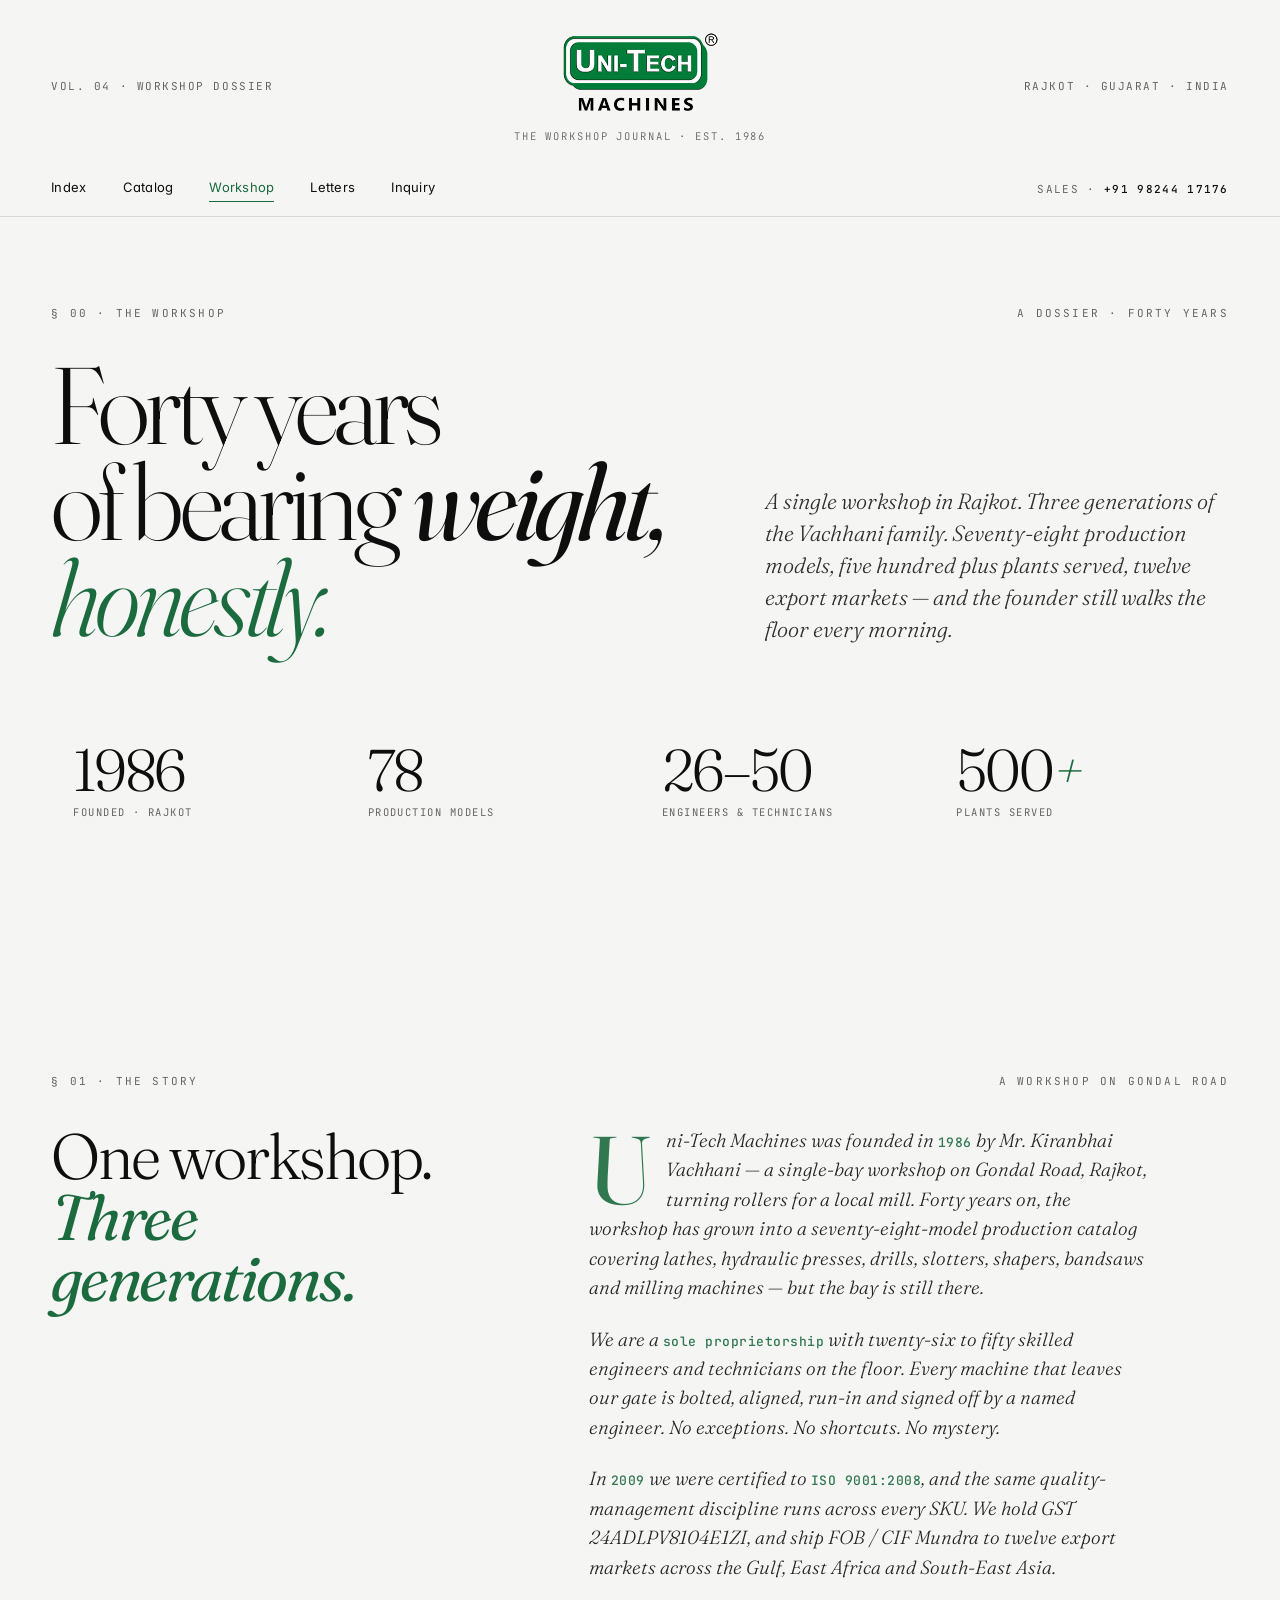
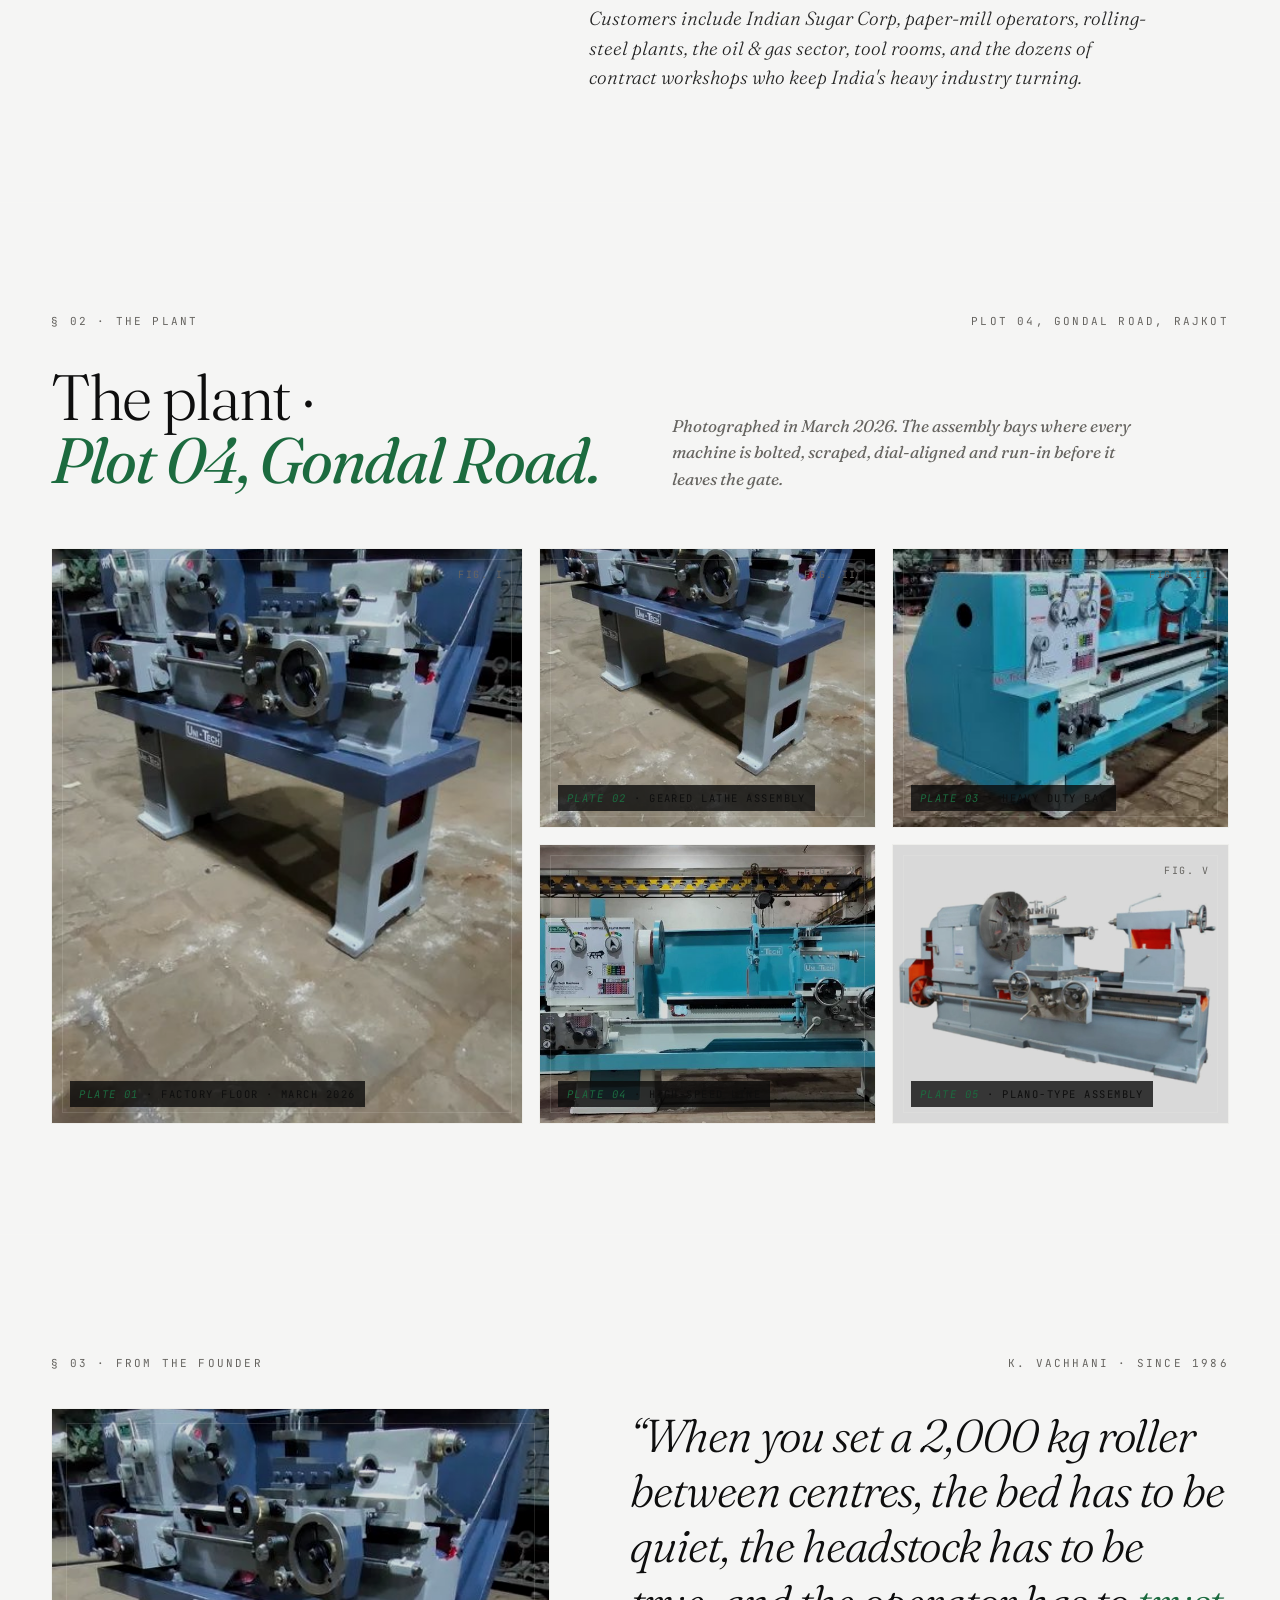
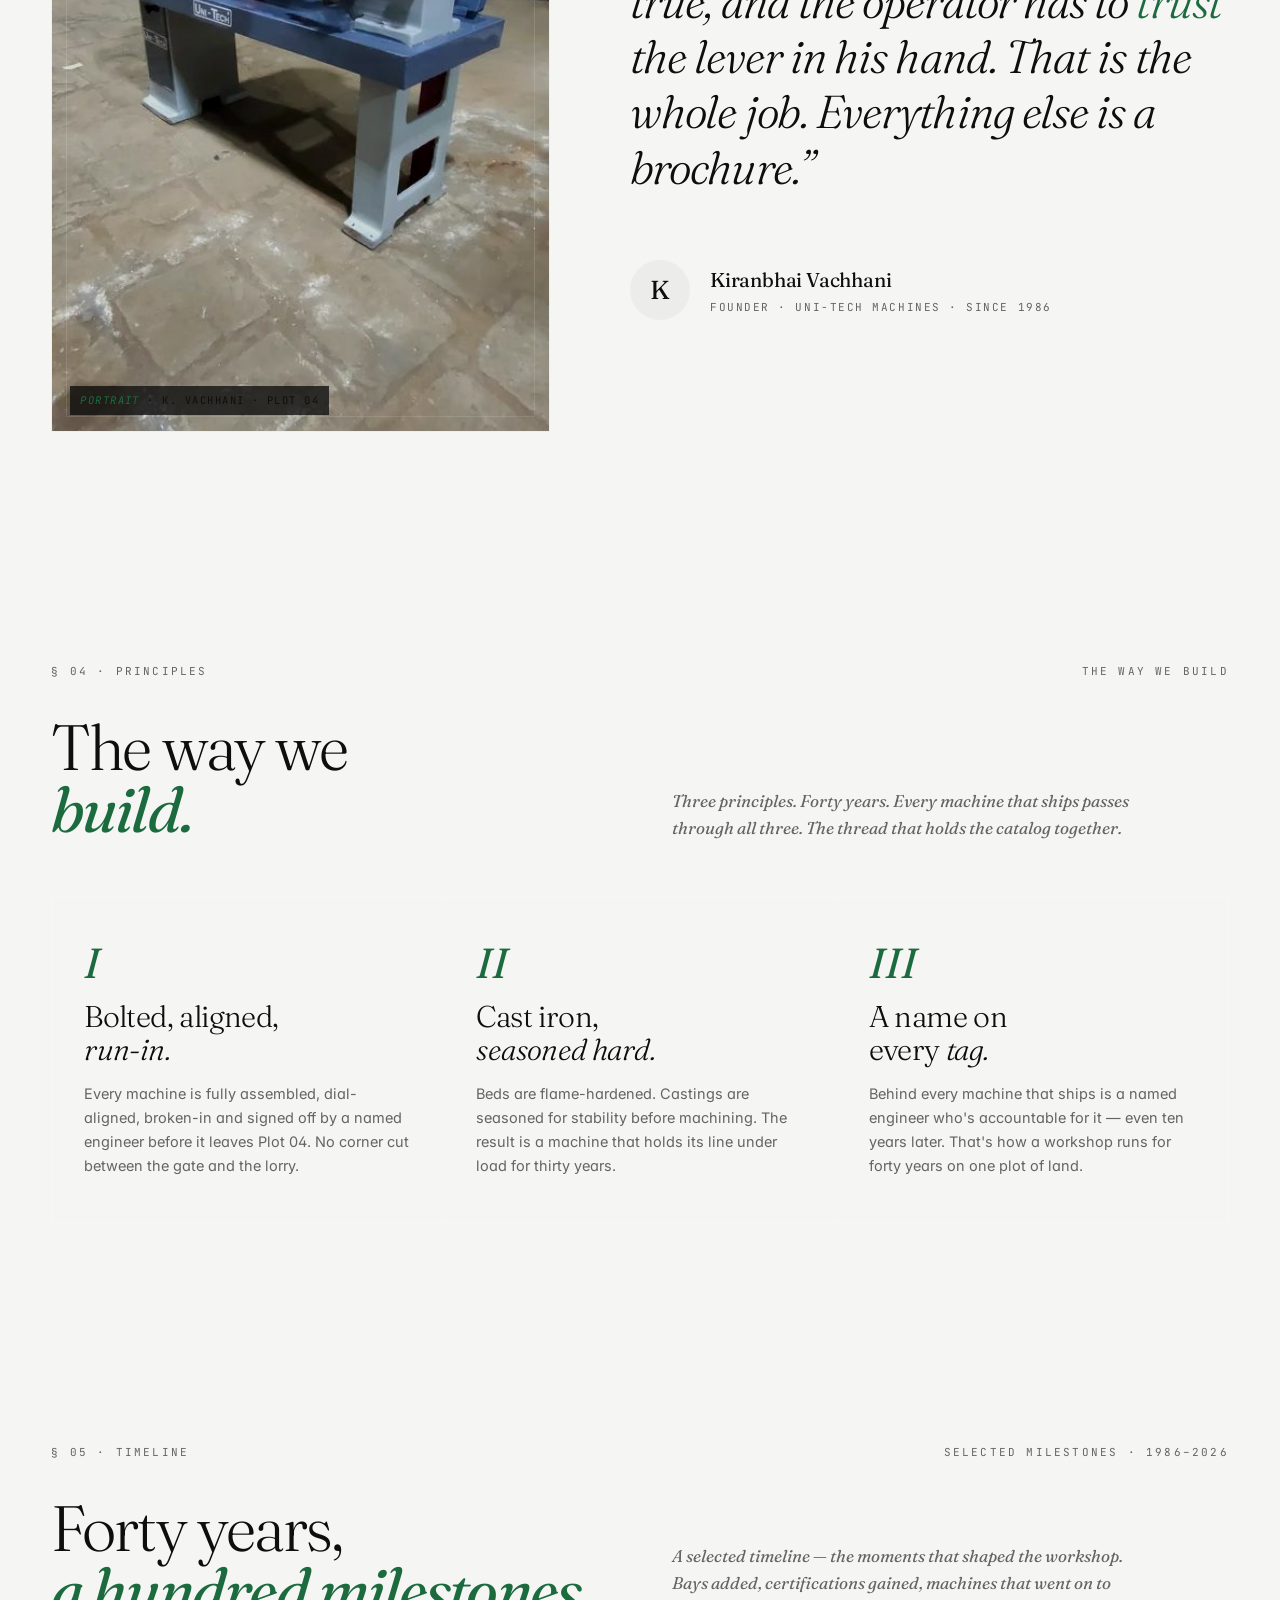
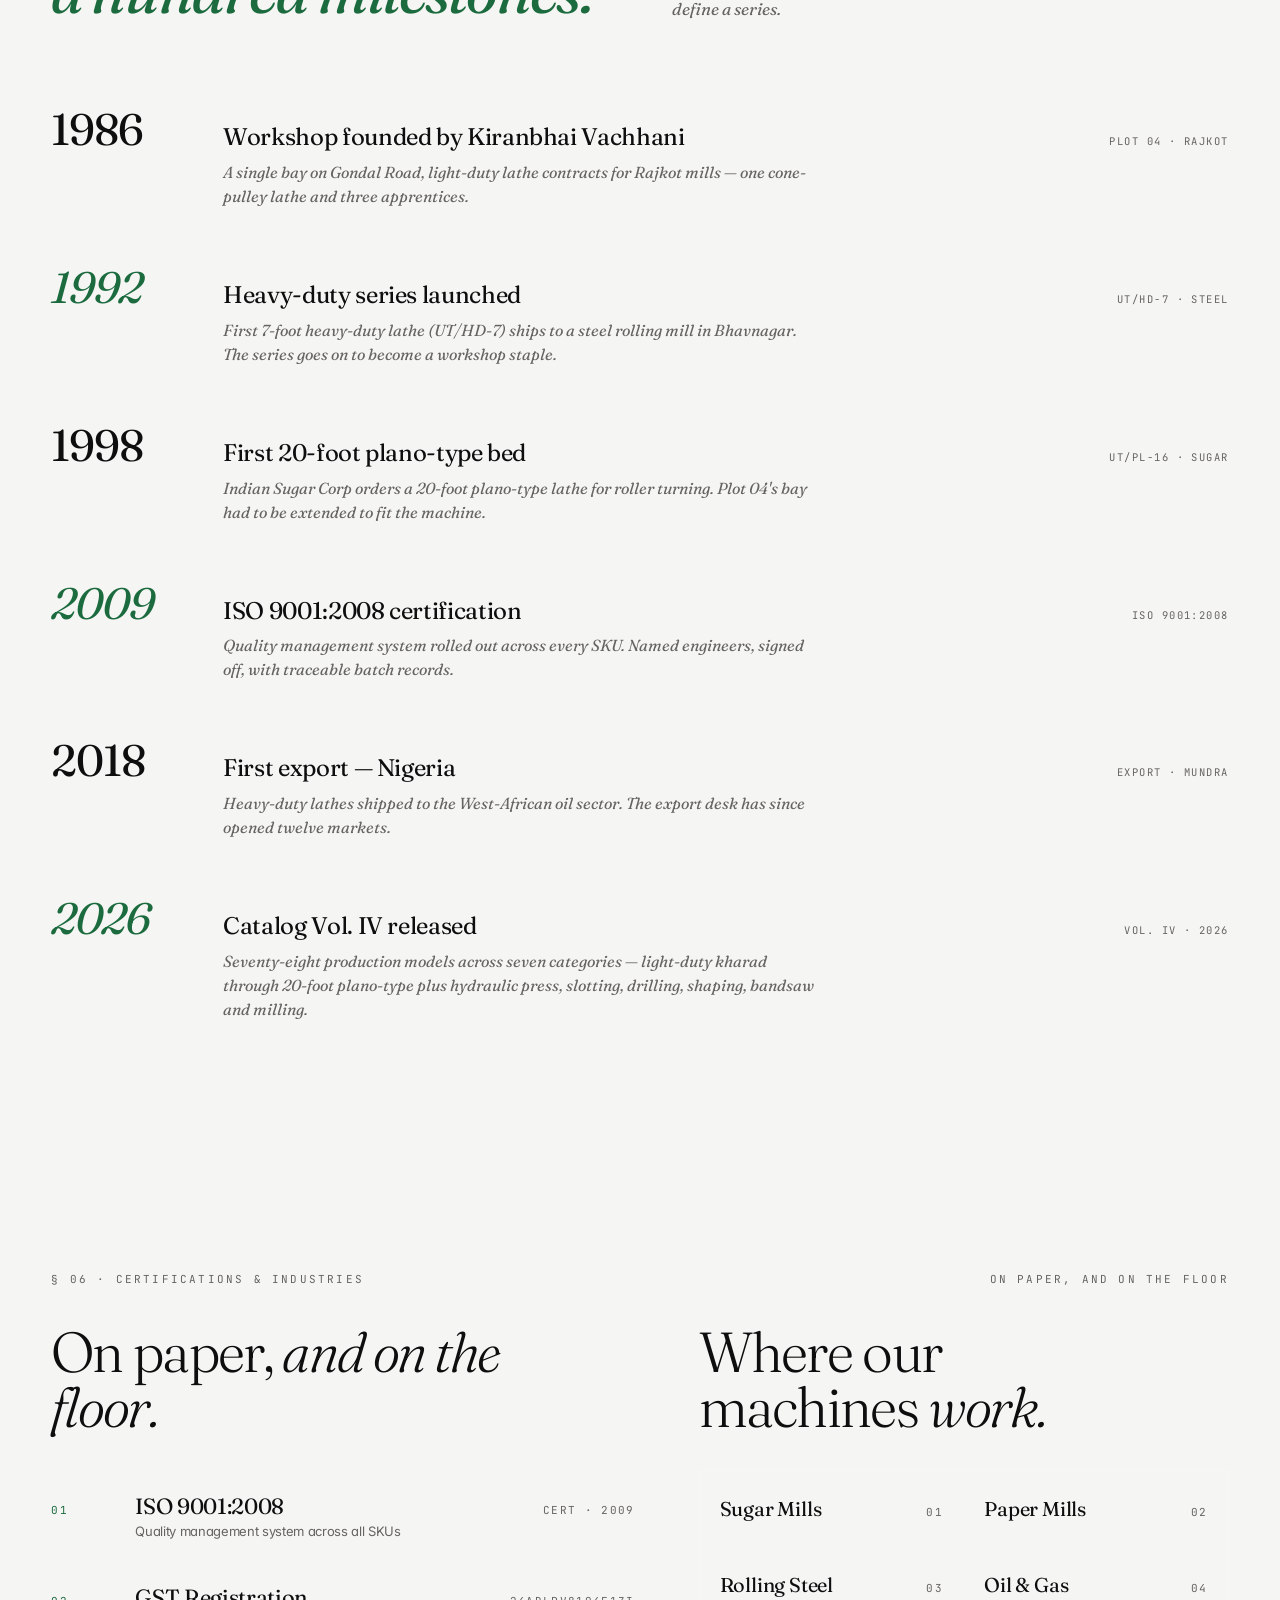
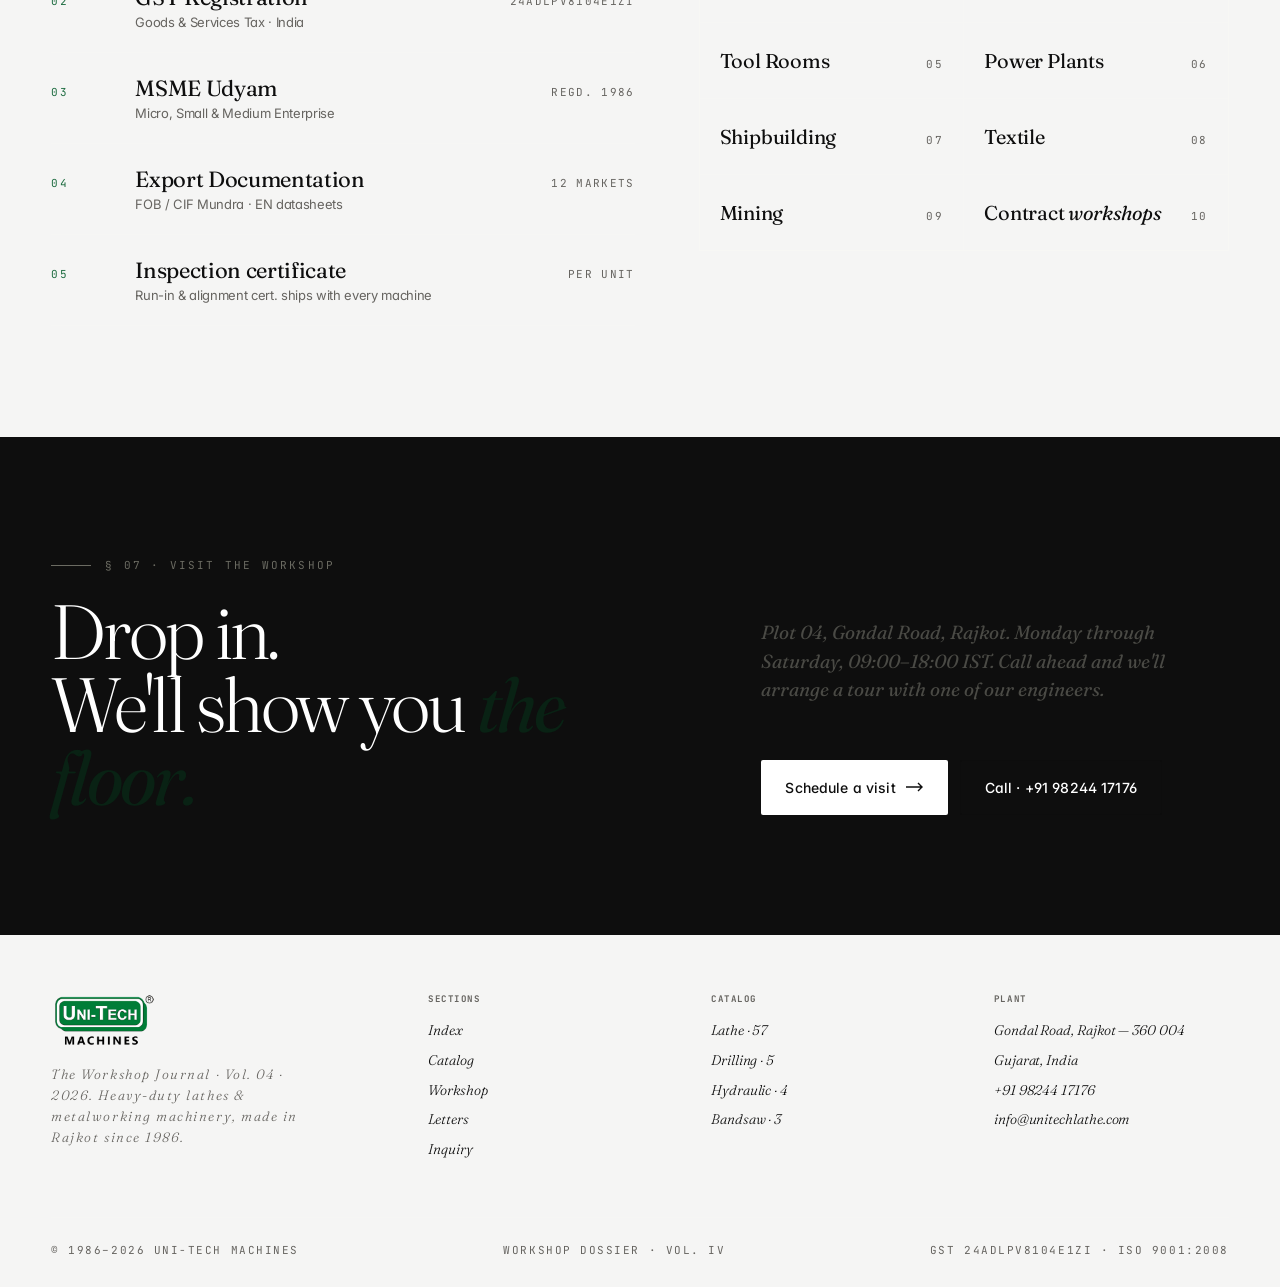
<file: about-journal.html>
<!doctype html>
<html lang="en">
<head>
  <meta charset="UTF-8" />
  <meta name="viewport" content="width=device-width, initial-scale=1" />

  <!-- Primary SEO -->
  <title>The Workshop — About Uni-Tech Machines | Lathe Manufacturer Since 1986</title>
  <meta name="description" content="Founded 1986 by Kiranbhai Vachhani. 40 years of building heavy-duty lathes, hydraulic press and metalworking machinery on Gondal Road, Rajkot. 26-50 engineers, 78 production models, 500+ plants served, 12 export markets. ISO 9001:2008 certified." />
  <meta name="keywords" content="Uni-Tech Machines about, Kiranbhai Vachhani, lathe manufacturer Rajkot, ISO 9001 2008 lathe manufacturer, industrial machinery Gujarat, MSME lathe maker, since 1986" />
  <meta name="author" content="Uni-Tech Machines" />
  <meta name="robots" content="index, follow, max-image-preview:large" />
  <link rel="canonical" href="https://unitechlathe.com/about.html" />
  <meta name="theme-color" content="#0E8A47" />
  <link rel="icon" href="img/logos/fevicon.png" />
  <link rel="apple-touch-icon" href="img/logos/unitech-logo-rounded.png" />
  <link rel="manifest" href="manifest.webmanifest" />
  <meta name="format-detection" content="telephone=yes" />
  <meta name="mobile-web-app-capable" content="yes" />

  <!-- Open Graph -->
  <meta property="og:type" content="website" />
  <meta property="og:site_name" content="Uni-Tech Machines" />
  <meta property="og:title" content="The Workshop — About Uni-Tech Machines | Lathe Manufacturer Since 1986" />
  <meta property="og:description" content="Founded 1986 by Kiranbhai Vachhani. 40 years of building heavy-duty lathes, hydraulic press and metalworking machinery on Gondal Road, Rajkot. 26-50 engineers, 78 production models, 500+ plants served, 12 export markets. ISO 9001:2008 certified." />
  <meta property="og:url" content="https://unitechlathe.com/about.html" />
  <meta property="og:image" content="https://unitechlathe.com/img/products/uni-tech-geared-lathes.jpg" />
  <meta property="og:locale" content="en_IN" />

  <!-- Twitter -->
  <meta name="twitter:card" content="summary_large_image" />
  <meta name="twitter:title" content="The Workshop — About Uni-Tech Machines | Lathe Manufacturer Since 1986" />
  <meta name="twitter:description" content="Founded 1986 by Kiranbhai Vachhani. 40 years of building heavy-duty lathes, hydraulic press and metalworking machinery on Gondal Road, Rajkot. 26-50 engineers, 78 production models, 500+ plants served, 12 export markets. ISO 9001:2008 certified." />
  <meta name="twitter:image" content="https://unitechlathe.com/img/products/uni-tech-geared-lathes.jpg" />
  <link rel="preconnect" href="https://fonts.googleapis.com" />
  <link rel="preconnect" href="https://fonts.gstatic.com" crossorigin />
  <link href="https://fonts.googleapis.com/css2?family=Fraunces:ital,opsz,wght@0,9..144,300..700;1,9..144,300..700&family=Inter:wght@300;400;500;600;700&family=JetBrains+Mono:wght@400;500&display=swap" rel="stylesheet" />
  <link rel="stylesheet" href="css/base.css" />
  <!-- Published theme (overwritten by Theme Studio → Publish to site). Loads BEFORE customizer JS so visitors get the published theme with no flash. -->
  <link rel="stylesheet" href="css/theme-published.css" id="utm-theme-published" />
  <!-- Theme Studio — live color/font customizer. Activates with ?customize or Ctrl+Shift+T -->
  <script src="js/theme-customizer.js" defer></script>
  <style>
    body{ background: var(--ink-2); }

    /* ===== Masthead ===== */
    .masthead{ padding: 28px 0 18px; border-bottom: 1px solid rgba(245,244,239,.08); }
    .masthead-inner{ display:grid; grid-template-columns: 1fr auto 1fr; gap: 24px; align-items: center; }
    .masthead .left,.masthead .right{ font-family: var(--f-mono); font-size: 11px; letter-spacing:.14em; text-transform:uppercase; color: var(--bone-mute); }
    .masthead .right{ text-align: right; }
    .masthead .center{ font-family: var(--f-display); font-style: italic; font-weight: 300; font-size: 32px; letter-spacing: -0.01em; text-align: center; }
    .masthead .center small{ display:block; font-family: var(--f-mono); font-size: 10.5px; letter-spacing:.18em; text-transform: uppercase; color: var(--bone-mute); margin-top: 6px; font-style: normal; }

    .nav2{ display:flex; justify-content:space-between; align-items: center; padding: 14px 0; border-bottom: 1px solid rgba(245,244,239,.08); position: sticky; top:0; z-index: 50; background: rgba(18,18,18,.85); backdrop-filter: blur(12px); }
    .nav2 .wrap{ display:flex; justify-content:space-between; align-items: center; }
    .nav2-links{ display:flex; gap: 36px; }
    .nav2-links a{ font-family: var(--f-sans); font-size: 13px; color: var(--bone); letter-spacing: 0.02em; padding-bottom: 4px; border-bottom: 1px solid transparent; }
    .nav2-links a:hover, .nav2-links a.active{ border-color: var(--rust); color: var(--rust); }
    .nav2 .meta{ font-family: var(--f-mono); font-size: 11px; letter-spacing:.12em; color: var(--bone-mute); text-transform: uppercase; }
    .nav2 .meta b{ color: var(--bone); font-weight: 500; }

    .smark{ font-family: var(--f-mono); font-size: 11px; letter-spacing: .2em; text-transform: uppercase; color: var(--bone-mute); display:flex; align-items:center; gap: 14px; margin-bottom: 36px; }
    .smark .line{ flex: 1; height:1px; background: rgba(245,244,239,.12); }

    /* ===== Front matter (hero) ===== */
    .front{ padding: 88px 0 110px; border-bottom: 1px solid rgba(245,244,239,.08); }
    .front h1{
      font-family: var(--f-display); font-weight: 300;
      font-size: clamp(60px, 8.5vw, 156px);
      line-height: 0.88; letter-spacing: -0.045em;
      max-width: 14ch;
    }
    .front h1 em{ font-style: italic; font-weight: 400; }
    .front h1 .ru{ color: var(--rust); font-style: italic; }
    .front-grid{ display:grid; grid-template-columns: 1.4fr 1fr; gap: 64px; align-items: end; }
    .front .deck{
      font-family: var(--f-display); font-style: italic; font-weight: 300;
      font-size: 22px; line-height: 1.45;
      color: var(--bone); opacity: .85; max-width: 38ch;
    }

    /* tag-strip of stamps */
    .stamps{
      display:grid; grid-template-columns: repeat(4, 1fr); gap: 0;
      border-top: 1px solid rgba(245,244,239,.08); margin-top: 64px;
    }
    .stamp-cell{
      padding: 32px 22px;
      border-right: 1px solid rgba(245,244,239,.08);
      display:flex; flex-direction: column; gap: 8px;
    }
    .stamp-cell:last-child{ border-right: 0; }
    .stamp-cell h3{
      font-family: var(--f-display); font-weight: 300;
      font-size: clamp(40px, 4.6vw, 72px); line-height: 0.9; letter-spacing: -0.035em;
    }
    .stamp-cell h3 em{ font-style: italic; color: var(--rust); }
    .stamp-cell p{ font-family: var(--f-mono); font-size: 10.5px; letter-spacing: .14em; text-transform: uppercase; color: var(--bone-mute); }

    /* ===== Story (editorial column) ===== */
    .story{ padding: 110px 0; border-bottom: 1px solid rgba(245,244,239,.08); }
    .story-grid{ display:grid; grid-template-columns: 1fr 1.4fr; gap: 80px; align-items: start; }
    .story h2{ font-family: var(--f-display); font-weight: 300; font-size: clamp(40px, 5vw, 80px); line-height: 0.95; letter-spacing: -0.035em; max-width: 12ch; }
    .story h2 em{ font-style: italic; color: var(--rust); font-weight: 400; }
    .story .col{ display:flex; flex-direction: column; gap: 22px; max-width: 56ch; }
    .story .col p{ font-family: var(--f-display); font-style: italic; font-weight: 300; font-size: 19px; line-height: 1.55; color: var(--bone); opacity: .9; }
    .story .col p b{ color: var(--rust); font-style: normal; font-weight: 500; font-family: var(--f-mono); font-size: 13px; letter-spacing: .04em; }
    .story .col p:first-child::first-letter{
      font-family: var(--f-display); font-style: normal; font-weight: 400;
      font-size: 96px; line-height: 0.78;
      float: left; margin-right: 14px; margin-top: 6px;
      color: var(--rust);
    }

    /* ===== Plant gallery ===== */
    .plant{ padding: 110px 0; border-bottom: 1px solid rgba(245,244,239,.08); }
    .plant .head{ display:grid; grid-template-columns: 1fr 1fr; gap: 64px; align-items: end; margin-bottom: 56px; }
    .plant .head h2{ font-family: var(--f-display); font-weight: 300; font-size: clamp(40px, 5vw, 72px); line-height: 0.98; letter-spacing: -0.03em; max-width: 18ch; }
    .plant .head h2 em{ font-style: italic; color: var(--rust); font-weight: 400; }
    .plant .head .col-text{ font-family: var(--f-display); font-style: italic; font-size: 17px; line-height: 1.55; color: var(--bone-mute); max-width: 44ch; }

    .plant-grid{ display:grid; grid-template-columns: 1.4fr 1fr 1fr; grid-template-rows: 280px 280px; gap: 16px; }
    .pframe{
      position: relative; overflow: hidden; background: var(--ink-3);
      border: 1px solid rgba(245,244,239,.08);
    }
    .pframe img{ width: 100%; height: 100%; object-fit: cover; filter: contrast(1.04) saturate(.9) brightness(.85); }
    .pframe::before{ content:""; position:absolute; inset: 10px; border: 1px solid rgba(245,244,239,.12); pointer-events: none; z-index: 1; }
    .pframe .stamp{
      position:absolute; left: 18px; bottom: 16px; z-index: 2;
      font-family: var(--f-mono); font-size: 10.5px; letter-spacing: .14em; text-transform: uppercase;
      background: rgba(10,10,10,.78); padding: 5px 9px; color: var(--bone);
    }
    .pframe .stamp em{ color: var(--rust); font-style: italic; }
    .pframe .corner{ position:absolute; top: 18px; right: 18px; z-index: 2; font-family: var(--f-mono); font-size: 10px; color: var(--bone-mute); letter-spacing: .16em; }
    .pframe.tall{ grid-row: 1 / 3; }

    /* ===== Principles ===== */
    .vals{ padding: 110px 0; border-bottom: 1px solid rgba(245,244,239,.08); }
    .vals .head{ display:grid; grid-template-columns: 1fr 1fr; gap: 64px; align-items: end; margin-bottom: 56px; }
    .vals .head h2{ font-family: var(--f-display); font-weight: 300; font-size: clamp(40px, 5vw, 72px); line-height: 0.98; letter-spacing: -0.03em; max-width: 14ch; }
    .vals .head h2 em{ font-style: italic; color: var(--rust); font-weight: 400; }
    .vals .head .col-text{ font-family: var(--f-display); font-style: italic; font-size: 17px; line-height: 1.55; color: var(--bone-mute); max-width: 42ch; }
    .vgrid{ display:grid; grid-template-columns: repeat(3, 1fr); gap: 1px; background: rgba(245,244,239,.08); border: 1px solid rgba(245,244,239,.08); }
    .vcell{ background: var(--ink-2); padding: 44px 32px; display:flex; flex-direction: column; gap: 16px; min-height: 320px; }
    .vcell .roman{ font-family: var(--f-display); font-style: italic; font-size: 42px; line-height: 1; color: var(--rust); font-weight: 400; }
    .vcell h3{ font-family: var(--f-display); font-weight: 300; font-size: 30px; line-height: 1.1; letter-spacing: -0.02em; }
    .vcell h3 em{ font-style: italic; }
    .vcell p{ color: var(--bone-mute); font-size: 14.5px; line-height: 1.65; }

    /* ===== Timeline (long table) ===== */
    .tline{ padding: 110px 0; border-bottom: 1px solid rgba(245,244,239,.08); }
    .tline .head{ display:grid; grid-template-columns: 1fr 1fr; gap: 64px; align-items: end; margin-bottom: 56px; }
    .tline .head h2{ font-family: var(--f-display); font-weight: 300; font-size: clamp(40px, 5vw, 72px); line-height: 0.98; letter-spacing: -0.03em; max-width: 14ch; }
    .tline .head h2 em{ font-style: italic; color: var(--rust); font-weight: 400; }
    .tline .head .col-text{ font-family: var(--f-display); font-style: italic; font-size: 17px; line-height: 1.55; color: var(--bone-mute); max-width: 44ch; }

    .tline-rows{ border-top: 1px solid rgba(245,244,239,.08); }
    .tline-row{
      display:grid; grid-template-columns: 140px 1fr 200px; gap: 32px;
      padding: 28px 0; border-bottom: 1px solid rgba(245,244,239,.08); align-items: baseline;
      transition: background .25s var(--ease), padding-left .25s var(--ease);
    }
    .tline-row:hover{ background: rgba(245,244,239,.02); padding-left: 12px; }
    .tline-row:hover .tline-headline{ color: var(--rust); }
    .tline-year{ font-family: var(--f-display); font-size: 44px; line-height: 1; letter-spacing: -0.025em; }
    .tline-year em{ font-style: italic; color: var(--rust); font-weight: 400; }
    .tline-headline{ font-family: var(--f-display); font-size: 24px; letter-spacing: -0.015em; line-height: 1.2; transition: color .25s var(--ease); }
    .tline-desc{ font-family: var(--f-display); font-style: italic; font-size: 16px; color: var(--bone-mute); margin-top: 8px; max-width: 60ch; line-height: 1.5; }
    .tline-tag{ font-family: var(--f-mono); font-size: 10.5px; letter-spacing: .14em; text-transform: uppercase; color: var(--bone-mute); text-align: right; }

    /* ===== Certifications & industries ===== */
    .certs{ padding: 110px 0; border-bottom: 1px solid rgba(245,244,239,.08); }
    .certs-grid{ display:grid; grid-template-columns: 1.1fr 1fr; gap: 64px; align-items: start; }
    .cert-list{ border-top: 1px solid rgba(245,244,239,.08); }
    .cert-row{
      padding: 22px 0; border-bottom: 1px solid rgba(245,244,239,.08);
      display:grid; grid-template-columns: 60px 1fr 160px; gap: 24px; align-items: baseline;
    }
    .cert-row .num{ font-family: var(--f-mono); font-size: 11px; color: var(--rust); letter-spacing: .14em; }
    .cert-row .name{ font-family: var(--f-display); font-size: 22px; letter-spacing: -0.015em; line-height: 1.2; }
    .cert-row .name span{ display:block; font-family: var(--f-sans); font-size: 13px; color: var(--bone-mute); margin-top: 4px; font-weight: 400; }
    .cert-row .ref{ font-family: var(--f-mono); font-size: 11px; color: var(--bone-mute); letter-spacing: .12em; text-transform: uppercase; text-align: right; }

    .ind-list{ display:grid; grid-template-columns: 1fr 1fr; gap: 1px; background: rgba(245,244,239,.08); border: 1px solid rgba(245,244,239,.08); }
    .icell{ background: var(--ink-2); padding: 22px 20px; display:flex; justify-content: space-between; align-items: baseline; gap: 12px; font-family: var(--f-display); font-size: 20px; letter-spacing: -0.01em; }
    .icell:hover{ background: var(--ink-3); color: var(--rust); }
    .icell em{ font-style: italic; }
    .icell .num{ font-family: var(--f-mono); font-size: 11px; color: var(--bone-mute); letter-spacing: .14em; }

    /* ===== Founder quote ===== */
    .quote-section{
      padding: 120px 0; border-bottom: 1px solid rgba(245,244,239,.08);
    }
    .quote-grid{ display:grid; grid-template-columns: 1fr 1.2fr; gap: 80px; align-items: start; }
    .qphoto{ aspect-ratio: 4/5; overflow: hidden; background: var(--ink-3); position: relative; border: 1px solid rgba(245,244,239,.08); }
    .qphoto img{ width: 100%; height: 100%; object-fit: cover; filter: contrast(1.05) saturate(.9) brightness(.85); }
    .qphoto::before{ content:""; position:absolute; inset: 14px; border: 1px solid rgba(245,244,239,.12); pointer-events: none; z-index: 1; }
    .qphoto .stamp{ position:absolute; left:18px; bottom: 16px; font-family: var(--f-mono); font-size: 10.5px; letter-spacing: .14em; color: var(--bone); background: rgba(10,10,10,.75); padding: 6px 10px; text-transform: uppercase; z-index: 2; }
    .qphoto .stamp em{ color: var(--rust); font-style: italic; }

    .qtext{ font-family: var(--f-display); font-style: italic; font-weight: 300; font-size: clamp(28px, 3.6vw, 50px); line-height: 1.2; letter-spacing: -0.02em; color: var(--bone); }
    .qtext .ru{ color: var(--rust); }
    .qmeta{ display:flex; gap: 20px; align-items: center; padding-top: 28px; border-top: 1px solid rgba(245,244,239,.08); margin-top: 36px; }
    .qmeta .name{ font-family: var(--f-display); font-size: 20px; letter-spacing: -0.01em; }
    .qmeta .role{ font-family: var(--f-mono); font-size: 11px; color: var(--bone-mute); letter-spacing: .14em; text-transform: uppercase; display: block; margin-top: 4px; }

    /* ===== CTA ===== */
    .ab-cta{ background: var(--bone); color: var(--ink); padding: 120px 0; }
    .ab-cta .wrap{ display:grid; grid-template-columns: 1.4fr 1fr; gap: 56px; align-items: end; }
    .ab-cta h2{ font-family: var(--f-display); font-weight: 300; font-size: clamp(48px, 6vw, 96px); line-height: 0.95; letter-spacing: -0.035em; }
    .ab-cta h2 em{ font-style: italic; color: var(--rust-deep); font-weight: 400; }
    .ab-cta .signature{ font-family: var(--f-display); font-style: italic; font-size: 19px; line-height: 1.5; color: #4a4a45; max-width: 44ch; }
    .ab-cta .btn{ padding: 16px 24px; background: var(--ink); color: var(--bone); margin-top: 28px; margin-right: 12px; }
    .ab-cta .btn:hover{ background: var(--rust); color: var(--ink); }
    .ab-cta .btn-alt{ background: transparent; color: var(--ink); border: 1px solid rgba(10,10,10,.2); }
    .ab-cta .btn-alt:hover{ background: var(--ink); color: var(--bone); }

    /* ===== Colophon ===== */
    .colophon{ background: var(--ink-2); color: var(--bone-mute); border-top: 1px solid rgba(245,244,239,.1); padding: 56px 0 28px; font-family: var(--f-mono); font-size: 11px; letter-spacing: .14em; text-transform: uppercase; }
    .colophon .grid{ display:grid; grid-template-columns: 1.4fr 1fr 1fr 1fr; gap: 48px; }
    .colophon h5{ color: var(--bone-mute); margin-bottom: 14px; }
    .colophon ul{ display:flex; flex-direction: column; gap: 8px; }
    .colophon ul li{ font-family: var(--f-display); font-size: 14px; text-transform: none; letter-spacing: -0.005em; color: var(--bone); font-style: italic; font-weight: 300; }
    .colophon ul li a:hover{ color: var(--rust); }
    .colophon .title{ font-family: var(--f-display); font-style: italic; font-size: 28px; letter-spacing: -0.01em; color: var(--bone); text-transform: none; }
    .colophon .title-sub{ font-family: var(--f-display); font-size: 13.5px; color: var(--bone-mute); margin-top: 8px; max-width: 32ch; line-height: 1.55; font-style: italic; font-weight: 300; text-transform: none; }
    .colophon .row-bottom{ display:flex; justify-content:space-between; align-items: center; padding-top: 24px; border-top: 1px solid rgba(245,244,239,.08); margin-top: 56px; }

    @media (max-width: 1100px){
      .masthead-inner{ grid-template-columns: 1fr; text-align: center; }
      .masthead .left,.masthead .right{ text-align: center; }
      .front-grid{ grid-template-columns: 1fr; gap: 36px; }
      .stamps{ grid-template-columns: 1fr 1fr; }
      .stamp-cell:nth-child(2){ border-right: 0; }
      .stamp-cell:nth-child(1),.stamp-cell:nth-child(2){ border-bottom: 1px solid rgba(245,244,239,.08); }
      .story-grid{ grid-template-columns: 1fr; gap: 32px; }
      .plant .head{ grid-template-columns: 1fr; gap: 24px; }
      .plant-grid{ grid-template-columns: 1fr 1fr; grid-template-rows: auto auto auto; }
      .pframe.tall{ grid-column: 1 / -1; grid-row: auto; height: 320px; }
      .vals .head{ grid-template-columns: 1fr; gap: 24px; }
      .vgrid{ grid-template-columns: 1fr; }
      .tline .head{ grid-template-columns: 1fr; gap: 24px; }
      .tline-row{ grid-template-columns: 100px 1fr; }
      .tline-tag{ display: none; }
      .certs-grid{ grid-template-columns: 1fr; gap: 32px; }
      .quote-grid{ grid-template-columns: 1fr; gap: 32px; }
      .ab-cta .wrap{ grid-template-columns: 1fr; gap: 24px; }
      .colophon .grid{ grid-template-columns: 1fr 1fr; gap: 32px; }
    }
  </style>
<script src="js/site.js" defer></script>
</head>
<body>

  <!-- masthead -->
  <header class="masthead">
    <div class="wrap masthead-inner">
      <div class="left">Vol. 04 · Workshop dossier</div>
      <div class="center"><img src="img/logos/unitech-logo-only.png" width="320" height="170" alt="Uni-Tech" class="brand-logo" data-utm-logo loading="eager" decoding="async" fetchpriority="high" /><small>The Workshop Journal · est. 1986</small></div>
      <div class="right">Rajkot · Gujarat · India</div>
    </div>
  </header>

  <!-- sticky nav -->
  <nav class="nav2">
    <div class="wrap">
      <div class="nav2-links">
        <a href="index.html">Index</a>
        <a href="catalog.html">Catalog</a>
        <a href="about.html" class="active">Workshop</a>
        <a href="testimonials.html">Letters</a>
        <a href="contact.html">Inquiry</a>
      </div>
      <div class="meta">Sales · <b>+91 98244 17176</b></div>
    </div>
  </nav>


  <main>
  <!-- Front matter -->
  <section class="front" data-screen-label="About">
    <div class="wrap">
      <div class="smark"><span>§ 00 · The Workshop</span><span class="line"></span><span>A dossier · forty years</span></div>
      <div class="front-grid">
        <h1>Forty years<br />of bearing <em>weight,</em><br /><span class="ru">honestly.</span></h1>
        <p class="deck">A single workshop in Rajkot. Three generations of the Vachhani family. Seventy-eight production models, five hundred plus plants served, twelve export markets — and the founder still walks the floor every morning.</p>
      </div>
      <div class="stamps">
        <div class="stamp-cell"><h3>1986</h3><p>Founded · Rajkot</p></div>
        <div class="stamp-cell"><h3>78</h3><p>Production models</p></div>
        <div class="stamp-cell"><h3>26–50</h3><p>Engineers &amp; technicians</p></div>
        <div class="stamp-cell"><h3>500<em>+</em></h3><p>Plants served</p></div>
      </div>
    </div>
  </section>

  <!-- Story -->
  <section class="story">
    <div class="wrap">
      <div class="smark"><span>§ 01 · The story</span><span class="line"></span><span>A workshop on Gondal Road</span></div>
      <div class="story-grid">
        <h2>One workshop. <em>Three generations.</em></h2>
        <div class="col">
          <p>Uni-Tech Machines was founded in <b>1986</b> by Mr. Kiranbhai Vachhani — a single-bay workshop on Gondal Road, Rajkot, turning rollers for a local mill. Forty years on, the workshop has grown into a seventy-eight-model production catalog covering lathes, hydraulic presses, drills, slotters, shapers, bandsaws and milling machines — but the bay is still there.</p>
          <p>We are a <b>sole proprietorship</b> with twenty-six to fifty skilled engineers and technicians on the floor. Every machine that leaves our gate is bolted, aligned, run-in and signed off by a named engineer. No exceptions. No shortcuts. No mystery.</p>
          <p>In <b>2009</b> we were certified to <b>ISO 9001:2008</b>, and the same quality-management discipline runs across every SKU. We hold GST 24ADLPV8104E1ZI, and ship FOB / CIF Mundra to twelve export markets across the Gulf, East Africa and South-East Asia.</p>
          <p>Customers include Indian Sugar Corp, paper-mill operators, rolling-steel plants, the oil &amp; gas sector, tool rooms, and the dozens of contract workshops who keep India's heavy industry turning.</p>
        </div>
      </div>
    </div>
  </section>

  <!-- Plant -->
  <section class="plant">
    <div class="wrap">
      <div class="smark"><span>§ 02 · The plant</span><span class="line"></span><span>Plot 04, Gondal Road, Rajkot</span></div>
      <div class="head">
        <h2>The plant ·<br /><em>Plot 04, Gondal Road.</em></h2>
        <p class="col-text">Photographed in March 2026. The assembly bays where every machine is bolted, scraped, dial-aligned and run-in before it leaves the gate.</p>
      </div>
      <div class="plant-grid">
        <div class="pframe tall">
          <img src="img/products/uni-tech-geared-lathes.jpg" width="461" height="1000" alt="Factory floor at Uni-Tech Machines, Rajkot" loading="eager" decoding="async" fetchpriority="high" />
          <div class="corner">FIG. I</div>
          <div class="stamp"><em>Plate 01</em> · Factory floor · March 2026</div>
        </div>
        <div class="pframe">
          <img src="img/products/uni-tech-geared-lathes.jpg" width="461" height="1000" alt="Geared lathes line" loading="lazy" decoding="async" />
          <div class="corner">FIG. II</div>
          <div class="stamp"><em>Plate 02</em> · Geared lathe assembly</div>
        </div>
        <div class="pframe">
          <img src="img/products/heavy-duty-gear-head-lathe-machine.jpg" width="500" height="231" alt="Heavy duty gear head lathe" loading="lazy" decoding="async" />
          <div class="corner">FIG. III</div>
          <div class="stamp"><em>Plate 03</em> · Heavy duty bay</div>
        </div>
        <div class="pframe">
          <img src="img/products/all-geared-high-speed-lathe-machine.jpg" width="1000" height="490" alt="All geared high speed lathe" loading="lazy" decoding="async" />
          <div class="corner">FIG. IV</div>
          <div class="stamp"><em>Plate 04</em> · High-speed line</div>
        </div>
        <div class="pframe">
          <img src="img/products/heavy-duty-plano-type-lathe-machine.jpg" width="1000" height="1000" alt="Plano-type heavy duty lathe" loading="lazy" decoding="async" />
          <div class="corner">FIG. V</div>
          <div class="stamp"><em>Plate 05</em> · Plano-type assembly</div>
        </div>
      </div>
    </div>
  </section>

  <!-- Founder quote -->
  <section class="quote-section">
    <div class="wrap">
      <div class="smark"><span>§ 03 · From the founder</span><span class="line"></span><span>K. Vachhani · since 1986</span></div>
      <div class="quote-grid">
        <div class="qphoto">
          <img src="img/products/uni-tech-geared-lathes.jpg" width="461" height="1000" alt="Founder portrait placeholder" loading="lazy" decoding="async" />
          <div class="stamp"><em>Portrait</em> · K. Vachhani · Plot 04</div>
        </div>
        <div>
          <p class="qtext">
            “When you set a 2,000 kg roller between centres, the bed has to be quiet, the headstock has to be true, and the operator has to <span class="ru">trust</span> the lever in his hand. That is the whole job. Everything else is a brochure.”
          </p>
          <div class="qmeta">
            <div style="width: 60px; height: 60px; border-radius: 50%; background: var(--ink-3); display:grid; place-items:center; font-family: var(--f-display); font-size: 26px; border: 1px solid rgba(245,244,239,.12);">K</div>
            <div>
              <div class="name">Kiranbhai Vachhani</div>
              <div class="role">Founder · Uni-Tech Machines · since 1986</div>
            </div>
          </div>
        </div>
      </div>
    </div>
  </section>

  <!-- Principles -->
  <section class="vals">
    <div class="wrap">
      <div class="smark"><span>§ 04 · Principles</span><span class="line"></span><span>The way we build</span></div>
      <div class="head">
        <h2>The way we<br /><em>build.</em></h2>
        <p class="col-text">Three principles. Forty years. Every machine that ships passes through all three. The thread that holds the catalog together.</p>
      </div>
      <div class="vgrid">
        <div class="vcell">
          <span class="roman"><em>I</em></span>
          <h3>Bolted, aligned,<br /><em>run-in.</em></h3>
          <p>Every machine is fully assembled, dial-aligned, broken-in and signed off by a named engineer before it leaves Plot 04. No corner cut between the gate and the lorry.</p>
        </div>
        <div class="vcell">
          <span class="roman"><em>II</em></span>
          <h3>Cast iron,<br /><em>seasoned hard.</em></h3>
          <p>Beds are flame-hardened. Castings are seasoned for stability before machining. The result is a machine that holds its line under load for thirty years.</p>
        </div>
        <div class="vcell">
          <span class="roman"><em>III</em></span>
          <h3>A name on<br />every <em>tag.</em></h3>
          <p>Behind every machine that ships is a named engineer who's accountable for it — even ten years later. That's how a workshop runs for forty years on one plot of land.</p>
        </div>
      </div>
    </div>
  </section>

  <!-- Timeline -->
  <section class="tline">
    <div class="wrap">
      <div class="smark"><span>§ 05 · Timeline</span><span class="line"></span><span>Selected milestones · 1986–2026</span></div>
      <div class="head">
        <h2>Forty years,<br /><em>a hundred milestones.</em></h2>
        <p class="col-text">A selected timeline — the moments that shaped the workshop. Bays added, certifications gained, machines that went on to define a series.</p>
      </div>
      <div class="tline-rows">
        <div class="tline-row">
          <div class="tline-year">1986</div>
          <div>
            <div class="tline-headline">Workshop founded by Kiranbhai Vachhani</div>
            <div class="tline-desc">A single bay on Gondal Road, light-duty lathe contracts for Rajkot mills — one cone-pulley lathe and three apprentices.</div>
          </div>
          <div class="tline-tag">PLOT 04 · RAJKOT</div>
        </div>
        <div class="tline-row">
          <div class="tline-year"><em>1992</em></div>
          <div>
            <div class="tline-headline">Heavy-duty series launched</div>
            <div class="tline-desc">First 7-foot heavy-duty lathe (UT/HD-7) ships to a steel rolling mill in Bhavnagar. The series goes on to become a workshop staple.</div>
          </div>
          <div class="tline-tag">UT/HD-7 · STEEL</div>
        </div>
        <div class="tline-row">
          <div class="tline-year">1998</div>
          <div>
            <div class="tline-headline">First 20-foot plano-type bed</div>
            <div class="tline-desc">Indian Sugar Corp orders a 20-foot plano-type lathe for roller turning. Plot 04's bay had to be extended to fit the machine.</div>
          </div>
          <div class="tline-tag">UT/PL-16 · SUGAR</div>
        </div>
        <div class="tline-row">
          <div class="tline-year"><em>2009</em></div>
          <div>
            <div class="tline-headline">ISO 9001:2008 certification</div>
            <div class="tline-desc">Quality management system rolled out across every SKU. Named engineers, signed off, with traceable batch records.</div>
          </div>
          <div class="tline-tag">ISO 9001:2008</div>
        </div>
        <div class="tline-row">
          <div class="tline-year">2018</div>
          <div>
            <div class="tline-headline">First export — Nigeria</div>
            <div class="tline-desc">Heavy-duty lathes shipped to the West-African oil sector. The export desk has since opened twelve markets.</div>
          </div>
          <div class="tline-tag">EXPORT · MUNDRA</div>
        </div>
        <div class="tline-row">
          <div class="tline-year"><em>2026</em></div>
          <div>
            <div class="tline-headline">Catalog Vol. IV released</div>
            <div class="tline-desc">Seventy-eight production models across seven categories — light-duty kharad through 20-foot plano-type plus hydraulic press, slotting, drilling, shaping, bandsaw and milling.</div>
          </div>
          <div class="tline-tag">VOL. IV · 2026</div>
        </div>
      </div>
    </div>
  </section>

  <!-- Certifications + industries -->
  <section class="certs">
    <div class="wrap">
      <div class="smark"><span>§ 06 · Certifications &amp; industries</span><span class="line"></span><span>On paper, and on the floor</span></div>
      <div class="certs-grid">
        <div>
          <h2 style="font-family: var(--f-display); font-weight: 300; font-size: clamp(36px, 4.4vw, 60px); line-height: 0.98; letter-spacing: -0.03em; margin-bottom: 36px; max-width: 16ch;">On paper, <em>and on the floor.</em></h2>
          <div class="cert-list">
            <div class="cert-row"><span class="num">01</span><span class="name">ISO 9001:2008<span>Quality management system across all SKUs</span></span><span class="ref">CERT · 2009</span></div>
            <div class="cert-row"><span class="num">02</span><span class="name">GST Registration<span>Goods &amp; Services Tax · India</span></span><span class="ref">24ADLPV8104E1ZI</span></div>
            <div class="cert-row"><span class="num">03</span><span class="name">MSME Udyam<span>Micro, Small &amp; Medium Enterprise</span></span><span class="ref">REGD. 1986</span></div>
            <div class="cert-row"><span class="num">04</span><span class="name">Export Documentation<span>FOB / CIF Mundra · EN datasheets</span></span><span class="ref">12 MARKETS</span></div>
            <div class="cert-row"><span class="num">05</span><span class="name">Inspection certificate<span>Run-in &amp; alignment cert. ships with every machine</span></span><span class="ref">PER UNIT</span></div>
          </div>
        </div>
        <div>
          <h2 style="font-family: var(--f-display); font-weight: 300; font-size: clamp(36px, 4.4vw, 60px); line-height: 0.98; letter-spacing: -0.03em; margin-bottom: 36px; max-width: 14ch;">Where our<br />machines <em>work.</em></h2>
          <div class="ind-list">
            <div class="icell"><span>Sugar Mills</span><span class="num">01</span></div>
            <div class="icell"><span>Paper Mills</span><span class="num">02</span></div>
            <div class="icell"><span>Rolling Steel</span><span class="num">03</span></div>
            <div class="icell"><span>Oil &amp; Gas</span><span class="num">04</span></div>
            <div class="icell"><span>Tool Rooms</span><span class="num">05</span></div>
            <div class="icell"><span>Power Plants</span><span class="num">06</span></div>
            <div class="icell"><span>Shipbuilding</span><span class="num">07</span></div>
            <div class="icell"><span>Textile</span><span class="num">08</span></div>
            <div class="icell"><span>Mining</span><span class="num">09</span></div>
            <div class="icell"><span>Contract<em>&nbsp;workshops</em></span><span class="num">10</span></div>
          </div>
        </div>
      </div>
    </div>
  </section>

  <!-- CTA -->
  <section class="ab-cta">
    <div class="wrap">
      <div>
        <div class="smark" style="color:#6b6b62; margin-bottom: 22px;"><span style="height:1px; width: 40px; background: #6b6b62;"></span><span>§ 07 · Visit the workshop</span></div>
        <h2>Drop in.<br />We'll show you <em>the floor.</em></h2>
      </div>
      <div>
        <p class="signature">Plot 04, Gondal Road, Rajkot. Monday through Saturday, 09:00–18:00 IST. Call ahead and we'll arrange a tour with one of our engineers.</p>
        <div style="display:flex; gap: 0; flex-wrap: wrap; margin-top: 28px;">
          <a class="btn" href="contact.html">Schedule a visit
            <svg class="arrow" viewBox="0 0 18 10" fill="none"><path d="M0 5h16M12 1l4 4-4 4" stroke="currentColor" stroke-width="1.4"/></svg>
          </a>
          <a class="btn btn-alt" href="tel:+919824417176">Call · +91 98244 17176</a>
        </div>
      </div>
    </div>
  </section>

  </main>

  <!-- Colophon -->
  <footer class="colophon">
    <div class="wrap">
      <div class="grid">
        <div>
          <img src="img/logos/unitech-logo-only.png" width="320" height="170" alt="Uni-Tech" class="brand-logo sm" data-utm-logo loading="lazy" decoding="async" />
          <div class="title-sub">The Workshop Journal · Vol. 04 · 2026. Heavy-duty lathes &amp; metalworking machinery, made in Rajkot since 1986.</div>
        </div>
        <div>
          <h5>Sections</h5>
          <ul>
            <li><a href="index.html">Index</a></li>
            <li><a href="catalog.html">Catalog</a></li>
            <li><a href="about.html">Workshop</a></li>
            <li><a href="testimonials.html">Letters</a></li>
            <li><a href="contact.html">Inquiry</a></li>
          </ul>
        </div>
        <div>
          <h5>Catalog</h5>
          <ul>
            <li><a href="catalog.html?cat=lathe">Lathe · 57</a></li>
            <li><a href="catalog.html?cat=drilling">Drilling · 5</a></li>
            <li><a href="catalog.html?cat=hydraulic">Hydraulic · 4</a></li>
            <li><a href="catalog.html?cat=bandsaw">Bandsaw · 3</a></li>
          </ul>
        </div>
        <div>
          <h5>Plant</h5>
          <ul>
            <li>Gondal Road, Rajkot — 360 004</li>
            <li>Gujarat, India</li>
            <li><a href="tel:+919824417176">+91 98244 17176</a></li>
            <li><a href="mailto:info@unitechlathe.com">info@unitechlathe.com</a></li>
          </ul>
        </div>
      </div>
      <div class="row-bottom">
        <span>© 1986–2026 Uni-Tech Machines</span>
        <span>Workshop Dossier · Vol. IV</span>
        <span>GST 24ADLPV8104E1ZI · ISO 9001:2008</span>
      </div>
    </div>
  </footer>

</body>
</html>
</file>
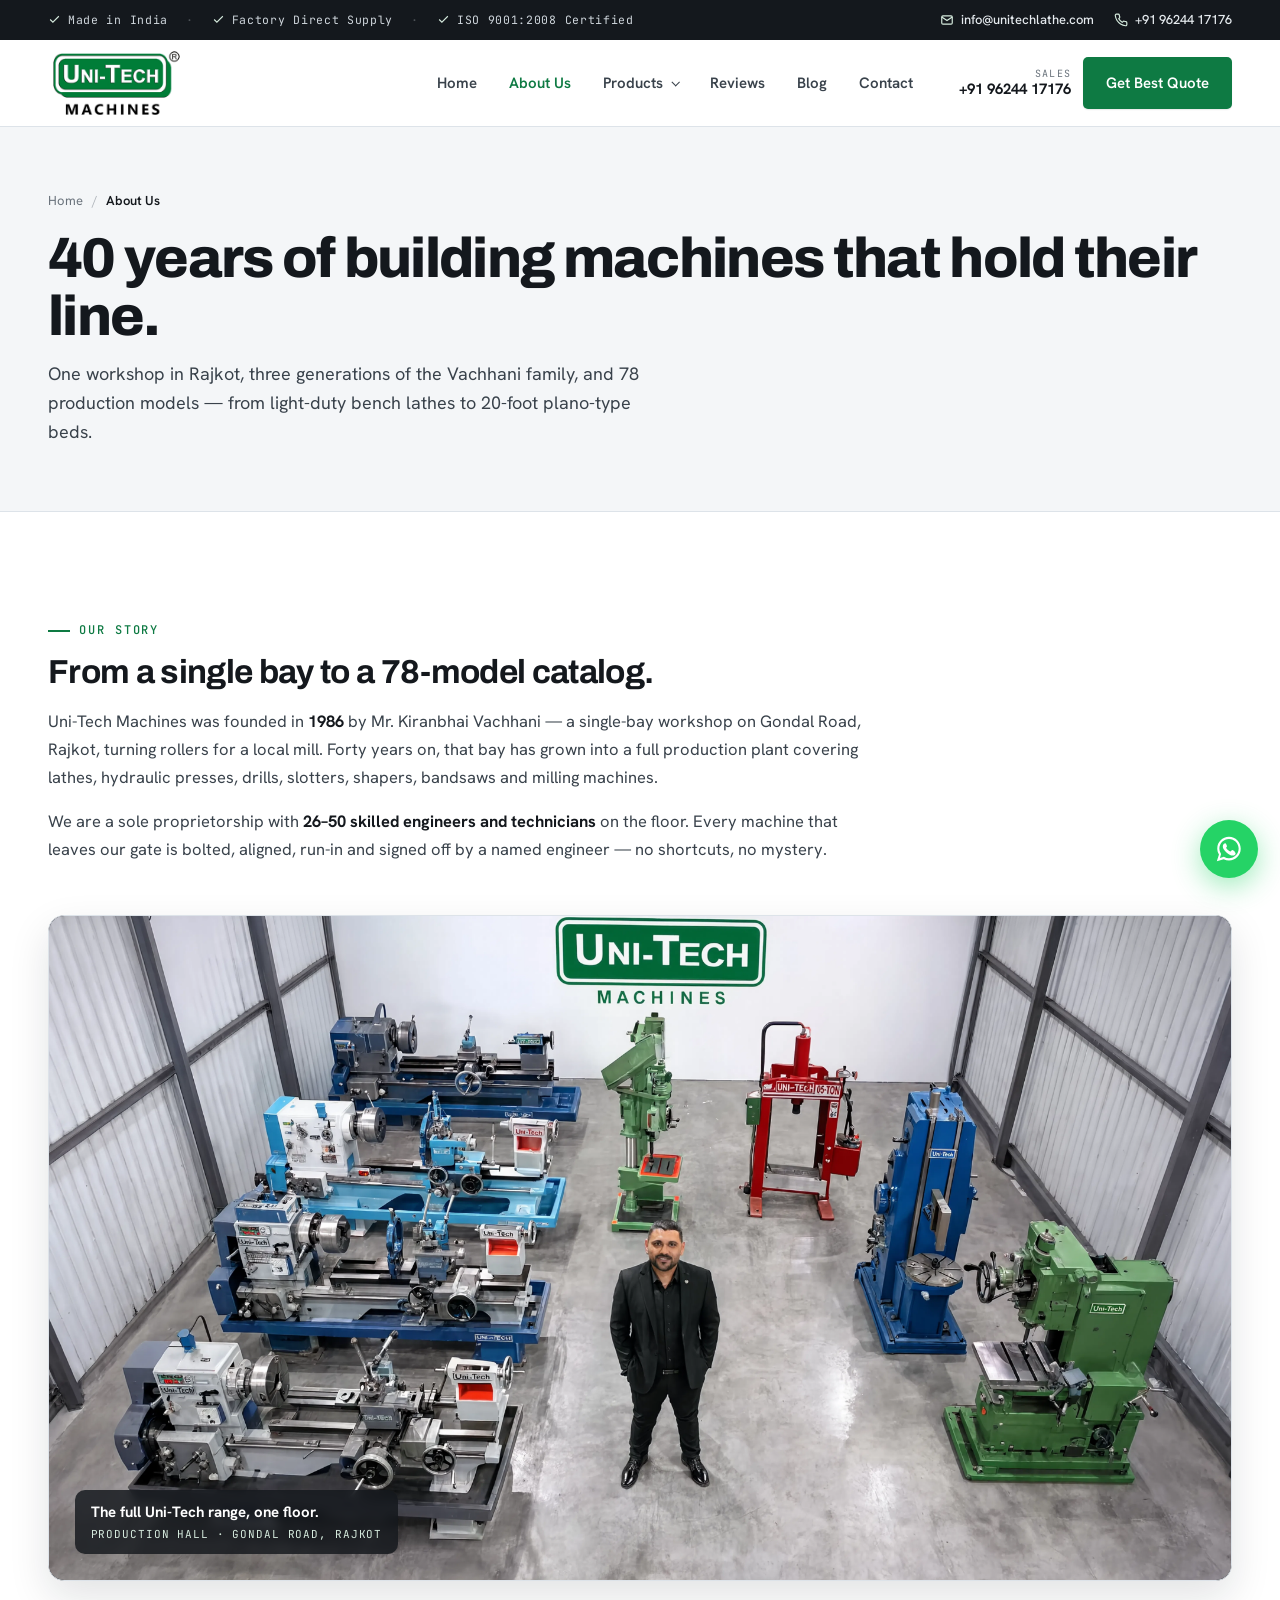
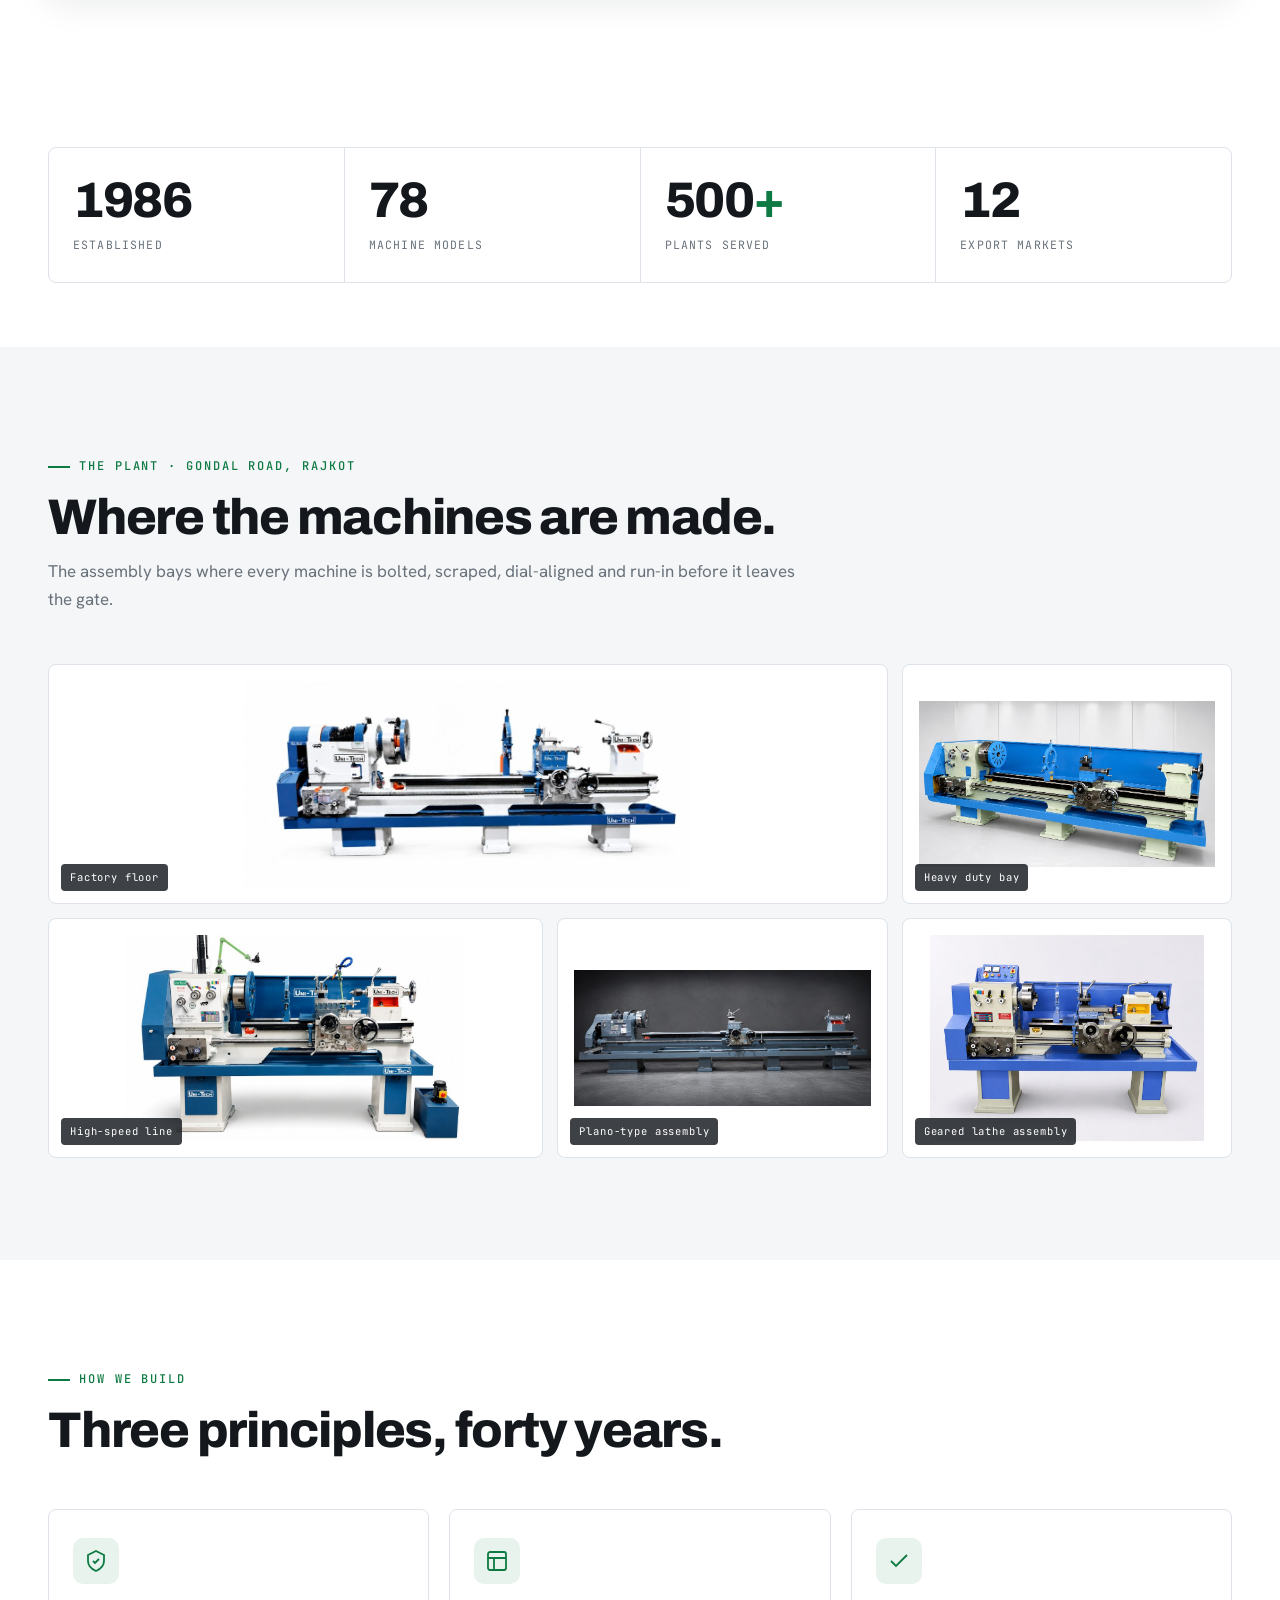
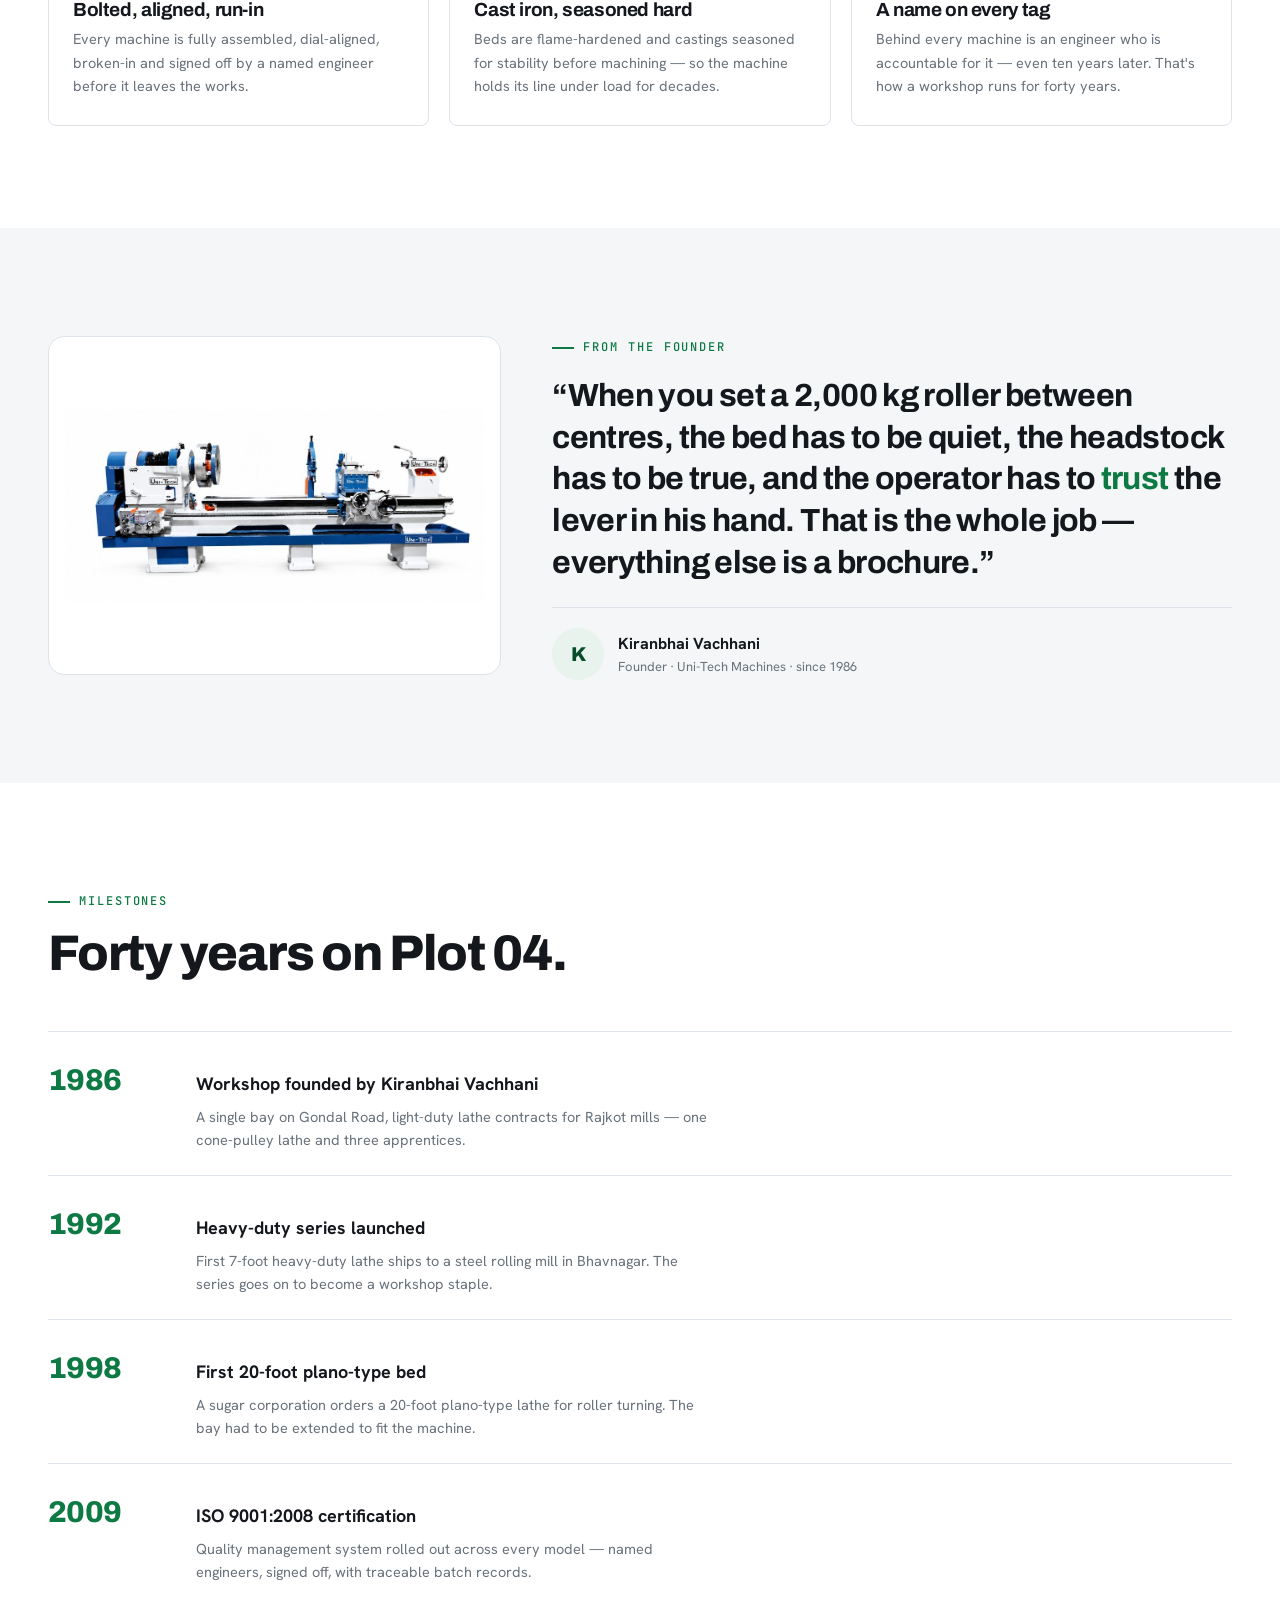
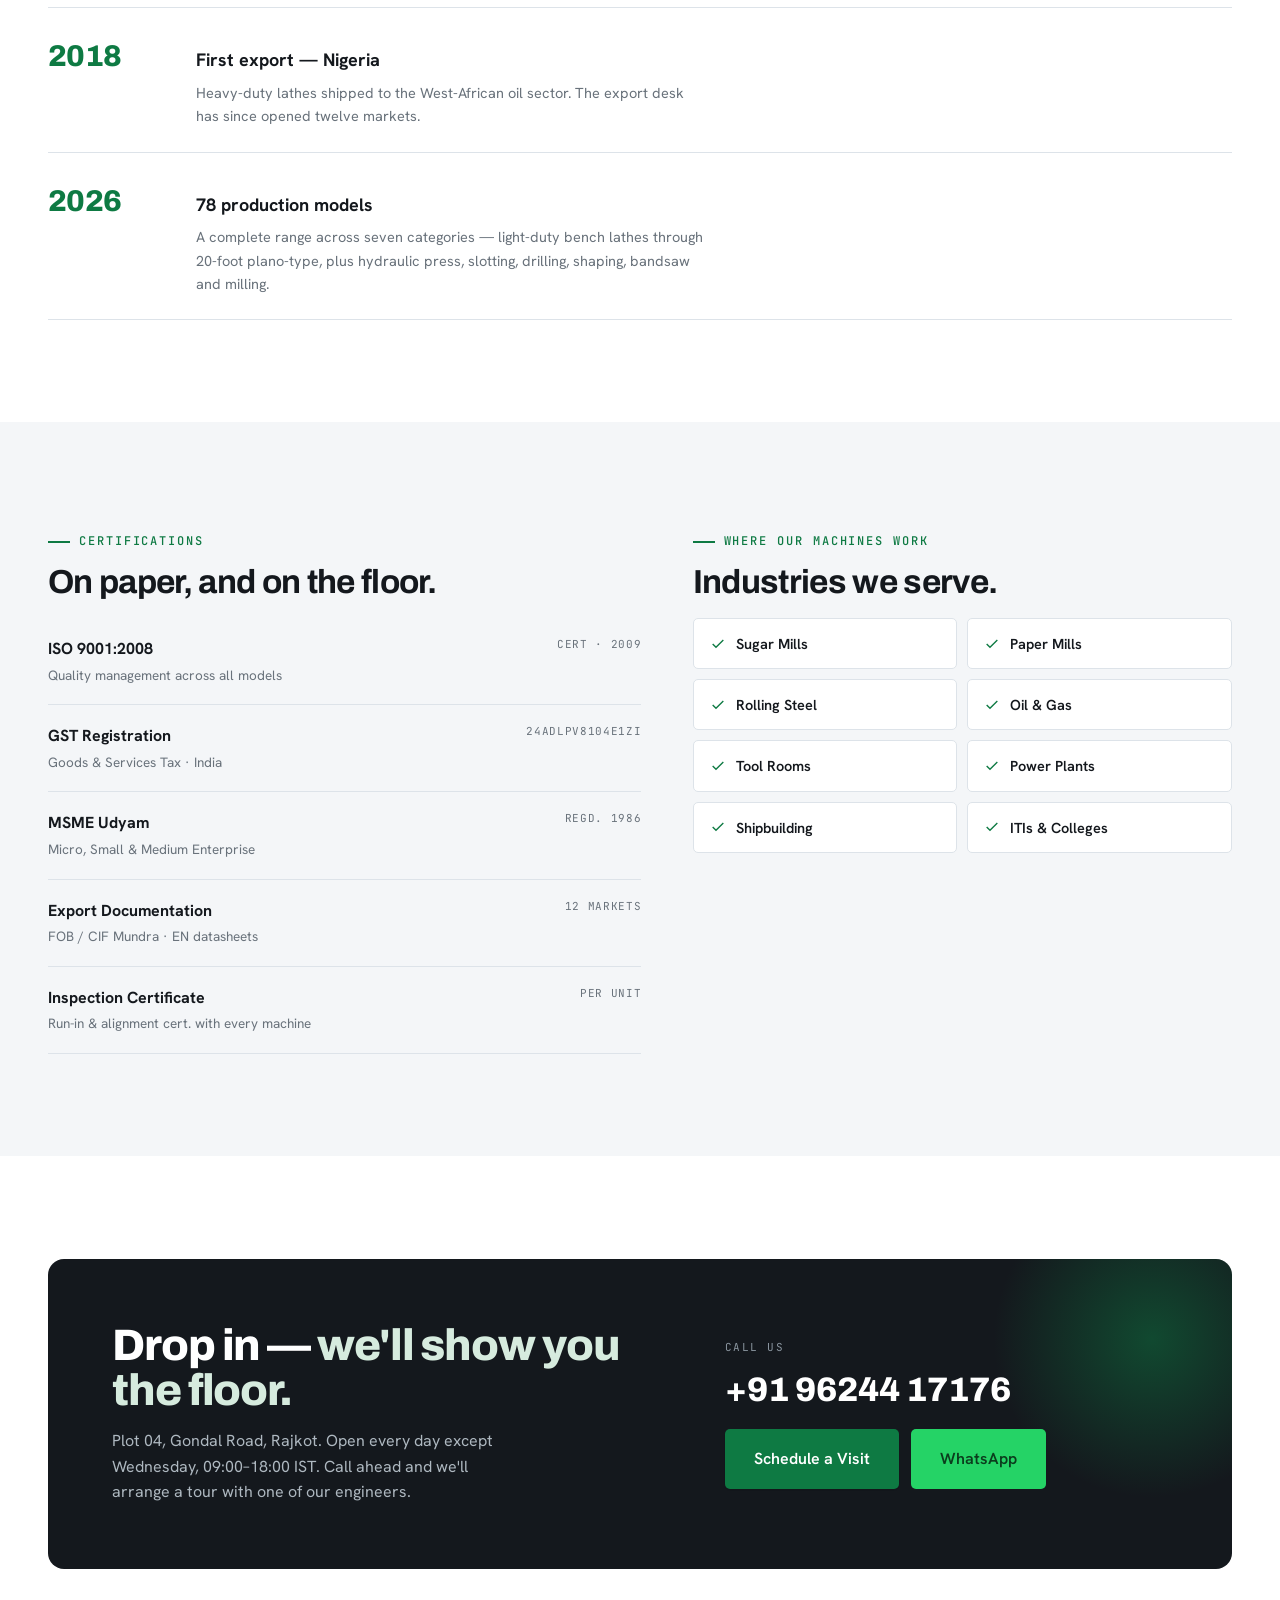
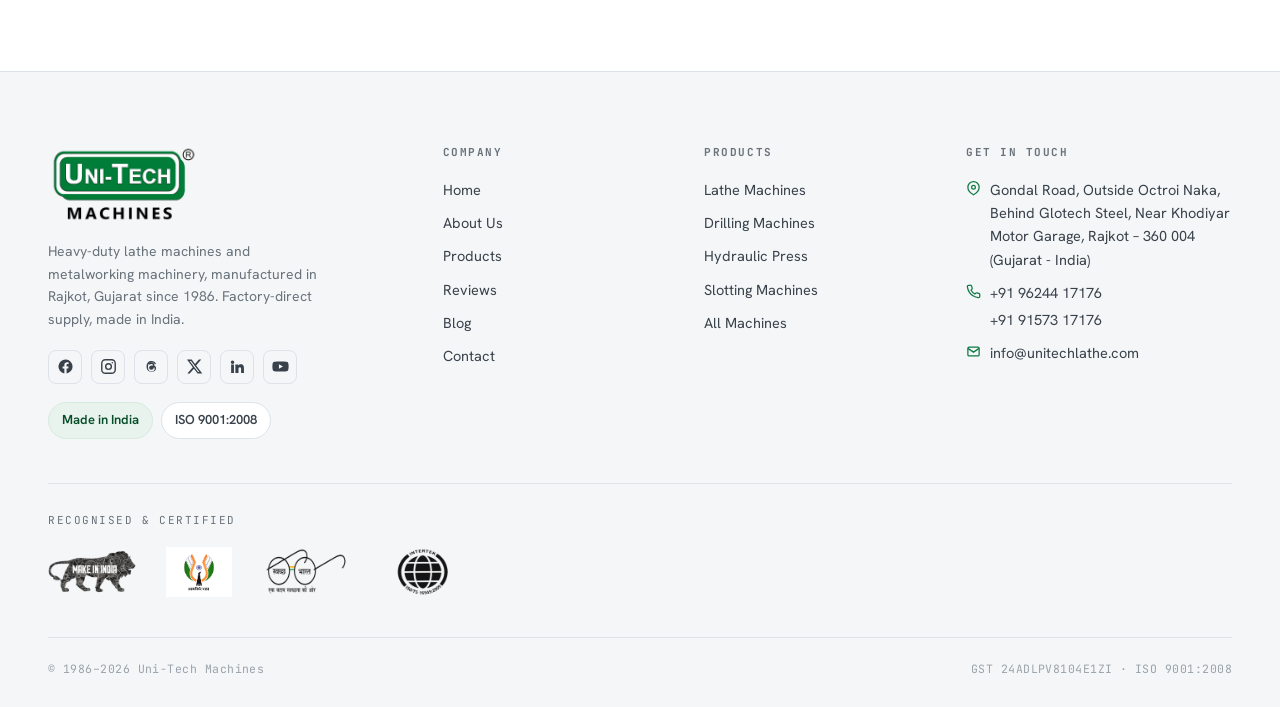
<file: about.html>
<!doctype html>
<html lang="en">
<head>
  <meta charset="UTF-8" />
  <meta name="viewport" content="width=device-width, initial-scale=1" />

  <title>About Us — Lathe Machine Manufacturer Since 1986 | Uni-Tech Machines, Rajkot</title>
  <meta name="description" content="Founded 1986 by Kiranbhai Vachhani. 40 years building heavy-duty lathes, hydraulic press and metalworking machinery in Rajkot, Gujarat. 78 models, 500+ plants served, 12 export markets. ISO 9001:2008 certified, Made in India." />
  <meta name="author" content="Uni-Tech Machines" />
  <meta name="robots" content="index, follow, max-image-preview:large" />
  <link rel="canonical" href="https://unitechlathe.com/about.html" />
  <meta name="theme-color" content="#0e7a43" />
  <link rel="icon" href="img/logos/fevicon.png" />
  <link rel="manifest" href="manifest.webmanifest" />
  <meta name="format-detection" content="telephone=yes" />

  <meta property="og:type" content="website" />
  <meta property="og:site_name" content="Uni-Tech Machines" />
  <meta property="og:title" content="About — Lathe Manufacturer Since 1986 | Uni-Tech Machines" />
  <meta property="og:description" content="40 years building heavy-duty lathes in Rajkot. ISO 9001:2008, Made in India, factory direct." />
  <meta property="og:url" content="https://unitechlathe.com/about.html" />
  <meta property="og:image" content="https://unitechlathe.com/img/products/new/uni-tech-geared-lathes.jpg" />

  <link rel="preconnect" href="https://fonts.googleapis.com" />
  <link rel="preconnect" href="https://fonts.gstatic.com" crossorigin />
  <link href="https://fonts.googleapis.com/css2?family=Archivo:wght@400;500;600;700;800&family=Hanken+Grotesk:wght@400;500;600;700&family=JetBrains+Mono:wght@400;500&display=swap" rel="stylesheet" />
  <link rel="stylesheet" href="css/site.css" />
  <script src="js/ui.js" defer></script>
  <style>
    .ab-hero{ display:block; }
    .ab-hero .intro{ max-width:820px; }
    .ab-hero .feature{ margin-top:clamp(30px,4vw,52px); border-radius:var(--r-lg); overflow:hidden; border:1px solid var(--line); box-shadow:var(--sh-3); aspect-ratio:16/9; position:relative; background:var(--ink); }
    .ab-hero .feature img{ width:100%; height:100%; object-fit:cover; display:block; }
    .ab-hero .feature .fcap{ position:absolute; left:clamp(16px,2vw,28px); bottom:clamp(16px,2vw,28px); background:rgba(20,24,29,.82); backdrop-filter:blur(4px); color:#fff; padding:10px 16px; border-radius:10px; max-width:min(92%,520px); }
    .ab-hero .feature .fcap .fc-n{ font-weight:700; font-size:15px; }
    .ab-hero .feature .fcap .fc-r{ font-family:var(--f-mono); font-size:11px; letter-spacing:.08em; text-transform:uppercase; color:var(--brand-tint-2); margin-top:2px; }
    @media (max-width:860px){ .ab-hero .feature{ aspect-ratio:4/3; } }

    .story-grid{ display:grid; grid-template-columns:1fr 1.3fr; gap:clamp(28px,4vw,56px); align-items:start; }
    .story-col p{ font-size:16.5px; line-height:1.7; color:var(--ink-2); margin-bottom:16px; }
    .story-col p strong{ color:var(--ink); font-weight:700; }
    @media (max-width:860px){ .story-grid{ grid-template-columns:1fr; gap:20px; } }

    .plant-grid{ display:grid; grid-template-columns:1.5fr 1fr 1fr; grid-auto-rows:240px; gap:14px; }
    .pframe{ border-radius:var(--r); overflow:hidden; border:1px solid var(--line); position:relative; background:#fff; }
    .pframe img{ width:100%; height:100%; object-fit:contain; padding:16px; }
    .pframe.tall{ grid-column:span 2; }
    .pframe .cap{ position:absolute; left:12px; bottom:12px; background:rgba(20,24,29,.82); color:#fff; font-family:var(--f-mono); font-size:10.5px; letter-spacing:.08em; padding:5px 9px; border-radius:4px; }
    @media (max-width:860px){ .plant-grid{ grid-template-columns:1fr 1fr; grid-auto-rows:180px; } .pframe.tall{ grid-row:span 1; grid-column:span 2; } }

    .vals-grid{ display:grid; grid-template-columns:repeat(3,1fr); gap:20px; }
    .val{ background:#fff; border:1px solid var(--line); border-radius:var(--r); padding:28px 24px; }
    .val .vi{ width:46px; height:46px; border-radius:10px; background:var(--brand-tint); display:grid; place-items:center; margin-bottom:16px; }
    .val .vi svg{ width:24px; height:24px; color:var(--brand); }
    .val h3{ font-size:19px; font-weight:700; }
    .val p{ font-size:14.5px; color:var(--muted); margin-top:8px; line-height:1.6; }
    @media (max-width:860px){ .vals-grid{ grid-template-columns:1fr; } }

    .tline-rows{ border-top:1px solid var(--line); }
    .tline-row{ display:grid; grid-template-columns:120px 1fr; gap:28px; padding:24px 0; border-bottom:1px solid var(--line); align-items:baseline; }
    .tline-year{ font-family:var(--f-head); font-weight:800; font-size:30px; color:var(--brand); letter-spacing:-.02em; }
    .tline-h{ font-size:18px; font-weight:700; }
    .tline-d{ font-size:14.5px; color:var(--muted); margin-top:6px; line-height:1.6; max-width:64ch; }
    @media (max-width:560px){ .tline-row{ grid-template-columns:80px 1fr; gap:16px; } .tline-year{ font-size:24px; } }

    .certs-grid{ display:grid; grid-template-columns:1.1fr 1fr; gap:clamp(28px,4vw,56px); align-items:start; }
    .cert-list .cr{ display:flex; justify-content:space-between; gap:16px; padding:18px 0; border-bottom:1px solid var(--line); }
    .cert-list .cr .cn{ font-size:16px; font-weight:700; }
    .cert-list .cr .cn span{ display:block; font-size:13.5px; color:var(--muted); font-weight:400; margin-top:3px; }
    .cert-list .cr .cref{ font-family:var(--f-mono); font-size:11px; color:var(--muted); letter-spacing:.06em; text-align:right; white-space:nowrap; }
    .ind-grid{ display:grid; grid-template-columns:1fr 1fr; gap:10px; }
    .ind{ display:flex; align-items:center; gap:10px; padding:13px 16px; background:#fff; border:1px solid var(--line); border-radius:var(--r-sm); font-weight:600; font-size:14.5px; }
    .ind svg{ width:16px; height:16px; color:var(--brand); flex:none; }
    @media (max-width:860px){ .certs-grid{ grid-template-columns:1fr; } }

    .quote-grid{ display:grid; grid-template-columns:.8fr 1.2fr; gap:clamp(28px,4vw,56px); align-items:center; }
    .quote-grid .qframe{ border-radius:var(--r-lg); overflow:hidden; border:1px solid var(--line); aspect-ratio:4/3; background:#fff; }
    .quote-grid .qframe img{ width:100%; height:100%; object-fit:contain; padding:16px; }
    .qtext{ font-family:var(--f-head); font-weight:700; font-size:clamp(22px,2.8vw,32px); line-height:1.3; letter-spacing:-.02em; color:var(--ink); }
    .qtext em{ font-style:normal; color:var(--brand); }
    .qmeta{ display:flex; align-items:center; gap:14px; margin-top:24px; padding-top:20px; border-top:1px solid var(--line); }
    .qmeta .av{ width:52px; height:52px; border-radius:50%; background:var(--brand-tint); color:var(--brand-deep); display:grid; place-items:center; font-family:var(--f-head); font-weight:800; font-size:20px; }
    .qmeta .nm{ font-weight:700; }
    .qmeta .ro{ font-size:13px; color:var(--muted); }
    @media (max-width:860px){ .quote-grid{ grid-template-columns:1fr; } }
  </style>
</head>
<body>

  <div class="topbar">
    <div class="wrap">
      <div class="topbar-left">
        <span class="tb-item"><svg viewBox="0 0 24 24" fill="none" stroke="currentColor" stroke-width="2"><path d="M20 6L9 17l-5-5"/></svg> Made in India</span>
        <span class="tb-sep">·</span>
        <span class="tb-item opt"><svg viewBox="0 0 24 24" fill="none" stroke="currentColor" stroke-width="2"><path d="M20 6L9 17l-5-5"/></svg> Factory Direct Supply</span>
        <span class="tb-sep opt">·</span>
        <span class="tb-item opt"><svg viewBox="0 0 24 24" fill="none" stroke="currentColor" stroke-width="2"><path d="M20 6L9 17l-5-5"/></svg> ISO 9001:2008 Certified</span>
      </div>
      <div class="topbar-right">
        <a class="opt" href="mailto:info@unitechlathe.com"><svg viewBox="0 0 24 24" fill="none" stroke="currentColor" stroke-width="2"><rect x="3" y="5" width="18" height="14" rx="2"/><path d="M3 7l9 6 9-6"/></svg> info@unitechlathe.com</a>
        <a href="tel:+919624417176"><svg viewBox="0 0 24 24" fill="none" stroke="currentColor" stroke-width="2"><path d="M22 16.9v3a2 2 0 0 1-2.2 2 19.8 19.8 0 0 1-8.6-3 19.5 19.5 0 0 1-6-6 19.8 19.8 0 0 1-3-8.6A2 2 0 0 1 4.1 2h3a2 2 0 0 1 2 1.7c.1 1 .4 1.9.7 2.8a2 2 0 0 1-.5 2.1L8.1 9.9a16 16 0 0 0 6 6l1.3-1.2a2 2 0 0 1 2.1-.5c.9.3 1.8.6 2.8.7a2 2 0 0 1 1.7 2z"/></svg> +91 96244 17176</a>
      </div>
    </div>
  </div>

  <header class="nav">
    <div class="wrap nav-inner">
      <a class="nav-brand" href="index.html" aria-label="Uni-Tech Machines home"><img src="img/logos/unitech-logo-only.png" alt="Uni-Tech Machines" /></a>
      <nav class="nav-links" id="navlinks">
        <a href="index.html">Home</a>
        <a href="about.html" class="active">About Us</a>
        <div class="nav-drop">
          <a href="catalog.html">Products</a>
          <div class="nav-menu">
            <a class="nm-row" href="catalog.html?cat=lathe"><span class="nm-label">Lathe Machines</span><span class="nm-sub">57 models</span></a>
            <a class="nm-row" href="catalog.html?cat=drilling"><span class="nm-label">Drilling Machines</span><span class="nm-sub">5 models</span></a>
            <a class="nm-row" href="catalog.html?cat=slotting"><span class="nm-label">Slotting Machines</span><span class="nm-sub">5 models</span></a>
            <a class="nm-row" href="catalog.html?cat=hydraulic"><span class="nm-label">Hydraulic Press</span><span class="nm-sub">4 models</span></a>
            <a class="nm-row" href="catalog.html?cat=bandsaw"><span class="nm-label">Bandsaw &amp; Shaping</span><span class="nm-sub">6 models</span></a>
            <div class="nm-foot"><a href="catalog.html">View all 78 machines →</a></div>
          </div>
        </div>
        <a href="testimonials.html">Reviews</a>
        <a href="blog.html">Blog</a>
        <a href="contact.html">Contact</a>
      </nav>
      <div class="nav-cta">
        <div class="nav-phone"><span>Sales</span><b>+91 96244 17176</b></div>
        <a class="btn btn-primary" href="contact.html">Get Best Quote</a>
        <button class="nav-ham" aria-label="Menu" aria-expanded="false"><span></span></button>
      </div>
    </div>
  </header>

  <main>
  <section class="page-head" data-screen-label="About">
    <div class="wrap">
      <div class="crumbs"><a href="index.html">Home</a><span class="sep">/</span><span class="cur">About Us</span></div>
      <h1>40 years of building machines that hold their line.</h1>
      <p>One workshop in Rajkot, three generations of the Vachhani family, and 78 production models — from light-duty bench lathes to 20-foot plano-type beds.</p>
    </div>
  </section>

  <!-- intro + image -->
  <section class="section">
    <div class="wrap ab-hero">
      <div class="intro">
        <span class="eyebrow">Our Story</span>
        <h2 class="h-md" style="margin-top:14px;">From a single bay to a 78-model catalog.</h2>
        <div class="story-col" style="margin-top:18px;">
          <p>Uni-Tech Machines was founded in <strong>1986</strong> by Mr. Kiranbhai Vachhani — a single-bay workshop on Gondal Road, Rajkot, turning rollers for a local mill. Forty years on, that bay has grown into a full production plant covering lathes, hydraulic presses, drills, slotters, shapers, bandsaws and milling machines.</p>
          <p>We are a sole proprietorship with <strong>26–50 skilled engineers and technicians</strong> on the floor. Every machine that leaves our gate is bolted, aligned, run-in and signed off by a named engineer — no shortcuts, no mystery.</p>
        </div>
      </div>
      <div class="feature">
        <img src="img/about/owner-factory-hall.png" alt="Uni-Tech Machines owner in the Rajkot production hall, surrounded by lathes, drilling machines, a hydraulic press and milling machines" />
        <div class="fcap"><div class="fc-n">The full Uni-Tech range, one floor.</div><div class="fc-r">Production hall · Gondal Road, Rajkot</div></div>
      </div>
    </div>
  </section>

  <!-- stats -->
  <section class="section--tight">
    <div class="wrap">
      <div class="stats">
        <div class="stat"><div class="n">1986</div><div class="l">Established</div></div>
        <div class="stat"><div class="n">78</div><div class="l">Machine models</div></div>
        <div class="stat"><div class="n">500<em>+</em></div><div class="l">Plants served</div></div>
        <div class="stat"><div class="n">12</div><div class="l">Export markets</div></div>
      </div>
    </div>
  </section>

  <!-- plant gallery -->
  <section class="section section--panel">
    <div class="wrap">
      <div class="sec-head"><span class="eyebrow">The Plant · Gondal Road, Rajkot</span><h2 class="h-lg">Where the machines are made.</h2><p>The assembly bays where every machine is bolted, scraped, dial-aligned and run-in before it leaves the gate.</p></div>
      <div class="plant-grid">
        <div class="pframe tall"><img src="img/products/new/uni-tech-geared-lathes.jpg" alt="Factory floor" /><span class="cap">Factory floor</span></div>
        <div class="pframe"><img src="img/products/new/heavy-duty-gear-head-lathe.jpg" alt="Heavy duty bay" /><span class="cap">Heavy duty bay</span></div>
        <div class="pframe"><img src="img/products/new/all-geared-high-speed-lathe-machine.jpg" alt="High-speed line" /><span class="cap">High-speed line</span></div>
        <div class="pframe"><img src="img/products/new/16-feet-heavy-duty-plano-lathe.jpg" alt="Plano-type assembly" /><span class="cap">Plano-type assembly</span></div>
        <div class="pframe"><img src="img/products/new/medium-duty-gear-head-lathe-machine.jpg" alt="Geared lathe assembly" /><span class="cap">Geared lathe assembly</span></div>
      </div>
    </div>
  </section>

  <!-- principles -->
  <section class="section">
    <div class="wrap">
      <div class="sec-head"><span class="eyebrow">How We Build</span><h2 class="h-lg">Three principles, forty years.</h2></div>
      <div class="vals-grid">
        <div class="val">
          <div class="vi"><svg viewBox="0 0 24 24" fill="none" stroke="currentColor" stroke-width="1.8"><path d="M12 2l8 4v6c0 5-3.5 8-8 10-4.5-2-8-5-8-10V6l8-4z"/><path d="M9 12l2 2 4-4"/></svg></div>
          <h3>Bolted, aligned, run-in</h3>
          <p>Every machine is fully assembled, dial-aligned, broken-in and signed off by a named engineer before it leaves the works.</p>
        </div>
        <div class="val">
          <div class="vi"><svg viewBox="0 0 24 24" fill="none" stroke="currentColor" stroke-width="1.8"><rect x="3" y="3" width="18" height="18" rx="2"/><path d="M3 9h18M9 21V9"/></svg></div>
          <h3>Cast iron, seasoned hard</h3>
          <p>Beds are flame-hardened and castings seasoned for stability before machining — so the machine holds its line under load for decades.</p>
        </div>
        <div class="val">
          <div class="vi"><svg viewBox="0 0 24 24" fill="none" stroke="currentColor" stroke-width="1.8"><path d="M20 6L9 17l-5-5"/></svg></div>
          <h3>A name on every tag</h3>
          <p>Behind every machine is an engineer who is accountable for it — even ten years later. That's how a workshop runs for forty years.</p>
        </div>
      </div>
    </div>
  </section>

  <!-- founder quote -->
  <section class="section section--panel">
    <div class="wrap quote-grid">
      <div class="qframe"><img src="img/products/new/uni-tech-geared-lathes.jpg" alt="Founder, Kiranbhai Vachhani" /></div>
      <div>
        <span class="eyebrow">From the Founder</span>
        <p class="qtext" style="margin-top:18px;">“When you set a 2,000 kg roller between centres, the bed has to be quiet, the headstock has to be true, and the operator has to <em>trust</em> the lever in his hand. That is the whole job — everything else is a brochure.”</p>
        <div class="qmeta">
          <div class="av">K</div>
          <div><div class="nm">Kiranbhai Vachhani</div><div class="ro">Founder · Uni-Tech Machines · since 1986</div></div>
        </div>
      </div>
    </div>
  </section>

  <!-- timeline -->
  <section class="section">
    <div class="wrap">
      <div class="sec-head"><span class="eyebrow">Milestones</span><h2 class="h-lg">Forty years on Plot 04.</h2></div>
      <div class="tline-rows">
        <div class="tline-row"><div class="tline-year">1986</div><div><div class="tline-h">Workshop founded by Kiranbhai Vachhani</div><div class="tline-d">A single bay on Gondal Road, light-duty lathe contracts for Rajkot mills — one cone-pulley lathe and three apprentices.</div></div></div>
        <div class="tline-row"><div class="tline-year">1992</div><div><div class="tline-h">Heavy-duty series launched</div><div class="tline-d">First 7-foot heavy-duty lathe ships to a steel rolling mill in Bhavnagar. The series goes on to become a workshop staple.</div></div></div>
        <div class="tline-row"><div class="tline-year">1998</div><div><div class="tline-h">First 20-foot plano-type bed</div><div class="tline-d">A sugar corporation orders a 20-foot plano-type lathe for roller turning. The bay had to be extended to fit the machine.</div></div></div>
        <div class="tline-row"><div class="tline-year">2009</div><div><div class="tline-h">ISO 9001:2008 certification</div><div class="tline-d">Quality management system rolled out across every model — named engineers, signed off, with traceable batch records.</div></div></div>
        <div class="tline-row"><div class="tline-year">2018</div><div><div class="tline-h">First export — Nigeria</div><div class="tline-d">Heavy-duty lathes shipped to the West-African oil sector. The export desk has since opened twelve markets.</div></div></div>
        <div class="tline-row"><div class="tline-year">2026</div><div><div class="tline-h">78 production models</div><div class="tline-d">A complete range across seven categories — light-duty bench lathes through 20-foot plano-type, plus hydraulic press, slotting, drilling, shaping, bandsaw and milling.</div></div></div>
      </div>
    </div>
  </section>

  <!-- certs + industries -->
  <section class="section section--panel">
    <div class="wrap certs-grid">
      <div>
        <span class="eyebrow">Certifications</span>
        <h2 class="h-md" style="margin:14px 0 18px;">On paper, and on the floor.</h2>
        <div class="cert-list">
          <div class="cr"><span class="cn">ISO 9001:2008<span>Quality management across all models</span></span><span class="cref">CERT · 2009</span></div>
          <div class="cr"><span class="cn">GST Registration<span>Goods &amp; Services Tax · India</span></span><span class="cref">24ADLPV8104E1ZI</span></div>
          <div class="cr"><span class="cn">MSME Udyam<span>Micro, Small &amp; Medium Enterprise</span></span><span class="cref">REGD. 1986</span></div>
          <div class="cr"><span class="cn">Export Documentation<span>FOB / CIF Mundra · EN datasheets</span></span><span class="cref">12 MARKETS</span></div>
          <div class="cr"><span class="cn">Inspection Certificate<span>Run-in &amp; alignment cert. with every machine</span></span><span class="cref">PER UNIT</span></div>
        </div>
      </div>
      <div>
        <span class="eyebrow">Where Our Machines Work</span>
        <h2 class="h-md" style="margin:14px 0 18px;">Industries we serve.</h2>
        <div class="ind-grid">
          <div class="ind"><svg viewBox="0 0 24 24" fill="none" stroke="currentColor" stroke-width="2"><path d="M20 6L9 17l-5-5"/></svg> Sugar Mills</div>
          <div class="ind"><svg viewBox="0 0 24 24" fill="none" stroke="currentColor" stroke-width="2"><path d="M20 6L9 17l-5-5"/></svg> Paper Mills</div>
          <div class="ind"><svg viewBox="0 0 24 24" fill="none" stroke="currentColor" stroke-width="2"><path d="M20 6L9 17l-5-5"/></svg> Rolling Steel</div>
          <div class="ind"><svg viewBox="0 0 24 24" fill="none" stroke="currentColor" stroke-width="2"><path d="M20 6L9 17l-5-5"/></svg> Oil &amp; Gas</div>
          <div class="ind"><svg viewBox="0 0 24 24" fill="none" stroke="currentColor" stroke-width="2"><path d="M20 6L9 17l-5-5"/></svg> Tool Rooms</div>
          <div class="ind"><svg viewBox="0 0 24 24" fill="none" stroke="currentColor" stroke-width="2"><path d="M20 6L9 17l-5-5"/></svg> Power Plants</div>
          <div class="ind"><svg viewBox="0 0 24 24" fill="none" stroke="currentColor" stroke-width="2"><path d="M20 6L9 17l-5-5"/></svg> Shipbuilding</div>
          <div class="ind"><svg viewBox="0 0 24 24" fill="none" stroke="currentColor" stroke-width="2"><path d="M20 6L9 17l-5-5"/></svg> ITIs &amp; Colleges</div>
        </div>
      </div>
    </div>
  </section>

  <!-- CTA -->
  <section class="section" style="padding-top:0; margin-top:clamp(56px,8vw,104px);">
    <div class="wrap">
      <div class="cta-band">
        <div class="cb-inner">
          <div>
            <h2>Drop in — <em>we'll show you the floor.</em></h2>
            <p>Plot 04, Gondal Road, Rajkot. Open every day except Wednesday, 09:00–18:00 IST. Call ahead and we'll arrange a tour with one of our engineers.</p>
          </div>
          <div class="cb-actions">
            <div class="cb-phone"><span>Call us</span>+91 96244 17176</div>
            <div style="display:flex; gap:12px; flex-wrap:wrap;">
              <a class="btn btn-primary btn-lg" href="contact.html">Schedule a Visit</a>
              <a class="btn btn-wa btn-lg" href="https://wa.me/919624417176?text=Hi%20Uni-Tech%2C%20I%27d%20like%20to%20visit." target="_blank" rel="noopener">WhatsApp</a>
            </div>
          </div>
        </div>
      </div>
    </div>
  </section>
  </main>

  <footer class="footer">
    <div class="wrap">
      <div class="footer-grid">
        <div class="footer-brand">
          <img src="img/logos/unitech-logo-only.png" alt="Uni-Tech Machines" />
          <p>Heavy-duty lathe machines and metalworking machinery, manufactured in Rajkot, Gujarat since 1986. Factory-direct supply, made in India.</p><div class="f-social"><a href="https://www.facebook.com/share/1GmB57EuRG/" target="_blank" rel="noopener" aria-label="Facebook"><svg viewBox="0 0 24 24" fill="currentColor"><path d="M22 12a10 10 0 1 0-11.6 9.9v-7H7.9V12h2.5V9.8c0-2.5 1.5-3.9 3.8-3.9 1.1 0 2.2.2 2.2.2v2.5h-1.3c-1.2 0-1.6.8-1.6 1.6V12h2.8l-.4 2.9h-2.4v7A10 10 0 0 0 22 12z"/></svg></a><a href="https://www.instagram.com/unitechlathe" target="_blank" rel="noopener" aria-label="Instagram"><svg viewBox="0 0 24 24" fill="none" stroke="currentColor" stroke-width="2"><rect x="2.5" y="2.5" width="19" height="19" rx="5"/><circle cx="12" cy="12" r="4"/><circle cx="17.4" cy="6.6" r="1.1" fill="currentColor" stroke="none"/></svg></a><a href="https://www.threads.com/@unitechmachinesrajkot" target="_blank" rel="noopener" aria-label="Threads"><svg viewBox="0 0 24 24" fill="currentColor"><path d="M16.7 11.3c-.1 0-.2-.1-.3-.1-.2-3-1.8-4.7-4.5-4.7-1.6 0-3 .7-3.9 2l1.5 1c.6-.9 1.5-1.1 2.4-1.1 1.5 0 2.3.9 2.4 2.3-.6-.1-1.2-.2-1.9-.2-2.4.1-3.9 1.5-3.8 3.4.1 1.7 1.6 2.8 3.3 2.7 1.5-.1 3.2-1 3.6-3.5.3.2.9.7.9 1.9.1 1.5-1 3.9-4.5 3.9-3.1 0-4.9-2.2-4.9-5.9C7 8.2 8.9 6 12 6c2.4 0 4 1 4.7 2.9l1.7-.6C17.4 5.8 15.1 4.3 12 4.3 8 4.3 5 7.2 5 12s3 7.7 7 7.7c4.9 0 6.5-3.4 6.4-5.6-.1-1.9-1.1-2.7-1.7-2.8z"/></svg></a><a href="https://x.com/unitechmachines" target="_blank" rel="noopener" aria-label="X (Twitter)"><svg viewBox="0 0 24 24" fill="currentColor"><path d="M18.2 2.2h3.3l-7.2 8.3L23 21.8h-6.6l-5.2-6.8-6 6.8H1.9l7.7-8.8L1.3 2.2H8l4.7 6.2 5.5-6.2zm-1.2 17.6h1.8L7.1 4.1H5.2z"/></svg></a><a href="https://www.linkedin.com/in/mihir-vachhani-39079684" target="_blank" rel="noopener" aria-label="LinkedIn"><svg viewBox="0 0 24 24" fill="currentColor"><path d="M4.98 3.5a2.5 2.5 0 1 0 0 5 2.5 2.5 0 0 0 0-5zM3 9h4v12H3zM9 9h3.8v1.7h.1c.5-.9 1.8-1.9 3.6-1.9 3.9 0 4.6 2.5 4.6 5.8V21h-4v-5c0-1.2 0-2.8-1.7-2.8s-2 1.3-2 2.7V21H9z"/></svg></a><a href="https://youtube.com/@unitechmachines" target="_blank" rel="noopener" aria-label="YouTube"><svg viewBox="0 0 24 24" fill="currentColor"><path d="M23 7.5a3 3 0 0 0-2.1-2.1C19 4.9 12 4.9 12 4.9s-7 0-8.9.5A3 3 0 0 0 1 7.5 31 31 0 0 0 .5 12 31 31 0 0 0 1 16.5a3 3 0 0 0 2.1 2.1c1.9.5 8.9.5 8.9.5s7 0 8.9-.5a3 3 0 0 0 2.1-2.1A31 31 0 0 0 23.5 12 31 31 0 0 0 23 7.5zM9.8 15.3V8.7l5.7 3.3z"/></svg></a></div>
          <div class="fb-badges"><span class="pill pill--solid">Made in India</span><span class="pill">ISO 9001:2008</span></div>
        </div>
        <div><h5>Company</h5><ul><li><a href="index.html">Home</a></li><li><a href="about.html">About Us</a></li><li><a href="catalog.html">Products</a></li><li><a href="testimonials.html">Reviews</a></li><li><a href="blog.html">Blog</a></li><li><a href="contact.html">Contact</a></li></ul></div>
        <div><h5>Products</h5><ul><li><a href="catalog.html?cat=lathe">Lathe Machines</a></li><li><a href="catalog.html?cat=drilling">Drilling Machines</a></li><li><a href="catalog.html?cat=hydraulic">Hydraulic Press</a></li><li><a href="catalog.html?cat=slotting">Slotting Machines</a></li><li><a href="catalog.html">All Machines</a></li></ul></div>
        <div><h5>Get in touch</h5><ul class="f-contact">
          <li><svg viewBox="0 0 24 24" fill="none" stroke="currentColor" stroke-width="2"><path d="M21 10c0 7-9 12-9 12s-9-5-9-12a9 9 0 0 1 18 0z"/><circle cx="12" cy="10" r="3"/></svg> Gondal Road, Outside Octroi Naka, Behind Glotech Steel, Near Khodiyar Motor Garage, Rajkot – 360 004 (Gujarat - India)</li>
          <li><svg viewBox="0 0 24 24" fill="none" stroke="currentColor" stroke-width="2"><path d="M22 16.9v3a2 2 0 0 1-2.2 2 19.8 19.8 0 0 1-8.6-3 19.5 19.5 0 0 1-6-6 19.8 19.8 0 0 1-3-8.6A2 2 0 0 1 4.1 2h3a2 2 0 0 1 2 1.7c.1 1 .4 1.9.7 2.8a2 2 0 0 1-.5 2.1L8.1 9.9a16 16 0 0 0 6 6l1.3-1.2a2 2 0 0 1 2.1-.5c.9.3 1.8.6 2.8.7a2 2 0 0 1 1.7 2z"/></svg> <span style="display:flex;flex-direction:column;gap:4px;"><a href="tel:+919624417176">+91 96244 17176</a><a href="tel:+919157317176">+91 91573 17176</a></span></li>
          <li><svg viewBox="0 0 24 24" fill="none" stroke="currentColor" stroke-width="2"><rect x="3" y="5" width="18" height="14" rx="2"/><path d="M3 7l9 6 9-6"/></svg> <a href="mailto:info@unitechlathe.com">info@unitechlathe.com</a></li>
        </ul></div>
      </div>
      <div class="footer-cert">
        <div class="fc-eye">Recognised &amp; Certified</div>
        <div class="fc-row">
          <img src="img/logos/make-in-india.png" alt="Make in India" loading="lazy" />
          <img src="img/logos/atmanirbhar-bharat.jpg" alt="Atmanirbhar Bharat" loading="lazy" />
          <img src="img/logos/swachh-bharat.png" alt="Swachh Bharat" loading="lazy" />
          <img src="img/logos/cert3.png" alt="ISO 9001:2008" loading="lazy" />
        </div>
      </div>
      <div class="footer-bottom"><span>© 1986–2026 Uni-Tech Machines</span><span>GST 24ADLPV8104E1ZI · ISO 9001:2008</span></div>
    </div>
  </footer>

  <a class="wa-float" href="https://wa.me/919624417176?text=Hi%20Uni-Tech%2C%20I%27d%20like%20a%20quote." target="_blank" rel="noopener" aria-label="Chat on WhatsApp">
    <span class="wa-ic"><svg viewBox="0 0 32 32" fill="currentColor"><path d="M16 3C9 3 3.5 8.5 3.5 15.5c0 2.3.6 4.5 1.8 6.4L3 29l7.3-2.2c1.8 1 3.8 1.5 5.7 1.5 7 0 12.5-5.5 12.5-12.5S23 3 16 3zm0 22.8c-1.8 0-3.5-.5-5-1.4l-.4-.2-4.3 1.3 1.3-4.2-.3-.4a10 10 0 0 1-1.6-5.4C5.7 9.8 10.3 5.2 16 5.2S26.3 9.8 26.3 15.5 21.7 25.8 16 25.8zm5.7-7.7c-.3-.2-1.8-.9-2.1-1-.3-.1-.5-.2-.7.2s-.8 1-1 1.2c-.2.2-.4.2-.7.1-1.8-.9-3-1.6-4.2-3.6-.3-.5.3-.5.8-1.6.1-.2 0-.4 0-.6s-.7-1.7-1-2.3c-.3-.6-.5-.5-.7-.5h-.6c-.2 0-.6.1-.9.4-.3.4-1.2 1.2-1.2 2.9s1.2 3.4 1.4 3.6c.2.2 2.4 3.7 5.9 5.2 2.2.9 3 1 4.1.8.7-.1 1.8-.7 2-1.4.3-.7.3-1.3.2-1.4-.1-.2-.3-.2-.6-.4z"/></svg></span>
    <span class="wa-txt">Chat with us</span>
  </a>

</body>
</html>
</file>
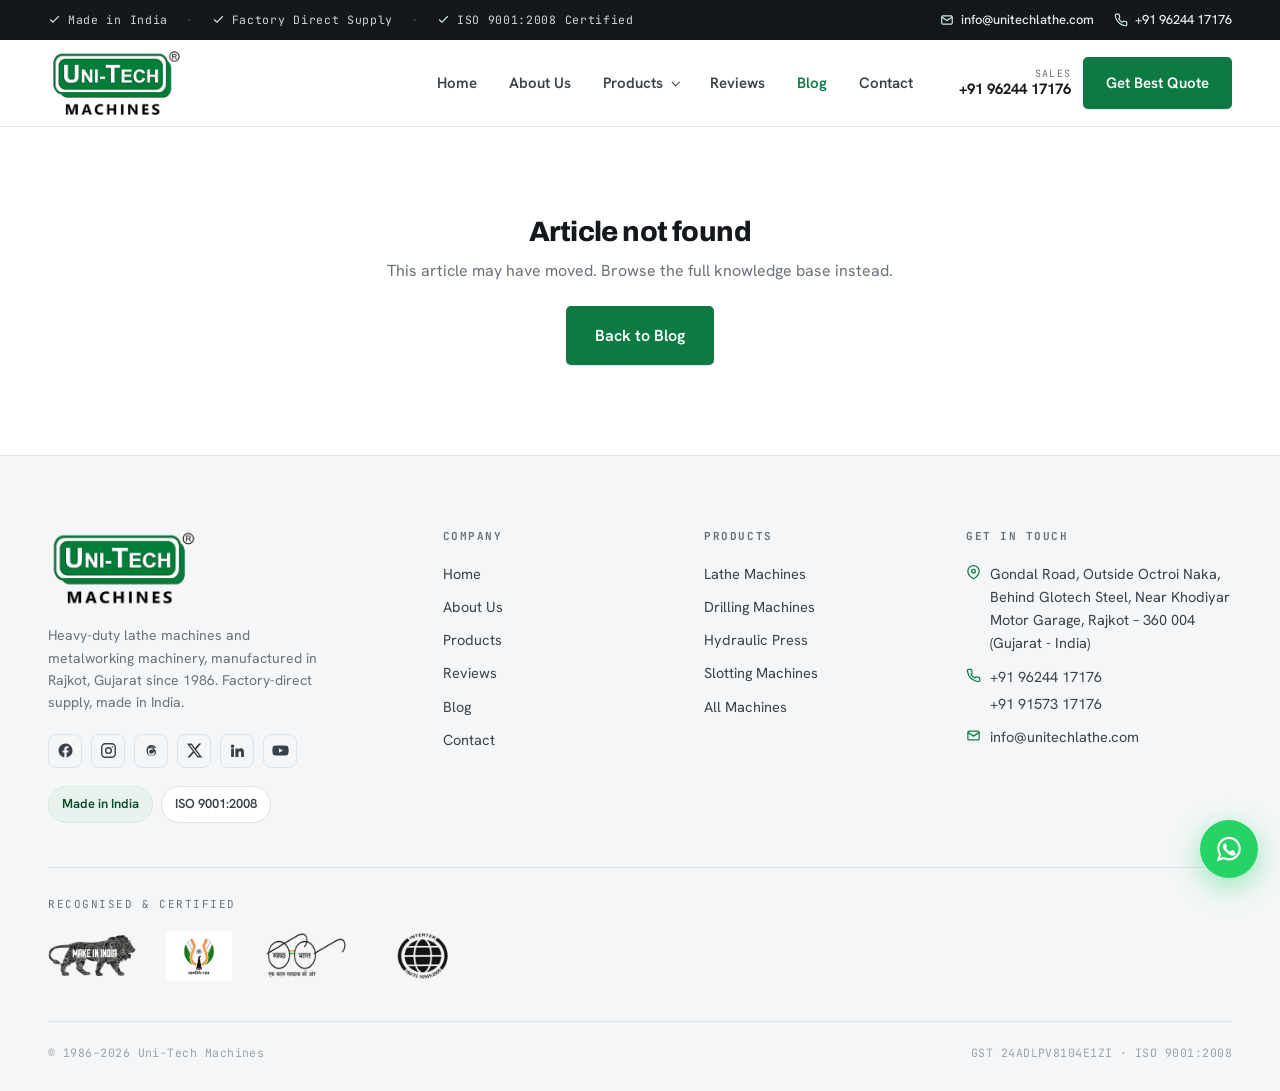
<file: blog-post.html>
<!doctype html>
<html lang="en">
<head>
  <meta charset="UTF-8" />
  <meta name="viewport" content="width=device-width, initial-scale=1" />

  <title>Article | Uni-Tech Machines</title>
  <meta name="description" content="Machine knowledge base article from Uni-Tech Machines, heavy-duty lathe manufacturer in Rajkot, India." id="m-desc" />
  <meta name="keywords" content="lathe machine, Uni-Tech Machines" id="m-keys" />
  <meta name="author" content="Uni-Tech Machines" />
  <meta name="robots" content="index, follow, max-image-preview:large" />
  <link rel="canonical" href="https://unitechlathe.com/blog-post.html" id="m-canon" />
  <meta name="theme-color" content="#0e7a43" />
  <link rel="icon" href="img/logos/fevicon.png" />
  <link rel="apple-touch-icon" href="img/logos/unitech-logo-rounded.png" />
  <link rel="manifest" href="manifest.webmanifest" />
  <meta name="format-detection" content="telephone=yes" />

  <meta property="og:type" content="article" />
  <meta property="og:site_name" content="Uni-Tech Machines" />
  <meta property="og:title" content="Uni-Tech Machines Knowledge Base" id="m-ogt" />
  <meta property="og:description" content="" id="m-ogd" />
  <meta property="og:image" content="https://unitechlathe.com/img/products/new/heavy-duty-gear-head-lathe.jpg" id="m-ogi" />
  <meta property="og:url" content="https://unitechlathe.com/blog-post.html" id="m-ogu" />
  <meta property="og:locale" content="en_IN" />

  <link rel="preconnect" href="https://fonts.googleapis.com" />
  <link rel="preconnect" href="https://fonts.gstatic.com" crossorigin />
  <link href="https://fonts.googleapis.com/css2?family=Archivo:wght@400;500;600;700;800&family=Hanken+Grotesk:wght@400;500;600;700&family=JetBrains+Mono:wght@400;500&display=swap" rel="stylesheet" />
  <link rel="stylesheet" href="css/site.css" />
  <script src="js/ui.js" defer></script>

  <style>
    .art-head{ background:var(--panel); border-bottom:1px solid var(--line); padding: clamp(30px,4vw,52px) 0 clamp(26px,3.5vw,40px); }
    .art-head .crumbs{ margin-bottom:20px; }
    .art-topic{ display:inline-flex; align-items:center; font-family:var(--f-mono); font-size:11px; font-weight:500; letter-spacing:.1em; text-transform:uppercase; padding:6px 12px; border-radius:100px; background:var(--brand-tint); border:1px solid var(--brand-tint-2); color:var(--brand-deep); }
    .art-head h1{ font-size: clamp(30px,4.2vw,50px); font-weight:800; letter-spacing:-.03em; line-height:1.08; margin-top:16px; max-width:20ch; }
    .art-head .art-ex{ margin-top:18px; font-size: clamp(16px,1.5vw,19px); color:var(--ink-2); line-height:1.55; max-width:60ch; }
    .art-meta{ display:flex; flex-wrap:wrap; align-items:center; gap:10px; margin-top:22px; font-size:13px; color:var(--muted); }
    .art-meta .dot{ opacity:.5; }
    .art-meta b{ color:var(--ink-2); font-weight:600; }

    .art-wrap{ display:grid; grid-template-columns: minmax(0,1fr) 320px; gap: clamp(32px,5vw,64px); align-items:start; padding-block: clamp(40px,5vw,64px) clamp(56px,7vw,88px); }
    @media (max-width:940px){ .art-wrap{ grid-template-columns:1fr; } }

    .art-hero{ border:1px solid var(--line); border-radius:var(--r-lg); overflow:hidden; background:var(--panel-2); aspect-ratio:16/9; margin-bottom:34px; }
    .art-hero img{ width:100%; height:100%; object-fit:cover; }

    .art-body{ max-width:none; }
    .art-body h2{ font-family:var(--f-head); font-size: clamp(22px,2.4vw,28px); font-weight:700; letter-spacing:-.02em; line-height:1.2; margin:38px 0 14px; }
    .art-body h3{ font-family:var(--f-head); font-size:19px; font-weight:600; margin:26px 0 10px; }
    .art-body p{ font-size:17px; line-height:1.72; color:var(--ink-2); margin-bottom:16px; }
    .art-body ul, .art-body ol{ margin:6px 0 20px; padding-left:0; }
    .art-body ul li, .art-body ol li{ position:relative; font-size:16.5px; line-height:1.6; color:var(--ink-2); padding-left:26px; margin-bottom:10px; }
    .art-body ul li::before{ content:''; position:absolute; left:4px; top:11px; width:7px; height:7px; border-radius:2px; background:var(--brand); }
    .art-body ol{ counter-reset:li; }
    .art-body ol li{ counter-increment:li; }
    .art-body ol li::before{ content:counter(li); position:absolute; left:0; top:0; font-family:var(--f-mono); font-size:13px; font-weight:600; color:var(--brand); }
    .art-note{ display:flex; gap:14px; background:var(--brand-tint); border:1px solid var(--brand-tint-2); border-radius:var(--r); padding:18px 20px; margin:26px 0; }
    .art-note svg{ width:22px; height:22px; color:var(--brand); flex:none; margin-top:1px; }
    .art-note p{ margin:0; font-size:15.5px; line-height:1.6; color:var(--brand-deep); }
    .art-cta{ background:var(--ink); color:#fff; border-radius:var(--r-lg); padding:28px 30px; margin:34px 0 8px; }
    .art-cta p{ margin:0 0 18px; font-size:16.5px; line-height:1.6; color:#e6eaee; }
    .art-cta .cta-btns{ display:flex; flex-wrap:wrap; gap:12px; }

    .spec-table{ width:100%; border:1px solid var(--line); border-radius:var(--r); overflow:hidden; margin:22px 0 26px; }
    .spec-table .sr{ display:flex; justify-content:space-between; gap:16px; padding:12px 18px; border-bottom:1px solid var(--line-soft); }
    .spec-table .sr:last-child{ border-bottom:0; }
    .spec-table .sr:nth-child(odd){ background:var(--panel); }
    .spec-table .sk{ color:var(--muted); font-size:14.5px; }
    .spec-table .sv{ font-family:var(--f-mono); font-size:13.5px; font-weight:500; color:var(--ink); text-align:right; }

    /* FAQ */
    .art-faq{ margin-top:44px; border-top:1px solid var(--line); padding-top:34px; }
    .art-faq h2{ font-family:var(--f-head); font-size:24px; font-weight:700; letter-spacing:-.02em; margin-bottom:18px; }
    .faq-item{ border:1px solid var(--line); border-radius:var(--r); padding:18px 20px; margin-bottom:12px; }
    .faq-item .fq{ font-family:var(--f-head); font-weight:600; font-size:16.5px; color:var(--ink); }
    .faq-item .fa{ margin-top:9px; font-size:15.5px; line-height:1.6; color:var(--ink-2); }

    /* Sidebar */
    .art-side{ position:sticky; top:92px; display:flex; flex-direction:column; gap:22px; }
    .prod-card{ border:1px solid var(--line); border-radius:var(--r-lg); overflow:hidden; background:#fff; box-shadow:var(--sh-1); }
    .prod-card .pc-img{ aspect-ratio:4/3; background:var(--panel-2); }
    .prod-card .pc-img img{ width:100%; height:100%; object-fit:contain; padding:10px; }
    .prod-card .pc-body{ padding:18px 18px 20px; }
    .prod-card .pc-eye{ font-family:var(--f-mono); font-size:10.5px; letter-spacing:.12em; text-transform:uppercase; color:var(--muted); }
    .prod-card h4{ font-family:var(--f-head); font-size:17px; font-weight:700; letter-spacing:-.01em; line-height:1.25; margin-top:7px; }
    .prod-card .pc-price{ margin-top:12px; font-family:var(--f-mono); font-size:12px; color:var(--muted); }
    .prod-card .pc-price b{ display:block; font-family:var(--f-head); font-size:22px; font-weight:800; color:var(--ink); letter-spacing:-.02em; margin-top:3px; }
    .prod-card .pc-btns{ display:grid; gap:8px; margin-top:16px; }
    .side-box{ border:1px solid var(--line); border-radius:var(--r); padding:20px; background:var(--panel); }
    .side-box h5{ font-family:var(--f-mono); font-size:11px; letter-spacing:.1em; text-transform:uppercase; color:var(--muted); margin-bottom:12px; }
    .toc-list a{ display:block; font-size:14.5px; color:var(--ink-2); padding:6px 0; border-bottom:1px solid var(--line-soft); }
    .toc-list a:last-child{ border-bottom:0; }
    .toc-list a:hover{ color:var(--brand); }

    /* Related */
    .related-sec{ background:var(--panel); border-top:1px solid var(--line); }
    .related-sec .prod-grid, .related-grid{ display:grid; grid-template-columns:repeat(3,1fr); gap:24px; }
    @media (max-width:1040px){ .related-grid{ grid-template-columns:1fr 1fr; } }
    @media (max-width:640px){ .related-grid{ grid-template-columns:1fr; } }
    .rcard{ display:flex; flex-direction:column; background:#fff; border:1px solid var(--line); border-radius:var(--r); overflow:hidden; transition:transform .2s var(--ease), box-shadow .2s var(--ease), border-color .2s var(--ease); }
    .rcard:hover{ transform:translateY(-4px); box-shadow:var(--sh-2); border-color:var(--brand-tint-2); }
    .rcard .rc-img{ aspect-ratio:16/10; background:var(--panel-2); overflow:hidden; }
    .rcard .rc-img img{ width:100%; height:100%; object-fit:cover; }
    .rcard .rc-body{ padding:16px 18px 18px; }
    .rcard .rc-topic{ font-family:var(--f-mono); font-size:10.5px; letter-spacing:.1em; text-transform:uppercase; color:var(--brand-deep); }
    .rcard h4{ font-family:var(--f-head); font-size:16px; font-weight:700; line-height:1.28; margin-top:7px; }
    .rcard:hover h4{ color:var(--brand); }

    .art-missing{ padding:90px 0; text-align:center; }
    .art-missing h1{ font-size:28px; font-weight:800; }
    .art-missing p{ margin-top:12px; color:var(--muted); }
  </style>

  <script type="application/ld+json" id="ld-article"></script>
</head>
<body>

  <!-- Top utility bar -->
  <div class="topbar">
    <div class="wrap">
      <div class="topbar-left">
        <span class="tb-item"><svg viewBox="0 0 24 24" fill="none" stroke="currentColor" stroke-width="2"><path d="M20 6L9 17l-5-5"/></svg> Made in India</span>
        <span class="tb-sep">·</span>
        <span class="tb-item opt"><svg viewBox="0 0 24 24" fill="none" stroke="currentColor" stroke-width="2"><path d="M20 6L9 17l-5-5"/></svg> Factory Direct Supply</span>
        <span class="tb-sep opt">·</span>
        <span class="tb-item opt"><svg viewBox="0 0 24 24" fill="none" stroke="currentColor" stroke-width="2"><path d="M20 6L9 17l-5-5"/></svg> ISO 9001:2008 Certified</span>
      </div>
      <div class="topbar-right">
        <a class="opt" href="mailto:info@unitechlathe.com"><svg viewBox="0 0 24 24" fill="none" stroke="currentColor" stroke-width="2"><rect x="3" y="5" width="18" height="14" rx="2"/><path d="M3 7l9 6 9-6"/></svg> info@unitechlathe.com</a>
        <a href="tel:+919624417176"><svg viewBox="0 0 24 24" fill="none" stroke="currentColor" stroke-width="2"><path d="M22 16.9v3a2 2 0 0 1-2.2 2 19.8 19.8 0 0 1-8.6-3 19.5 19.5 0 0 1-6-6 19.8 19.8 0 0 1-3-8.6A2 2 0 0 1 4.1 2h3a2 2 0 0 1 2 1.7c.1 1 .4 1.9.7 2.8a2 2 0 0 1-.5 2.1L8.1 9.9a16 16 0 0 0 6 6l1.3-1.2a2 2 0 0 1 2.1-.5c.9.3 1.8.6 2.8.7a2 2 0 0 1 1.7 2z"/></svg> +91 96244 17176</a>
      </div>
    </div>
  </div>

  <!-- Main nav -->
  <header class="nav">
    <div class="wrap nav-inner">
      <a class="nav-brand" href="index.html" aria-label="Uni-Tech Machines home">
        <img src="img/logos/unitech-logo-only.png" alt="Uni-Tech Machines" />
      </a>
      <nav class="nav-links" id="navlinks">
        <a href="index.html">Home</a>
        <a href="about.html">About Us</a>
        <div class="nav-drop">
          <a href="catalog.html">Products</a>
          <div class="nav-menu">
            <a class="nm-row" href="catalog.html?cat=lathe"><span class="nm-label">Lathe Machines</span><span class="nm-sub">57 models</span></a>
            <a class="nm-row" href="catalog.html?cat=drilling"><span class="nm-label">Drilling Machines</span><span class="nm-sub">5 models</span></a>
            <a class="nm-row" href="catalog.html?cat=slotting"><span class="nm-label">Slotting Machines</span><span class="nm-sub">5 models</span></a>
            <a class="nm-row" href="catalog.html?cat=hydraulic"><span class="nm-label">Hydraulic Press</span><span class="nm-sub">4 models</span></a>
            <a class="nm-row" href="catalog.html?cat=bandsaw"><span class="nm-label">Bandsaw &amp; Shaping</span><span class="nm-sub">6 models</span></a>
            <div class="nm-foot"><a href="catalog.html">View all 78 machines →</a></div>
          </div>
        </div>
        <a href="testimonials.html">Reviews</a>
        <a href="blog.html" class="active">Blog</a>
        <a href="contact.html">Contact</a>
      </nav>
      <div class="nav-cta">
        <div class="nav-phone"><span>Sales</span><b>+91 96244 17176</b></div>
        <a class="btn btn-primary" href="contact.html">Get Best Quote</a>
        <button class="nav-ham" aria-label="Menu" aria-expanded="false"><span></span></button>
      </div>
    </div>
  </header>

  <main id="main">
    <!-- rendered by JS -->
  </main>

  <!-- Footer -->
  <footer class="footer">
    <div class="wrap">
      <div class="footer-grid">
        <div class="footer-brand">
          <img src="img/logos/unitech-logo-only.png" alt="Uni-Tech Machines" />
          <p>Heavy-duty lathe machines and metalworking machinery, manufactured in Rajkot, Gujarat since 1986. Factory-direct supply, made in India.</p><div class="f-social"><a href="https://www.facebook.com/share/1GmB57EuRG/" target="_blank" rel="noopener" aria-label="Facebook"><svg viewBox="0 0 24 24" fill="currentColor"><path d="M22 12a10 10 0 1 0-11.6 9.9v-7H7.9V12h2.5V9.8c0-2.5 1.5-3.9 3.8-3.9 1.1 0 2.2.2 2.2.2v2.5h-1.3c-1.2 0-1.6.8-1.6 1.6V12h2.8l-.4 2.9h-2.4v7A10 10 0 0 0 22 12z"/></svg></a><a href="https://www.instagram.com/unitechlathe" target="_blank" rel="noopener" aria-label="Instagram"><svg viewBox="0 0 24 24" fill="none" stroke="currentColor" stroke-width="2"><rect x="2.5" y="2.5" width="19" height="19" rx="5"/><circle cx="12" cy="12" r="4"/><circle cx="17.4" cy="6.6" r="1.1" fill="currentColor" stroke="none"/></svg></a><a href="https://www.threads.com/@unitechmachinesrajkot" target="_blank" rel="noopener" aria-label="Threads"><svg viewBox="0 0 24 24" fill="currentColor"><path d="M16.7 11.3c-.1 0-.2-.1-.3-.1-.2-3-1.8-4.7-4.5-4.7-1.6 0-3 .7-3.9 2l1.5 1c.6-.9 1.5-1.1 2.4-1.1 1.5 0 2.3.9 2.4 2.3-.6-.1-1.2-.2-1.9-.2-2.4.1-3.9 1.5-3.8 3.4.1 1.7 1.6 2.8 3.3 2.7 1.5-.1 3.2-1 3.6-3.5.3.2.9.7.9 1.9.1 1.5-1 3.9-4.5 3.9-3.1 0-4.9-2.2-4.9-5.9C7 8.2 8.9 6 12 6c2.4 0 4 1 4.7 2.9l1.7-.6C17.4 5.8 15.1 4.3 12 4.3 8 4.3 5 7.2 5 12s3 7.7 7 7.7c4.9 0 6.5-3.4 6.4-5.6-.1-1.9-1.1-2.7-1.7-2.8z"/></svg></a><a href="https://x.com/unitechmachines" target="_blank" rel="noopener" aria-label="X (Twitter)"><svg viewBox="0 0 24 24" fill="currentColor"><path d="M18.2 2.2h3.3l-7.2 8.3L23 21.8h-6.6l-5.2-6.8-6 6.8H1.9l7.7-8.8L1.3 2.2H8l4.7 6.2 5.5-6.2zm-1.2 17.6h1.8L7.1 4.1H5.2z"/></svg></a><a href="https://www.linkedin.com/in/mihir-vachhani-39079684" target="_blank" rel="noopener" aria-label="LinkedIn"><svg viewBox="0 0 24 24" fill="currentColor"><path d="M4.98 3.5a2.5 2.5 0 1 0 0 5 2.5 2.5 0 0 0 0-5zM3 9h4v12H3zM9 9h3.8v1.7h.1c.5-.9 1.8-1.9 3.6-1.9 3.9 0 4.6 2.5 4.6 5.8V21h-4v-5c0-1.2 0-2.8-1.7-2.8s-2 1.3-2 2.7V21H9z"/></svg></a><a href="https://youtube.com/@unitechmachines" target="_blank" rel="noopener" aria-label="YouTube"><svg viewBox="0 0 24 24" fill="currentColor"><path d="M23 7.5a3 3 0 0 0-2.1-2.1C19 4.9 12 4.9 12 4.9s-7 0-8.9.5A3 3 0 0 0 1 7.5 31 31 0 0 0 .5 12 31 31 0 0 0 1 16.5a3 3 0 0 0 2.1 2.1c1.9.5 8.9.5 8.9.5s7 0 8.9-.5a3 3 0 0 0 2.1-2.1A31 31 0 0 0 23.5 12 31 31 0 0 0 23 7.5zM9.8 15.3V8.7l5.7 3.3z"/></svg></a></div>
          <div class="fb-badges">
            <span class="pill pill--solid">Made in India</span>
            <span class="pill">ISO 9001:2008</span>
          </div>
        </div>
        <div>
          <h5>Company</h5>
          <ul>
            <li><a href="index.html">Home</a></li>
            <li><a href="about.html">About Us</a></li>
            <li><a href="catalog.html">Products</a></li>
            <li><a href="testimonials.html">Reviews</a></li>
            <li><a href="blog.html">Blog</a></li>
            <li><a href="contact.html">Contact</a></li>
          </ul>
        </div>
        <div>
          <h5>Products</h5>
          <ul>
            <li><a href="catalog.html?cat=lathe">Lathe Machines</a></li>
            <li><a href="catalog.html?cat=drilling">Drilling Machines</a></li>
            <li><a href="catalog.html?cat=hydraulic">Hydraulic Press</a></li>
            <li><a href="catalog.html?cat=slotting">Slotting Machines</a></li>
            <li><a href="catalog.html">All Machines</a></li>
          </ul>
        </div>
        <div>
          <h5>Get in touch</h5>
          <ul class="f-contact">
            <li><svg viewBox="0 0 24 24" fill="none" stroke="currentColor" stroke-width="2"><path d="M21 10c0 7-9 12-9 12s-9-5-9-12a9 9 0 0 1 18 0z"/><circle cx="12" cy="10" r="3"/></svg> Gondal Road, Outside Octroi Naka, Behind Glotech Steel, Near Khodiyar Motor Garage, Rajkot – 360 004 (Gujarat - India)</li>
            <li><svg viewBox="0 0 24 24" fill="none" stroke="currentColor" stroke-width="2"><path d="M22 16.9v3a2 2 0 0 1-2.2 2 19.8 19.8 0 0 1-8.6-3 19.5 19.5 0 0 1-6-6 19.8 19.8 0 0 1-3-8.6A2 2 0 0 1 4.1 2h3a2 2 0 0 1 2 1.7c.1 1 .4 1.9.7 2.8a2 2 0 0 1-.5 2.1L8.1 9.9a16 16 0 0 0 6 6l1.3-1.2a2 2 0 0 1 2.1-.5c.9.3 1.8.6 2.8.7a2 2 0 0 1 1.7 2z"/></svg> <span style="display:flex;flex-direction:column;gap:4px;"><a href="tel:+919624417176">+91 96244 17176</a><a href="tel:+919157317176">+91 91573 17176</a></span></li>
            <li><svg viewBox="0 0 24 24" fill="none" stroke="currentColor" stroke-width="2"><rect x="3" y="5" width="18" height="14" rx="2"/><path d="M3 7l9 6 9-6"/></svg> <a href="mailto:info@unitechlathe.com">info@unitechlathe.com</a></li>
          </ul>
        </div>
      </div>

      <div class="footer-cert">
        <div class="fc-eye">Recognised &amp; Certified</div>
        <div class="fc-row">
          <img src="img/logos/make-in-india.png" alt="Make in India" loading="lazy" />
          <img src="img/logos/atmanirbhar-bharat.jpg" alt="Atmanirbhar Bharat" loading="lazy" />
          <img src="img/logos/swachh-bharat.png" alt="Swachh Bharat" loading="lazy" />
          <img src="img/logos/cert3.png" alt="ISO 9001:2008" loading="lazy" />
        </div>
      </div>

      <div class="footer-bottom">
        <span>© 1986–2026 Uni-Tech Machines</span>
        <span>GST 24ADLPV8104E1ZI · ISO 9001:2008</span>
      </div>
    </div>
  </footer>

  <!-- WhatsApp floating button -->
  <a class="wa-float" href="https://wa.me/919624417176?text=Hi%20Uni-Tech%2C%20I%27d%20like%20a%20quote." target="_blank" rel="noopener" aria-label="Chat on WhatsApp">
    <span class="wa-ic"><svg viewBox="0 0 32 32" fill="currentColor"><path d="M16 3C9 3 3.5 8.5 3.5 15.5c0 2.3.6 4.5 1.8 6.4L3 29l7.3-2.2c1.8 1 3.8 1.5 5.7 1.5 7 0 12.5-5.5 12.5-12.5S23 3 16 3zm0 22.8c-1.8 0-3.5-.5-5-1.4l-.4-.2-4.3 1.3 1.3-4.2-.3-.4a10 10 0 0 1-1.6-5.4C5.7 9.8 10.3 5.2 16 5.2S26.3 9.8 26.3 15.5 21.7 25.8 16 25.8zm5.7-7.7c-.3-.2-1.8-.9-2.1-1-.3-.1-.5-.2-.7.2s-.8 1-1 1.2c-.2.2-.4.2-.7.1-1.8-.9-3-1.6-4.2-3.6-.3-.5.3-.5.8-1.6.1-.2 0-.4 0-.6s-.7-1.7-1-2.3c-.3-.6-.5-.5-.7-.5h-.6c-.2 0-.6.1-.9.4-.3.4-1.2 1.2-1.2 2.9s1.2 3.4 1.4 3.6c.2.2 2.4 3.7 5.9 5.2 2.2.9 3 1 4.1.8.7-.1 1.8-.7 2-1.4.3-.7.3-1.3.2-1.4-.1-.2-.3-.2-.6-.4z"/></svg></span>
    <span class="wa-txt">Chat with us</span>
  </a>

  <script src="js/blog-data.js"></script>
  <script>
    (function(){
      var posts = window.BLOG_DATA || [];
      var topics = window.BLOG_TOPICS || [];
      var topicLabel = {}; topics.forEach(function(t){ topicLabel[t.id]=t.label; });
      var bySlug = {}; posts.forEach(function(p){ bySlug[p.slug]=p; });
      var main = document.getElementById('main');

      var slug = new URLSearchParams(location.search).get('slug');
      var post = slug ? bySlug[slug] : null;

      function esc(s){ return String(s==null?'':s).replace(/[&<>"]/g, function(c){ return ({'&':'&amp;','<':'&lt;','>':'&gt;','"':'&quot;'})[c]; }); }
      function slugify(s){ return String(s).toLowerCase().replace(/[^a-z0-9]+/g,'-').replace(/(^-|-$)/g,''); }
      function fmtDate(d){ try{ return new Date(d+'T00:00:00').toLocaleDateString('en-IN',{day:'numeric',month:'long',year:'numeric'}); }catch(e){ return d; } }

      if(!post){
        main.innerHTML = '<div class="wrap art-missing"><h1>Article not found</h1><p>This article may have moved. Browse the full knowledge base instead.</p><div style="margin-top:22px;"><a class="btn btn-primary btn-lg" href="blog.html">Back to Blog</a></div></div>';
        return;
      }

      // ---- SEO: title, meta, canonical, OG ----
      var url = 'https://unitechlathe.com/blog-post.html?slug=' + encodeURIComponent(post.slug);
      document.title = (post.metaTitle || post.title);
      function setAttr(id, attr, val){ var el=document.getElementById(id); if(el) el.setAttribute(attr, val); }
      setAttr('m-desc','content', post.metaDescription || post.excerpt);
      setAttr('m-keys','content', post.keywords || '');
      setAttr('m-canon','href', url);
      setAttr('m-ogt','content', post.title);
      setAttr('m-ogd','content', post.metaDescription || post.excerpt);
      setAttr('m-ogi','content', 'https://unitechlathe.com/' + post.image);
      setAttr('m-ogu','content', url);

      // ---- Build body + collect H2s for TOC ----
      var toc = [];
      var bodyHtml = (post.body||[]).map(function(b){
        if(b.type==='h2'){ var id='s-'+slugify(b.text); toc.push({id:id,text:b.text}); return '<h2 id="'+id+'">'+esc(b.text)+'</h2>'; }
        if(b.type==='h3'){ return '<h3>'+esc(b.text)+'</h3>'; }
        if(b.type==='p'){ return '<p>'+esc(b.text)+'</p>'; }
        if(b.type==='ul'){ return '<ul>'+ (b.items||[]).map(function(i){return '<li>'+esc(i)+'</li>';}).join('') +'</ul>'; }
        if(b.type==='ol'){ return '<ol>'+ (b.items||[]).map(function(i){return '<li>'+esc(i)+'</li>';}).join('') +'</ol>'; }
        if(b.type==='note'){ return '<div class="art-note"><svg viewBox="0 0 24 24" fill="none" stroke="currentColor" stroke-width="2"><circle cx="12" cy="12" r="10"/><path d="M12 16v-4M12 8h.01"/></svg><p>'+esc(b.text)+'</p></div>'; }
        if(b.type==='quote'){ return '<blockquote class="art-note"><p>'+esc(b.text)+'</p></blockquote>'; }
        if(b.type==='specs'){ return '<div class="spec-table">'+ (b.rows||[]).map(function(r){return '<div class="sr"><span class="sk">'+esc(r[0])+'</span><span class="sv">'+esc(r[1])+'</span></div>';}).join('') +'</div>'; }
        if(b.type==='cta'){ return '<div class="art-cta"><p>'+esc(b.text)+'</p><div class="cta-btns"><a class="btn btn-primary btn-lg" href="contact.html?p='+encodeURIComponent(post.productId)+'">Get Best Quote</a><a class="btn btn-wa btn-lg" href="https://wa.me/919624417176?text='+encodeURIComponent('Hi Uni-Tech, I read your article on the '+post.productName+' and would like a quote.')+'" target="_blank" rel="noopener">WhatsApp</a></div></div>'; }
        return '';
      }).join('');

      // ---- FAQ ----
      var faqHtml = '';
      if(post.faq && post.faq.length){
        faqHtml = '<div class="art-faq"><h2>Frequently asked questions</h2>'
          + post.faq.map(function(f){ return '<div class="faq-item"><div class="fq">'+esc(f.q)+'</div><div class="fa">'+esc(f.a)+'</div></div>'; }).join('')
          + '</div>';
      }

      // ---- TOC ----
      var tocHtml = toc.length>1 ? '<div class="side-box"><h5>On this page</h5><div class="toc-list">'+ toc.map(function(t){return '<a href="#'+t.id+'">'+esc(t.text)+'</a>';}).join('') +'</div></div>' : '';

      // ---- Product card ----
      var prodCard = '<div class="prod-card">'
        + '<a class="pc-img" href="product.html?id='+encodeURIComponent(post.productId)+'"><img src="'+esc(post.image)+'" alt="'+esc(post.productName)+'" onerror="this.style.opacity=0" /></a>'
        + '<div class="pc-body"><div class="pc-eye">'+esc(post.productCode)+' · Featured machine</div>'
        + '<h4>'+esc(post.productName)+'</h4>'
        + '<div class="pc-price">Factory-direct price from<b>'+esc(post.price||'On request')+'</b></div>'
        + '<div class="pc-btns"><a class="btn btn-primary btn-block" href="product.html?id='+encodeURIComponent(post.productId)+'">View Specifications</a>'
        + '<a class="btn btn-outline btn-block" href="contact.html?p='+encodeURIComponent(post.productId)+'">Get Best Quote</a></div></div></div>';

      // ---- Assemble main ----
      main.innerHTML =
        '<section class="art-head" data-screen-label="Article"><div class="wrap">'
          + '<div class="crumbs"><a href="index.html">Home</a><span class="sep">/</span><a href="blog.html">Knowledge Base</a><span class="sep">/</span><span class="cur">'+esc(topicLabel[post.topic]||post.topic)+'</span></div>'
          + '<span class="art-topic">'+esc(topicLabel[post.topic]||post.topic)+'</span>'
          + '<h1>'+esc(post.title)+'</h1>'
          + '<p class="art-ex">'+esc(post.excerpt)+'</p>'
          + '<div class="art-meta"><span>By <b>Uni-Tech Machines</b></span><span class="dot">·</span><span>'+fmtDate(post.date)+'</span><span class="dot">·</span><span>'+esc(post.readMins)+' min read</span></div>'
        + '</div></section>'
        + '<section class="section section--tight"><div class="wrap art-wrap">'
          + '<article><div class="art-hero"><img src="'+esc(post.image)+'" alt="'+esc(post.productName)+'" onerror="this.style.opacity=0" /></div>'
            + '<div class="art-body">'+bodyHtml+'</div>'
            + faqHtml
          + '</article>'
          + '<aside class="art-side">'+prodCard+tocHtml+'</aside>'
        + '</div></section>';

      // ---- Related ----
      var rel = (post.related||[]).map(function(s){return bySlug[s];}).filter(Boolean).slice(0,3);
      if(rel.length){
        var relHtml = '<section class="section section--tight related-sec"><div class="wrap">'
          + '<h2 style="font-family:var(--f-head);font-size:clamp(22px,2.4vw,28px);font-weight:700;letter-spacing:-.02em;margin-bottom:24px;">Related articles</h2>'
          + '<div class="related-grid">'
          + rel.map(function(r){ return '<a class="rcard" href="blog-post.html?slug='+encodeURIComponent(r.slug)+'">'
              + '<div class="rc-img"><img src="'+esc(r.image)+'" alt="'+esc(r.productName)+'" loading="lazy" onerror="this.style.opacity=0" /></div>'
              + '<div class="rc-body"><span class="rc-topic">'+esc(topicLabel[r.topic]||r.topic)+'</span><h4>'+esc(r.title)+'</h4></div></a>'; }).join('')
          + '</div></div></section>';
        main.insertAdjacentHTML('beforeend', relHtml);
      }

      // ---- Structured data: Article + BreadcrumbList + FAQPage ----
      var graph = [
        { '@type':'BlogPosting', 'headline':post.title, 'description':(post.metaDescription||post.excerpt),
          'image':'https://unitechlathe.com/'+post.image, 'datePublished':post.date, 'dateModified':(post.updated||post.date),
          'author':{'@type':'Organization','name':'Uni-Tech Machines'},
          'publisher':{'@type':'Organization','name':'Uni-Tech Machines','logo':{'@type':'ImageObject','url':'https://unitechlathe.com/img/logos/unitech-logo-only.png'}},
          'mainEntityOfPage':{'@type':'WebPage','@id':url}, 'about':post.productName, 'keywords':post.keywords },
        { '@type':'BreadcrumbList','itemListElement':[
          {'@type':'ListItem','position':1,'name':'Home','item':'https://unitechlathe.com/'},
          {'@type':'ListItem','position':2,'name':'Knowledge Base','item':'https://unitechlathe.com/blog.html'},
          {'@type':'ListItem','position':3,'name':post.title,'item':url} ] }
      ];
      if(post.faq && post.faq.length){
        graph.push({ '@type':'FAQPage','mainEntity':post.faq.map(function(f){ return {'@type':'Question','name':f.q,'acceptedAnswer':{'@type':'Answer','text':f.a}}; }) });
      }
      document.getElementById('ld-article').textContent = JSON.stringify({ '@context':'https://schema.org','@graph':graph });
    })();
  </script>

</body>
</html>
</file>
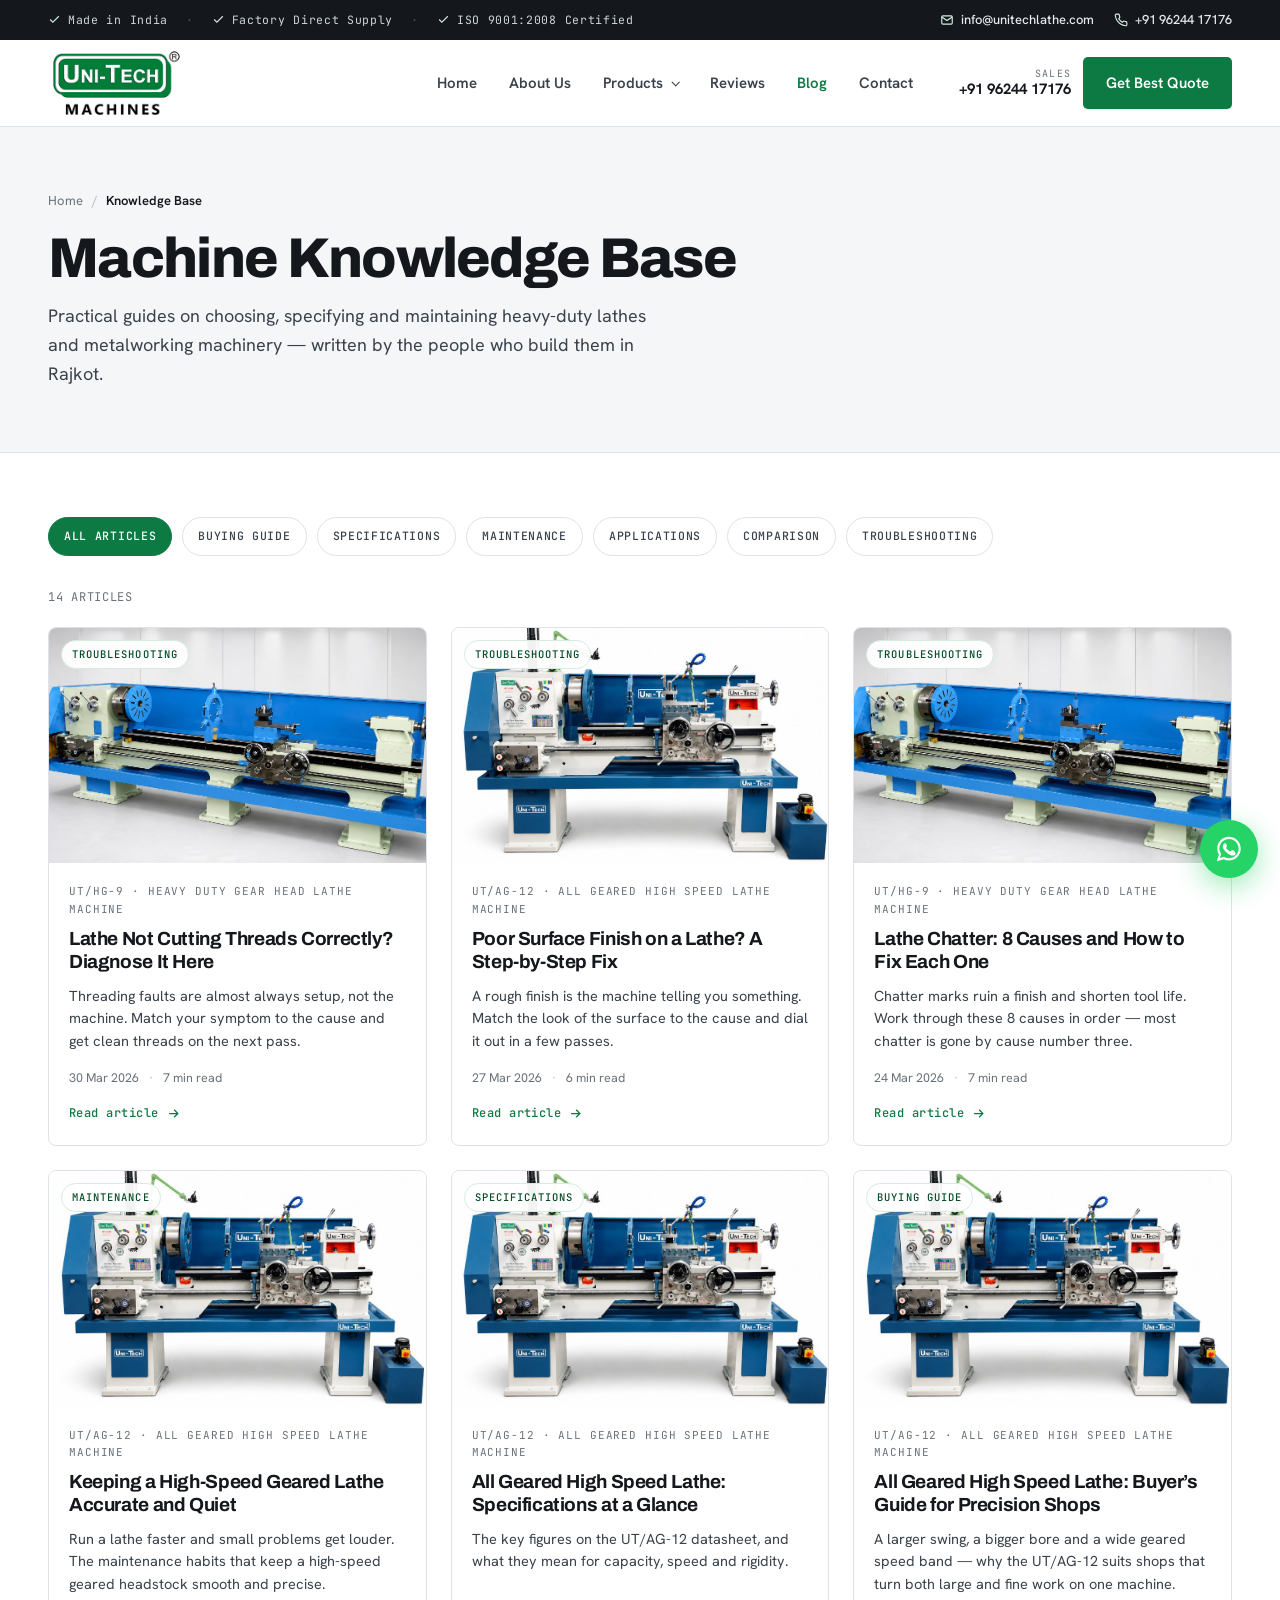
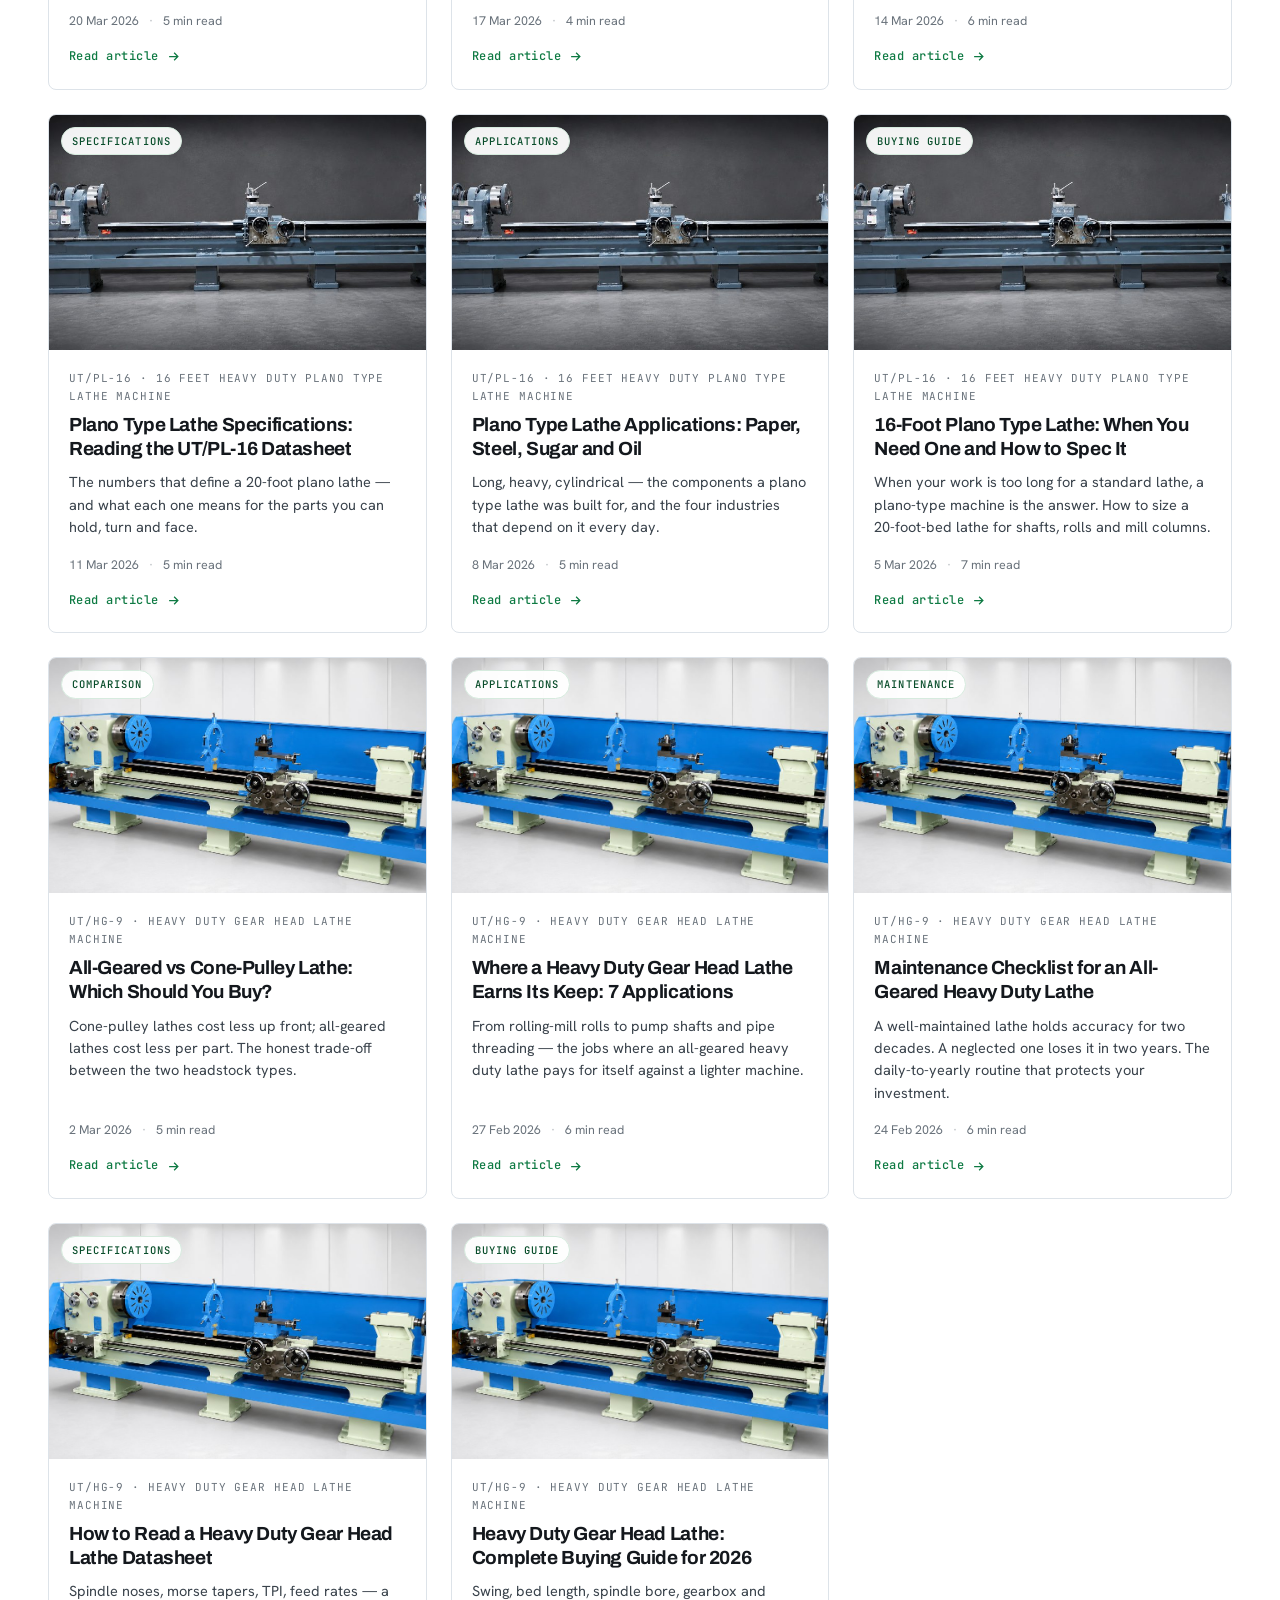
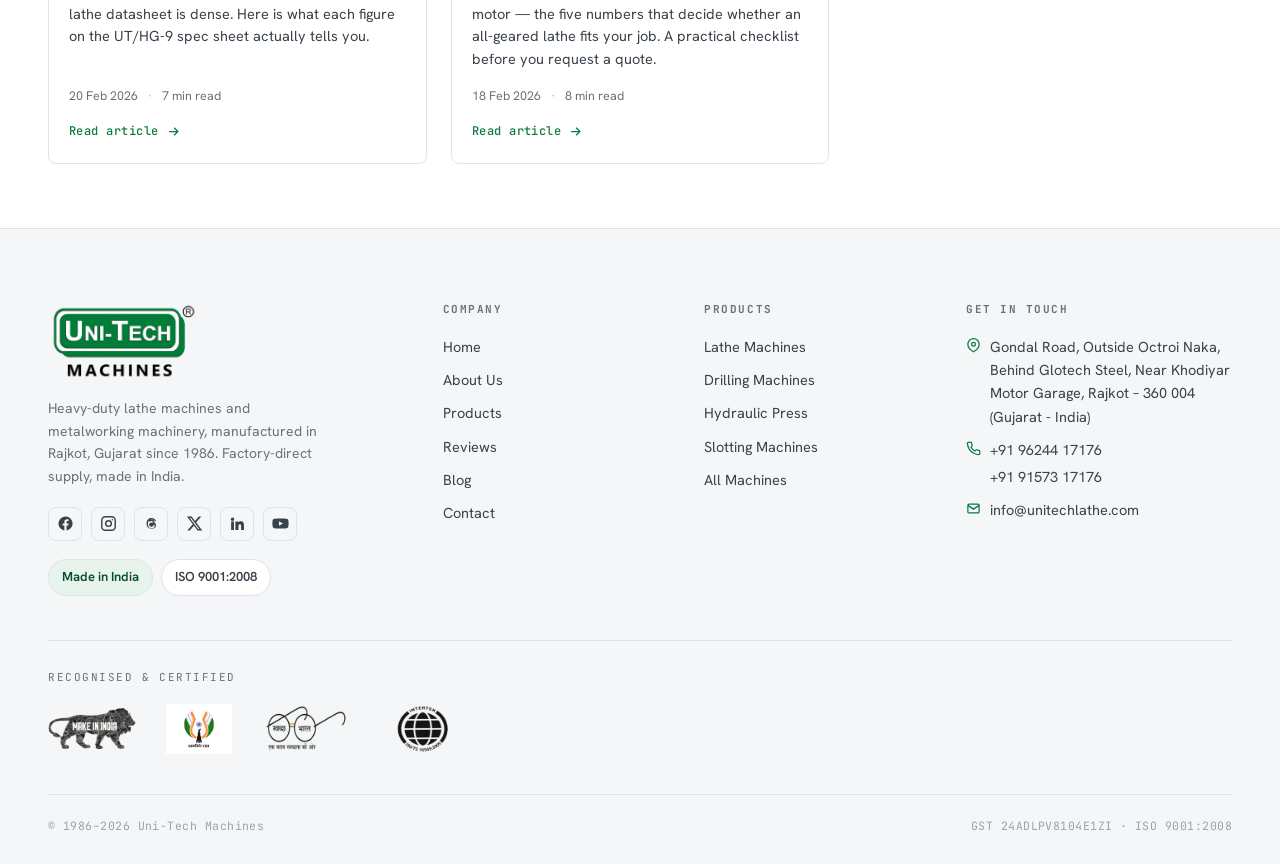
<file: blog.html>
<!doctype html>
<html lang="en">
<head>
  <meta charset="UTF-8" />
  <meta name="viewport" content="width=device-width, initial-scale=1" />

  <title>Machine Knowledge Base &amp; Blog — Lathe Buying, Specs &amp; Maintenance | Uni-Tech Machines</title>
  <meta name="description" content="Practical guides on choosing, specifying and maintaining heavy-duty lathe machines, hydraulic presses and metalworking equipment. Written by Uni-Tech Machines, manufacturer in Rajkot since 1986." />
  <meta name="keywords" content="lathe machine blog, lathe buying guide, lathe specifications, lathe maintenance, heavy duty lathe, all geared lathe, plano lathe, Uni-Tech Machines, Rajkot" />
  <meta name="author" content="Uni-Tech Machines" />
  <meta name="robots" content="index, follow, max-image-preview:large" />
  <link rel="canonical" href="https://unitechlathe.com/blog.html" />
  <meta name="theme-color" content="#0e7a43" />
  <link rel="icon" href="img/logos/fevicon.png" />
  <link rel="apple-touch-icon" href="img/logos/unitech-logo-rounded.png" />
  <link rel="manifest" href="manifest.webmanifest" />
  <meta name="format-detection" content="telephone=yes" />

  <meta property="og:type" content="website" />
  <meta property="og:site_name" content="Uni-Tech Machines" />
  <meta property="og:title" content="Machine Knowledge Base &amp; Blog | Uni-Tech Machines" />
  <meta property="og:description" content="Guides on choosing, specifying and maintaining heavy-duty lathes and metalworking machinery, from the Rajkot factory floor." />
  <meta property="og:url" content="https://unitechlathe.com/blog.html" />
  <meta property="og:image" content="https://unitechlathe.com/img/products/new/heavy-duty-gear-head-lathe.jpg" />
  <meta property="og:locale" content="en_IN" />

  <link rel="preconnect" href="https://fonts.googleapis.com" />
  <link rel="preconnect" href="https://fonts.gstatic.com" crossorigin />
  <link href="https://fonts.googleapis.com/css2?family=Archivo:wght@400;500;600;700;800&family=Hanken+Grotesk:wght@400;500;600;700&family=JetBrains+Mono:wght@400;500&display=swap" rel="stylesheet" />
  <link rel="stylesheet" href="css/site.css" />
  <script src="js/ui.js" defer></script>

  <style>
    /* ---------- Blog index ---------- */
    .blog-filters{ display:flex; flex-wrap:wrap; gap:10px; margin-bottom:32px; }
    .bf-btn{
      font-family:var(--f-mono); font-size:11.5px; font-weight:500; letter-spacing:.06em; text-transform:uppercase;
      padding:9px 15px; border-radius:100px; border:1px solid var(--line); background:#fff; color:var(--ink-2);
      cursor:pointer; transition: all .15s var(--ease);
    }
    .bf-btn:hover{ border-color:var(--brand-tint-2); color:var(--brand-deep); }
    .bf-btn.active{ background:var(--brand); border-color:var(--brand); color:#fff; }

    .blog-grid{ display:grid; grid-template-columns: repeat(3,1fr); gap:24px; }
    @media (max-width:1040px){ .blog-grid{ grid-template-columns:1fr 1fr; } }
    @media (max-width:640px){ .blog-grid{ grid-template-columns:1fr; } }

    .bcard{ display:flex; flex-direction:column; background:#fff; border:1px solid var(--line); border-radius:var(--r); overflow:hidden; transition: transform .2s var(--ease), box-shadow .2s var(--ease), border-color .2s var(--ease); }
    .bcard:hover{ transform:translateY(-4px); box-shadow:var(--sh-2); border-color:var(--brand-tint-2); }
    .bcard .b-img{ position:relative; aspect-ratio:16/10; background:var(--panel-2); overflow:hidden; display:block; }
    .bcard .b-img img{ width:100%; height:100%; object-fit:cover; transition:transform .3s var(--ease); }
    .bcard:hover .b-img img{ transform:scale(1.04); }
    .bcard .b-topic{ position:absolute; top:12px; left:12px; font-family:var(--f-mono); font-size:10.5px; font-weight:500; letter-spacing:.1em; text-transform:uppercase; padding:5px 10px; border-radius:100px; background:rgba(255,255,255,.94); color:var(--brand-deep); border:1px solid var(--brand-tint-2); }
    .bcard .b-body{ display:flex; flex-direction:column; flex:1; padding:20px 20px 22px; }
    .bcard .b-code{ font-family:var(--f-mono); font-size:11px; letter-spacing:.08em; color:var(--muted); text-transform:uppercase; }
    .bcard h3{ font-family:var(--f-head); font-size:19px; font-weight:700; letter-spacing:-.02em; line-height:1.24; margin-top:8px; }
    .bcard h3 a:hover{ color:var(--brand); }
    .bcard .b-ex{ margin-top:11px; color:var(--ink-2); font-size:14.5px; line-height:1.55; flex:1; }
    .bcard .b-meta{ display:flex; align-items:center; gap:10px; margin-top:16px; font-size:12.5px; color:var(--muted); }
    .bcard .b-meta .dot{ opacity:.5; }
    .bcard .b-more{ margin-top:16px; display:inline-flex; align-items:center; gap:7px; font-family:var(--f-mono); font-size:12px; font-weight:500; letter-spacing:.04em; color:var(--brand); }
    .bcard .b-more svg{ width:15px; height:15px; }

    .blog-empty{ padding:60px 0; text-align:center; color:var(--muted); }
    .blog-count{ font-family:var(--f-mono); font-size:12px; letter-spacing:.06em; color:var(--muted); text-transform:uppercase; margin-bottom:20px; }
  </style>

  <script type="application/ld+json">
  { "@context":"https://schema.org", "@type":"Blog",
    "name":"Uni-Tech Machines Knowledge Base",
    "description":"Guides on choosing, specifying and maintaining heavy-duty lathes and metalworking machinery.",
    "url":"https://unitechlathe.com/blog.html",
    "publisher":{ "@type":"Organization","name":"Uni-Tech Machines","logo":{"@type":"ImageObject","url":"https://unitechlathe.com/img/logos/unitech-logo-only.png"} } }
  </script>
</head>
<body>

  <!-- Top utility bar -->
  <div class="topbar">
    <div class="wrap">
      <div class="topbar-left">
        <span class="tb-item"><svg viewBox="0 0 24 24" fill="none" stroke="currentColor" stroke-width="2"><path d="M20 6L9 17l-5-5"/></svg> Made in India</span>
        <span class="tb-sep">·</span>
        <span class="tb-item opt"><svg viewBox="0 0 24 24" fill="none" stroke="currentColor" stroke-width="2"><path d="M20 6L9 17l-5-5"/></svg> Factory Direct Supply</span>
        <span class="tb-sep opt">·</span>
        <span class="tb-item opt"><svg viewBox="0 0 24 24" fill="none" stroke="currentColor" stroke-width="2"><path d="M20 6L9 17l-5-5"/></svg> ISO 9001:2008 Certified</span>
      </div>
      <div class="topbar-right">
        <a class="opt" href="mailto:info@unitechlathe.com"><svg viewBox="0 0 24 24" fill="none" stroke="currentColor" stroke-width="2"><rect x="3" y="5" width="18" height="14" rx="2"/><path d="M3 7l9 6 9-6"/></svg> info@unitechlathe.com</a>
        <a href="tel:+919624417176"><svg viewBox="0 0 24 24" fill="none" stroke="currentColor" stroke-width="2"><path d="M22 16.9v3a2 2 0 0 1-2.2 2 19.8 19.8 0 0 1-8.6-3 19.5 19.5 0 0 1-6-6 19.8 19.8 0 0 1-3-8.6A2 2 0 0 1 4.1 2h3a2 2 0 0 1 2 1.7c.1 1 .4 1.9.7 2.8a2 2 0 0 1-.5 2.1L8.1 9.9a16 16 0 0 0 6 6l1.3-1.2a2 2 0 0 1 2.1-.5c.9.3 1.8.6 2.8.7a2 2 0 0 1 1.7 2z"/></svg> +91 96244 17176</a>
      </div>
    </div>
  </div>

  <!-- Main nav -->
  <header class="nav">
    <div class="wrap nav-inner">
      <a class="nav-brand" href="index.html" aria-label="Uni-Tech Machines home">
        <img src="img/logos/unitech-logo-only.png" alt="Uni-Tech Machines" />
      </a>
      <nav class="nav-links" id="navlinks">
        <a href="index.html">Home</a>
        <a href="about.html">About Us</a>
        <div class="nav-drop">
          <a href="catalog.html">Products</a>
          <div class="nav-menu">
            <a class="nm-row" href="catalog.html?cat=lathe"><span class="nm-label">Lathe Machines</span><span class="nm-sub">57 models</span></a>
            <a class="nm-row" href="catalog.html?cat=drilling"><span class="nm-label">Drilling Machines</span><span class="nm-sub">5 models</span></a>
            <a class="nm-row" href="catalog.html?cat=slotting"><span class="nm-label">Slotting Machines</span><span class="nm-sub">5 models</span></a>
            <a class="nm-row" href="catalog.html?cat=hydraulic"><span class="nm-label">Hydraulic Press</span><span class="nm-sub">4 models</span></a>
            <a class="nm-row" href="catalog.html?cat=bandsaw"><span class="nm-label">Bandsaw &amp; Shaping</span><span class="nm-sub">6 models</span></a>
            <div class="nm-foot"><a href="catalog.html">View all 78 machines →</a></div>
          </div>
        </div>
        <a href="testimonials.html">Reviews</a>
        <a href="blog.html" class="active">Blog</a>
        <a href="contact.html">Contact</a>
      </nav>
      <div class="nav-cta">
        <div class="nav-phone"><span>Sales</span><b>+91 96244 17176</b></div>
        <a class="btn btn-primary" href="contact.html">Get Best Quote</a>
        <button class="nav-ham" aria-label="Menu" aria-expanded="false"><span></span></button>
      </div>
    </div>
  </header>

  <main>
    <!-- Page header -->
    <section class="page-head" data-screen-label="Blog">
      <div class="wrap">
        <div class="crumbs">
          <a href="index.html">Home</a>
          <span class="sep">/</span>
          <span class="cur">Knowledge Base</span>
        </div>
        <h1>Machine Knowledge Base</h1>
        <p>Practical guides on choosing, specifying and maintaining heavy-duty lathes and metalworking machinery — written by the people who build them in Rajkot.</p>
      </div>
    </section>

    <section class="section section--tight">
      <div class="wrap">
        <div class="blog-filters" id="filters"></div>
        <div class="blog-count" id="count"></div>
        <div class="blog-grid" id="grid"></div>
        <div class="blog-empty" id="empty" style="display:none;">No articles in this category yet — check back soon.</div>
      </div>
    </section>
  </main>

  <!-- Footer -->
  <footer class="footer">
    <div class="wrap">
      <div class="footer-grid">
        <div class="footer-brand">
          <img src="img/logos/unitech-logo-only.png" alt="Uni-Tech Machines" />
          <p>Heavy-duty lathe machines and metalworking machinery, manufactured in Rajkot, Gujarat since 1986. Factory-direct supply, made in India.</p><div class="f-social"><a href="https://www.facebook.com/share/1GmB57EuRG/" target="_blank" rel="noopener" aria-label="Facebook"><svg viewBox="0 0 24 24" fill="currentColor"><path d="M22 12a10 10 0 1 0-11.6 9.9v-7H7.9V12h2.5V9.8c0-2.5 1.5-3.9 3.8-3.9 1.1 0 2.2.2 2.2.2v2.5h-1.3c-1.2 0-1.6.8-1.6 1.6V12h2.8l-.4 2.9h-2.4v7A10 10 0 0 0 22 12z"/></svg></a><a href="https://www.instagram.com/unitechlathe" target="_blank" rel="noopener" aria-label="Instagram"><svg viewBox="0 0 24 24" fill="none" stroke="currentColor" stroke-width="2"><rect x="2.5" y="2.5" width="19" height="19" rx="5"/><circle cx="12" cy="12" r="4"/><circle cx="17.4" cy="6.6" r="1.1" fill="currentColor" stroke="none"/></svg></a><a href="https://www.threads.com/@unitechmachinesrajkot" target="_blank" rel="noopener" aria-label="Threads"><svg viewBox="0 0 24 24" fill="currentColor"><path d="M16.7 11.3c-.1 0-.2-.1-.3-.1-.2-3-1.8-4.7-4.5-4.7-1.6 0-3 .7-3.9 2l1.5 1c.6-.9 1.5-1.1 2.4-1.1 1.5 0 2.3.9 2.4 2.3-.6-.1-1.2-.2-1.9-.2-2.4.1-3.9 1.5-3.8 3.4.1 1.7 1.6 2.8 3.3 2.7 1.5-.1 3.2-1 3.6-3.5.3.2.9.7.9 1.9.1 1.5-1 3.9-4.5 3.9-3.1 0-4.9-2.2-4.9-5.9C7 8.2 8.9 6 12 6c2.4 0 4 1 4.7 2.9l1.7-.6C17.4 5.8 15.1 4.3 12 4.3 8 4.3 5 7.2 5 12s3 7.7 7 7.7c4.9 0 6.5-3.4 6.4-5.6-.1-1.9-1.1-2.7-1.7-2.8z"/></svg></a><a href="https://x.com/unitechmachines" target="_blank" rel="noopener" aria-label="X (Twitter)"><svg viewBox="0 0 24 24" fill="currentColor"><path d="M18.2 2.2h3.3l-7.2 8.3L23 21.8h-6.6l-5.2-6.8-6 6.8H1.9l7.7-8.8L1.3 2.2H8l4.7 6.2 5.5-6.2zm-1.2 17.6h1.8L7.1 4.1H5.2z"/></svg></a><a href="https://www.linkedin.com/in/mihir-vachhani-39079684" target="_blank" rel="noopener" aria-label="LinkedIn"><svg viewBox="0 0 24 24" fill="currentColor"><path d="M4.98 3.5a2.5 2.5 0 1 0 0 5 2.5 2.5 0 0 0 0-5zM3 9h4v12H3zM9 9h3.8v1.7h.1c.5-.9 1.8-1.9 3.6-1.9 3.9 0 4.6 2.5 4.6 5.8V21h-4v-5c0-1.2 0-2.8-1.7-2.8s-2 1.3-2 2.7V21H9z"/></svg></a><a href="https://youtube.com/@unitechmachines" target="_blank" rel="noopener" aria-label="YouTube"><svg viewBox="0 0 24 24" fill="currentColor"><path d="M23 7.5a3 3 0 0 0-2.1-2.1C19 4.9 12 4.9 12 4.9s-7 0-8.9.5A3 3 0 0 0 1 7.5 31 31 0 0 0 .5 12 31 31 0 0 0 1 16.5a3 3 0 0 0 2.1 2.1c1.9.5 8.9.5 8.9.5s7 0 8.9-.5a3 3 0 0 0 2.1-2.1A31 31 0 0 0 23.5 12 31 31 0 0 0 23 7.5zM9.8 15.3V8.7l5.7 3.3z"/></svg></a></div>
          <div class="fb-badges">
            <span class="pill pill--solid">Made in India</span>
            <span class="pill">ISO 9001:2008</span>
          </div>
        </div>
        <div>
          <h5>Company</h5>
          <ul>
            <li><a href="index.html">Home</a></li>
            <li><a href="about.html">About Us</a></li>
            <li><a href="catalog.html">Products</a></li>
            <li><a href="testimonials.html">Reviews</a></li>
            <li><a href="blog.html">Blog</a></li>
            <li><a href="contact.html">Contact</a></li>
          </ul>
        </div>
        <div>
          <h5>Products</h5>
          <ul>
            <li><a href="catalog.html?cat=lathe">Lathe Machines</a></li>
            <li><a href="catalog.html?cat=drilling">Drilling Machines</a></li>
            <li><a href="catalog.html?cat=hydraulic">Hydraulic Press</a></li>
            <li><a href="catalog.html?cat=slotting">Slotting Machines</a></li>
            <li><a href="catalog.html">All Machines</a></li>
          </ul>
        </div>
        <div>
          <h5>Get in touch</h5>
          <ul class="f-contact">
            <li><svg viewBox="0 0 24 24" fill="none" stroke="currentColor" stroke-width="2"><path d="M21 10c0 7-9 12-9 12s-9-5-9-12a9 9 0 0 1 18 0z"/><circle cx="12" cy="10" r="3"/></svg> Gondal Road, Outside Octroi Naka, Behind Glotech Steel, Near Khodiyar Motor Garage, Rajkot – 360 004 (Gujarat - India)</li>
            <li><svg viewBox="0 0 24 24" fill="none" stroke="currentColor" stroke-width="2"><path d="M22 16.9v3a2 2 0 0 1-2.2 2 19.8 19.8 0 0 1-8.6-3 19.5 19.5 0 0 1-6-6 19.8 19.8 0 0 1-3-8.6A2 2 0 0 1 4.1 2h3a2 2 0 0 1 2 1.7c.1 1 .4 1.9.7 2.8a2 2 0 0 1-.5 2.1L8.1 9.9a16 16 0 0 0 6 6l1.3-1.2a2 2 0 0 1 2.1-.5c.9.3 1.8.6 2.8.7a2 2 0 0 1 1.7 2z"/></svg> <span style="display:flex;flex-direction:column;gap:4px;"><a href="tel:+919624417176">+91 96244 17176</a><a href="tel:+919157317176">+91 91573 17176</a></span></li>
            <li><svg viewBox="0 0 24 24" fill="none" stroke="currentColor" stroke-width="2"><rect x="3" y="5" width="18" height="14" rx="2"/><path d="M3 7l9 6 9-6"/></svg> <a href="mailto:info@unitechlathe.com">info@unitechlathe.com</a></li>
          </ul>
        </div>
      </div>

      <div class="footer-cert">
        <div class="fc-eye">Recognised &amp; Certified</div>
        <div class="fc-row">
          <img src="img/logos/make-in-india.png" alt="Make in India" loading="lazy" />
          <img src="img/logos/atmanirbhar-bharat.jpg" alt="Atmanirbhar Bharat" loading="lazy" />
          <img src="img/logos/swachh-bharat.png" alt="Swachh Bharat" loading="lazy" />
          <img src="img/logos/cert3.png" alt="ISO 9001:2008" loading="lazy" />
        </div>
      </div>

      <div class="footer-bottom">
        <span>© 1986–2026 Uni-Tech Machines</span>
        <span>GST 24ADLPV8104E1ZI · ISO 9001:2008</span>
      </div>
    </div>
  </footer>

  <!-- WhatsApp floating button -->
  <a class="wa-float" href="https://wa.me/919624417176?text=Hi%20Uni-Tech%2C%20I%27d%20like%20a%20quote." target="_blank" rel="noopener" aria-label="Chat on WhatsApp">
    <span class="wa-ic"><svg viewBox="0 0 32 32" fill="currentColor"><path d="M16 3C9 3 3.5 8.5 3.5 15.5c0 2.3.6 4.5 1.8 6.4L3 29l7.3-2.2c1.8 1 3.8 1.5 5.7 1.5 7 0 12.5-5.5 12.5-12.5S23 3 16 3zm0 22.8c-1.8 0-3.5-.5-5-1.4l-.4-.2-4.3 1.3 1.3-4.2-.3-.4a10 10 0 0 1-1.6-5.4C5.7 9.8 10.3 5.2 16 5.2S26.3 9.8 26.3 15.5 21.7 25.8 16 25.8zm5.7-7.7c-.3-.2-1.8-.9-2.1-1-.3-.1-.5-.2-.7.2s-.8 1-1 1.2c-.2.2-.4.2-.7.1-1.8-.9-3-1.6-4.2-3.6-.3-.5.3-.5.8-1.6.1-.2 0-.4 0-.6s-.7-1.7-1-2.3c-.3-.6-.5-.5-.7-.5h-.6c-.2 0-.6.1-.9.4-.3.4-1.2 1.2-1.2 2.9s1.2 3.4 1.4 3.6c.2.2 2.4 3.7 5.9 5.2 2.2.9 3 1 4.1.8.7-.1 1.8-.7 2-1.4.3-.7.3-1.3.2-1.4-.1-.2-.3-.2-.6-.4z"/></svg></span>
    <span class="wa-txt">Chat with us</span>
  </a>

  <script src="js/blog-data.js"></script>
  <script>
    (function(){
      var posts = (window.BLOG_DATA || []).slice().sort(function(a,b){ return b.date.localeCompare(a.date); });
      var topics = window.BLOG_TOPICS || [];
      var topicLabel = {}; topics.forEach(function(t){ topicLabel[t.id] = t.label; });
      var grid = document.getElementById('grid');
      var filtersEl = document.getElementById('filters');
      var countEl = document.getElementById('count');
      var emptyEl = document.getElementById('empty');

      var params = new URLSearchParams(location.search);
      var active = params.get('topic') || 'all';

      function esc(s){ return String(s==null?'':s).replace(/[&<>"]/g, function(c){ return ({'&':'&amp;','<':'&lt;','>':'&gt;','"':'&quot;'})[c]; }); }
      function fmtDate(d){ try{ return new Date(d+'T00:00:00').toLocaleDateString('en-IN',{day:'numeric',month:'short',year:'numeric'}); }catch(e){ return d; } }

      // Build filter buttons (only topics that have posts)
      var present = {}; posts.forEach(function(p){ present[p.topic]=true; });
      var btns = ['<button class="bf-btn" data-topic="all">All Articles</button>'];
      topics.forEach(function(t){ if(present[t.id]) btns.push('<button class="bf-btn" data-topic="'+t.id+'">'+esc(t.label)+'</button>'); });
      filtersEl.innerHTML = btns.join('');

      function render(){
        var list = active==='all' ? posts : posts.filter(function(p){ return p.topic===active; });
        [].forEach.call(filtersEl.querySelectorAll('.bf-btn'), function(b){ b.classList.toggle('active', b.getAttribute('data-topic')===active); });
        countEl.textContent = list.length + (list.length===1?' article':' articles');
        emptyEl.style.display = list.length ? 'none' : 'block';
        grid.innerHTML = list.map(function(p){
          return '<article class="bcard">'
            + '<a class="b-img" href="blog-post.html?slug='+encodeURIComponent(p.slug)+'" aria-label="'+esc(p.title)+'">'
              + '<span class="b-topic">'+esc(topicLabel[p.topic]||p.topic)+'</span>'
              + '<img src="'+esc(p.image)+'" alt="'+esc(p.productName)+'" loading="lazy" onerror="this.style.opacity=0" />'
            + '</a>'
            + '<div class="b-body">'
              + '<span class="b-code">'+esc(p.productCode)+' · '+esc(p.productName)+'</span>'
              + '<h3><a href="blog-post.html?slug='+encodeURIComponent(p.slug)+'">'+esc(p.title)+'</a></h3>'
              + '<p class="b-ex">'+esc(p.excerpt)+'</p>'
              + '<div class="b-meta"><span>'+fmtDate(p.date)+'</span><span class="dot">·</span><span>'+esc(p.readMins)+' min read</span></div>'
              + '<a class="b-more" href="blog-post.html?slug='+encodeURIComponent(p.slug)+'">Read article <svg viewBox="0 0 24 24" fill="none" stroke="currentColor" stroke-width="2"><path d="M5 12h14M13 6l6 6-6 6"/></svg></a>'
            + '</div>'
          + '</article>';
        }).join('');
      }

      filtersEl.addEventListener('click', function(e){
        var b = e.target.closest('.bf-btn'); if(!b) return;
        active = b.getAttribute('data-topic');
        var u = new URLSearchParams(); if(active!=='all') u.set('topic', active);
        history.replaceState(null,'', 'blog.html'+(u.toString()?('?'+u.toString()):''));
        render();
      });

      render();
    })();
  </script>

</body>
</html>
</file>
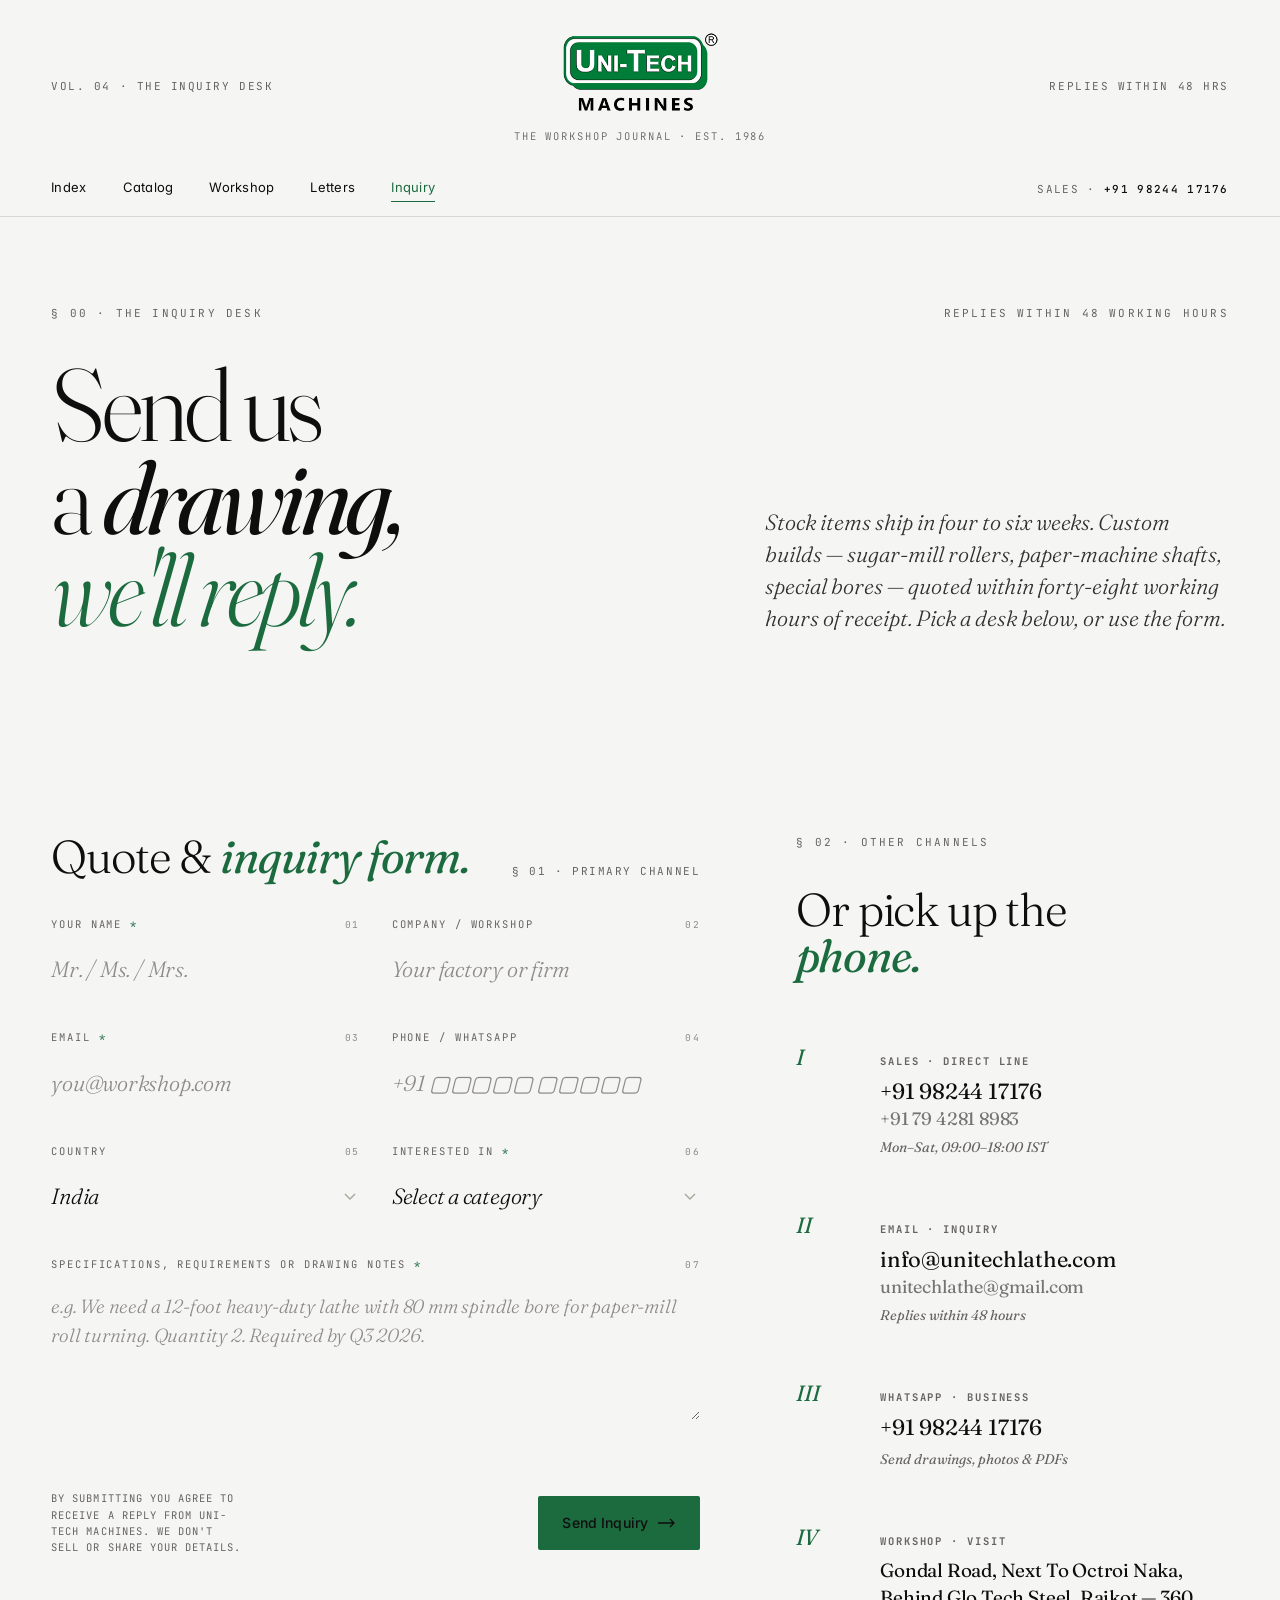
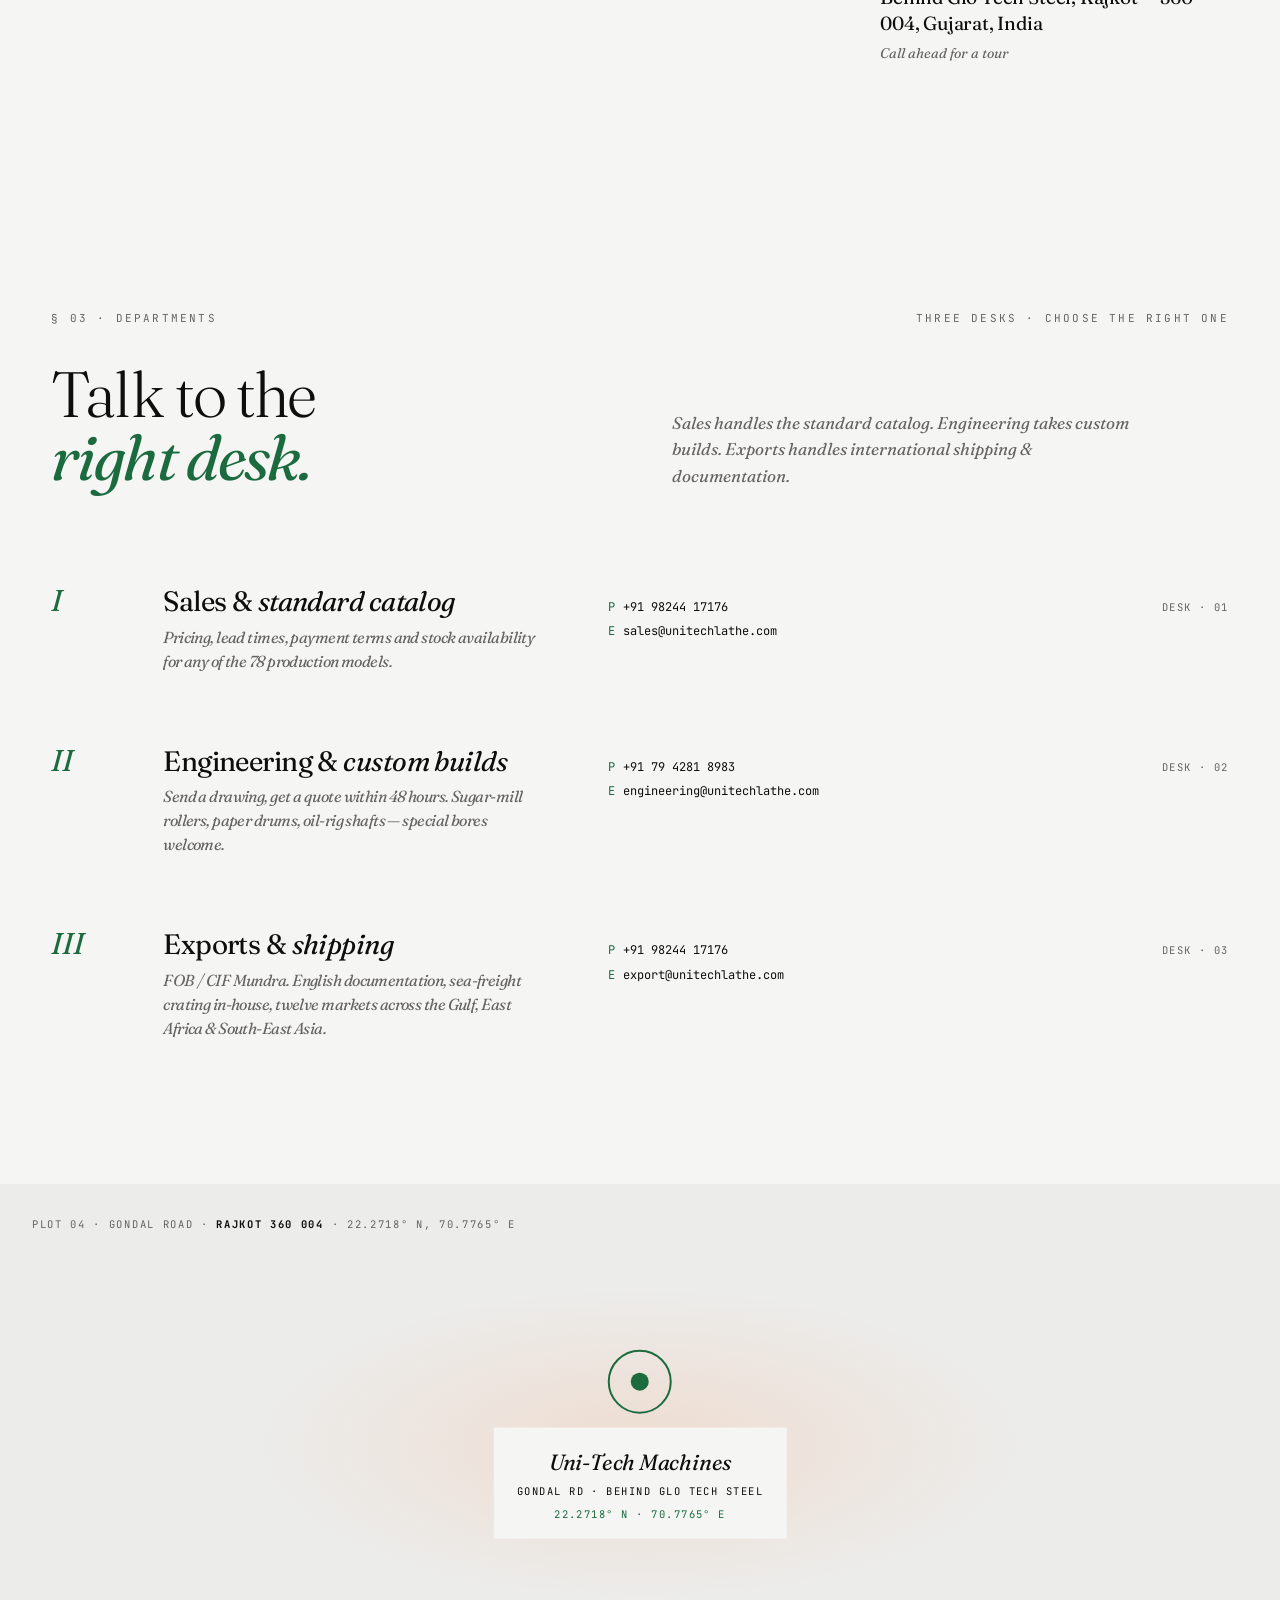
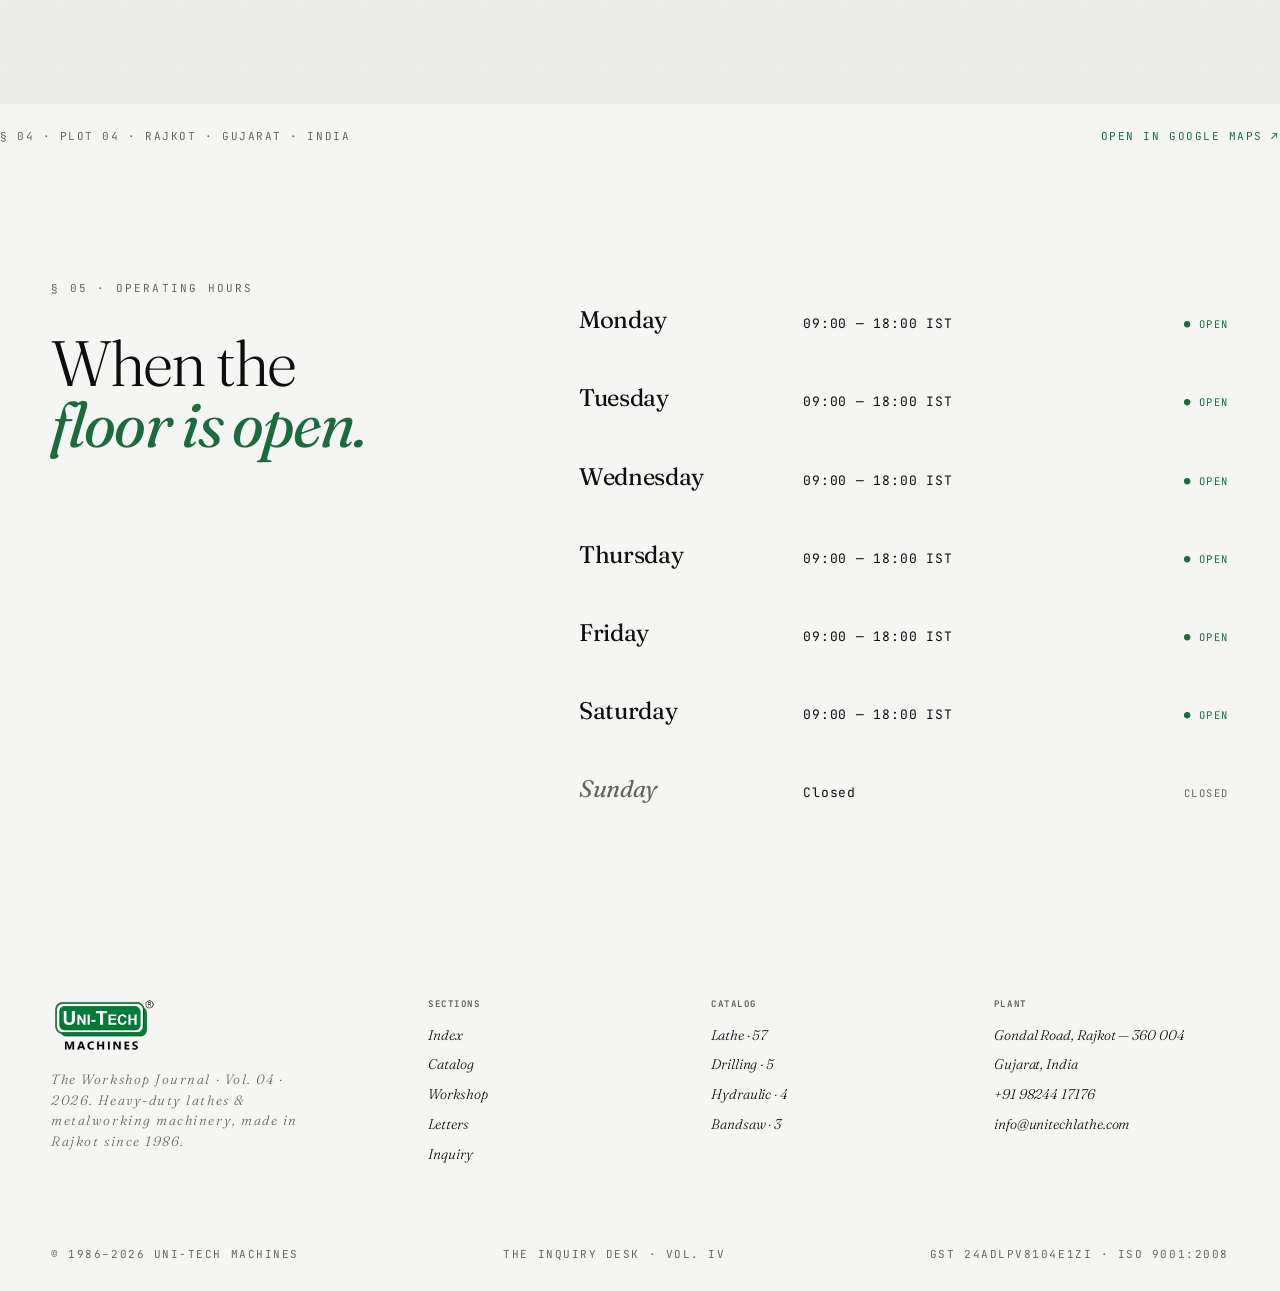
<file: contact-journal.html>
<!doctype html>
<html lang="en">
<head>
  <meta charset="UTF-8" />
  <meta name="viewport" content="width=device-width, initial-scale=1" />

  <!-- Primary SEO -->
  <title>Inquiry & Quote — Contact Uni-Tech Machines, Rajkot</title>
  <meta name="description" content="Request a quote on any of our 78 production machines, or send a drawing for a custom build. Replies within 48 working hours. Sales: +91 98244 17176 · info@unitechlathe.com. Workshop on Gondal Road, Rajkot, Gujarat." />
  <meta name="keywords" content="Uni-Tech Machines contact, lathe machine quote, custom lathe inquiry, Rajkot Gondal Road, +91 98244 17176, info@unitechlathe.com" />
  <meta name="author" content="Uni-Tech Machines" />
  <meta name="robots" content="index, follow, max-image-preview:large" />
  <link rel="canonical" href="https://unitechlathe.com/contact.html" />
  <meta name="theme-color" content="#0E8A47" />
  <link rel="icon" href="img/logos/fevicon.png" />
  <link rel="apple-touch-icon" href="img/logos/unitech-logo-rounded.png" />
  <link rel="manifest" href="manifest.webmanifest" />
  <meta name="format-detection" content="telephone=yes" />
  <meta name="mobile-web-app-capable" content="yes" />

  <!-- Open Graph -->
  <meta property="og:type" content="website" />
  <meta property="og:site_name" content="Uni-Tech Machines" />
  <meta property="og:title" content="Inquiry & Quote — Contact Uni-Tech Machines, Rajkot" />
  <meta property="og:description" content="Request a quote on any of our 78 production machines, or send a drawing for a custom build. Replies within 48 working hours. Sales: +91 98244 17176 · info@unitechlathe.com. Workshop on Gondal Road, Rajkot, Gujarat." />
  <meta property="og:url" content="https://unitechlathe.com/contact.html" />
  <meta property="og:image" content="https://unitechlathe.com/img/products/heavy-duty-gear-head-lathe-machine.jpg" />
  <meta property="og:locale" content="en_IN" />

  <!-- Twitter -->
  <meta name="twitter:card" content="summary_large_image" />
  <meta name="twitter:title" content="Inquiry & Quote — Contact Uni-Tech Machines, Rajkot" />
  <meta name="twitter:description" content="Request a quote on any of our 78 production machines, or send a drawing for a custom build. Replies within 48 working hours. Sales: +91 98244 17176 · info@unitechlathe.com. Workshop on Gondal Road, Rajkot, Gujarat." />
  <meta name="twitter:image" content="https://unitechlathe.com/img/products/heavy-duty-gear-head-lathe-machine.jpg" />
  <link rel="preconnect" href="https://fonts.googleapis.com" />
  <link rel="preconnect" href="https://fonts.gstatic.com" crossorigin />
  <link href="https://fonts.googleapis.com/css2?family=Fraunces:ital,opsz,wght@0,9..144,300..700;1,9..144,300..700&family=Inter:wght@300;400;500;600;700&family=JetBrains+Mono:wght@400;500&display=swap" rel="stylesheet" />
  <link rel="stylesheet" href="css/base.css" />
  <!-- Published theme (overwritten by Theme Studio → Publish to site). Loads BEFORE customizer JS so visitors get the published theme with no flash. -->
  <link rel="stylesheet" href="css/theme-published.css" id="utm-theme-published" />
  <!-- Theme Studio — live color/font customizer. Activates with ?customize or Ctrl+Shift+T -->
  <script src="js/theme-customizer.js" defer></script>
  <style>
    body{ background: var(--ink-2); }

    /* masthead + nav (shared) */
    .masthead{ padding: 28px 0 18px; border-bottom: 1px solid rgba(245,244,239,.08); }
    .masthead-inner{ display:grid; grid-template-columns: 1fr auto 1fr; gap: 24px; align-items: center; }
    .masthead .left,.masthead .right{ font-family: var(--f-mono); font-size: 11px; letter-spacing:.14em; text-transform:uppercase; color: var(--bone-mute); }
    .masthead .right{ text-align: right; }
    .masthead .center{ font-family: var(--f-display); font-style: italic; font-weight: 300; font-size: 32px; letter-spacing: -0.01em; text-align: center; }
    .masthead .center small{ display:block; font-family: var(--f-mono); font-size: 10.5px; letter-spacing:.18em; text-transform: uppercase; color: var(--bone-mute); margin-top: 6px; font-style: normal; }

    .nav2{ display:flex; justify-content:space-between; align-items: center; padding: 14px 0; border-bottom: 1px solid rgba(245,244,239,.08); position: sticky; top:0; z-index: 50; background: rgba(18,18,18,.85); backdrop-filter: blur(12px); }
    .nav2 .wrap{ display:flex; justify-content:space-between; align-items: center; }
    .nav2-links{ display:flex; gap: 36px; }
    .nav2-links a{ font-family: var(--f-sans); font-size: 13px; color: var(--bone); letter-spacing: 0.02em; padding-bottom: 4px; border-bottom: 1px solid transparent; }
    .nav2-links a:hover, .nav2-links a.active{ border-color: var(--rust); color: var(--rust); }
    .nav2 .meta{ font-family: var(--f-mono); font-size: 11px; letter-spacing:.12em; color: var(--bone-mute); text-transform: uppercase; }
    .nav2 .meta b{ color: var(--bone); font-weight: 500; }

    .smark{ font-family: var(--f-mono); font-size: 11px; letter-spacing: .2em; text-transform: uppercase; color: var(--bone-mute); display:flex; align-items:center; gap: 14px; margin-bottom: 36px; }
    .smark .line{ flex: 1; height:1px; background: rgba(245,244,239,.12); }

    /* Hero */
    .ct-hero{ padding: 88px 0 88px; border-bottom: 1px solid rgba(245,244,239,.08); }
    .ct-hero-grid{ display:grid; grid-template-columns: 1.4fr 1fr; gap: 64px; align-items: end; }
    .ct-hero h1{ font-family: var(--f-display); font-weight: 300; font-size: clamp(60px, 8vw, 144px); line-height: 0.9; letter-spacing: -0.04em; max-width: 12ch; }
    .ct-hero h1 em{ font-style: italic; font-weight: 400; }
    .ct-hero h1 .ru{ color: var(--rust); font-style: italic; }
    .ct-hero .deck{ font-family: var(--f-display); font-style: italic; font-weight: 300; font-size: 22px; line-height: 1.45; color: var(--bone); opacity: .85; max-width: 38ch; }

    /* Main grid */
    .ct-main{ padding: 110px 0; border-bottom: 1px solid rgba(245,244,239,.08); }
    .ct-grid{ display:grid; grid-template-columns: 1.5fr 1fr; gap: 96px; align-items: start; }

    /* Form — editorial line-input style */
    .form-head{ display:flex; justify-content: space-between; align-items: end; margin-bottom: 36px; }
    .form-head h2{ font-family: var(--f-display); font-weight: 300; font-size: clamp(32px, 3.6vw, 52px); letter-spacing: -0.025em; line-height: 1; }
    .form-head h2 em{ font-style: italic; color: var(--rust); font-weight: 400; }
    .form-head .meta{ font-family: var(--f-mono); font-size: 11px; letter-spacing: .14em; text-transform: uppercase; color: var(--bone-mute); }
    .form{ display:grid; grid-template-columns: 1fr 1fr; gap: 28px 32px; }
    .form .full{ grid-column: 1 / -1; }
    .field{ display:flex; flex-direction: column; gap: 8px; position: relative; }
    .field label{ font-family: var(--f-mono); font-size: 10.5px; letter-spacing: .18em; text-transform: uppercase; color: var(--bone-mute); }
    .field label .req{ color: var(--rust); }
    .field .num-lbl{ position: absolute; top: 2px; right: 0; font-family: var(--f-mono); font-size: 9.5px; color: var(--bone-dim); letter-spacing: .14em; }
    .field input, .field select, .field textarea{
      background: transparent; color: var(--bone);
      border: 0; border-bottom: 1px solid rgba(245,244,239,.18);
      padding: 12px 0 14px;
      font-family: var(--f-display); font-style: italic; font-weight: 300; font-size: 22px; letter-spacing: -0.01em;
      transition: border-color .25s var(--ease);
    }
    .field input:focus, .field select:focus, .field textarea:focus{ outline: none; border-color: var(--rust); }
    .field input::placeholder, .field textarea::placeholder{ color: var(--bone-dim); font-style: italic; }
    .field select{ -webkit-appearance: none; appearance: none; background-image: url("data:image/svg+xml,%3Csvg xmlns='http://www.w3.org/2000/svg' width='12' height='8' viewBox='0 0 12 8' fill='none'%3E%3Cpath d='M1 1l5 5 5-5' stroke='%23a8a69b' stroke-width='1.4'/%3E%3C/svg%3E"); background-repeat: no-repeat; background-position: right 4px center; padding-right: 30px; }
    .field option{ background: var(--ink-2); color: var(--bone); font-style: normal; }
    .field textarea{ min-height: 120px; resize: vertical; font-family: var(--f-display); font-style: italic; font-size: 19px; line-height: 1.5; }

    .form-actions{
      display:flex; justify-content: space-between; align-items: center;
      grid-column: 1 / -1;
      padding-top: 28px; margin-top: 12px;
      border-top: 1px solid rgba(245,244,239,.08);
      flex-wrap: wrap; gap: 16px;
    }
    .form-actions .legal{ font-family: var(--f-mono); font-size: 10.5px; letter-spacing: .1em; text-transform: uppercase; color: var(--bone-mute); max-width: 32ch; }
    .form-actions .btn{ padding: 16px 24px; }

    .form-sent{
      grid-column: 1 / -1;
      display: none;
      padding: 32px; border: 1px solid rgba(255,106,26,.4); background: rgba(255,106,26,.06);
      font-family: var(--f-display); font-style: italic; font-size: 22px; line-height: 1.4; letter-spacing: -0.01em;
    }
    .form-sent.show{ display:block; }
    .form-sent .ru{ color: var(--rust); font-style: italic; }

    /* Info side */
    .info-head{ font-family: var(--f-display); font-weight: 300; font-size: clamp(32px, 3.6vw, 52px); letter-spacing: -0.025em; line-height: 1; max-width: 14ch; margin-bottom: 36px; }
    .info-head em{ font-style: italic; color: var(--rust); font-weight: 400; }
    .info-block{ border-top: 1px solid rgba(245,244,239,.08); }
    .info-block .row{
      padding: 24px 0; border-bottom: 1px solid rgba(245,244,239,.08);
      display:grid; grid-template-columns: 60px 1fr; gap: 24px; align-items: baseline;
    }
    .info-block .row .num{ font-family: var(--f-display); font-style: italic; font-size: 22px; color: var(--rust); }
    .info-block .row h4{ font-family: var(--f-mono); font-size: 10.5px; letter-spacing: .18em; text-transform: uppercase; color: var(--bone-mute); margin-bottom: 8px; }
    .info-block .row .val{ font-family: var(--f-display); font-size: 22px; line-height: 1.35; letter-spacing: -0.01em; }
    .info-block .row .val a:hover{ color: var(--rust); }
    .info-block .row .sub{ display:block; font-family: var(--f-display); font-style: italic; font-size: 14px; color: var(--bone-mute); margin-top: 6px; }

    /* Departments — editorial list */
    .depts{ padding: 110px 0; border-bottom: 1px solid rgba(245,244,239,.08); }
    .depts .head{ display:grid; grid-template-columns: 1fr 1fr; gap: 64px; align-items: end; margin-bottom: 56px; }
    .depts .head h2{ font-family: var(--f-display); font-weight: 300; font-size: clamp(40px, 5vw, 72px); line-height: 0.98; letter-spacing: -0.03em; max-width: 18ch; }
    .depts .head h2 em{ font-style: italic; color: var(--rust); font-weight: 400; }
    .depts .head .col-text{ font-family: var(--f-display); font-style: italic; font-size: 17px; line-height: 1.55; color: var(--bone-mute); max-width: 42ch; }

    .dept-list{ border-top: 1px solid rgba(245,244,239,.08); }
    .dept-row{
      display:grid; grid-template-columns: 80px 1.4fr 1fr 1fr; gap: 32px;
      padding: 32px 0; border-bottom: 1px solid rgba(245,244,239,.08);
      align-items: baseline;
      transition: padding-left .25s var(--ease), background .25s var(--ease);
    }
    .dept-row:hover{ padding-left: 12px; background: rgba(245,244,239,.02); }
    .dept-num{ font-family: var(--f-display); font-style: italic; font-size: 30px; color: var(--rust); font-weight: 400; }
    .dept-name{ font-family: var(--f-display); font-size: 28px; line-height: 1.1; letter-spacing: -0.02em; }
    .dept-name em{ font-style: italic; }
    .dept-name span{ display:block; font-family: var(--f-display); font-style: italic; font-size: 16px; color: var(--bone-mute); margin-top: 8px; line-height: 1.5; max-width: 38ch; }
    .dept-contact{ font-family: var(--f-mono); font-size: 12px; color: var(--bone); display:flex; flex-direction: column; gap: 6px; }
    .dept-contact .k{ color: var(--rust); margin-right: 8px; }

    /* Map */
    .map-section{ padding: 0; border-bottom: 1px solid rgba(245,244,239,.08); }
    .map{
      position: relative; overflow: hidden;
      height: 520px;
      background: var(--ink-3);
    }
    .map::before{
      content:""; position:absolute; inset:0;
      background-image:
        linear-gradient(rgba(245,244,239,.04) 1px, transparent 1px),
        linear-gradient(90deg, rgba(245,244,239,.04) 1px, transparent 1px),
        radial-gradient(closest-side at 50% 50%, rgba(255,106,26,.12), transparent 60%);
      background-size: 60px 60px, 60px 60px, 100% 100%;
    }
    .map::after{
      content:""; position:absolute; inset:0;
      background:
        repeating-linear-gradient( 30deg, rgba(245,244,239,.025) 0 1px, transparent 1px 80px ),
        repeating-linear-gradient( 130deg, rgba(245,244,239,.025) 0 1px, transparent 1px 90px );
    }
    .map-pin{
      position: absolute;
      left: 50%; top: 50%;
      transform: translate(-50%, -50%);
      z-index: 2;
      display:flex; flex-direction: column; align-items: center; gap: 14px;
    }
    .map-pin .ring{
      width: 64px; height: 64px; border-radius: 50%;
      border: 2px solid var(--rust);
      display:grid; place-items: center;
      position: relative;
    }
    .map-pin .ring::before, .map-pin .ring::after{
      content:""; position:absolute; inset:-12px; border-radius:50%; border: 1px solid var(--rust);
      animation: ringpulse 2.4s var(--ease) infinite;
      opacity: 0;
    }
    .map-pin .ring::after{ animation-delay: 1.2s; }
    @keyframes ringpulse{
      0%{ transform: scale(.4); opacity: .8; }
      100%{ transform: scale(1.6); opacity: 0; }
    }
    .map-pin .dot{ width: 18px; height: 18px; background: var(--rust); border-radius: 50%; }
    .map-pin .stamp{
      background: var(--ink-2); border: 1px solid rgba(245,244,239,.12);
      padding: 16px 22px;
      font-family: var(--f-mono); font-size: 10.5px; letter-spacing: .14em; text-transform: uppercase;
      text-align: center;
    }
    .map-pin .stamp b{ display:block; font-family: var(--f-display); font-style: italic; font-size: 22px; font-weight: 400; letter-spacing: -0.01em; text-transform: none; color: var(--bone); margin-bottom: 4px; }
    .map-pin .stamp .coord{ color: var(--rust); font-size: 10.5px; margin-top: 6px; display:block; }

    .map-overlay{ position: absolute; left: 32px; top: 32px; z-index: 3; font-family: var(--f-mono); font-size: 10.5px; letter-spacing: .16em; text-transform: uppercase; color: var(--bone-mute); }
    .map-overlay b{ color: var(--bone); }

    .map-meta{ padding: 24px 0; display:flex; justify-content: space-between; align-items: center; gap: 24px; flex-wrap: wrap; font-family: var(--f-mono); font-size: 11px; letter-spacing: .14em; text-transform: uppercase; color: var(--bone-mute); }
    .map-meta a{ color: var(--rust); }

    /* Hours */
    .hours{ padding: 110px 0; border-bottom: 1px solid rgba(245,244,239,.08); }
    .hours-grid{ display:grid; grid-template-columns: 1fr 1.4fr; gap: 64px; align-items: start; }
    .hours h2{ font-family: var(--f-display); font-weight: 300; font-size: clamp(40px, 5vw, 76px); letter-spacing: -0.03em; line-height: 0.95; max-width: 14ch; }
    .hours h2 em{ font-style: italic; color: var(--rust); font-weight: 400; }
    .hours-table{ border-top: 1px solid rgba(245,244,239,.08); }
    .hours-row{ display:grid; grid-template-columns: 200px 1fr 120px; gap: 24px; padding: 20px 0; border-bottom: 1px solid rgba(245,244,239,.08); align-items: baseline; }
    .hours-row.closed{ color: var(--bone-mute); }
    .hours-day{ font-family: var(--f-display); font-size: 24px; letter-spacing: -0.015em; }
    .hours-day em{ font-style: italic; }
    .hours-time{ font-family: var(--f-mono); font-size: 13px; color: var(--bone); letter-spacing: .06em; }
    .hours-status{ font-family: var(--f-mono); font-size: 10.5px; letter-spacing: .14em; text-transform: uppercase; text-align: right; color: var(--rust); }
    .hours-row.closed .hours-status{ color: var(--bone-mute); }

    /* Colophon */
    .colophon{ background: var(--ink-2); color: var(--bone-mute); border-top: 1px solid rgba(245,244,239,.1); padding: 56px 0 28px; font-family: var(--f-mono); font-size: 11px; letter-spacing: .14em; text-transform: uppercase; }
    .colophon .grid{ display:grid; grid-template-columns: 1.4fr 1fr 1fr 1fr; gap: 48px; }
    .colophon h5{ color: var(--bone-mute); margin-bottom: 14px; }
    .colophon ul{ display:flex; flex-direction: column; gap: 8px; }
    .colophon ul li{ font-family: var(--f-display); font-size: 14px; text-transform: none; letter-spacing: -0.005em; color: var(--bone); font-style: italic; font-weight: 300; }
    .colophon ul li a:hover{ color: var(--rust); }
    .colophon .title{ font-family: var(--f-display); font-style: italic; font-size: 28px; letter-spacing: -0.01em; color: var(--bone); text-transform: none; }
    .colophon .title-sub{ font-family: var(--f-display); font-size: 13.5px; color: var(--bone-mute); margin-top: 8px; max-width: 32ch; line-height: 1.55; font-style: italic; font-weight: 300; text-transform: none; }
    .colophon .row-bottom{ display:flex; justify-content:space-between; align-items: center; padding-top: 24px; border-top: 1px solid rgba(245,244,239,.08); margin-top: 56px; }

    @media (max-width: 1100px){
      .masthead-inner{ grid-template-columns: 1fr; text-align: center; }
      .masthead .left,.masthead .right{ text-align: center; }
      .ct-hero-grid{ grid-template-columns: 1fr; gap: 36px; }
      .ct-grid{ grid-template-columns: 1fr; gap: 56px; }
      .form{ grid-template-columns: 1fr; }
      .depts .head{ grid-template-columns: 1fr; gap: 24px; }
      .dept-row{ grid-template-columns: 60px 1fr; gap: 18px; }
      .dept-contact{ grid-column: 2; }
      .hours-grid{ grid-template-columns: 1fr; gap: 32px; }
      .hours-row{ grid-template-columns: 1fr 1fr; }
      .hours-status{ display: none; }
      .colophon .grid{ grid-template-columns: 1fr 1fr; gap: 32px; }
    }
  </style>
<script src="js/site.js" defer></script>
</head>
<body>

  <!-- masthead -->
  <header class="masthead">
    <div class="wrap masthead-inner">
      <div class="left">Vol. 04 · The Inquiry Desk</div>
      <div class="center"><img src="img/logos/unitech-logo-only.png" width="320" height="170" alt="Uni-Tech" class="brand-logo" data-utm-logo loading="eager" decoding="async" fetchpriority="high" /><small>The Workshop Journal · est. 1986</small></div>
      <div class="right">Replies within 48 hrs</div>
    </div>
  </header>

  <!-- nav -->
  <nav class="nav2">
    <div class="wrap">
      <div class="nav2-links">
        <a href="index.html">Index</a>
        <a href="catalog.html">Catalog</a>
        <a href="about.html">Workshop</a>
        <a href="testimonials.html">Letters</a>
        <a href="contact.html" class="active">Inquiry</a>
      </div>
      <div class="meta">Sales · <b>+91 98244 17176</b></div>
    </div>
  </nav>


  <main>
  <!-- hero -->
  <section class="ct-hero" data-screen-label="Contact">
    <div class="wrap">
      <div class="smark"><span>§ 00 · The Inquiry Desk</span><span class="line"></span><span>Replies within 48 working hours</span></div>
      <div class="ct-hero-grid">
        <h1>Send us<br />a <em>drawing,</em><br /><span class="ru">we'll reply.</span></h1>
        <p class="deck">Stock items ship in four to six weeks. Custom builds — sugar-mill rollers, paper-machine shafts, special bores — quoted within forty-eight working hours of receipt. Pick a desk below, or use the form.</p>
      </div>
    </div>
  </section>

  <!-- Main: form + info -->
  <section class="ct-main" id="form">
    <div class="wrap ct-grid">
      <!-- Form -->
      <div>
        <div class="form-head">
          <h2>Quote &amp; <em>inquiry form.</em></h2>
          <div class="meta">§ 01 · Primary channel</div>
        </div>

        <form class="form" id="inq-form" novalidate>
          <div class="field">
            <span class="num-lbl">01</span>
            <label for="name">Your name <span class="req">*</span></label>
            <input id="name" name="name" type="text" required placeholder="Mr. / Ms. / Mrs." autocomplete="name" />
          </div>
          <div class="field">
            <span class="num-lbl">02</span>
            <label for="company">Company / Workshop</label>
            <input id="company" name="company" type="text" placeholder="Your factory or firm" autocomplete="organization" />
          </div>
          <div class="field">
            <span class="num-lbl">03</span>
            <label for="email">Email <span class="req">*</span></label>
            <input id="email" name="email" type="email" required placeholder="you@workshop.com" autocomplete="email" />
          </div>
          <div class="field">
            <span class="num-lbl">04</span>
            <label for="phone">Phone / WhatsApp</label>
            <input id="phone" name="phone" type="tel" placeholder="+91 ▢▢▢▢▢ ▢▢▢▢▢" autocomplete="tel" />
          </div>
          <div class="field">
            <span class="num-lbl">05</span>
            <label for="country">Country</label>
            <select id="country" name="country">
              <option value="IN">India</option>
              <option>United Arab Emirates</option>
              <option>Saudi Arabia</option>
              <option>Nigeria</option>
              <option>Kenya</option>
              <option>Bangladesh</option>
              <option>Sri Lanka</option>
              <option>Other (specify in message)</option>
            </select>
          </div>
          <div class="field">
            <span class="num-lbl">06</span>
            <label for="product">Interested in <span class="req">*</span></label>
            <select id="product" name="product" required>
              <option value="">Select a category</option>
              <option value="lathe">Lathe Machine (57 models)</option>
              <option value="drilling">Drilling Machine (5 models)</option>
              <option value="slotting">Slotting Machine (5 models)</option>
              <option value="hydraulic">Hydraulic Press (4 models)</option>
              <option value="bandsaw">Bandsaw (3 models)</option>
              <option value="shaping">Shaping Machine (3 models)</option>
              <option value="milling">Milling Machine (1 model)</option>
              <option value="custom">Custom build · send drawing</option>
              <option value="spares">Spares &amp; service</option>
            </select>
          </div>
          <div class="field full">
            <span class="num-lbl">07</span>
            <label for="message">Specifications, requirements or drawing notes <span class="req">*</span></label>
            <textarea id="message" name="message" rows="4" required placeholder="e.g. We need a 12-foot heavy-duty lathe with 80 mm spindle bore for paper-mill roll turning. Quantity 2. Required by Q3 2026."></textarea>
          </div>

          <div class="form-actions">
            <div class="legal">By submitting you agree to receive a reply from Uni-Tech Machines. We don't sell or share your details.</div>
            <button type="submit" class="btn btn-primary">Send Inquiry
              <svg class="arrow" viewBox="0 0 18 10" fill="none"><path d="M0 5h16M12 1l4 4-4 4" stroke="currentColor" stroke-width="1.4"/></svg>
            </button>
          </div>

          <div class="form-sent" id="sent">
            <span class="ru">Inquiry received.</span> A named engineer will reply to your email within 48 working hours with a quote, lead time and shipping plan. Reference no. <b id="ref-no" style="color: var(--bone); font-style: normal;">—</b>.
          </div>
        </form>
      </div>

      <!-- Info side -->
      <div>
        <div class="smark"><span>§ 02 · Other channels</span><span class="line"></span></div>
        <h2 class="info-head">Or pick up the <em>phone.</em></h2>

        <div class="info-block">
          <div class="row">
            <span class="num">I</span>
            <div>
              <h4>Sales · Direct line</h4>
              <div class="val"><a href="tel:+919824417176">+91 98244 17176</a></div>
              <div class="val" style="font-size: 18px; opacity: .55;"><a href="tel:+917942818983">+91 79 4281 8983</a></div>
              <span class="sub">Mon–Sat, 09:00–18:00 IST</span>
            </div>
          </div>
          <div class="row">
            <span class="num">II</span>
            <div>
              <h4>Email · Inquiry</h4>
              <div class="val"><a href="mailto:info@unitechlathe.com">info@unitechlathe.com</a></div>
              <div class="val" style="font-size: 18px; opacity: .55;"><a href="mailto:unitechlathe@gmail.com">unitechlathe@gmail.com</a></div>
              <span class="sub">Replies within 48 hours</span>
            </div>
          </div>
          <div class="row">
            <span class="num">III</span>
            <div>
              <h4>WhatsApp · Business</h4>
              <div class="val"><a href="https://wa.me/919824417176">+91 98244 17176</a></div>
              <span class="sub">Send drawings, photos &amp; PDFs</span>
            </div>
          </div>
          <div class="row">
            <span class="num">IV</span>
            <div>
              <h4>Workshop · Visit</h4>
              <div class="val" style="font-size: 19px; line-height: 1.4;">Gondal Road, Next To Octroi Naka, Behind Glo Tech Steel, Rajkot — 360 004, Gujarat, India</div>
              <span class="sub">Call ahead for a tour</span>
            </div>
          </div>
        </div>
      </div>
    </div>
  </section>

  <!-- Departments -->
  <section class="depts">
    <div class="wrap">
      <div class="smark"><span>§ 03 · Departments</span><span class="line"></span><span>Three desks · choose the right one</span></div>
      <div class="head">
        <h2>Talk to the<br /><em>right desk.</em></h2>
        <p class="col-text">Sales handles the standard catalog. Engineering takes custom builds. Exports handles international shipping &amp; documentation.</p>
      </div>

      <div class="dept-list">
        <a class="dept-row" href="tel:+919824417176">
          <span class="dept-num">I</span>
          <div class="dept-name">Sales &amp; <em>standard catalog</em><span>Pricing, lead times, payment terms and stock availability for any of the 78 production models.</span></div>
          <span class="dept-contact"><span><span class="k">P</span>+91 98244 17176</span><span><span class="k">E</span>sales@unitechlathe.com</span></span>
          <span style="font-family: var(--f-mono); font-size: 10.5px; color: var(--bone-mute); letter-spacing: .14em; text-transform: uppercase; text-align: right;">Desk · 01</span>
        </a>
        <a class="dept-row" href="mailto:engineering@unitechlathe.com">
          <span class="dept-num">II</span>
          <div class="dept-name">Engineering &amp; <em>custom builds</em><span>Send a drawing, get a quote within 48 hours. Sugar-mill rollers, paper drums, oil-rig shafts — special bores welcome.</span></div>
          <span class="dept-contact"><span><span class="k">P</span>+91 79 4281 8983</span><span><span class="k">E</span>engineering@unitechlathe.com</span></span>
          <span style="font-family: var(--f-mono); font-size: 10.5px; color: var(--bone-mute); letter-spacing: .14em; text-transform: uppercase; text-align: right;">Desk · 02</span>
        </a>
        <a class="dept-row" href="mailto:export@unitechlathe.com">
          <span class="dept-num">III</span>
          <div class="dept-name">Exports &amp; <em>shipping</em><span>FOB / CIF Mundra. English documentation, sea-freight crating in-house, twelve markets across the Gulf, East Africa &amp; South-East Asia.</span></div>
          <span class="dept-contact"><span><span class="k">P</span>+91 98244 17176</span><span><span class="k">E</span>export@unitechlathe.com</span></span>
          <span style="font-family: var(--f-mono); font-size: 10.5px; color: var(--bone-mute); letter-spacing: .14em; text-transform: uppercase; text-align: right;">Desk · 03</span>
        </a>
      </div>
    </div>
  </section>

  <!-- Map -->
  <section class="map-section">
    <div class="map">
      <div class="map-overlay">
        Plot 04 · Gondal Road · <b>Rajkot 360 004</b> · 22.2718° N, 70.7765° E
      </div>
      <div class="map-pin">
        <div class="ring"><div class="dot"></div></div>
        <div class="stamp">
          <b>Uni-Tech Machines</b>
          Gondal Rd · Behind Glo Tech Steel
          <span class="coord">22.2718° N · 70.7765° E</span>
        </div>
      </div>
    </div>
    <div class="wrap map-meta">
      <span>§ 04 · Plot 04 · Rajkot · Gujarat · India</span>
      <a href="https://maps.google.com/?q=Uni-Tech+Machines+Rajkot+Gondal+Road" target="_blank" rel="noopener">Open in Google Maps ↗</a>
    </div>
  </section>

  <!-- Hours -->
  <section class="hours">
    <div class="wrap hours-grid">
      <div>
        <div class="smark"><span>§ 05 · Operating hours</span><span class="line"></span></div>
        <h2>When the<br /><em>floor is open.</em></h2>
      </div>
      <div class="hours-table">
        <div class="hours-row"><span class="hours-day">Monday</span><span class="hours-time">09:00 — 18:00 IST</span><span class="hours-status">● Open</span></div>
        <div class="hours-row"><span class="hours-day">Tuesday</span><span class="hours-time">09:00 — 18:00 IST</span><span class="hours-status">● Open</span></div>
        <div class="hours-row"><span class="hours-day">Wednesday</span><span class="hours-time">09:00 — 18:00 IST</span><span class="hours-status">● Open</span></div>
        <div class="hours-row"><span class="hours-day">Thursday</span><span class="hours-time">09:00 — 18:00 IST</span><span class="hours-status">● Open</span></div>
        <div class="hours-row"><span class="hours-day">Friday</span><span class="hours-time">09:00 — 18:00 IST</span><span class="hours-status">● Open</span></div>
        <div class="hours-row"><span class="hours-day">Saturday</span><span class="hours-time">09:00 — 18:00 IST</span><span class="hours-status">● Open</span></div>
        <div class="hours-row closed"><span class="hours-day"><em>Sunday</em></span><span class="hours-time">Closed</span><span class="hours-status">Closed</span></div>
      </div>
    </div>
  </section>

  </main>

  <!-- Colophon -->
  <footer class="colophon">
    <div class="wrap">
      <div class="grid">
        <div>
          <img src="img/logos/unitech-logo-only.png" width="320" height="170" alt="Uni-Tech" class="brand-logo sm" data-utm-logo loading="lazy" decoding="async" />
          <div class="title-sub">The Workshop Journal · Vol. 04 · 2026. Heavy-duty lathes &amp; metalworking machinery, made in Rajkot since 1986.</div>
        </div>
        <div>
          <h5>Sections</h5>
          <ul>
            <li><a href="index.html">Index</a></li>
            <li><a href="catalog.html">Catalog</a></li>
            <li><a href="about.html">Workshop</a></li>
            <li><a href="testimonials.html">Letters</a></li>
            <li><a href="contact.html">Inquiry</a></li>
          </ul>
        </div>
        <div>
          <h5>Catalog</h5>
          <ul>
            <li><a href="catalog.html?cat=lathe">Lathe · 57</a></li>
            <li><a href="catalog.html?cat=drilling">Drilling · 5</a></li>
            <li><a href="catalog.html?cat=hydraulic">Hydraulic · 4</a></li>
            <li><a href="catalog.html?cat=bandsaw">Bandsaw · 3</a></li>
          </ul>
        </div>
        <div>
          <h5>Plant</h5>
          <ul>
            <li>Gondal Road, Rajkot — 360 004</li>
            <li>Gujarat, India</li>
            <li><a href="tel:+919824417176">+91 98244 17176</a></li>
            <li><a href="mailto:info@unitechlathe.com">info@unitechlathe.com</a></li>
          </ul>
        </div>
      </div>
      <div class="row-bottom">
        <span>© 1986–2026 Uni-Tech Machines</span>
        <span>The Inquiry Desk · Vol. IV</span>
        <span>GST 24ADLPV8104E1ZI · ISO 9001:2008</span>
      </div>
    </div>
  </footer>

  <script>
    // Form: validate + show sent banner
    const f = document.getElementById('inq-form');
    const sent = document.getElementById('sent');
    f.addEventListener('submit', (e) => {
      e.preventDefault();
      let ok = true;
      ['name','email','product','message'].forEach(id => {
        const el = document.getElementById(id);
        if (!el.value.trim()){ el.style.borderBottomColor = '#dc3545'; ok = false; }
        else el.style.borderBottomColor = '';
      });
      if (!ok) return;
      const ref = 'UT-' + new Date().getFullYear().toString().slice(2) + '-' + Math.floor(10000 + Math.random()*89999);
      document.getElementById('ref-no').textContent = ref;
      sent.classList.add('show');
      f.querySelectorAll('input,textarea,select').forEach(el => { if (el.type !== 'submit') el.value=''; });
    });

    // Prefill product if ?p=... query was sent from PDP
    const p = new URLSearchParams(location.search).get('p');
    if (p){
      if (/lathe|gear-head|cone|plano/i.test(p)) document.getElementById('product').value = 'lathe';
      else if (/drill/i.test(p)) document.getElementById('product').value = 'drilling';
      else if (/hydraulic/i.test(p)) document.getElementById('product').value = 'hydraulic';
      else if (/slot/i.test(p)) document.getElementById('product').value = 'slotting';
      document.getElementById('message').value = `I'd like a quote on the ${p.replace(/-/g, ' ')}. Please share lead time and final pricing.`;
    }
  </script>

</body>
</html>
</file>
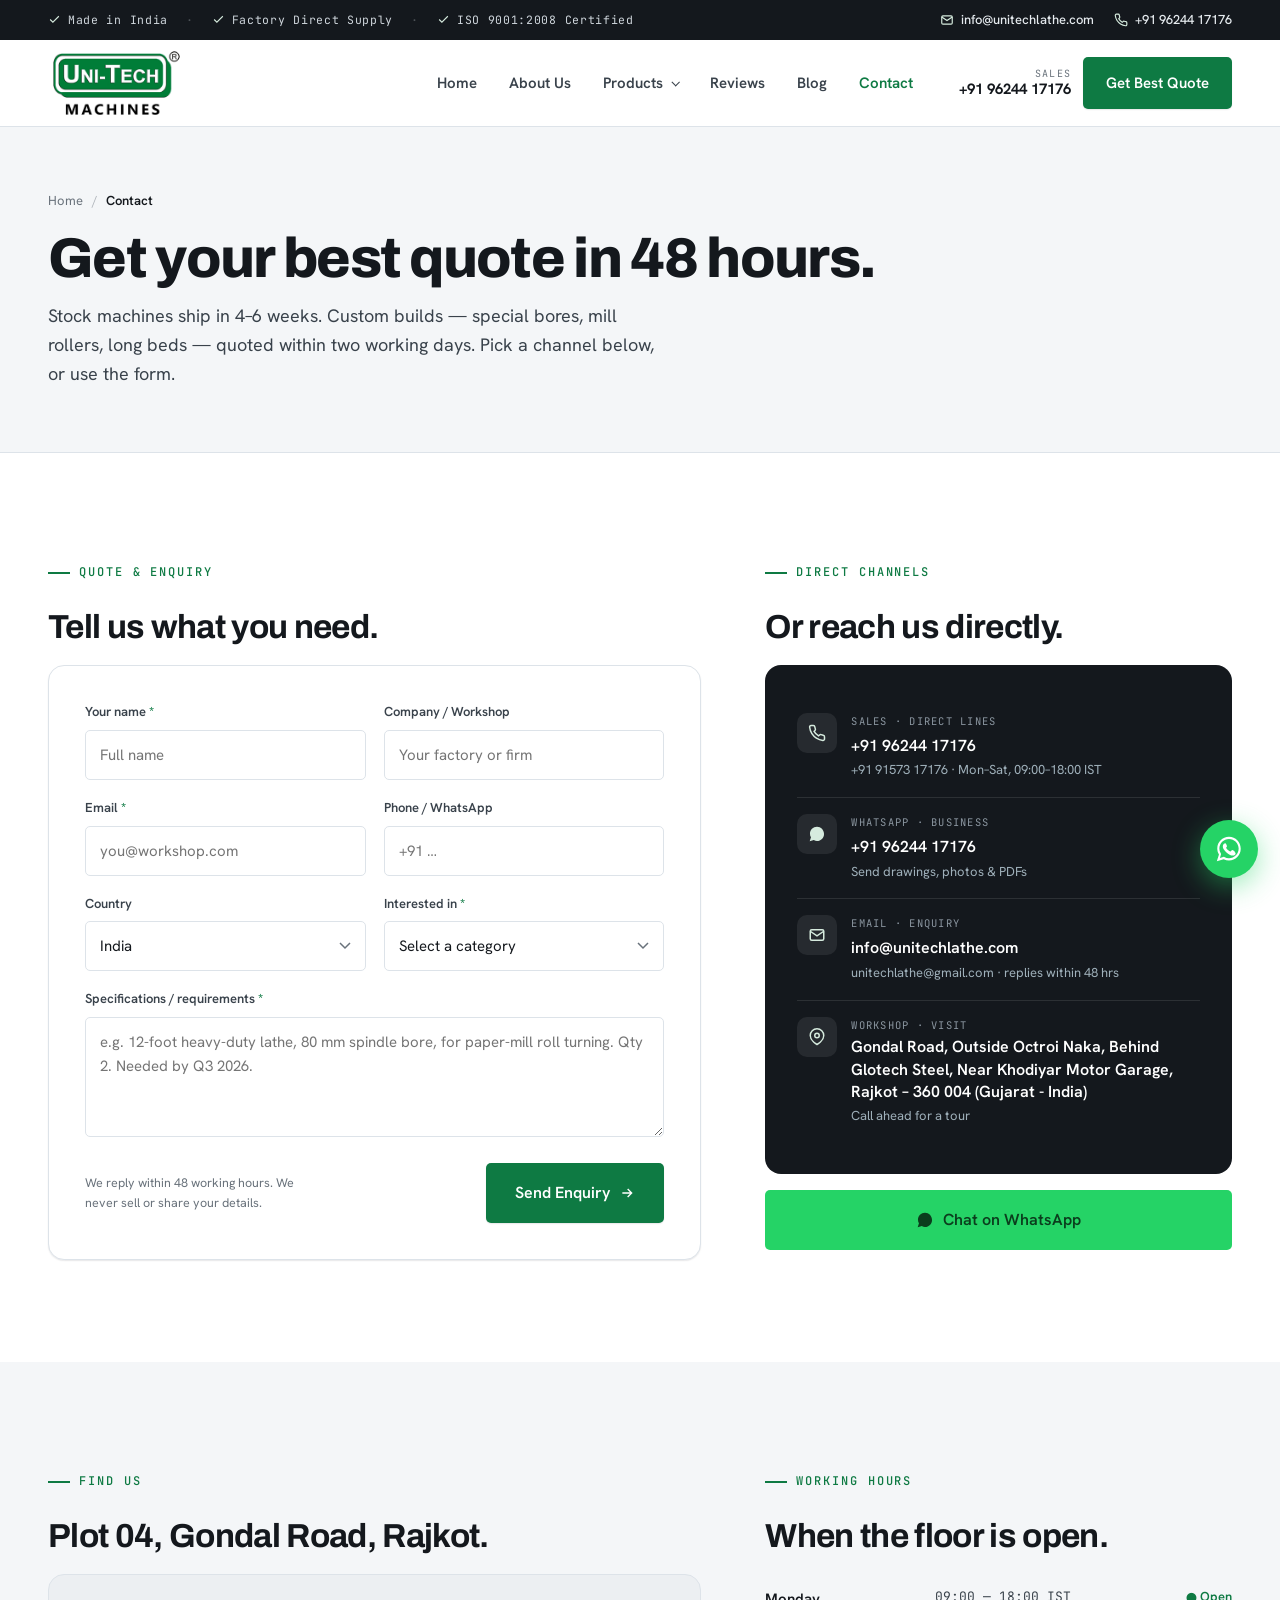
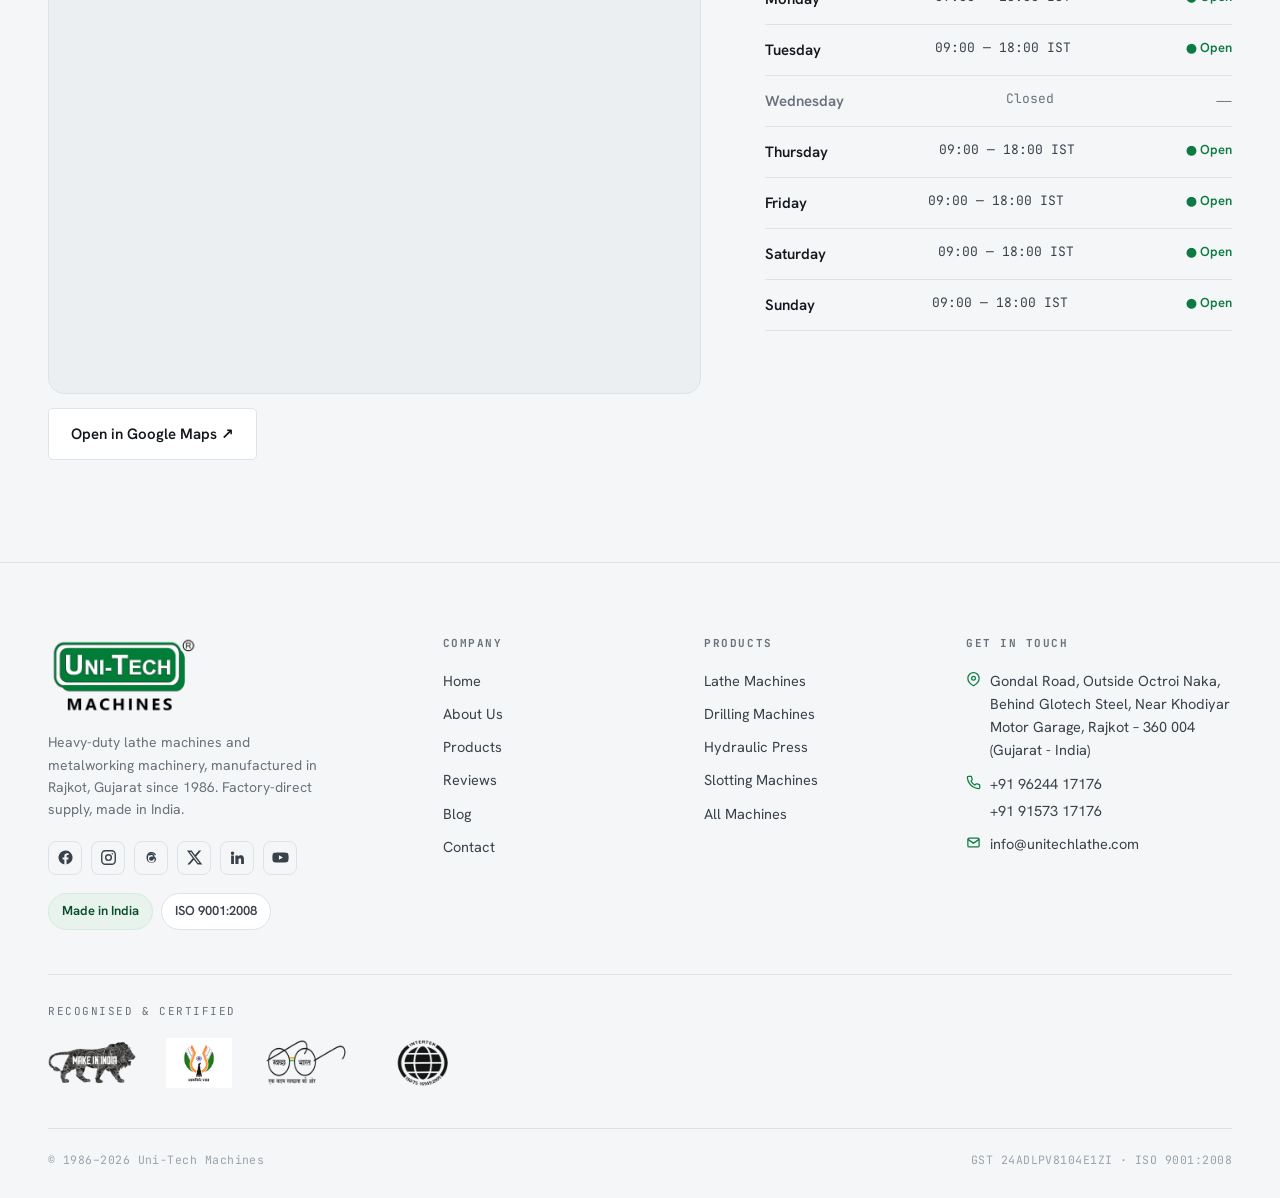
<file: contact.html>
<!doctype html>
<html lang="en">
<head>
  <meta charset="UTF-8" />
  <meta name="viewport" content="width=device-width, initial-scale=1" />

  <title>Contact & Get Best Quote — Uni-Tech Machines, Rajkot</title>
  <meta name="description" content="Request a quote on any of 78 production machines, or send a drawing for a custom build. Replies within 48 working hours. Sales: +91 96244 17176 · info@unitechlathe.com. Gondal Road, Rajkot, Gujarat." />
  <meta name="author" content="Uni-Tech Machines" />
  <meta name="robots" content="index, follow, max-image-preview:large" />
  <link rel="canonical" href="https://unitechlathe.com/contact.html" />
  <meta name="theme-color" content="#0e7a43" />
  <link rel="icon" href="img/logos/fevicon.png" />
  <link rel="manifest" href="manifest.webmanifest" />
  <meta name="format-detection" content="telephone=yes" />

  <meta property="og:type" content="website" />
  <meta property="og:site_name" content="Uni-Tech Machines" />
  <meta property="og:title" content="Contact & Get Best Quote — Uni-Tech Machines" />
  <meta property="og:description" content="Get a quote in 48 hours. Sales +91 96244 17176. Rajkot, Gujarat. Made in India." />
  <meta property="og:url" content="https://unitechlathe.com/contact.html" />
  <meta property="og:image" content="https://unitechlathe.com/img/products/new/heavy-duty-gear-head-lathe.jpg" />

  <link rel="preconnect" href="https://fonts.googleapis.com" />
  <link rel="preconnect" href="https://fonts.gstatic.com" crossorigin />
  <link href="https://fonts.googleapis.com/css2?family=Archivo:wght@400;500;600;700;800&family=Hanken+Grotesk:wght@400;500;600;700&family=JetBrains+Mono:wght@400;500&display=swap" rel="stylesheet" />
  <link rel="stylesheet" href="css/site.css" />
  <script src="js/ui.js" defer></script>
  <style>
    .ct-grid{ display:grid; grid-template-columns:1.4fr 1fr; gap:clamp(32px,5vw,64px); align-items:start; }
    @media (max-width:900px){ .ct-grid{ grid-template-columns:1fr; gap:40px; } }
    .form-card{ background:#fff; border:1px solid var(--line); border-radius:var(--r-lg); padding:clamp(24px,3vw,36px); box-shadow:var(--sh-1); }
    .form{ display:grid; grid-template-columns:1fr 1fr; gap:18px; }
    .form .full{ grid-column:1/-1; }
    .field{ display:flex; flex-direction:column; gap:7px; }
    .field label{ font-size:13px; font-weight:600; color:var(--ink-2); }
    .field label .req{ color:var(--brand); }
    .field input, .field select, .field textarea{ border:1px solid var(--line); border-radius:var(--r-sm); padding:12px 14px; font-size:15px; background:#fff; transition:border-color .15s var(--ease); }
    .field input:focus, .field select:focus, .field textarea:focus{ outline:none; border-color:var(--brand); box-shadow:0 0 0 3px var(--brand-tint); }
    .field textarea{ min-height:120px; resize:vertical; }
    .field select{ -webkit-appearance:none; appearance:none; cursor:pointer; background-image:url("data:image/svg+xml,%3Csvg xmlns='http://www.w3.org/2000/svg' width='12' height='8' viewBox='0 0 12 8' fill='none'%3E%3Cpath d='M1 1l5 5 5-5' stroke='%2369727b' stroke-width='1.5'/%3E%3C/svg%3E"); background-repeat:no-repeat; background-position:right 14px center; padding-right:34px; }
    .form-actions{ grid-column:1/-1; display:flex; align-items:center; justify-content:space-between; gap:16px; flex-wrap:wrap; padding-top:8px; }
    .form-actions .legal{ font-size:12.5px; color:var(--muted); max-width:34ch; }
    @media (max-width:560px){ .form{ grid-template-columns:1fr; } }
    .form-sent{ display:none; grid-column:1/-1; padding:18px 20px; border-radius:var(--r); background:var(--brand-tint); border:1px solid var(--brand-tint-2); color:var(--brand-deep); font-size:15px; line-height:1.5; }
    .form-sent.show{ display:block; }
    .form-sent b{ font-weight:700; }

    .info-card{ background:var(--ink); color:#dfe6ea; border-radius:var(--r-lg); padding:clamp(24px,3vw,32px); }
    .info-card .ic-row{ display:flex; gap:14px; padding:16px 0; border-bottom:1px solid rgba(255,255,255,.1); }
    .info-card .ic-row:last-child{ border-bottom:0; }
    .info-card .ic-ic{ width:40px; height:40px; border-radius:10px; background:rgba(255,255,255,.08); display:grid; place-items:center; flex:none; }
    .info-card .ic-ic svg{ width:18px; height:18px; color:var(--brand-tint-2); }
    .info-card .ic-k{ font-family:var(--f-mono); font-size:10.5px; letter-spacing:.12em; text-transform:uppercase; color:#8b96a0; }
    .info-card .ic-v{ font-size:16px; font-weight:600; color:#fff; margin-top:3px; }
    .info-card .ic-v a:hover{ color:var(--brand-tint-2); }
    .info-card .ic-sub{ font-size:13px; color:#9fb0ba; margin-top:2px; }

    .map{ position:relative; height:420px; border-radius:var(--r-lg); overflow:hidden; border:1px solid var(--line); background:var(--panel-2); }
    .map iframe{ width:100%; height:100%; border:0; }
    .hours-table .hr-row{ display:flex; justify-content:space-between; gap:16px; padding:13px 0; border-bottom:1px solid var(--line); font-size:15px; }
    .hours-table .hr-row .hd{ font-weight:600; }
    .hours-table .hr-row .ht{ font-family:var(--f-mono); font-size:13px; color:var(--ink-2); }
    .hours-table .hr-row.closed{ color:var(--muted); }
    .hours-table .hr-row.closed .ht{ color:var(--muted); }
    .badge-open{ color:var(--brand); font-weight:600; font-size:13px; }
  </style>
</head>
<body>

  <div class="topbar">
    <div class="wrap">
      <div class="topbar-left">
        <span class="tb-item"><svg viewBox="0 0 24 24" fill="none" stroke="currentColor" stroke-width="2"><path d="M20 6L9 17l-5-5"/></svg> Made in India</span>
        <span class="tb-sep">·</span>
        <span class="tb-item opt"><svg viewBox="0 0 24 24" fill="none" stroke="currentColor" stroke-width="2"><path d="M20 6L9 17l-5-5"/></svg> Factory Direct Supply</span>
        <span class="tb-sep opt">·</span>
        <span class="tb-item opt"><svg viewBox="0 0 24 24" fill="none" stroke="currentColor" stroke-width="2"><path d="M20 6L9 17l-5-5"/></svg> ISO 9001:2008 Certified</span>
      </div>
      <div class="topbar-right">
        <a class="opt" href="mailto:info@unitechlathe.com"><svg viewBox="0 0 24 24" fill="none" stroke="currentColor" stroke-width="2"><rect x="3" y="5" width="18" height="14" rx="2"/><path d="M3 7l9 6 9-6"/></svg> info@unitechlathe.com</a>
        <a href="tel:+919624417176"><svg viewBox="0 0 24 24" fill="none" stroke="currentColor" stroke-width="2"><path d="M22 16.9v3a2 2 0 0 1-2.2 2 19.8 19.8 0 0 1-8.6-3 19.5 19.5 0 0 1-6-6 19.8 19.8 0 0 1-3-8.6A2 2 0 0 1 4.1 2h3a2 2 0 0 1 2 1.7c.1 1 .4 1.9.7 2.8a2 2 0 0 1-.5 2.1L8.1 9.9a16 16 0 0 0 6 6l1.3-1.2a2 2 0 0 1 2.1-.5c.9.3 1.8.6 2.8.7a2 2 0 0 1 1.7 2z"/></svg> +91 96244 17176</a>
      </div>
    </div>
  </div>

  <header class="nav">
    <div class="wrap nav-inner">
      <a class="nav-brand" href="index.html" aria-label="Uni-Tech Machines home"><img src="img/logos/unitech-logo-only.png" alt="Uni-Tech Machines" /></a>
      <nav class="nav-links" id="navlinks">
        <a href="index.html">Home</a>
        <a href="about.html">About Us</a>
        <div class="nav-drop">
          <a href="catalog.html">Products</a>
          <div class="nav-menu">
            <a class="nm-row" href="catalog.html?cat=lathe"><span class="nm-label">Lathe Machines</span><span class="nm-sub">57 models</span></a>
            <a class="nm-row" href="catalog.html?cat=drilling"><span class="nm-label">Drilling Machines</span><span class="nm-sub">5 models</span></a>
            <a class="nm-row" href="catalog.html?cat=slotting"><span class="nm-label">Slotting Machines</span><span class="nm-sub">5 models</span></a>
            <a class="nm-row" href="catalog.html?cat=hydraulic"><span class="nm-label">Hydraulic Press</span><span class="nm-sub">4 models</span></a>
            <a class="nm-row" href="catalog.html?cat=bandsaw"><span class="nm-label">Bandsaw &amp; Shaping</span><span class="nm-sub">6 models</span></a>
            <div class="nm-foot"><a href="catalog.html">View all 78 machines →</a></div>
          </div>
        </div>
        <a href="testimonials.html">Reviews</a>
        <a href="blog.html">Blog</a>
        <a href="contact.html" class="active">Contact</a>
      </nav>
      <div class="nav-cta">
        <div class="nav-phone"><span>Sales</span><b>+91 96244 17176</b></div>
        <a class="btn btn-primary" href="#form">Get Best Quote</a>
        <button class="nav-ham" aria-label="Menu" aria-expanded="false"><span></span></button>
      </div>
    </div>
  </header>

  <main>
  <section class="page-head" data-screen-label="Contact">
    <div class="wrap">
      <div class="crumbs"><a href="index.html">Home</a><span class="sep">/</span><span class="cur">Contact</span></div>
      <h1>Get your best quote in 48 hours.</h1>
      <p>Stock machines ship in 4–6 weeks. Custom builds — special bores, mill rollers, long beds — quoted within two working days. Pick a channel below, or use the form.</p>
    </div>
  </section>

  <section class="section" id="form">
    <div class="wrap ct-grid">
      <!-- Form -->
      <div>
        <div class="sec-head" style="margin-bottom:20px;"><span class="eyebrow">Quote &amp; Enquiry</span><h2 class="h-md" style="margin-top:12px;">Tell us what you need.</h2></div>
        <div class="form-card">
          <form class="form" id="inq-form" novalidate>
            <div class="field"><label for="name">Your name <span class="req">*</span></label><input id="name" name="name" type="text" placeholder="Full name" autocomplete="name" /></div>
            <div class="field"><label for="company">Company / Workshop</label><input id="company" name="company" type="text" placeholder="Your factory or firm" autocomplete="organization" /></div>
            <div class="field"><label for="email">Email <span class="req">*</span></label><input id="email" name="email" type="email" placeholder="you@workshop.com" autocomplete="email" /></div>
            <div class="field"><label for="phone">Phone / WhatsApp</label><input id="phone" name="phone" type="tel" placeholder="+91 …" autocomplete="tel" /></div>
            <div class="field"><label for="country">Country</label>
              <select id="country" name="country"><option value="India">India</option><option>United Arab Emirates</option><option>Saudi Arabia</option><option>Nigeria</option><option>Kenya</option><option>Bangladesh</option><option>Sri Lanka</option><option>Other</option></select>
            </div>
            <div class="field"><label for="product">Interested in <span class="req">*</span></label>
              <select id="product" name="product"><option value="">Select a category</option><option value="lathe">Lathe Machine (57 models)</option><option value="drilling">Drilling Machine (5 models)</option><option value="slotting">Slotting Machine (5 models)</option><option value="hydraulic">Hydraulic Press (4 models)</option><option value="bandsaw">Bandsaw (3 models)</option><option value="shaping">Shaping Machine (3 models)</option><option value="milling">Milling Machine (1 model)</option><option value="custom">Custom build · send drawing</option><option value="spares">Spares &amp; service</option></select>
            </div>
            <div class="field full"><label for="message">Specifications / requirements <span class="req">*</span></label><textarea id="message" name="message" placeholder="e.g. 12-foot heavy-duty lathe, 80 mm spindle bore, for paper-mill roll turning. Qty 2. Needed by Q3 2026."></textarea></div>
            <div class="form-actions">
              <div class="legal">We reply within 48 working hours. We never sell or share your details.</div>
              <button type="submit" class="btn btn-primary btn-lg">Send Enquiry
                <svg viewBox="0 0 24 24" fill="none" stroke="currentColor" stroke-width="2"><path d="M5 12h14M13 6l6 6-6 6"/></svg>
              </button>
            </div>
            <div class="form-sent" id="sent"><b>Enquiry received.</b> A named engineer will reply to your email within 48 working hours with a quote, lead time and shipping plan. Reference no. <b id="ref-no">—</b>.</div>
          </form>
        </div>
      </div>

      <!-- Info -->
      <div>
        <div class="sec-head" style="margin-bottom:20px;"><span class="eyebrow">Direct Channels</span><h2 class="h-md" style="margin-top:12px;">Or reach us directly.</h2></div>
        <div class="info-card">
          <div class="ic-row">
            <div class="ic-ic"><svg viewBox="0 0 24 24" fill="none" stroke="currentColor" stroke-width="2"><path d="M22 16.9v3a2 2 0 0 1-2.2 2 19.8 19.8 0 0 1-8.6-3 19.5 19.5 0 0 1-6-6 19.8 19.8 0 0 1-3-8.6A2 2 0 0 1 4.1 2h3a2 2 0 0 1 2 1.7c.1 1 .4 1.9.7 2.8a2 2 0 0 1-.5 2.1L8.1 9.9a16 16 0 0 0 6 6l1.3-1.2a2 2 0 0 1 2.1-.5c.9.3 1.8.6 2.8.7a2 2 0 0 1 1.7 2z"/></svg></div>
            <div><div class="ic-k">Sales · Direct lines</div><div class="ic-v"><a href="tel:+919624417176">+91 96244 17176</a></div><div class="ic-sub"><a href="tel:+919157317176">+91 91573 17176</a> · Mon–Sat, 09:00–18:00 IST</div></div>
          </div>
          <div class="ic-row">
            <div class="ic-ic"><svg viewBox="0 0 32 32" fill="currentColor"><path d="M16 3C9 3 3.5 8.5 3.5 15.5c0 2.3.6 4.5 1.8 6.4L3 29l7.3-2.2c1.8 1 3.8 1.5 5.7 1.5 7 0 12.5-5.5 12.5-12.5S23 3 16 3z"/></svg></div>
            <div><div class="ic-k">WhatsApp · Business</div><div class="ic-v"><a href="https://wa.me/919624417176" target="_blank" rel="noopener">+91 96244 17176</a></div><div class="ic-sub">Send drawings, photos &amp; PDFs</div></div>
          </div>
          <div class="ic-row">
            <div class="ic-ic"><svg viewBox="0 0 24 24" fill="none" stroke="currentColor" stroke-width="2"><rect x="3" y="5" width="18" height="14" rx="2"/><path d="M3 7l9 6 9-6"/></svg></div>
            <div><div class="ic-k">Email · Enquiry</div><div class="ic-v"><a href="mailto:info@unitechlathe.com">info@unitechlathe.com</a></div><div class="ic-sub">unitechlathe@gmail.com · replies within 48 hrs</div></div>
          </div>
          <div class="ic-row">
            <div class="ic-ic"><svg viewBox="0 0 24 24" fill="none" stroke="currentColor" stroke-width="2"><path d="M21 10c0 7-9 12-9 12s-9-5-9-12a9 9 0 0 1 18 0z"/><circle cx="12" cy="10" r="3"/></svg></div>
            <div><div class="ic-k">Workshop · Visit</div><div class="ic-v" style="line-height:1.4;">Gondal Road, Outside Octroi Naka, Behind Glotech Steel, Near Khodiyar Motor Garage, Rajkot – 360 004 (Gujarat - India)</div><div class="ic-sub">Call ahead for a tour</div></div>
          </div>
        </div>
        <a class="btn btn-wa btn-lg btn-block" style="margin-top:16px;" href="https://wa.me/919624417176?text=Hi%20Uni-Tech%2C%20I%27d%20like%20a%20quote." target="_blank" rel="noopener">
          <svg viewBox="0 0 32 32" fill="currentColor" style="width:18px;height:18px;"><path d="M16 3C9 3 3.5 8.5 3.5 15.5c0 2.3.6 4.5 1.8 6.4L3 29l7.3-2.2c1.8 1 3.8 1.5 5.7 1.5 7 0 12.5-5.5 12.5-12.5S23 3 16 3z"/></svg>
          Chat on WhatsApp
        </a>
      </div>
    </div>
  </section>

  <!-- Map + hours -->
  <section class="section section--panel" style="padding-top:0; padding-bottom:clamp(56px,8vw,104px);">
    <div class="wrap" style="padding-top:clamp(56px,8vw,104px);">
      <div class="ct-grid">
        <div>
          <div class="sec-head" style="margin-bottom:20px;"><span class="eyebrow">Find Us</span><h2 class="h-md" style="margin-top:12px;">Plot 04, Gondal Road, Rajkot.</h2></div>
          <div class="map">
            <iframe title="Uni-Tech Machines location, Rajkot" loading="lazy" referrerpolicy="no-referrer-when-downgrade" src="https://www.google.com/maps?q=Uni-Tech+Machines,+Rajkot&ll=22.2503476,70.7988859&z=16&output=embed"></iframe>
          </div>
          <a class="btn btn-outline" style="margin-top:14px;" href="https://www.google.com/maps/search/?api=1&query=Uni-Tech%20Machines%2C%20Gondal%20Road%2C%20Rajkot" target="_blank" rel="noopener">Open in Google Maps ↗</a>
        </div>
        <div>
          <div class="sec-head" style="margin-bottom:20px;"><span class="eyebrow">Working Hours</span><h2 class="h-md" style="margin-top:12px;">When the floor is open.</h2></div>
          <div class="hours-table">
            <div class="hr-row"><span class="hd">Monday</span><span class="ht">09:00 — 18:00 IST</span><span class="badge-open">● Open</span></div>
            <div class="hr-row"><span class="hd">Tuesday</span><span class="ht">09:00 — 18:00 IST</span><span class="badge-open">● Open</span></div>
            <div class="hr-row closed"><span class="hd">Wednesday</span><span class="ht">Closed</span><span>—</span></div>
            <div class="hr-row"><span class="hd">Thursday</span><span class="ht">09:00 — 18:00 IST</span><span class="badge-open">● Open</span></div>
            <div class="hr-row"><span class="hd">Friday</span><span class="ht">09:00 — 18:00 IST</span><span class="badge-open">● Open</span></div>
            <div class="hr-row"><span class="hd">Saturday</span><span class="ht">09:00 — 18:00 IST</span><span class="badge-open">● Open</span></div>
            <div class="hr-row"><span class="hd">Sunday</span><span class="ht">09:00 — 18:00 IST</span><span class="badge-open">● Open</span></div>
          </div>
        </div>
      </div>
    </div>
  </section>
  </main>

  <footer class="footer">
    <div class="wrap">
      <div class="footer-grid">
        <div class="footer-brand">
          <img src="img/logos/unitech-logo-only.png" alt="Uni-Tech Machines" />
          <p>Heavy-duty lathe machines and metalworking machinery, manufactured in Rajkot, Gujarat since 1986. Factory-direct supply, made in India.</p><div class="f-social"><a href="https://www.facebook.com/share/1GmB57EuRG/" target="_blank" rel="noopener" aria-label="Facebook"><svg viewBox="0 0 24 24" fill="currentColor"><path d="M22 12a10 10 0 1 0-11.6 9.9v-7H7.9V12h2.5V9.8c0-2.5 1.5-3.9 3.8-3.9 1.1 0 2.2.2 2.2.2v2.5h-1.3c-1.2 0-1.6.8-1.6 1.6V12h2.8l-.4 2.9h-2.4v7A10 10 0 0 0 22 12z"/></svg></a><a href="https://www.instagram.com/unitechlathe" target="_blank" rel="noopener" aria-label="Instagram"><svg viewBox="0 0 24 24" fill="none" stroke="currentColor" stroke-width="2"><rect x="2.5" y="2.5" width="19" height="19" rx="5"/><circle cx="12" cy="12" r="4"/><circle cx="17.4" cy="6.6" r="1.1" fill="currentColor" stroke="none"/></svg></a><a href="https://www.threads.com/@unitechmachinesrajkot" target="_blank" rel="noopener" aria-label="Threads"><svg viewBox="0 0 24 24" fill="currentColor"><path d="M16.7 11.3c-.1 0-.2-.1-.3-.1-.2-3-1.8-4.7-4.5-4.7-1.6 0-3 .7-3.9 2l1.5 1c.6-.9 1.5-1.1 2.4-1.1 1.5 0 2.3.9 2.4 2.3-.6-.1-1.2-.2-1.9-.2-2.4.1-3.9 1.5-3.8 3.4.1 1.7 1.6 2.8 3.3 2.7 1.5-.1 3.2-1 3.6-3.5.3.2.9.7.9 1.9.1 1.5-1 3.9-4.5 3.9-3.1 0-4.9-2.2-4.9-5.9C7 8.2 8.9 6 12 6c2.4 0 4 1 4.7 2.9l1.7-.6C17.4 5.8 15.1 4.3 12 4.3 8 4.3 5 7.2 5 12s3 7.7 7 7.7c4.9 0 6.5-3.4 6.4-5.6-.1-1.9-1.1-2.7-1.7-2.8z"/></svg></a><a href="https://x.com/unitechmachines" target="_blank" rel="noopener" aria-label="X (Twitter)"><svg viewBox="0 0 24 24" fill="currentColor"><path d="M18.2 2.2h3.3l-7.2 8.3L23 21.8h-6.6l-5.2-6.8-6 6.8H1.9l7.7-8.8L1.3 2.2H8l4.7 6.2 5.5-6.2zm-1.2 17.6h1.8L7.1 4.1H5.2z"/></svg></a><a href="https://www.linkedin.com/in/mihir-vachhani-39079684" target="_blank" rel="noopener" aria-label="LinkedIn"><svg viewBox="0 0 24 24" fill="currentColor"><path d="M4.98 3.5a2.5 2.5 0 1 0 0 5 2.5 2.5 0 0 0 0-5zM3 9h4v12H3zM9 9h3.8v1.7h.1c.5-.9 1.8-1.9 3.6-1.9 3.9 0 4.6 2.5 4.6 5.8V21h-4v-5c0-1.2 0-2.8-1.7-2.8s-2 1.3-2 2.7V21H9z"/></svg></a><a href="https://youtube.com/@unitechmachines" target="_blank" rel="noopener" aria-label="YouTube"><svg viewBox="0 0 24 24" fill="currentColor"><path d="M23 7.5a3 3 0 0 0-2.1-2.1C19 4.9 12 4.9 12 4.9s-7 0-8.9.5A3 3 0 0 0 1 7.5 31 31 0 0 0 .5 12 31 31 0 0 0 1 16.5a3 3 0 0 0 2.1 2.1c1.9.5 8.9.5 8.9.5s7 0 8.9-.5a3 3 0 0 0 2.1-2.1A31 31 0 0 0 23.5 12 31 31 0 0 0 23 7.5zM9.8 15.3V8.7l5.7 3.3z"/></svg></a></div>
          <div class="fb-badges"><span class="pill pill--solid">Made in India</span><span class="pill">ISO 9001:2008</span></div>
        </div>
        <div><h5>Company</h5><ul><li><a href="index.html">Home</a></li><li><a href="about.html">About Us</a></li><li><a href="catalog.html">Products</a></li><li><a href="testimonials.html">Reviews</a></li><li><a href="blog.html">Blog</a></li><li><a href="contact.html">Contact</a></li></ul></div>
        <div><h5>Products</h5><ul><li><a href="catalog.html?cat=lathe">Lathe Machines</a></li><li><a href="catalog.html?cat=drilling">Drilling Machines</a></li><li><a href="catalog.html?cat=hydraulic">Hydraulic Press</a></li><li><a href="catalog.html?cat=slotting">Slotting Machines</a></li><li><a href="catalog.html">All Machines</a></li></ul></div>
        <div><h5>Get in touch</h5><ul class="f-contact">
          <li><svg viewBox="0 0 24 24" fill="none" stroke="currentColor" stroke-width="2"><path d="M21 10c0 7-9 12-9 12s-9-5-9-12a9 9 0 0 1 18 0z"/><circle cx="12" cy="10" r="3"/></svg> Gondal Road, Outside Octroi Naka, Behind Glotech Steel, Near Khodiyar Motor Garage, Rajkot – 360 004 (Gujarat - India)</li>
          <li><svg viewBox="0 0 24 24" fill="none" stroke="currentColor" stroke-width="2"><path d="M22 16.9v3a2 2 0 0 1-2.2 2 19.8 19.8 0 0 1-8.6-3 19.5 19.5 0 0 1-6-6 19.8 19.8 0 0 1-3-8.6A2 2 0 0 1 4.1 2h3a2 2 0 0 1 2 1.7c.1 1 .4 1.9.7 2.8a2 2 0 0 1-.5 2.1L8.1 9.9a16 16 0 0 0 6 6l1.3-1.2a2 2 0 0 1 2.1-.5c.9.3 1.8.6 2.8.7a2 2 0 0 1 1.7 2z"/></svg> <span style="display:flex;flex-direction:column;gap:4px;"><a href="tel:+919624417176">+91 96244 17176</a><a href="tel:+919157317176">+91 91573 17176</a></span></li>
          <li><svg viewBox="0 0 24 24" fill="none" stroke="currentColor" stroke-width="2"><rect x="3" y="5" width="18" height="14" rx="2"/><path d="M3 7l9 6 9-6"/></svg> <a href="mailto:info@unitechlathe.com">info@unitechlathe.com</a></li>
        </ul></div>
      </div>
      <div class="footer-cert">
        <div class="fc-eye">Recognised &amp; Certified</div>
        <div class="fc-row">
          <img src="img/logos/make-in-india.png" alt="Make in India" loading="lazy" />
          <img src="img/logos/atmanirbhar-bharat.jpg" alt="Atmanirbhar Bharat" loading="lazy" />
          <img src="img/logos/swachh-bharat.png" alt="Swachh Bharat" loading="lazy" />
          <img src="img/logos/cert3.png" alt="ISO 9001:2008" loading="lazy" />
        </div>
      </div>
      <div class="footer-bottom"><span>© 1986–2026 Uni-Tech Machines</span><span>GST 24ADLPV8104E1ZI · ISO 9001:2008</span></div>
    </div>
  </footer>

  <a class="wa-float" href="https://wa.me/919624417176?text=Hi%20Uni-Tech%2C%20I%27d%20like%20a%20quote." target="_blank" rel="noopener" aria-label="Chat on WhatsApp">
    <span class="wa-ic"><svg viewBox="0 0 32 32" fill="currentColor"><path d="M16 3C9 3 3.5 8.5 3.5 15.5c0 2.3.6 4.5 1.8 6.4L3 29l7.3-2.2c1.8 1 3.8 1.5 5.7 1.5 7 0 12.5-5.5 12.5-12.5S23 3 16 3zm0 22.8c-1.8 0-3.5-.5-5-1.4l-.4-.2-4.3 1.3 1.3-4.2-.3-.4a10 10 0 0 1-1.6-5.4C5.7 9.8 10.3 5.2 16 5.2S26.3 9.8 26.3 15.5 21.7 25.8 16 25.8zm5.7-7.7c-.3-.2-1.8-.9-2.1-1-.3-.1-.5-.2-.7.2s-.8 1-1 1.2c-.2.2-.4.2-.7.1-1.8-.9-3-1.6-4.2-3.6-.3-.5.3-.5.8-1.6.1-.2 0-.4 0-.6s-.7-1.7-1-2.3c-.3-.6-.5-.5-.7-.5h-.6c-.2 0-.6.1-.9.4-.3.4-1.2 1.2-1.2 2.9s1.2 3.4 1.4 3.6c.2.2 2.4 3.7 5.9 5.2 2.2.9 3 1 4.1.8.7-.1 1.8-.7 2-1.4.3-.7.3-1.3.2-1.4-.1-.2-.3-.2-.6-.4z"/></svg></span>
    <span class="wa-txt">Chat with us</span>
  </a>

  <script>
    const f=document.getElementById('inq-form'), sent=document.getElementById('sent');
    f.addEventListener('submit',e=>{
      e.preventDefault();
      let ok=true;
      ['name','email','product','message'].forEach(id=>{
        const el=document.getElementById(id);
        if(!el.value.trim()){ el.style.borderColor='#d64545'; ok=false; } else el.style.borderColor='';
      });
      if(!ok)return;
      const ref='UT-'+new Date().getFullYear().toString().slice(2)+'-'+Math.floor(10000+Math.random()*89999);
      document.getElementById('ref-no').textContent=ref;
      sent.classList.add('show');
      sent.scrollIntoView({behavior:'smooth',block:'nearest'});
      f.querySelectorAll('input,textarea,select').forEach(el=>{ if(el.type!=='submit')el.value=''; });
    });
    // prefill from ?p=
    const p=new URLSearchParams(location.search).get('p');
    if(p){
      const sel=document.getElementById('product');
      if(/lathe|gear|cone|plano|kharad|geared/i.test(p))sel.value='lathe';
      else if(/drill/i.test(p))sel.value='drilling';
      else if(/hydraulic|press/i.test(p))sel.value='hydraulic';
      else if(/slot/i.test(p))sel.value='slotting';
      else if(/band/i.test(p))sel.value='bandsaw';
      else if(/shap/i.test(p))sel.value='shaping';
      else if(/mill/i.test(p))sel.value='milling';
      document.getElementById('message').value=`I'd like a best quote on the ${p.replace(/-/g,' ')}. Please share final pricing and lead time.`;
    }
  </script>
</body>
</html>
</file>
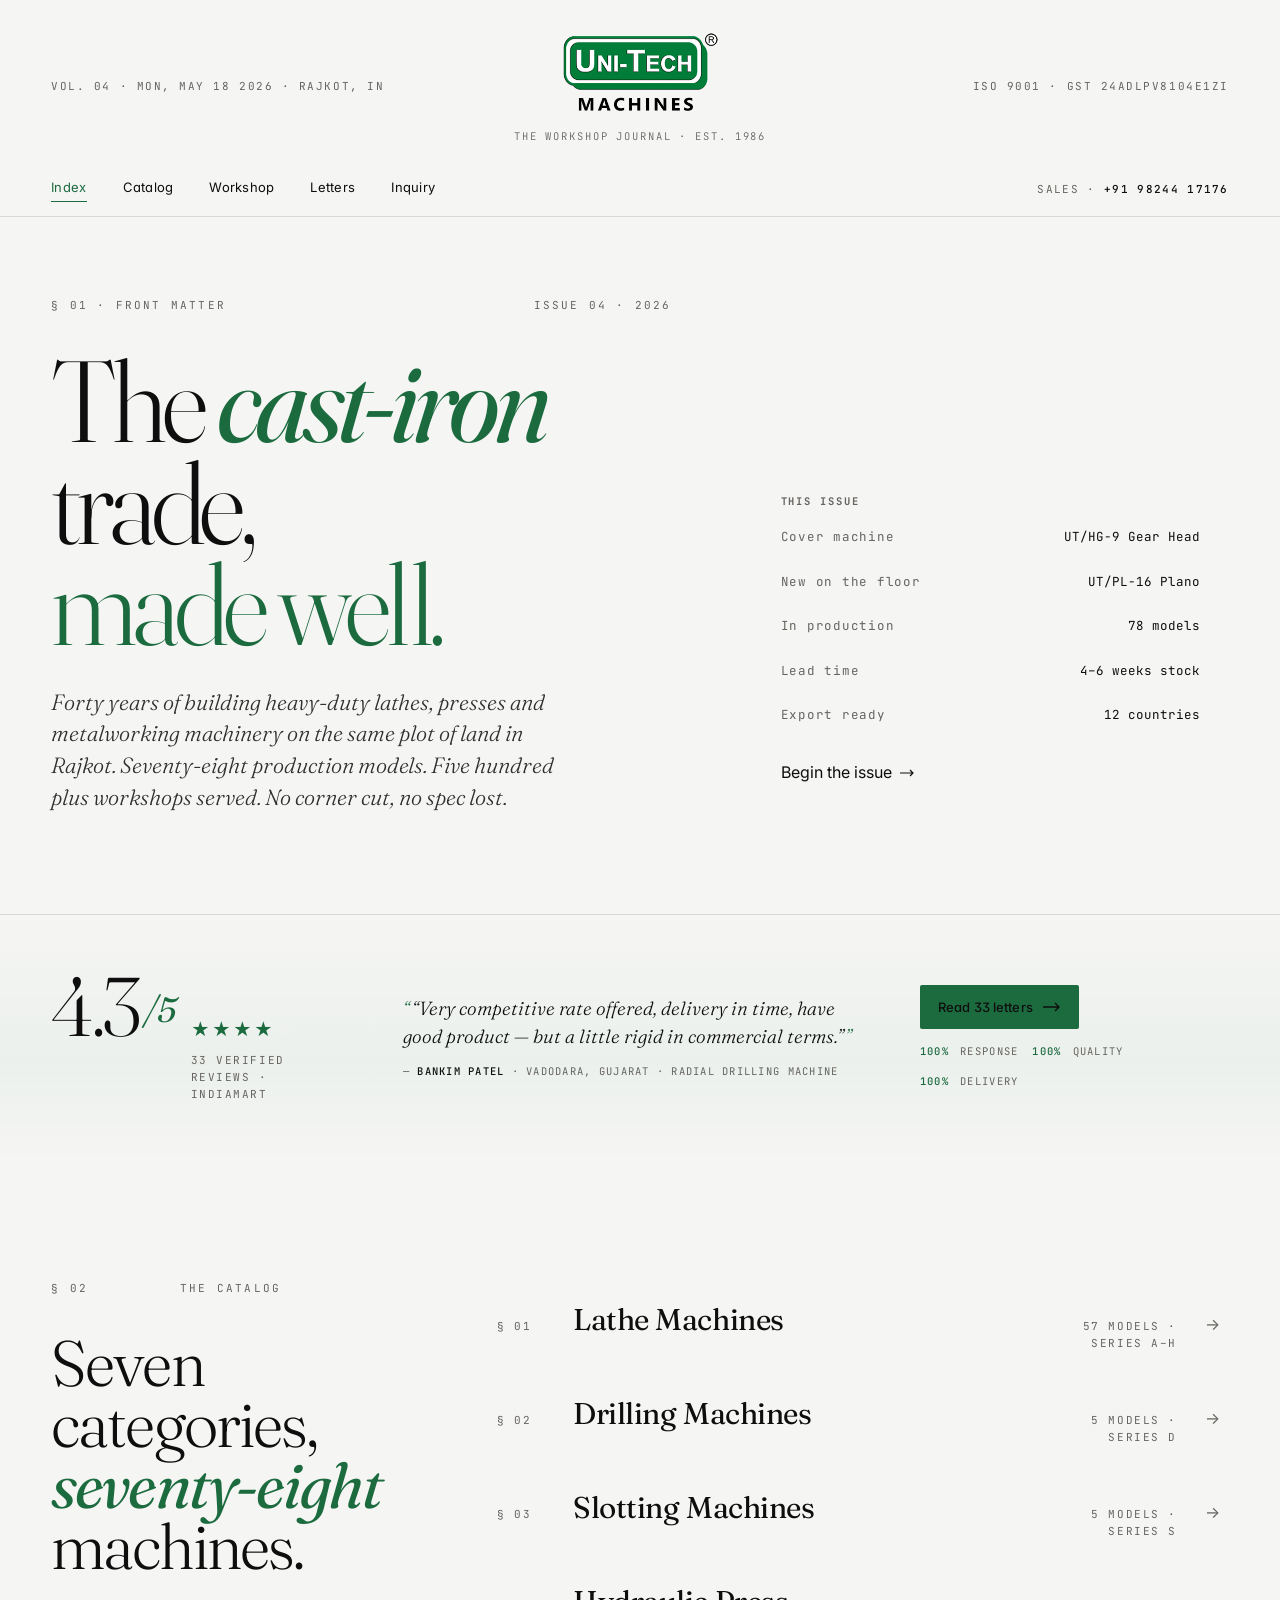
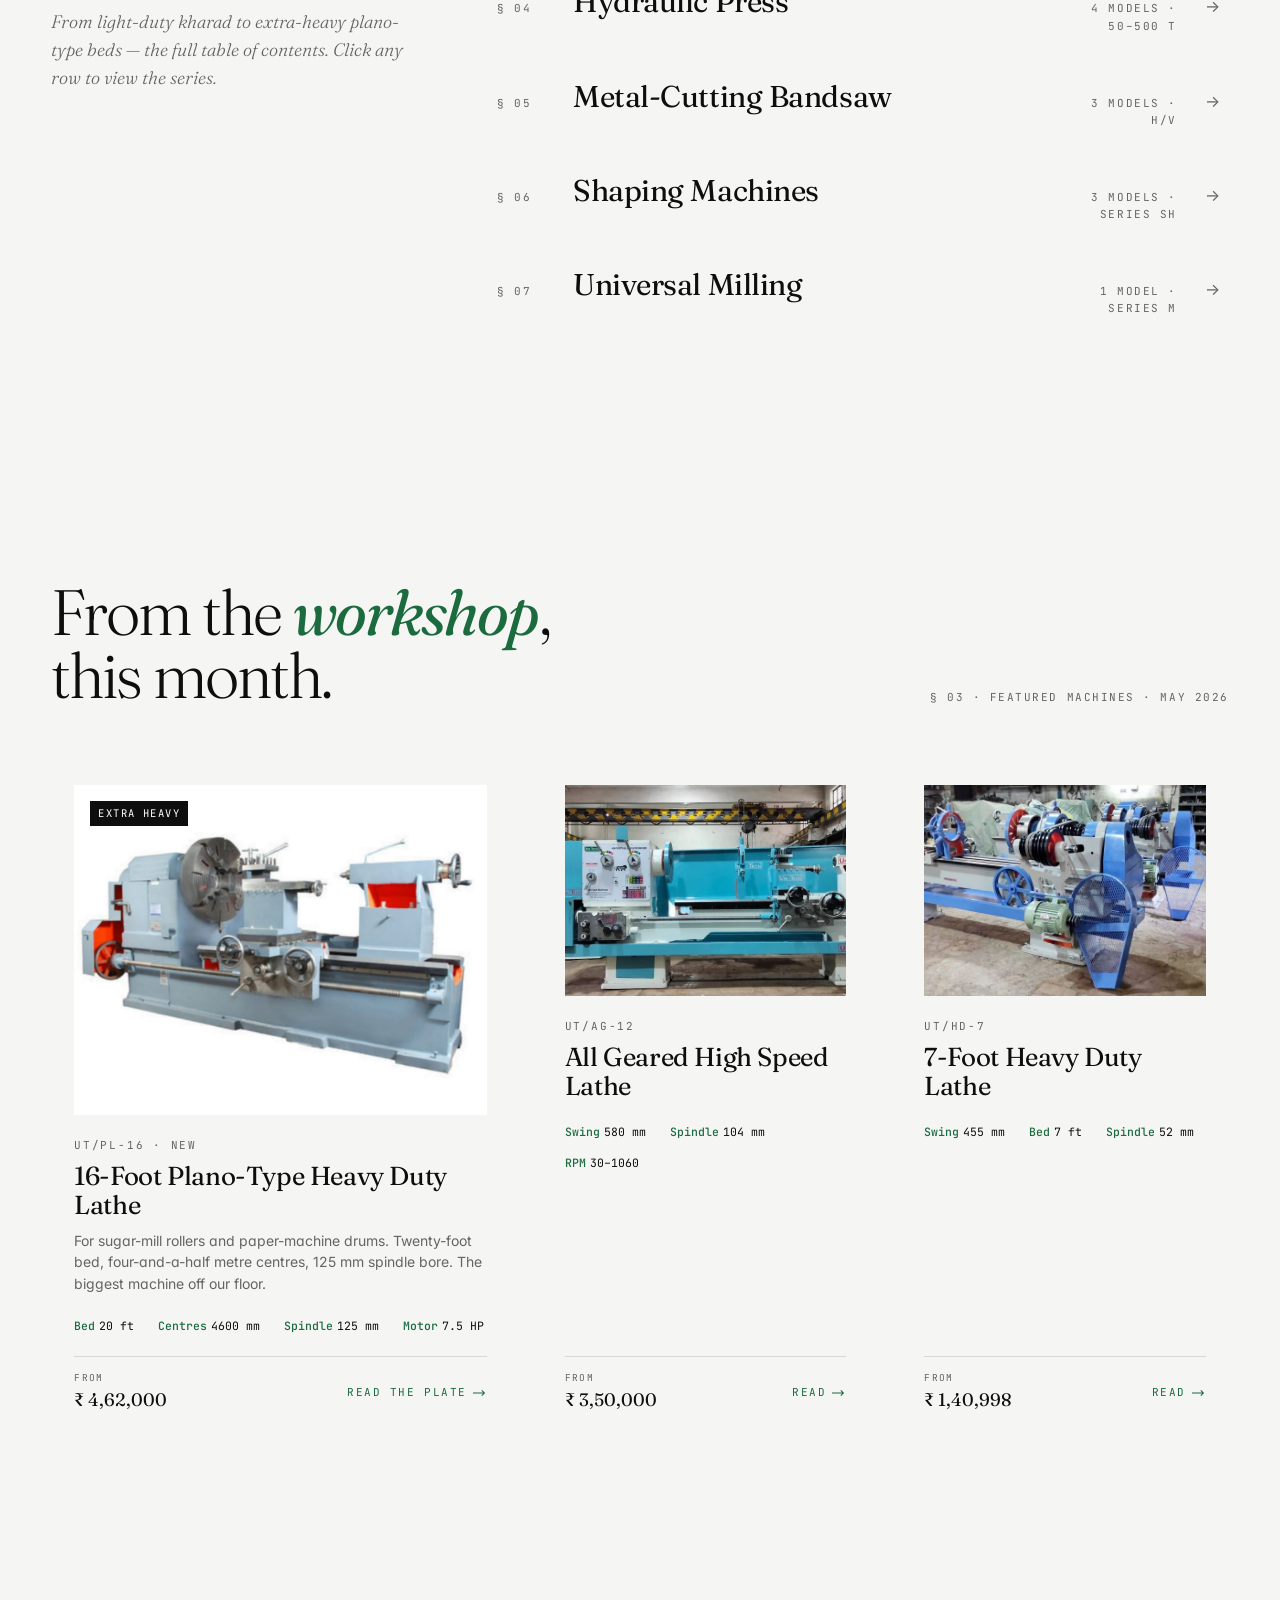
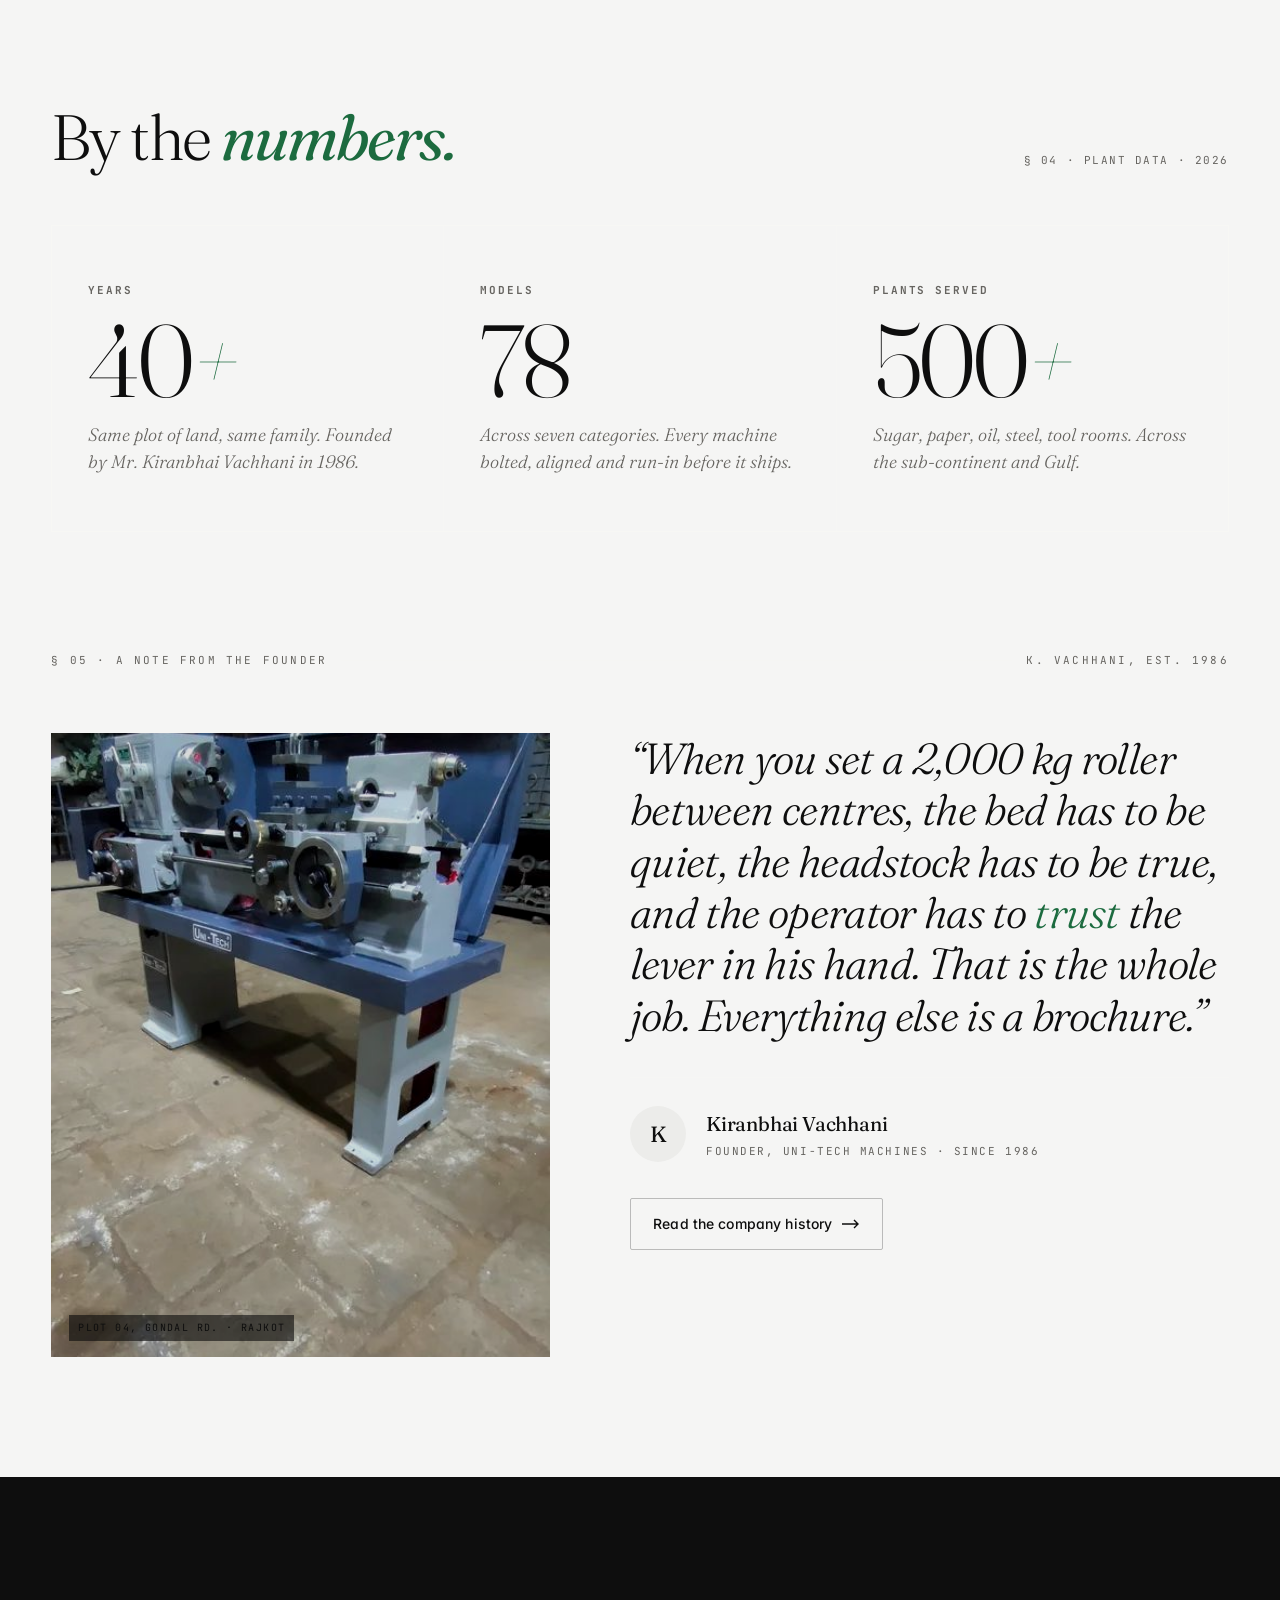
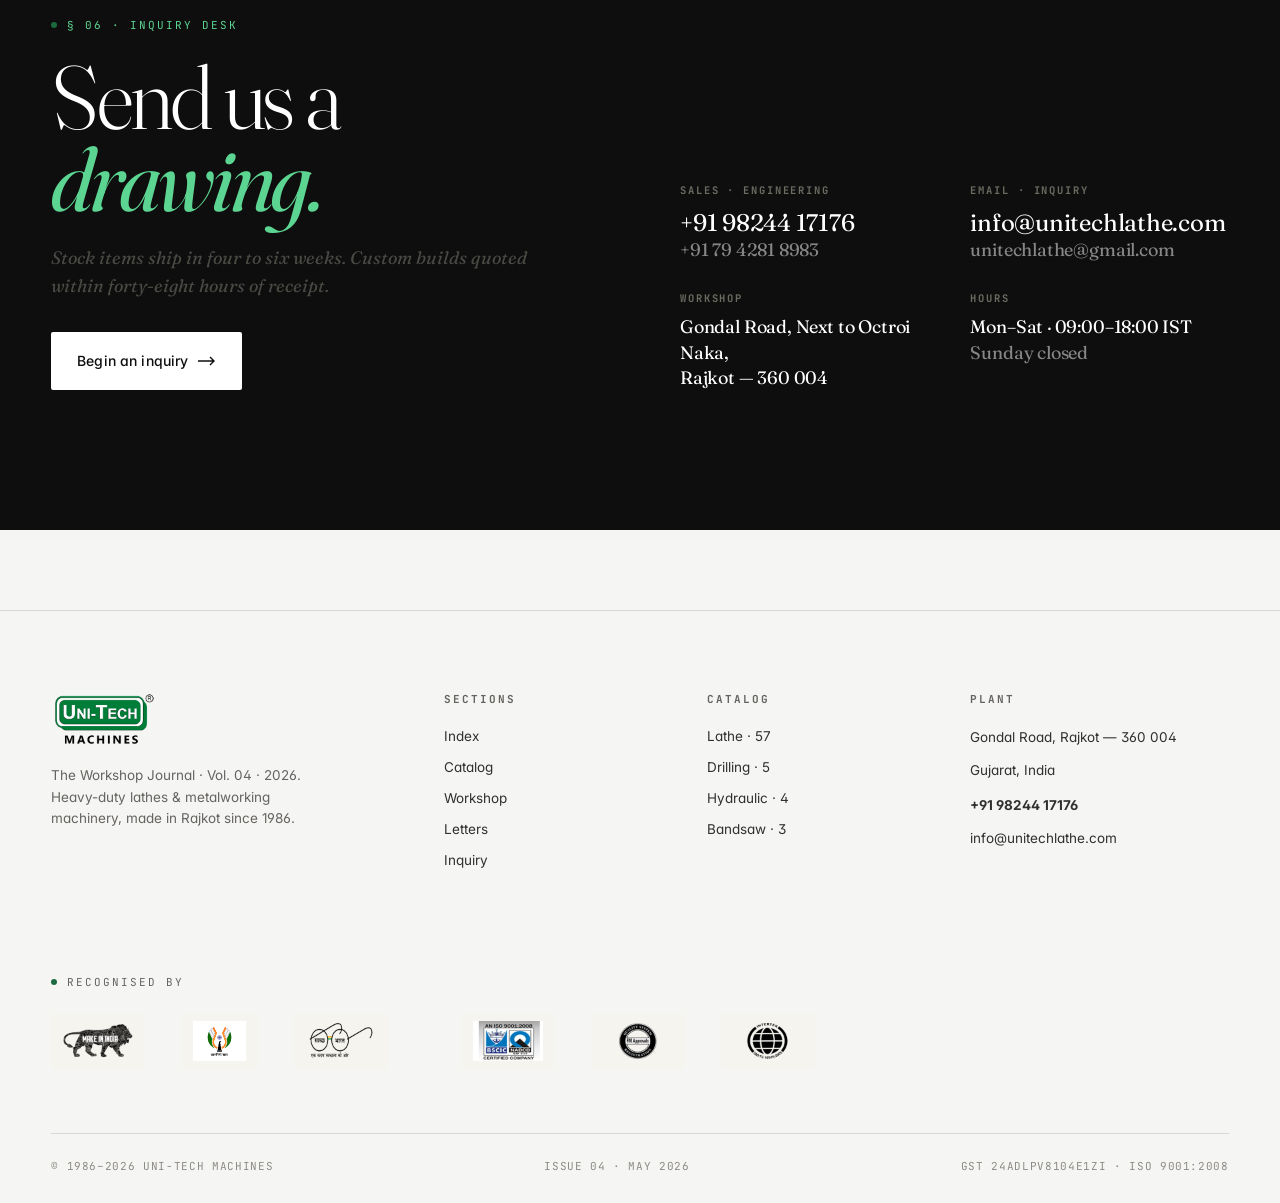
<file: index-journal.html>
<!doctype html>
<html lang="en">
<head>
  <meta charset="UTF-8" />
  <meta name="viewport" content="width=device-width, initial-scale=1" />

  <!-- Primary SEO -->
  <title>Uni-Tech Machines — Heavy-Duty Lathe & Industrial Machinery Manufacturer in Rajkot, India</title>
  <meta name="description" content="Manufacturer of heavy-duty lathe machines, hydraulic press, slotting, drilling, shaping and bandsaw machines in Rajkot, Gujarat since 1986. 78 production models. ISO 9001:2008 certified. Trusted by 500+ workshops across India and 12 export markets." />
  <meta name="keywords" content="lathe machine manufacturer, heavy duty lathe, gear head lathe, plano type lathe, hydraulic press, slotting machine, drilling machine, bandsaw machine, milling machine, Rajkot, Gujarat, India, Uni-Tech Machines, ISO 9001:2008, industrial machinery, metalworking equipment" />
  <meta name="author" content="Uni-Tech Machines" />
  <meta name="robots" content="index, follow, max-image-preview:large" />
  <link rel="canonical" href="https://unitechlathe.com/" />
  <meta name="theme-color" content="#0E8A47" />
  <link rel="icon" href="img/logos/fevicon.png" />
  <link rel="apple-touch-icon" href="img/logos/unitech-logo-rounded.png" />
  <link rel="manifest" href="manifest.webmanifest" />
  <meta name="format-detection" content="telephone=yes" />
  <meta name="mobile-web-app-capable" content="yes" />

  <!-- Open Graph -->
  <meta property="og:type" content="website" />
  <meta property="og:site_name" content="Uni-Tech Machines" />
  <meta property="og:title" content="Uni-Tech Machines — Heavy-Duty Lathes Since 1986" />
  <meta property="og:description" content="Manufacturer of industrial lathe machines, hydraulic press and metalworking equipment in Rajkot, Gujarat. 78 production models, ISO 9001:2008 certified." />
  <meta property="og:url" content="https://unitechlathe.com/" />
  <meta property="og:image" content="https://unitechlathe.com/img/products/heavy-duty-gear-head-lathe-machine.jpg" />
  <meta property="og:locale" content="en_IN" />

  <!-- Twitter -->
  <meta name="twitter:card" content="summary_large_image" />
  <meta name="twitter:title" content="Uni-Tech Machines — Heavy-Duty Lathes Since 1986" />
  <meta name="twitter:description" content="Industrial lathe & metalworking machinery manufactured in Rajkot, India since 1986. 78 production models." />
  <meta name="twitter:image" content="https://unitechlathe.com/img/products/heavy-duty-gear-head-lathe-machine.jpg" />

  <!-- Structured data: Organization + LocalBusiness -->
  <script type="application/ld+json">
  {
    "@context": "https://schema.org",
    "@graph": [
      {
        "@type": "Organization",
        "@id": "https://unitechlathe.com/#org",
        "name": "Uni-Tech Machines",
        "alternateName": "Uni-Tech",
        "url": "https://unitechlathe.com/",
        "logo": "https://unitechlathe.com/img/logos/logo.png",
        "foundingDate": "1986",
        "founder": { "@type": "Person", "name": "Kiranbhai Vachhani" },
        "taxID": "24ADLPV8104E1ZI",
        "address": {
          "@type": "PostalAddress",
          "streetAddress": "Gondal Road, Next To Octroi Naka, Behind Glo Tech Steel",
          "addressLocality": "Rajkot",
          "addressRegion": "Gujarat",
          "postalCode": "360004",
          "addressCountry": "IN"
        },
        "contactPoint": [
          { "@type": "ContactPoint", "telephone": "+91-98244-17176", "contactType": "sales", "areaServed": ["IN","AE","SA","NG","KE"], "availableLanguage": ["en","hi","gu"] },
          { "@type": "ContactPoint", "telephone": "+91-79-4281-8983", "contactType": "customer service" }
        ],
        "sameAs": []
      },
      {
        "@type": "LocalBusiness",
        "@id": "https://unitechlathe.com/#localbusiness",
        "name": "Uni-Tech Machines",
        "image": "https://unitechlathe.com/img/products/heavy-duty-gear-head-lathe-machine.jpg",
        "url": "https://unitechlathe.com/",
        "telephone": "+91-98244-17176",
        "email": "info@unitechlathe.com",
        "priceRange": "₹₹",
        "address": {
          "@type": "PostalAddress",
          "streetAddress": "Gondal Road, Next To Octroi Naka, Behind Glo Tech Steel",
          "addressLocality": "Rajkot",
          "addressRegion": "Gujarat",
          "postalCode": "360004",
          "addressCountry": "IN"
        },
        "geo": { "@type": "GeoCoordinates", "latitude": 22.2718, "longitude": 70.7765 },
        "openingHoursSpecification": [
          { "@type": "OpeningHoursSpecification", "dayOfWeek": ["Monday","Tuesday","Wednesday","Thursday","Friday","Saturday"], "opens": "09:00", "closes": "18:00" }
        ],
        "aggregateRating": { "@type": "AggregateRating", "ratingValue": "4.3", "reviewCount": "33" }
      },
      {
        "@type": "WebSite",
        "@id": "https://unitechlathe.com/#website",
        "url": "https://unitechlathe.com/",
        "name": "Uni-Tech Machines",
        "publisher": { "@id": "https://unitechlathe.com/#org" },
        "potentialAction": {
          "@type": "SearchAction",
          "target": { "@type": "EntryPoint", "urlTemplate": "https://unitechlathe.com/catalog.html?q={search_term_string}" },
          "query-input": "required name=search_term_string"
        }
      }
    ]
  }
  </script>
  <link rel="preconnect" href="https://fonts.googleapis.com" />
  <link rel="preconnect" href="https://fonts.gstatic.com" crossorigin />
  <link href="https://fonts.googleapis.com/css2?family=Fraunces:ital,opsz,wght@0,9..144,300..700;1,9..144,300..700&family=Inter:wght@300;400;500;600;700&family=JetBrains+Mono:wght@400;500&display=swap" rel="stylesheet" />
  <link rel="stylesheet" href="css/base.css" />
  <link rel="stylesheet" href="css/shared.css" />
  <!-- Published theme (overwritten by Theme Studio → Publish to site). Loads BEFORE customizer JS so visitors get the published theme with no flash. -->
  <link rel="stylesheet" href="css/theme-published.css" id="utm-theme-published" />
  <!-- Theme Studio — live color/font customizer. Activates with ?customize or Ctrl+Shift+T -->
  <script src="js/theme-customizer.js" defer></script>
  <style>
    body{ background: var(--ink-2); }

    /* ===== Editorial top ===== */
    .masthead{
      padding: 28px 0 18px;
      border-bottom: 1px solid rgba(245,244,239,.08);
    }
    .masthead-inner{ display:grid; grid-template-columns: 1fr auto 1fr; gap: 24px; align-items: center; }
    .masthead .left, .masthead .right{ font-family: var(--f-mono); font-size: 11px; letter-spacing:.14em; text-transform:uppercase; color: var(--bone-mute); }
    .masthead .right{ text-align: right; }
    .masthead .center{ font-family: var(--f-display); font-style: italic; font-weight: 300; font-size: 32px; letter-spacing: -0.01em; text-align: center; }
    .masthead .center small{ display:block; font-family: var(--f-mono); font-size: 10.5px; letter-spacing:.18em; text-transform: uppercase; color: var(--bone-mute); margin-top: 6px; font-style: normal; }
    .nav2{
      display:flex; justify-content:space-between; align-items: center;
      padding: 14px 0; border-bottom: 1px solid rgba(245,244,239,.08);
      position: sticky; top:0; z-index: 50;
      background: rgba(18,18,18,.85); backdrop-filter: blur(12px);
    }
    .nav2-links{ display:flex; gap: 36px; }
    .nav2-links a{
      font-family: var(--f-sans); font-size: 13px; color: var(--bone);
      letter-spacing: 0.02em; padding-bottom: 4px;
      border-bottom: 1px solid transparent;
    }
    .nav2-links a:hover, .nav2-links a.active{ border-color: var(--rust); color: var(--rust); }
    .nav2 .meta{ font-family: var(--f-mono); font-size: 11px; letter-spacing:.12em; color: var(--bone-mute); text-transform: uppercase; }
    .nav2 .meta b{ color: var(--bone); font-weight: 500; }

    /* ===== Hero (editorial) ===== */
    .hero2{
      padding: 80px 0 100px;
      border-bottom: 1px solid rgba(245,244,239,.08);
    }
    .hero2-grid{
      display: grid; grid-template-columns: 1.3fr 1fr; gap: 80px; align-items: end;
    }
    .hero2 .lede-num{
      font-family: var(--f-mono); font-size: 11px; letter-spacing: .2em; text-transform: uppercase;
      color: var(--bone-mute); margin-bottom: 36px;
      display: flex; align-items: center; gap: 14px;
    }
    .hero2 .lede-num .line{ flex:1; height:1px; background: rgba(245,244,239,.12); }
    .hero2 h1{
      font-family: var(--f-display); font-weight: 300;
      font-size: clamp(60px, 9vw, 152px);
      line-height: 0.88;
      letter-spacing: -0.045em;
      color: var(--bone);
    }
    .hero2 h1 em{ font-style: italic; font-weight: 400; }
    .hero2 h1 .ru{ color: var(--rust); }
    .hero2 .hero2-sub{
      font-family: var(--f-display); font-style: italic; font-weight: 300;
      font-size: 22px; line-height: 1.45; color: var(--bone); opacity: .85;
      max-width: 36ch; margin-top: 32px;
    }
    .hero2 .meta-card{
      border: 1px solid rgba(245,244,239,.12);
      padding: 28px;
      background: rgba(245,244,239,.02);
    }
    .hero2 .meta-card h5{ font-family: var(--f-mono); font-size: 10.5px; letter-spacing:.18em; text-transform: uppercase; color: var(--bone-mute); margin-bottom: 18px; }
    .hero2 .meta-card .item{ display:flex; justify-content:space-between; align-items: baseline; padding: 12px 0; border-top: 1px solid rgba(245,244,239,.08); font-family: var(--f-mono); font-size: 12.5px; }
    .hero2 .meta-card .item:first-of-type{ border-top: 0; padding-top: 0; }
    .hero2 .meta-card .item .k{ color: var(--bone-mute); letter-spacing:.06em; }
    .hero2 .meta-card .item .v{ color: var(--bone); }

    /* ===== Hero plate (technical photo + schematic) ===== */
    .plate{
      padding-bottom: 96px;
      border-bottom: 1px solid rgba(245,244,239,.08);
    }
    .plate-inner{
      display:grid; grid-template-columns: 0.7fr 1.3fr 0.6fr; gap: 32px; align-items: stretch;
    }
    .plate-photo{
      aspect-ratio: 4/5;
      position: relative;
      background: var(--ink-3);
      overflow: hidden;
    }
    .plate-photo img{ position:absolute; inset:0; width:100%; height:100%; object-fit: cover; filter: contrast(1.05) saturate(.9) brightness(.85); }
    .plate-photo .stamp{
      position: absolute; left: 16px; bottom: 14px;
      font-family: var(--f-mono); font-size: 10.5px; letter-spacing:.14em; text-transform: uppercase;
      color: var(--bone);
      background: rgba(10,10,10,.7); padding: 6px 10px;
    }
    .plate-photo .stamp em{ color: var(--rust); font-style: normal; }

    .plate-feature{
      position:relative;
      background: var(--ink-3);
      aspect-ratio: 5/6;
      overflow: hidden;
    }
    .plate-feature img{ position:absolute; inset:0; width:100%; height:100%; object-fit: cover; filter: contrast(1.04) brightness(.84) saturate(.88); }
    .plate-feature::before{
      content:""; position:absolute; inset:0;
      background:
        linear-gradient(180deg, transparent 50%, rgba(10,10,10,.7) 100%),
        radial-gradient(closest-side at 50% 55%, transparent 60%, rgba(10,10,10,.35) 100%);
      z-index: 1;
    }
    .plate-feature .frame{
      position:absolute; inset: 14px; border: 1px solid rgba(245,244,239,.18); z-index: 1;
      pointer-events: none;
    }
    .plate-feature .annot{
      position:absolute; z-index: 2;
      font-family: var(--f-mono); font-size: 10.5px; color: var(--bone); letter-spacing: .08em; text-transform: uppercase;
      display:flex; align-items:center; gap: 8px;
    }
    .plate-feature .annot::before{ content:""; width:6px; height:6px; border-radius:50%; background: var(--rust); display:inline-block; }
    .plate-feature .a1{ top: 22px; left: 24px; }
    .plate-feature .a2{ top: 42%; right: 24px; }
    .plate-feature .a3{ top: 72%; left: 24px; }
    .plate-feature .caption{
      position:absolute; left:24px; right:24px; bottom: 22px; z-index: 2;
      display:flex; justify-content:space-between; align-items: end; gap: 18px;
      font-family: var(--f-mono); font-size: 11px; color: var(--bone); letter-spacing: .12em; text-transform: uppercase;
    }
    .plate-feature .caption .title{ font-family: var(--f-display); font-size: 22px; line-height: 1.2; letter-spacing: -0.01em; text-transform: none; max-width: 18ch; color: var(--bone); }

    .plate-specs{
      padding: 24px 0;
      display: flex; flex-direction: column; justify-content: space-between;
    }
    .plate-specs .item{
      padding: 14px 0; border-top: 1px solid rgba(245,244,239,.08);
    }
    .plate-specs .item:first-child{ border-top: 0; padding-top: 0; }
    .plate-specs .k{ font-family: var(--f-mono); font-size: 10.5px; letter-spacing:.14em; text-transform: uppercase; color: var(--bone-mute); display:block; margin-bottom: 4px; }
    .plate-specs .v{ font-family: var(--f-display); font-size: 30px; line-height: 1; font-weight: 300; letter-spacing: -0.02em; }
    .plate-specs .v span{ font-family: var(--f-sans); font-size: 14px; color: var(--bone-mute); margin-left: 6px; }
    .plate-specs .open{
      margin-top: 24px;
      display:inline-flex; align-items:center; gap: 10px;
      font-family: var(--f-mono); font-size: 11px; letter-spacing:.18em; text-transform: uppercase;
      color: var(--rust);
    }

    /* ===== Reviews strip (social proof) ===== */
    .reviews-strip{
      padding: 56px 0;
      border-bottom: 1px solid rgba(245,244,239,.08);
      background: linear-gradient(180deg, transparent 0%, rgba(14,138,71,.04) 60%, transparent 100%);
    }
    .rs-grid{ display:grid; grid-template-columns: 0.85fr 1.6fr 1fr; gap: 56px; align-items: center; }
    .rs-rating{ display:flex; align-items: baseline; gap: 18px; }
    .rs-num{
      font-family: var(--f-display); font-weight: 300;
      font-size: clamp(60px, 6.5vw, 88px); line-height: 0.85; letter-spacing: -0.035em;
      color: var(--bone);
    }
    .rs-num em{ font-style: italic; color: var(--rust); font-size: 0.42em; font-weight: 400; margin-left: 4px; vertical-align: 0.4em; }
    .rs-stars{ color: var(--rust); font-size: 18px; letter-spacing: 2px; }
    .rs-stars span{ color: rgba(245,244,239,.2); }
    .rs-count{ font-family: var(--f-mono); font-size: 11px; letter-spacing: .14em; text-transform: uppercase; color: var(--bone-mute); margin-top: 8px; }
    .rs-quote{ border-left: 1px solid rgba(245,244,239,.12); padding-left: 32px; }
    .rs-quote p{ font-family: var(--f-display); font-style: italic; font-weight: 300; font-size: 19px; line-height: 1.45; color: var(--bone); }
    .rs-quote p::before{ content: "“"; color: var(--rust); margin-right: 2px; }
    .rs-quote p::after{ content: "”"; color: var(--rust); margin-left: 2px; }
    .rs-attr{ font-family: var(--f-mono); font-size: 10.5px; letter-spacing: .12em; text-transform: uppercase; color: var(--bone-mute); margin-top: 12px; }
    .rs-attr b{ color: var(--bone); font-weight: 500; }
    .rs-link{ display:flex; flex-direction: column; align-items: flex-start; gap: 14px; }
    .rs-link .btn{ padding: 12px 18px; font-size: 13px; }
    .rs-sat{ display:flex; gap: 14px; flex-wrap: wrap; }
    .rs-sat span{ font-family: var(--f-mono); font-size: 10.5px; letter-spacing: .12em; text-transform: uppercase; color: var(--bone-mute); }
    .rs-sat b{ color: var(--rust); font-weight: 500; margin-right: 4px; }
    @media (max-width: 1100px){
      .rs-grid{ grid-template-columns: 1fr; gap: 24px; }
      .rs-quote{ border-left: 0; padding-left: 0; border-top: 1px solid rgba(245,244,239,.08); padding-top: 24px; }
      .rs-link{ align-items: stretch; }
    }
    /* ===== /Reviews strip ===== */

    /* ===== Sections ===== */
    section.s{ padding: 120px 0; border-bottom: 1px solid rgba(245,244,239,.08); }
    .toc{ display:grid; grid-template-columns: 1fr 2fr; gap: 80px; align-items: start; }
    .toc h2{ font-family: var(--f-display); font-weight: 300; font-size: clamp(40px, 5vw, 76px); line-height: 0.95; letter-spacing: -0.03em; }
    .toc h2 em{ font-style: italic; color: var(--rust); font-weight: 400; }
    .toc .col-text{ font-family: var(--f-display); font-style: italic; font-weight: 300; font-size: 18px; line-height: 1.55; color: var(--bone-mute); max-width: 38ch; margin-top: 32px; }
    .toc-list{ }
    .toc-row{
      display:grid; grid-template-columns: 48px 1fr 110px 24px;
      gap: 28px; align-items: baseline;
      padding: 22px 0;
      border-top: 1px solid rgba(245,244,239,.08);
      transition: background .25s var(--ease), padding-left .25s var(--ease);
      position: relative;
    }
    .toc-row:last-child{ border-bottom: 1px solid rgba(245,244,239,.08); }
    .toc-row:hover{ padding-left: 12px; background: rgba(245,244,239,.02); }
    .toc-row:hover .toc-name{ color: var(--rust); }
    .toc-row:hover .toc-arrow{ transform: translateX(4px); color: var(--rust); }
    .toc-num{ font-family: var(--f-mono); font-size: 11px; color: var(--bone-mute); letter-spacing: .14em; }
    .toc-name{ font-family: var(--f-display); font-size: 30px; letter-spacing: -0.015em; line-height: 1.1; transition: color .25s var(--ease); }
    .toc-meta{ font-family: var(--f-mono); font-size: 11px; color: var(--bone-mute); letter-spacing: .14em; text-transform: uppercase; text-align: right; }
    .toc-arrow{ color: var(--bone-mute); transition: transform .25s var(--ease), color .25s var(--ease); }

    /* ===== Featured carousel-style row ===== */
    .features-head{ display:flex; justify-content:space-between; align-items: end; margin-bottom: 56px; }
    .features-head h2{ font-family: var(--f-display); font-weight: 300; font-size: clamp(40px, 5vw, 72px); line-height: 0.98; letter-spacing: -0.03em; max-width: 20ch; }
    .features-head h2 em{ font-style: italic; color: var(--rust); font-weight: 400; }
    .features-head .meta{
      font-family: var(--f-mono); font-size: 11px; letter-spacing:.14em; text-transform: uppercase; color: var(--bone-mute);
    }
    .features-grid{
      display: grid; grid-template-columns: 1.4fr 1fr 1fr; gap: 32px;
    }
    .feature-card{
      background: var(--ink-2);
      border: 1px solid rgba(245,244,239,.06);
      padding: 22px;
      transition: border-color .25s var(--ease);
      display:flex; flex-direction:column; gap: 22px;
    }
    .feature-card:hover{ border-color: rgba(255,106,26,.5); }
    .feature-card .photo{
      aspect-ratio: 4/3; position: relative; overflow: hidden; background: var(--ink-3);
    }
    .feature-card.big .photo{ aspect-ratio: 5/4; }
    .feature-card .photo img{ width:100%; height:100%; object-fit: cover; transition: transform .5s var(--ease); }
    .feature-card:hover .photo img{ transform: scale(1.03); }
    .feature-card .photo .ribbon{
      position:absolute; top: 16px; left: 16px;
      font-family: var(--f-mono); font-size: 10.5px; letter-spacing:.14em; text-transform: uppercase;
      background: var(--bone); color: var(--ink); padding: 4px 8px;
    }
    .feature-card .id{ font-family: var(--f-mono); font-size: 11px; letter-spacing:.16em; color: var(--bone-mute); text-transform: uppercase; }
    .feature-card h3{ font-family: var(--f-display); font-size: 26px; line-height: 1.1; letter-spacing: -0.015em; font-weight: 400; }
    .feature-card .desc{ color: var(--bone-mute); font-size: 14px; line-height: 1.55; }
    .feature-card .row-spec{ display:flex; flex-wrap:wrap; gap: 14px 24px; font-family: var(--f-mono); font-size: 11.5px; }
    .feature-card .row-spec span b{ color: var(--rust); font-weight: 500; margin-right: 4px; }
    .feature-card .foot{ display:flex; justify-content:space-between; align-items:center; padding-top: 14px; border-top: 1px solid rgba(245,244,239,.08); margin-top: auto; }
    .feature-card .price{ font-family: var(--f-display); font-size: 18px; }
    .feature-card .price small{ font-family: var(--f-mono); font-size: 9.5px; color: var(--bone-mute); letter-spacing: .14em; text-transform: uppercase; display:block; }
    .feature-card .more{ font-family: var(--f-mono); font-size: 11px; color: var(--rust); letter-spacing: .14em; text-transform: uppercase; display:inline-flex; align-items:center; gap: 6px; }

    /* ===== Quote / heritage block ===== */
    .quote-grid{
      display:grid; grid-template-columns: 1fr 1.2fr; gap: 80px; align-items: start;
    }
    .quote-text{ font-family: var(--f-display); font-weight: 300; font-style: italic; font-size: clamp(28px, 3.4vw, 46px); line-height: 1.18; letter-spacing: -0.015em; color: var(--bone); }
    .quote-text .ru{ color: var(--rust); }
    .quote-meta{ margin-top: 36px; display:flex; gap: 20px; align-items: center; padding-top: 28px; border-top: 1px solid rgba(245,244,239,.08); }
    .quote-meta .name{ font-family: var(--f-display); font-size: 20px; letter-spacing: -0.01em; }
    .quote-meta .role{ font-family: var(--f-mono); font-size: 11px; color: var(--bone-mute); letter-spacing: .14em; text-transform: uppercase; display:block; margin-top: 4px; }
    .quote-photo{ aspect-ratio: 4/5; background: var(--ink-3); overflow: hidden; position: relative; }
    .quote-photo img{ width:100%; height:100%; object-fit: cover; filter: contrast(1.05) saturate(.95) brightness(.85); }
    .quote-photo .stamp{ position:absolute; left:18px; bottom: 16px; font-family: var(--f-mono); font-size: 10px; letter-spacing: .14em; color: var(--bone); background: rgba(10,10,10,.6); padding: 5px 9px; text-transform: uppercase; }

    /* ===== By the numbers (editorial) ===== */
    .numbers-grid{
      display: grid; grid-template-columns: repeat(3, 1fr); gap: 1px;
      background: rgba(245,244,239,.08);
      border: 1px solid rgba(245,244,239,.08);
    }
    .nbr{ background: var(--ink-2); padding: 56px 36px; min-height: 280px; display:flex; flex-direction:column; gap: 16px; justify-content:space-between; }
    .nbr h4{ font-family: var(--f-mono); font-size: 11px; letter-spacing:.18em; text-transform: uppercase; color: var(--bone-mute); }
    .nbr h3{ font-family: var(--f-display); font-weight: 300; font-size: clamp(72px, 8vw, 128px); line-height: 0.88; letter-spacing: -0.04em; }
    .nbr h3 em{ font-style: italic; color: var(--rust); }
    .nbr p{ font-family: var(--f-display); font-style: italic; font-weight: 300; font-size: 18px; line-height: 1.5; color: var(--bone-mute); }

    /* ===== Contact teaser ===== */
    .contact-teaser{
      padding: 140px 0;
      background: var(--bone);
      color: var(--ink);
    }
    .contact-teaser .wrap{ display:grid; grid-template-columns: 1fr 1fr; gap: 80px; align-items: end; }
    .contact-teaser h2{ font-family: var(--f-display); font-weight: 300; font-size: clamp(50px, 7vw, 110px); line-height: .92; letter-spacing: -0.035em; }
    .contact-teaser h2 em{ font-style: italic; color: var(--rust-deep); font-weight: 400; }
    .contact-teaser .signature{ font-family: var(--f-display); font-style: italic; font-size: 18px; color: #4a4a45; max-width: 44ch; }
    .contact-teaser .row{
      display:grid; grid-template-columns: 1fr 1fr; gap: 32px;
      padding-top: 28px; border-top: 1px solid rgba(10,10,10,.12); margin-top: 36px;
    }
    .contact-teaser h5{ font-family: var(--f-mono); font-size: 10.5px; letter-spacing:.18em; text-transform: uppercase; color: #6b6b62; margin-bottom: 8px; }
    .contact-teaser .val{ font-family: var(--f-display); font-size: 24px; letter-spacing: -0.01em; line-height: 1.3; }
    .contact-teaser .btn{ margin-top: 32px; background: var(--ink); color: var(--bone); padding: 18px 26px; }
    .contact-teaser .btn:hover{ background: var(--rust); color: var(--ink); }

    @media (max-width: 1100px){
      .hero2-grid{ grid-template-columns: 1fr; gap: 48px; }
      .plate-inner{ grid-template-columns: 1fr; }
      .toc{ grid-template-columns: 1fr; gap: 36px; }
      .features-grid{ grid-template-columns: 1fr 1fr; }
      .feature-card.big{ grid-column: 1 / -1; }
      .quote-grid{ grid-template-columns: 1fr; gap: 36px; }
      .numbers-grid{ grid-template-columns: 1fr; }
      .contact-teaser .wrap{ grid-template-columns: 1fr; gap: 36px; }
      .masthead-inner{ grid-template-columns: 1fr; text-align: center; }
      .masthead .right{ text-align: center; }
    }
    @media (max-width: 640px){
      .features-grid{ grid-template-columns: 1fr; }
      .contact-teaser .row{ grid-template-columns: 1fr; }
    }
  </style>
<script src="js/site.js" defer></script>
</head>
<body>

  <!-- masthead -->
  <header class="masthead">
    <div class="wrap masthead-inner">
      <div class="left">Vol. 04 · Mon, May 18 2026 · Rajkot, IN</div>
      <div class="center"><img src="img/logos/unitech-logo-only.png" width="320" height="170" alt="Uni-Tech" class="brand-logo" data-utm-logo loading="eager" decoding="async" fetchpriority="high" /><small>The Workshop Journal · est. 1986</small></div>
      <div class="right">ISO 9001 · GST 24ADLPV8104E1ZI</div>
    </div>
  </header>

  <!-- nav -->
  <nav class="nav2">
    <div class="wrap" style="display:flex; justify-content:space-between; align-items: center;">
      <div class="nav2-links">
        <a href="index.html" class="active">Index</a>
        <a href="catalog.html">Catalog</a>
        <a href="about.html">Workshop</a>
        <a href="testimonials.html">Letters</a>
        <a href="contact.html">Inquiry</a>
      </div>
      <div class="meta">Sales · <b>+91 98244 17176</b></div>
    </div>
  </nav>


  <main>
  <!-- hero -->
  <section class="hero2" data-screen-label="Home">
    <div class="wrap hero2-grid">
      <div>
        <div class="lede-num"><span>§ 01 · Front matter</span><span class="line"></span><span>Issue 04 · 2026</span></div>
        <h1>The <em>cast-iron</em><br />trade,<br /><span class="ru">made well.</span></h1>
        <p class="hero2-sub">Forty years of building heavy-duty lathes, presses and metalworking machinery on the same plot of land in Rajkot. Seventy-eight production models. Five hundred plus workshops served. No corner cut, no spec lost.</p>
      </div>
      <div class="meta-card">
        <h5>This issue</h5>
        <div class="item"><span class="k">Cover machine</span><span class="v">UT/HG-9 Gear Head</span></div>
        <div class="item"><span class="k">New on the floor</span><span class="v">UT/PL-16 Plano</span></div>
        <div class="item"><span class="k">In production</span><span class="v">78 models</span></div>
        <div class="item"><span class="k">Lead time</span><span class="v">4–6 weeks stock</span></div>
        <div class="item"><span class="k">Export ready</span><span class="v">12 countries</span></div>
        <a href="#catalog" class="open" style="margin-top: 24px; display:inline-flex; align-items:center; gap:8px;">Begin the issue
          <svg width="16" height="8" viewBox="0 0 16 8" fill="none"><path d="M0 4h13M10 1l3 3-3 3" stroke="currentColor" stroke-width="1.2"/></svg>
        </a>
      </div>
    </div>
  </section>

  <!-- reviews strip — social proof -->
  <section class="reviews-strip">
    <div class="wrap">
      <div class="rs-grid">
        <div class="rs-rating">
          <div class="rs-num">4.3<em>/5</em></div>
          <div class="rs-meta">
            <div class="rs-stars" aria-label="4.3 out of 5">★★★★<span>★</span></div>
            <div class="rs-count">33 verified reviews · IndiaMART</div>
          </div>
        </div>
        <div class="rs-quote">
          <p>“Very competitive rate offered, delivery in time, have good product — but a little rigid in commercial terms.”</p>
          <div class="rs-attr">— <b>Bankim Patel</b> · Vadodara, Gujarat · Radial Drilling Machine</div>
        </div>
        <div class="rs-link">
          <a href="testimonials.html" class="btn btn-primary">Read 33 letters
            <svg class="arrow" viewBox="0 0 18 10" fill="none"><path d="M0 5h16M12 1l4 4-4 4" stroke="currentColor" stroke-width="1.4"/></svg>
          </a>
          <div class="rs-sat">
            <span><b>100%</b> Response</span>
            <span><b>100%</b> Quality</span>
            <span><b>100%</b> Delivery</span>
          </div>
        </div>
      </div>
    </div>
  </section>

  <!-- catalog TOC -->
  <section id="catalog" class="s">
    <div class="wrap toc">
      <div>
        <div class="lede-num" style="font-family: var(--f-mono); font-size: 11px; letter-spacing: .2em; text-transform: uppercase; color: var(--bone-mute); margin-bottom: 36px; display:flex; gap: 14px; align-items:center;">
          <span>§ 02</span><span style="height:1px; background: rgba(245,244,239,.12); width: 64px;"></span><span>The catalog</span>
        </div>
        <h2>Seven<br />categories,<br /><em>seventy-eight</em><br />machines.</h2>
        <p class="col-text">From light-duty kharad to extra-heavy plano-type beds — the full table of contents. Click any row to view the series.</p>
      </div>
      <div class="toc-list">
        <a class="toc-row" href="catalog.html?cat=lathe">
          <span class="toc-num">§ 01</span>
          <span class="toc-name">Lathe Machines</span>
          <span class="toc-meta">57 Models · Series A–H</span>
          <span class="toc-arrow">→</span>
        </a>
        <a class="toc-row" href="catalog.html?cat=drilling">
          <span class="toc-num">§ 02</span>
          <span class="toc-name">Drilling Machines</span>
          <span class="toc-meta">5 Models · Series D</span>
          <span class="toc-arrow">→</span>
        </a>
        <a class="toc-row" href="catalog.html?cat=slotting">
          <span class="toc-num">§ 03</span>
          <span class="toc-name">Slotting Machines</span>
          <span class="toc-meta">5 Models · Series S</span>
          <span class="toc-arrow">→</span>
        </a>
        <a class="toc-row" href="catalog.html?cat=hydraulic">
          <span class="toc-num">§ 04</span>
          <span class="toc-name">Hydraulic Press</span>
          <span class="toc-meta">4 Models · 50–500 T</span>
          <span class="toc-arrow">→</span>
        </a>
        <a class="toc-row" href="catalog.html?cat=bandsaw">
          <span class="toc-num">§ 05</span>
          <span class="toc-name">Metal-Cutting Bandsaw</span>
          <span class="toc-meta">3 Models · H/V</span>
          <span class="toc-arrow">→</span>
        </a>
        <a class="toc-row" href="catalog.html?cat=shaping">
          <span class="toc-num">§ 06</span>
          <span class="toc-name">Shaping Machines</span>
          <span class="toc-meta">3 Models · Series Sh</span>
          <span class="toc-arrow">→</span>
        </a>
        <a class="toc-row" href="catalog.html?cat=milling">
          <span class="toc-num">§ 07</span>
          <span class="toc-name">Universal Milling</span>
          <span class="toc-meta">1 Model · Series M</span>
          <span class="toc-arrow">→</span>
        </a>
      </div>
    </div>
  </section>

  <!-- features grid -->
  <section class="s">
    <div class="wrap">
      <div class="features-head">
        <h2>From the <em>workshop</em>,<br />this month.</h2>
        <div class="meta">§ 03 · Featured machines · May 2026</div>
      </div>
      <div class="features-grid">
        <a class="feature-card big" href="product.html?id=16-feet-heavy-duty-plano-lathe">
          <div class="photo">
            <span class="ribbon">Extra Heavy</span>
            <img src="img/products/heavy-duty-plano-type-lathe-machine.jpg" width="1000" height="1000" alt="16 ft Plano Type Lathe" loading="lazy" decoding="async" />
          </div>
          <div>
            <div class="id">UT/PL-16 · NEW</div>
            <h3 style="margin-top: 8px;">16-Foot Plano-Type Heavy Duty Lathe</h3>
            <p class="desc" style="margin-top: 10px;">For sugar-mill rollers and paper-machine drums. Twenty-foot bed, four-and-a-half metre centres, 125 mm spindle bore. The biggest machine off our floor.</p>
          </div>
          <div class="row-spec">
            <span><b>Bed</b>20 ft</span>
            <span><b>Centres</b>4600 mm</span>
            <span><b>Spindle</b>125 mm</span>
            <span><b>Motor</b>7.5 HP</span>
          </div>
          <div class="foot">
            <div class="price"><small>From</small>₹ 4,62,000</div>
            <span class="more">Read the plate
              <svg width="14" height="8" viewBox="0 0 16 8" fill="none"><path d="M0 4h13M10 1l3 3-3 3" stroke="currentColor" stroke-width="1.2"/></svg>
            </span>
          </div>
        </a>

        <a class="feature-card" href="product.html?id=all-geared-high-speed-lathe-machine">
          <div class="photo">
            <img src="img/products/all-geared-high-speed-lathe-machine.jpg" width="1000" height="490" alt="All Geared High Speed" loading="lazy" decoding="async" />
          </div>
          <div>
            <div class="id">UT/AG-12</div>
            <h3 style="margin-top: 8px;">All Geared High Speed Lathe</h3>
          </div>
          <div class="row-spec">
            <span><b>Swing</b>580 mm</span>
            <span><b>Spindle</b>104 mm</span>
            <span><b>RPM</b>30–1060</span>
          </div>
          <div class="foot">
            <div class="price"><small>From</small>₹ 3,50,000</div>
            <span class="more">Read
              <svg width="14" height="8" viewBox="0 0 16 8" fill="none"><path d="M0 4h13M10 1l3 3-3 3" stroke="currentColor" stroke-width="1.2"/></svg>
            </span>
          </div>
        </a>

        <a class="feature-card" href="product.html?id=7-feet-heavy-duty-lathe">
          <div class="photo">
            <img src="img/products/7-feet-heavy-duty-lathe-machines.jpg" width="1000" height="462" alt="7 Feet Heavy Duty Lathe" loading="lazy" decoding="async" />
          </div>
          <div>
            <div class="id">UT/HD-7</div>
            <h3 style="margin-top: 8px;">7-Foot Heavy Duty Lathe</h3>
          </div>
          <div class="row-spec">
            <span><b>Swing</b>455 mm</span>
            <span><b>Bed</b>7 ft</span>
            <span><b>Spindle</b>52 mm</span>
          </div>
          <div class="foot">
            <div class="price"><small>From</small>₹ 1,40,998</div>
            <span class="more">Read
              <svg width="14" height="8" viewBox="0 0 16 8" fill="none"><path d="M0 4h13M10 1l3 3-3 3" stroke="currentColor" stroke-width="1.2"/></svg>
            </span>
          </div>
        </a>
      </div>
    </div>
  </section>

  <!-- numbers -->
  <section class="s" style="padding-bottom: 0; border-bottom: 0;">
    <div class="wrap">
      <div class="features-head" style="margin-bottom: 56px;">
        <h2>By the <em>numbers.</em></h2>
        <div class="meta">§ 04 · Plant data · 2026</div>
      </div>
      <div class="numbers-grid">
        <div class="nbr">
          <h4>Years</h4>
          <h3>40<em>+</em></h3>
          <p>Same plot of land, same family. Founded by Mr. Kiranbhai Vachhani in 1986.</p>
        </div>
        <div class="nbr">
          <h4>Models</h4>
          <h3>78</h3>
          <p>Across seven categories. Every machine bolted, aligned and run-in before it ships.</p>
        </div>
        <div class="nbr">
          <h4>Plants served</h4>
          <h3>500<em>+</em></h3>
          <p>Sugar, paper, oil, steel, tool rooms. Across the sub-continent and Gulf.</p>
        </div>
      </div>
    </div>
  </section>

  <!-- quote / heritage -->
  <section class="s" style="border-bottom: 0;">
    <div class="wrap">
      <div class="lede-num" style="font-family: var(--f-mono); font-size: 11px; letter-spacing: .2em; text-transform: uppercase; color: var(--bone-mute); margin-bottom: 64px; display:flex; gap: 14px; align-items:center;">
        <span>§ 05 · A note from the founder</span><span style="flex:1; height:1px; background: rgba(245,244,239,.12);"></span><span>K. Vachhani, est. 1986</span>
      </div>
      <div class="quote-grid">
        <div class="quote-photo">
          <img src="img/products/uni-tech-geared-lathes.jpg" width="461" height="1000" alt="Workshop floor" loading="lazy" decoding="async" />
          <div class="stamp">Plot 04, Gondal Rd. · Rajkot</div>
        </div>
        <div>
          <p class="quote-text">
            “When you set a 2,000 kg roller between centres, the bed has to be quiet, the headstock has to be true, and the operator has to <span class="ru">trust</span> the lever in his hand. That is the whole job. Everything else is a brochure.”
          </p>
          <div class="quote-meta">
            <div style="width: 56px; height: 56px; border-radius: 50%; background: var(--ink-3); display:grid; place-items:center; font-family: var(--f-display); font-size: 22px;">K</div>
            <div>
              <div class="name">Kiranbhai Vachhani</div>
              <div class="role">Founder, Uni-Tech Machines · since 1986</div>
            </div>
          </div>
          <a href="about.html" class="btn btn-ghost" style="margin-top: 36px;">Read the company history
            <svg class="arrow" viewBox="0 0 18 10" fill="none"><path d="M0 5h16M12 1l4 4-4 4" stroke="currentColor" stroke-width="1.4"/></svg>
          </a>
        </div>
      </div>
    </div>
  </section>

  <!-- contact teaser -->
  <section class="contact-teaser">
    <div class="wrap">
      <div>
        <div class="eyebrow" style="color: var(--rust-deep); margin-bottom: 22px;"><span class="dot"></span>§ 06 · Inquiry desk</div>
        <h2>Send us a <em>drawing.</em></h2>
        <p class="signature" style="margin-top: 24px;">Stock items ship in four to six weeks. Custom builds quoted within forty-eight hours of receipt.</p>
        <a href="contact.html" class="btn">Begin an inquiry
          <svg class="arrow" viewBox="0 0 18 10" fill="none"><path d="M0 5h16M12 1l4 4-4 4" stroke="currentColor" stroke-width="1.4"/></svg>
        </a>
      </div>
      <div>
        <div class="row">
          <div>
            <h5>Sales · Engineering</h5>
            <div class="val">+91 98244 17176</div>
            <div class="val" style="opacity:.5; font-size:18px;">+91 79 4281 8983</div>
          </div>
          <div>
            <h5>Email · Inquiry</h5>
            <div class="val">info@unitechlathe.com</div>
            <div class="val" style="opacity:.5; font-size:18px;">unitechlathe@gmail.com</div>
          </div>
        </div>
        <div class="row" style="margin-top: 0; padding-top: 28px;">
          <div>
            <h5>Workshop</h5>
            <div class="val" style="font-size: 18px; line-height: 1.4;">Gondal Road, Next to Octroi Naka,<br>Rajkot — 360 004</div>
          </div>
          <div>
            <h5>Hours</h5>
            <div class="val" style="font-size: 18px; line-height: 1.4;">Mon–Sat · 09:00–18:00 IST<br><span style="opacity:.5;">Sunday closed</span></div>
          </div>
        </div>
      </div>
    </div>
  </section>

  </main>

  <!-- footer (lighter editorial) -->
  <footer class="foot" style="background: var(--ink-2);">
    <div class="wrap">
      <div class="foot-grid">
        <div class="foot-brand">
          <img src="img/logos/unitech-logo-only.png" width="320" height="170" alt="Uni-Tech" class="brand-logo sm" data-utm-logo style="margin: 0 0 18px 0;" loading="lazy" decoding="async" />
          <p>The Workshop Journal · Vol. 04 · 2026. Heavy-duty lathes & metalworking machinery, made in Rajkot since 1986.</p>
        </div>
        <div>
          <h5>Sections</h5>
          <ul>
            <li><a href="index.html">Index</a></li>
            <li><a href="#catalog">Catalog</a></li>
            <li><a href="about.html">Workshop</a></li>
            <li><a href="testimonials.html">Letters</a></li>
            <li><a href="contact.html">Inquiry</a></li>
          </ul>
        </div>
        <div>
          <h5>Catalog</h5>
          <ul>
            <li><a href="catalog.html?cat=lathe">Lathe · 57</a></li>
            <li><a href="catalog.html?cat=drilling">Drilling · 5</a></li>
            <li><a href="catalog.html?cat=hydraulic">Hydraulic · 4</a></li>
            <li><a href="catalog.html?cat=bandsaw">Bandsaw · 3</a></li>
          </ul>
        </div>
        <div>
          <h5>Plant</h5>
          <ul style="font-size: 13.5px; color: var(--bone-mute); line-height: 1.7;">
            <li>Gondal Road, Rajkot — 360 004</li>
            <li>Gujarat, India</li>
            <li style="margin-top: 12px;"><b style="color:var(--bone)">+91 98244 17176</b></li>
            <li>info@unitechlathe.com</li>
          </ul>
        </div>
      </div>
      <!-- Certifications & national initiative strip -->
      <div class="foot-cert">
        <div class="foot-cert-eye"><span class="dot"></span>Recognised by</div>
        <div class="foot-cert-row">
          <img src="img/logos/make-in-india.png" width="420" height="240" alt="Make in India" loading="lazy" decoding="async" />
          <img src="img/logos/atmanirbhar-bharat.jpg" width="1596" height="1200" alt="Atmanirbhar Bharat" loading="lazy" decoding="async" />
          <img src="img/logos/swachh-bharat.png" width="420" height="240" alt="Swachh Bharat Abhiyan" loading="lazy" decoding="async" />
          <span class="foot-cert-div"></span>
          <img src="img/logos/cert1.jpg" width="420" height="240" alt="Certification" loading="lazy" decoding="async" />
          <img src="img/logos/cert2.png" width="420" height="240" alt="Certification" loading="lazy" decoding="async" />
          <img src="img/logos/cert3.png" width="420" height="240" alt="ISO 9001:2008" loading="lazy" decoding="async" />
        </div>
      </div>
      <div class="foot-bottom">
        <span>© 1986–2026 UNI-TECH MACHINES</span>
        <span>ISSUE 04 · MAY 2026</span>
        <span>GST 24ADLPV8104E1ZI · ISO 9001:2008</span>
      </div>
    </div>
  </footer>

</body>
</html>
</file>
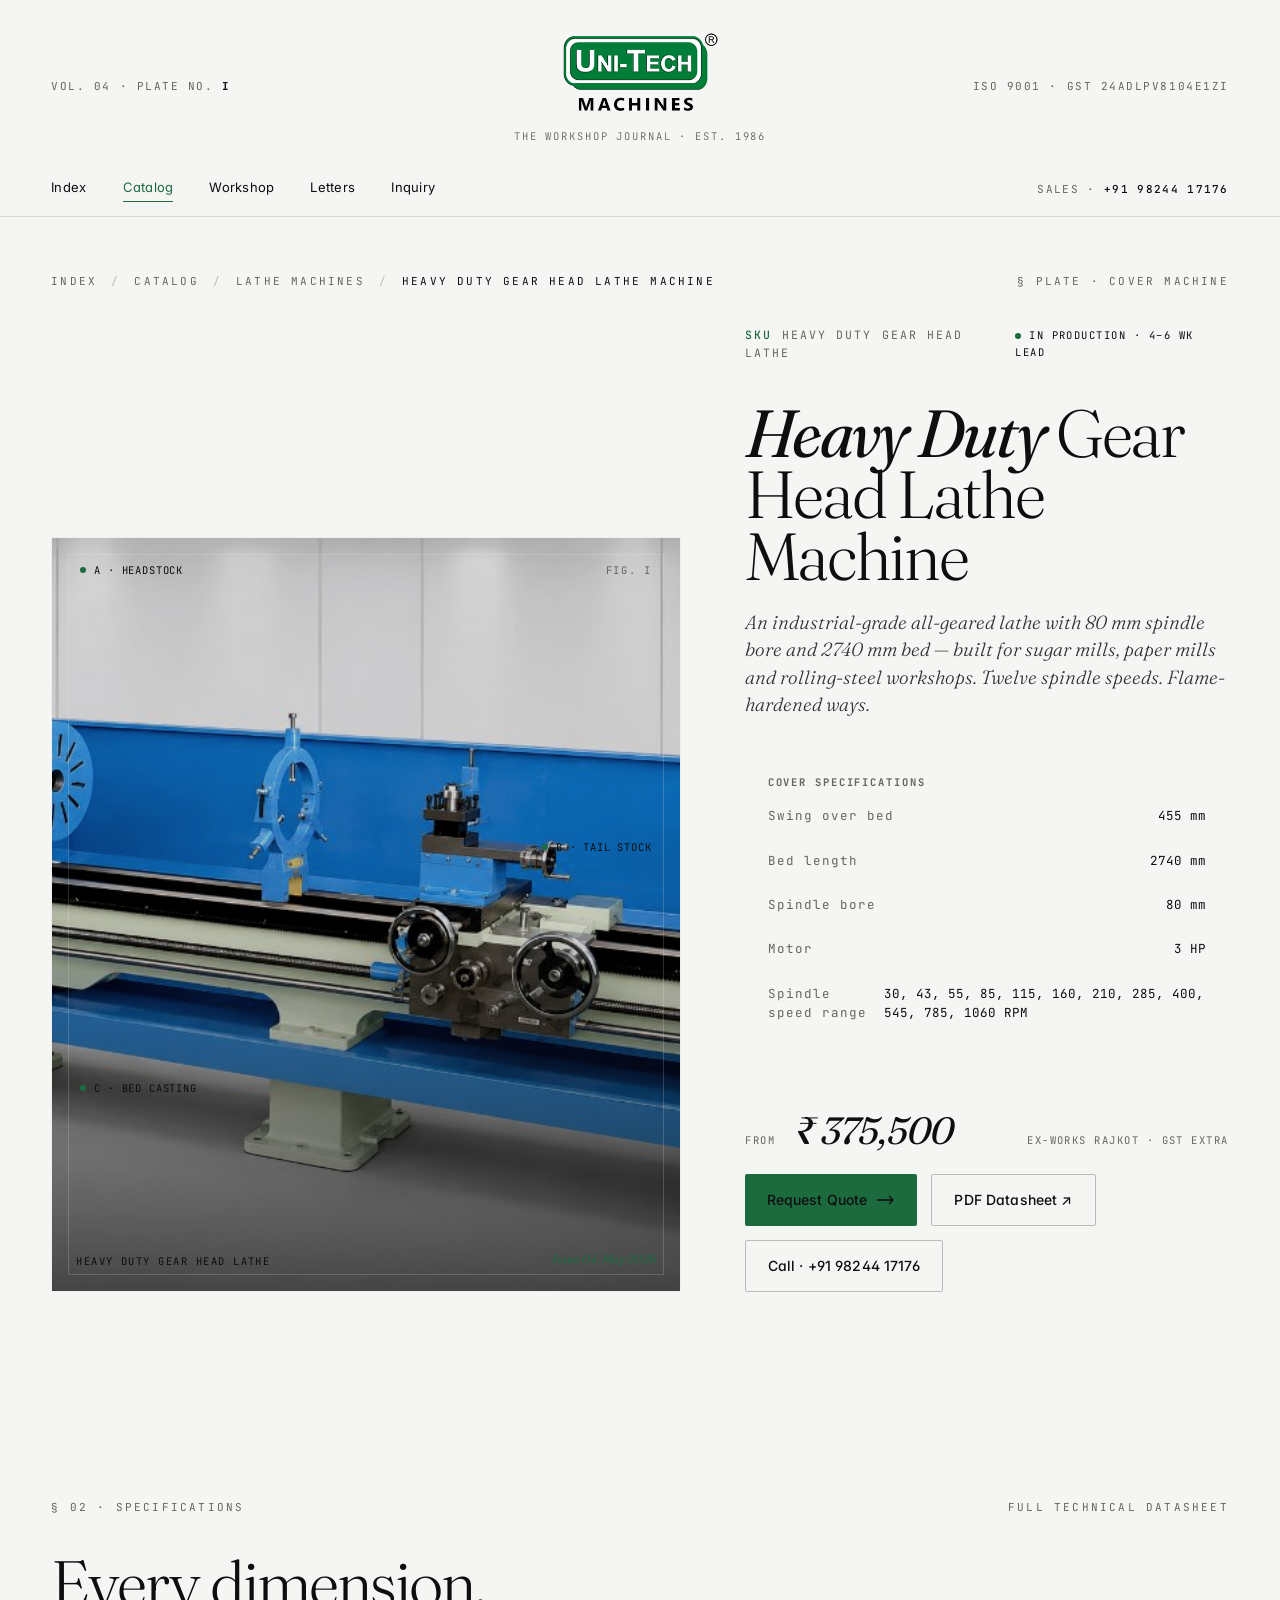
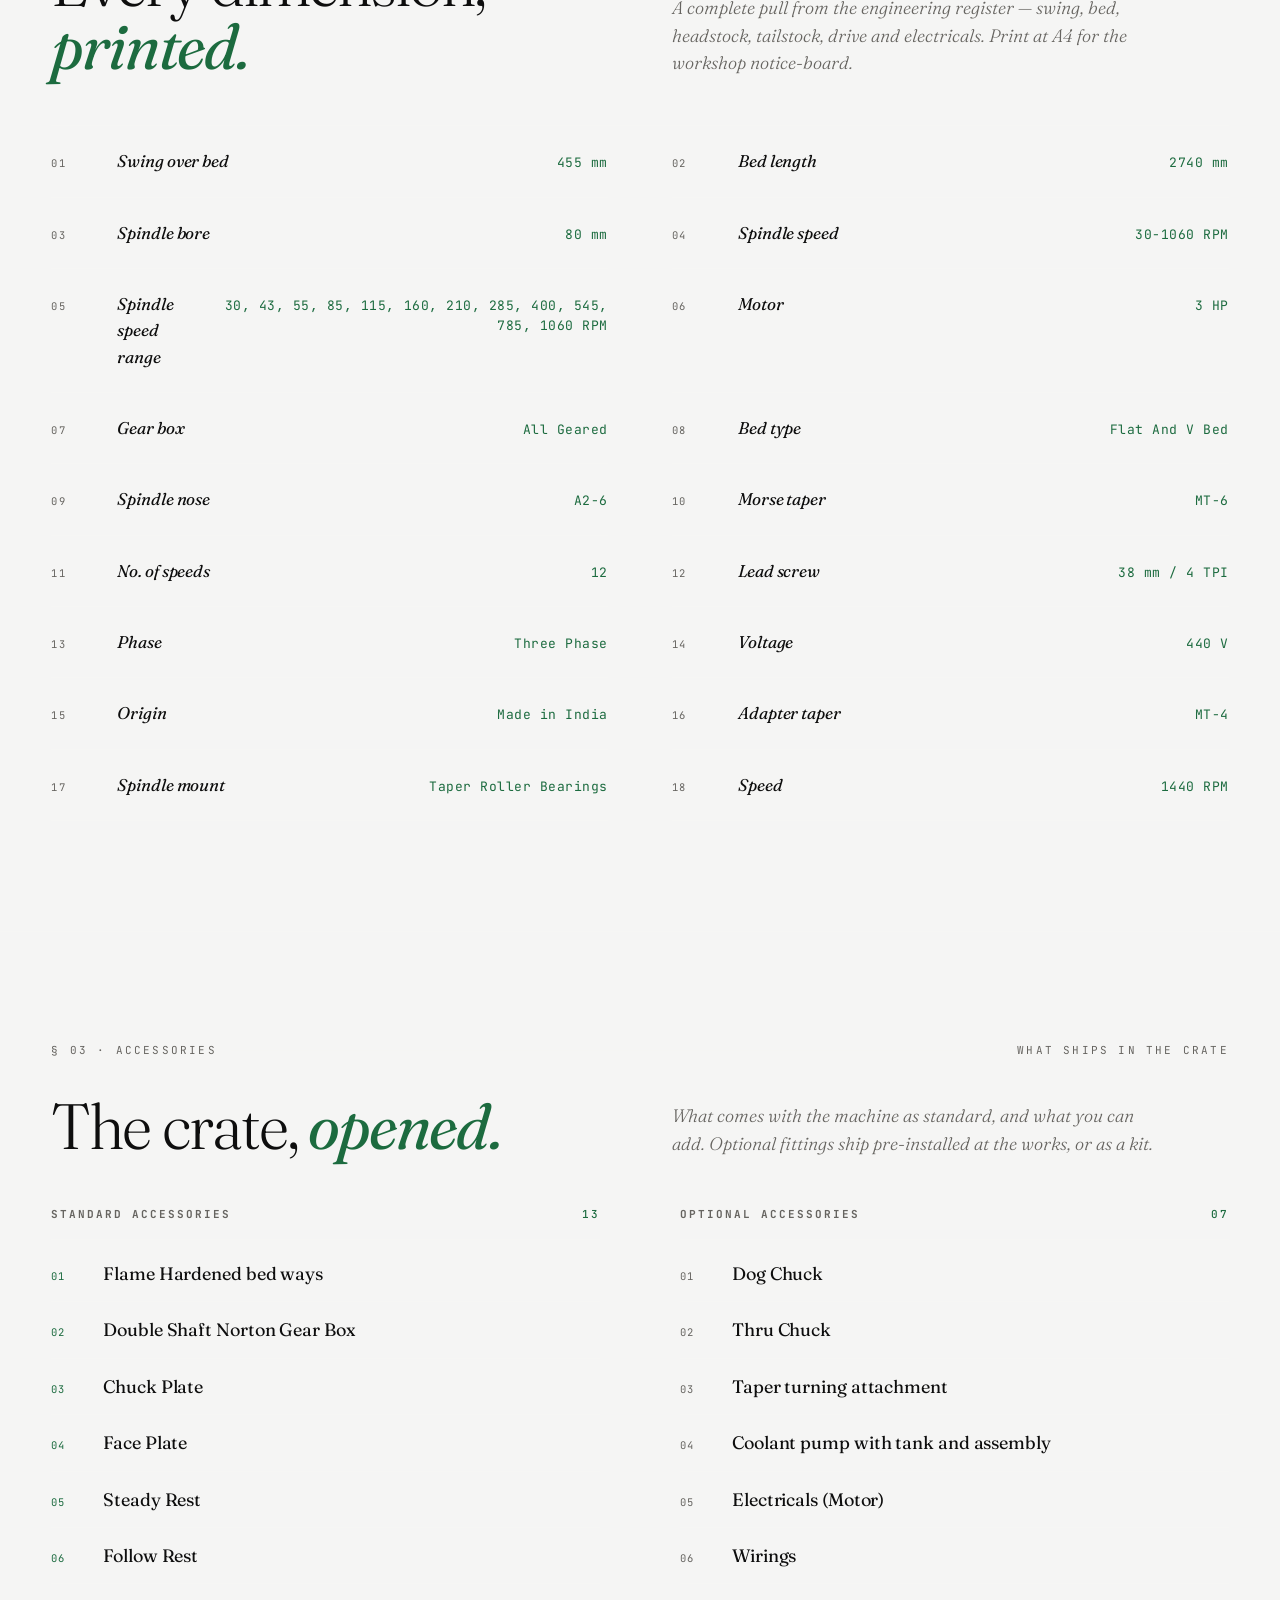
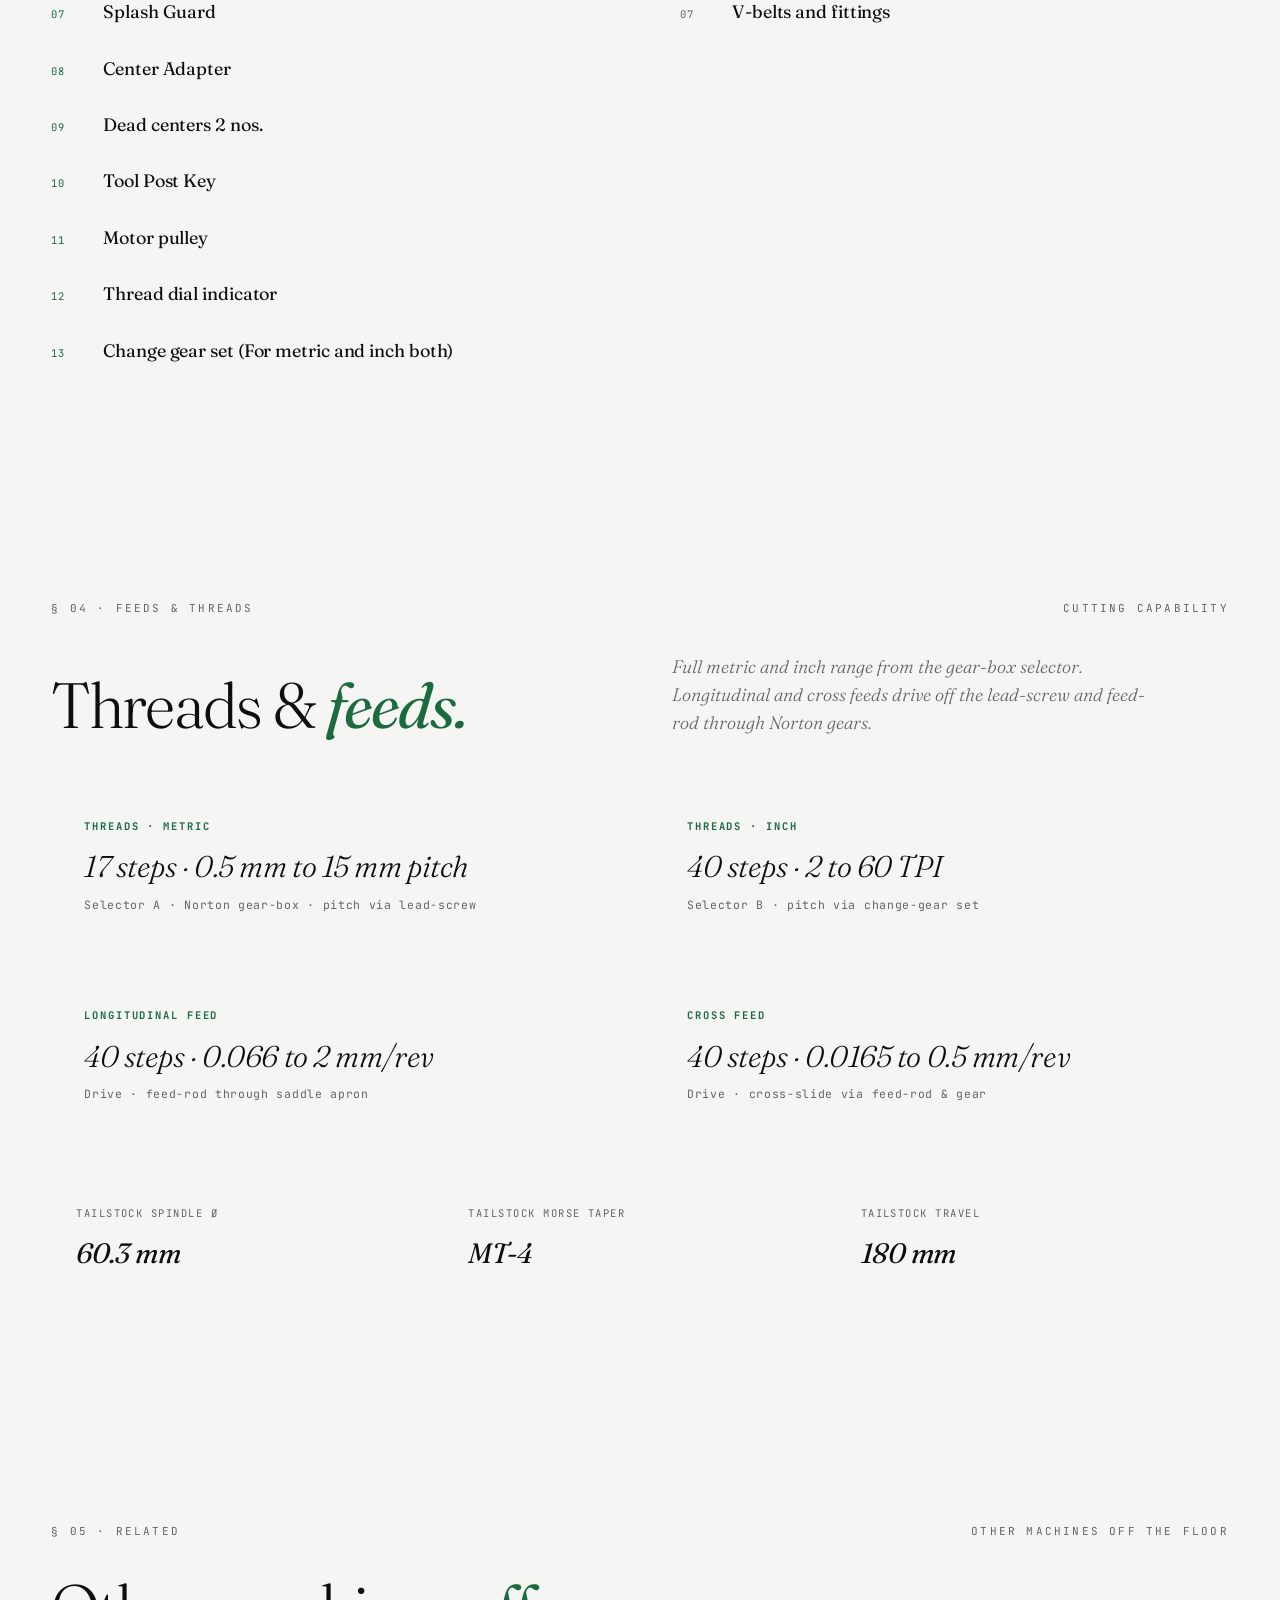
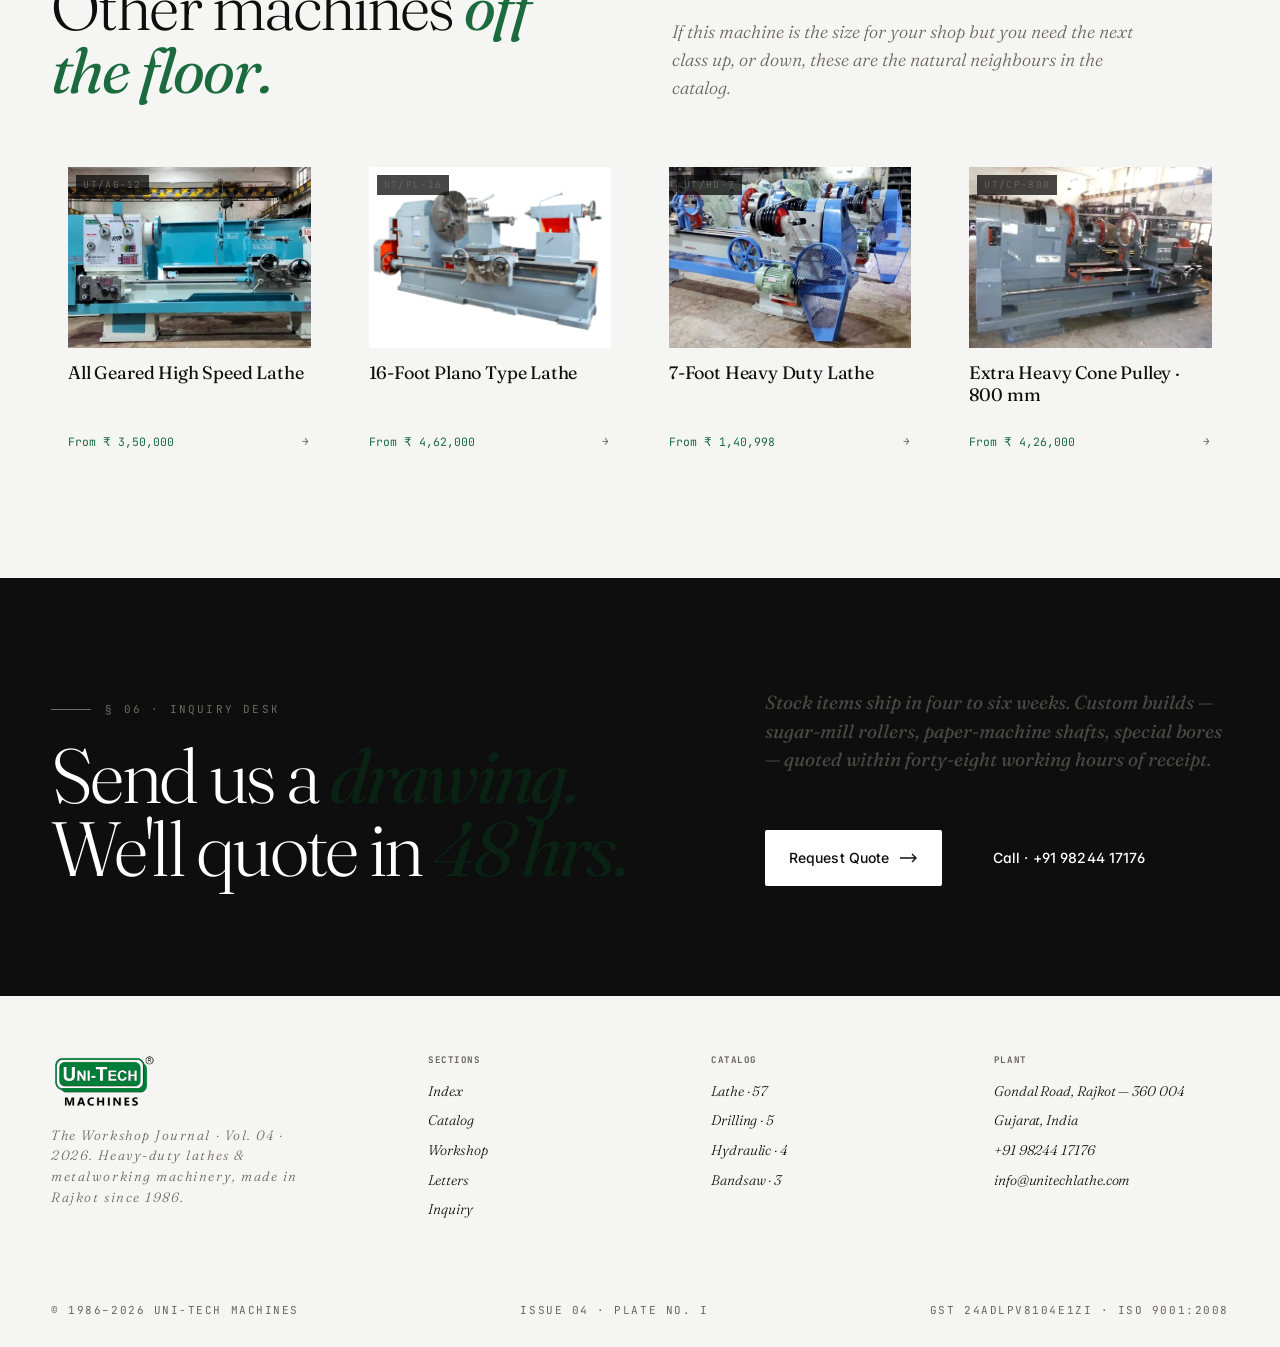
<file: product-journal.html>
<!doctype html>
<html lang="en">
<head>
  <meta charset="UTF-8" />
  <meta name="viewport" content="width=device-width, initial-scale=1" />

  <!-- Primary SEO -->
  <title>Heavy Duty Gear Head Lathe (455 × 2740 mm) | Uni-Tech Machines</title>
  <meta name="description" content="Heavy Duty Gear Head Lathe — 455 mm swing over bed, 2740 mm bed length, 80 mm spindle bore, 3 HP motor, 12 speeds (30-1060 RPM). Full datasheet, accessories, feeds and threads. From ₹3,75,500." />
  <meta name="keywords" content="heavy duty gear head lathe, lathe 455mm swing, lathe 2740mm bed, all geared lathe, 80mm spindle bore, lathe price India, Uni-Tech UT/HG-9" />
  <meta name="author" content="Uni-Tech Machines" />
  <meta name="robots" content="index, follow, max-image-preview:large" />
  <link rel="canonical" href="https://unitechlathe.com/product.html" />
  <meta name="theme-color" content="#0E8A47" />
  <link rel="icon" href="img/logos/fevicon.png" />
  <link rel="apple-touch-icon" href="img/logos/unitech-logo-rounded.png" />
  <link rel="manifest" href="manifest.webmanifest" />
  <meta name="format-detection" content="telephone=yes" />
  <meta name="mobile-web-app-capable" content="yes" />

  <!-- Open Graph -->
  <meta property="og:type" content="website" />
  <meta property="og:site_name" content="Uni-Tech Machines" />
  <meta property="og:title" content="Heavy Duty Gear Head Lathe (455 × 2740 mm) | Uni-Tech Machines" />
  <meta property="og:description" content="Heavy Duty Gear Head Lathe — 455 mm swing over bed, 2740 mm bed length, 80 mm spindle bore, 3 HP motor, 12 speeds (30-1060 RPM). Full datasheet, accessories, feeds and threads. From ₹3,75,500." />
  <meta property="og:url" content="https://unitechlathe.com/product.html" />
  <meta property="og:image" content="https://unitechlathe.com/img/products/heavy-duty-gear-head-lathe-machine.jpg" />
  <meta property="og:locale" content="en_IN" />

  <!-- Twitter -->
  <meta name="twitter:card" content="summary_large_image" />
  <meta name="twitter:title" content="Heavy Duty Gear Head Lathe (455 × 2740 mm) | Uni-Tech Machines" />
  <meta name="twitter:description" content="Heavy Duty Gear Head Lathe — 455 mm swing over bed, 2740 mm bed length, 80 mm spindle bore, 3 HP motor, 12 speeds (30-1060 RPM). Full datasheet, accessories, feeds and threads. From ₹3,75,500." />
  <meta name="twitter:image" content="https://unitechlathe.com/img/products/heavy-duty-gear-head-lathe-machine.jpg" />
  <link rel="preconnect" href="https://fonts.googleapis.com" />
  <link rel="preconnect" href="https://fonts.gstatic.com" crossorigin />
  <link href="https://fonts.googleapis.com/css2?family=Fraunces:ital,opsz,wght@0,9..144,300..700;1,9..144,300..700&family=Inter:wght@300;400;500;600;700&family=JetBrains+Mono:wght@400;500&display=swap" rel="stylesheet" />
  <link rel="stylesheet" href="css/base.css" />
  <!-- Published theme (overwritten by Theme Studio → Publish to site). Loads BEFORE customizer JS so visitors get the published theme with no flash. -->
  <link rel="stylesheet" href="css/theme-published.css" id="utm-theme-published" />
  <!-- Theme Studio — live color/font customizer. Activates with ?customize or Ctrl+Shift+T -->
  <script src="js/theme-customizer.js" defer></script>
  <style>
    body{ background: var(--ink-2); }

    /* ===== Masthead (shared with Atelier home) ===== */
    .masthead{ padding: 28px 0 18px; border-bottom: 1px solid rgba(245,244,239,.08); }
    .masthead-inner{ display:grid; grid-template-columns: 1fr auto 1fr; gap: 24px; align-items: center; }
    .masthead .left, .masthead .right{ font-family: var(--f-mono); font-size: 11px; letter-spacing:.14em; text-transform:uppercase; color: var(--bone-mute); }
    .masthead .right{ text-align: right; }
    .masthead .center{ font-family: var(--f-display); font-style: italic; font-weight: 300; font-size: 32px; letter-spacing: -0.01em; text-align: center; }
    .masthead .center small{ display:block; font-family: var(--f-mono); font-size: 10.5px; letter-spacing:.18em; text-transform: uppercase; color: var(--bone-mute); margin-top: 6px; font-style: normal; }

    .nav2{
      display:flex; justify-content:space-between; align-items: center;
      padding: 14px 0; border-bottom: 1px solid rgba(245,244,239,.08);
      position: sticky; top:0; z-index: 50;
      background: rgba(18,18,18,.85); backdrop-filter: blur(12px);
    }
    .nav2 .wrap{ display:flex; justify-content:space-between; align-items:center; }
    .nav2-links{ display:flex; gap: 36px; }
    .nav2-links a{
      font-family: var(--f-sans); font-size: 13px; color: var(--bone);
      letter-spacing: 0.02em; padding-bottom: 4px;
      border-bottom: 1px solid transparent;
    }
    .nav2-links a:hover, .nav2-links a.active{ border-color: var(--rust); color: var(--rust); }
    .nav2 .meta{ font-family: var(--f-mono); font-size: 11px; letter-spacing:.12em; color: var(--bone-mute); text-transform: uppercase; }
    .nav2 .meta b{ color: var(--bone); font-weight: 500; }

    /* ===== Plate hero ===== */
    .smark{
      font-family: var(--f-mono); font-size: 11px; letter-spacing: .2em; text-transform: uppercase;
      color: var(--bone-mute);
      display:flex; align-items:center; gap: 14px;
      margin-bottom: 36px;
    }
    .smark .line{ flex: 1; height:1px; background: rgba(245,244,239,.12); }
    .smark a{ color: var(--bone-mute); }
    .smark a:hover{ color: var(--rust); }

    .pdp-hero{ padding: 56px 0 96px; border-bottom: 1px solid rgba(245,244,239,.08); }
    .pdp-grid{
      display: grid; grid-template-columns: 1.3fr 1fr; gap: 64px; align-items: end;
    }

    .plate-frame{
      position: relative;
      background: var(--ink-3);
      aspect-ratio: 5/6;
      overflow: hidden;
      border: 1px solid rgba(245,244,239,.08);
    }
    .plate-frame img{ position:absolute; inset:0; width:100%; height:100%; object-fit: cover; filter: contrast(1.04) brightness(.85) saturate(.88); }
    .plate-frame::before{
      content:""; position:absolute; inset:0;
      background: linear-gradient(180deg, transparent 50%, rgba(10,10,10,.7) 100%);
      z-index: 1;
    }
    .plate-frame .inner-frame{
      position:absolute; inset: 16px; border: 1px solid rgba(245,244,239,.18); pointer-events: none; z-index: 1;
    }
    .plate-frame .corner{
      position:absolute; top: 24px; right: 28px; z-index: 2;
      font-family: var(--f-mono); font-size: 10.5px; letter-spacing: .16em; text-transform: uppercase;
      color: var(--bone-mute);
    }
    .plate-frame .annot{
      position:absolute; z-index: 2;
      font-family: var(--f-mono); font-size: 10.5px; color: var(--bone); letter-spacing: .08em; text-transform: uppercase;
      display:flex; align-items:center; gap: 8px;
    }
    .plate-frame .annot::before{ content:""; width:6px; height:6px; border-radius:50%; background: var(--rust); display:inline-block; }
    .plate-frame .a1{ top: 24px; left: 28px; }
    .plate-frame .a2{ top: 40%; right: 28px; }
    .plate-frame .a3{ top: 72%; left: 28px; }
    .plate-frame .caption{
      position:absolute; left:24px; right:24px; bottom: 22px; z-index: 2;
      display:flex; justify-content:space-between; align-items: end; gap: 18px;
      font-family: var(--f-mono); font-size: 10.5px; color: var(--bone); letter-spacing: .14em; text-transform: uppercase;
    }
    .plate-frame .caption b{ font-family: var(--f-display); font-size: 12px; font-weight: 400; font-style: italic; text-transform: none; letter-spacing: 0; color: var(--rust); }

    .pdp-info .id-row{ display:flex; justify-content:space-between; align-items: baseline; padding-bottom: 14px; border-bottom: 1px solid rgba(245,244,239,.08); margin-bottom: 26px; }
    .pdp-info .id-row .id{ font-family: var(--f-mono); font-size: 11.5px; color: var(--bone-mute); letter-spacing: .18em; text-transform: uppercase; }
    .pdp-info .id-row .id b{ color: var(--rust); font-weight: 500; margin-right: 10px; }
    .pdp-info .id-row .status{ font-family: var(--f-mono); font-size: 10.5px; color: var(--bone); letter-spacing: .14em; text-transform: uppercase; }
    .pdp-info .id-row .status::before{ content:""; display:inline-block; width: 6px; height:6px; border-radius:50%; background: var(--rust); margin-right: 8px; }

    .pdp-info h1{
      font-family: var(--f-display); font-weight: 300;
      font-size: clamp(40px, 5.2vw, 84px); line-height: 0.92; letter-spacing: -0.035em;
    }
    .pdp-info h1 em{ font-style: italic; font-weight: 400; }
    .pdp-info h1 .ru{ color: var(--rust); font-style: italic; }

    .pdp-info .sub{
      font-family: var(--f-display); font-style: italic; font-weight: 300;
      font-size: 19px; line-height: 1.45; color: var(--bone); opacity: .85;
      max-width: 42ch; margin-top: 22px;
    }

    /* meta card with spec rows */
    .meta-card{
      margin-top: 32px;
      border: 1px solid rgba(245,244,239,.12);
      padding: 22px;
      background: rgba(245,244,239,.02);
    }
    .meta-card h5{ font-family: var(--f-mono); font-size: 10.5px; letter-spacing:.18em; text-transform: uppercase; color: var(--bone-mute); margin-bottom: 16px; }
    .meta-card .item{ display:flex; justify-content:space-between; align-items: baseline; padding: 12px 0; border-top: 1px solid rgba(245,244,239,.08); font-family: var(--f-mono); font-size: 12.5px; }
    .meta-card .item:first-of-type{ border-top: 0; padding-top: 0; }
    .meta-card .item .k{ color: var(--bone-mute); letter-spacing:.08em; }
    .meta-card .item .v{ color: var(--bone); }

    .price-row{
      margin-top: 32px;
      display:flex; align-items: baseline; gap: 18px;
      padding-top: 22px; border-top: 1px solid rgba(245,244,239,.12);
    }
    .price-row .from{ font-family: var(--f-mono); font-size: 10.5px; letter-spacing:.18em; text-transform: uppercase; color: var(--bone-mute); }
    .price-row .num{ font-family: var(--f-display); font-style: italic; font-weight: 400; font-size: 38px; line-height: 1; letter-spacing: -0.02em; }
    .price-row .note{ font-family: var(--f-mono); font-size: 10.5px; letter-spacing:.14em; text-transform: uppercase; color: var(--bone-mute); margin-left: auto; }

    .pdp-actions{ display:flex; gap: 14px; flex-wrap: wrap; margin-top: 24px; }

    /* ===== Sections ===== */
    section.s{ padding: 110px 0; border-bottom: 1px solid rgba(245,244,239,.08); }
    .s-head{ display:grid; grid-template-columns: 1fr 1fr; gap: 64px; align-items: end; margin-bottom: 48px; }
    .s-head h2{ font-family: var(--f-display); font-weight: 300; font-size: clamp(40px, 5vw, 72px); line-height: 0.98; letter-spacing: -0.03em; max-width: 16ch; }
    .s-head h2 em{ font-style: italic; color: var(--rust); font-weight: 400; }
    .s-head .col-text{ font-family: var(--f-display); font-style: italic; font-weight: 300; font-size: 18px; line-height: 1.55; color: var(--bone-mute); max-width: 44ch; }

    /* Specs as TOC-style two columns */
    .spec-list{
      display:grid; grid-template-columns: repeat(2, 1fr); gap: 0 64px;
      border-top: 1px solid rgba(245,244,239,.08);
    }
    .spec-row{
      display:grid; grid-template-columns: 50px 1fr auto; gap: 16px;
      padding: 22px 0;
      border-bottom: 1px solid rgba(245,244,239,.08);
      align-items: baseline;
    }
    .spec-num{ font-family: var(--f-mono); font-size: 10.5px; color: var(--bone-mute); letter-spacing: .14em; }
    .spec-k{ font-family: var(--f-display); font-style: italic; font-size: 17px; color: var(--bone); letter-spacing: -0.005em; }
    .spec-v{ font-family: var(--f-mono); font-size: 13px; color: var(--rust); letter-spacing: .04em; text-align: right; }

    /* Accessories — book-list */
    .acc-grid{ display:grid; grid-template-columns: 1fr 1fr; gap: 80px; }
    .acc-block h4{
      font-family: var(--f-mono); font-size: 11px; letter-spacing: .18em; text-transform: uppercase;
      color: var(--bone-mute); padding-bottom: 16px; border-bottom: 1px solid rgba(245,244,239,.08); margin-bottom: 6px;
      display:flex; justify-content: space-between; align-items: baseline;
    }
    .acc-block h4 b{ color: var(--rust); font-weight: 500; }
    .acc-block ul{ display:flex; flex-direction: column; }
    .acc-block ul li{
      display:grid; grid-template-columns: 38px 1fr; gap: 14px;
      padding: 16px 0; border-bottom: 1px solid rgba(245,244,239,.08);
      align-items: baseline;
      font-family: var(--f-display); font-size: 18px; letter-spacing: -0.005em; line-height: 1.3;
    }
    .acc-block ul li::before{ content: attr(data-i); font-family: var(--f-mono); font-size: 10.5px; color: var(--rust); letter-spacing: .12em; }
    .acc-block ul li.opt::before{ color: var(--bone-mute); }

    /* Feeds: highlighted callouts */
    .feeds-grid{ display:grid; grid-template-columns: repeat(2, 1fr); gap: 28px; }
    .feed-card{
      border: 1px solid rgba(245,244,239,.12);
      padding: 32px; background: rgba(245,244,239,.02);
    }
    .feed-card h5{ font-family: var(--f-mono); font-size: 10.5px; letter-spacing: .18em; text-transform: uppercase; color: var(--rust); margin-bottom: 14px; }
    .feed-card .v{ font-family: var(--f-display); font-style: italic; font-weight: 300; font-size: 30px; line-height: 1.25; letter-spacing: -0.015em; }
    .feed-card .sub{ font-family: var(--f-mono); font-size: 11.5px; color: var(--bone-mute); margin-top: 10px; letter-spacing: .06em; }

    .tail-grid{ display:grid; grid-template-columns: repeat(3, 1fr); gap: 1px; background: rgba(245,244,239,.08); border: 1px solid rgba(245,244,239,.08); margin-top: 36px; }
    .tail-cell{ background: var(--ink-2); padding: 26px 24px; }
    .tail-cell .k{ font-family: var(--f-mono); font-size: 10.5px; letter-spacing: .14em; text-transform: uppercase; color: var(--bone-mute); }
    .tail-cell .v{ font-family: var(--f-display); font-style: italic; font-size: 28px; letter-spacing: -0.015em; margin-top: 8px; }

    /* Related — small editorial cards */
    .related-grid{ display:grid; grid-template-columns: repeat(4, 1fr); gap: 24px; }
    .rel-card{ background: var(--ink-2); border: 1px solid rgba(245,244,239,.06); padding: 16px; transition: border-color .25s var(--ease); display:flex; flex-direction: column; gap: 14px; }
    .rel-card:hover{ border-color: rgba(255,106,26,.5); }
    .rel-photo{ aspect-ratio: 4/3; overflow: hidden; background: var(--ink-3); position: relative; }
    .rel-photo img{ width:100%; height:100%; object-fit: cover; filter: contrast(1.04); }
    .rel-photo .lbl{ position:absolute; top:8px; left:8px; background: rgba(10,10,10,.75); padding: 3px 7px; font-family: var(--f-mono); font-size: 9.5px; color: var(--bone-mute); letter-spacing: .14em; text-transform: uppercase; }
    .rel-card h4{ font-family: var(--f-display); font-size: 18px; line-height: 1.2; letter-spacing: -0.01em; font-weight: 400; }
    .rel-card .row{ display:flex; justify-content: space-between; align-items: center; margin-top: auto; padding-top: 12px; border-top: 1px solid rgba(245,244,239,.08); }
    .rel-card .price{ font-family: var(--f-mono); font-size: 11.5px; color: var(--rust); }
    .rel-card .arrow{ font-family: var(--f-mono); font-size: 11px; color: var(--bone-mute); letter-spacing: .14em; }
    .rel-card:hover .arrow{ color: var(--rust); }

    /* Closing CTA — bone */
    .pdp-cta{ background: var(--bone); color: var(--ink); padding: 110px 0; }
    .pdp-cta .wrap{ display:grid; grid-template-columns: 1.4fr 1fr; gap: 64px; align-items: end; }
    .pdp-cta h2{ font-family: var(--f-display); font-weight: 300; font-size: clamp(48px, 6vw, 96px); line-height: 0.95; letter-spacing: -0.035em; }
    .pdp-cta h2 em{ font-style: italic; color: var(--rust-deep); font-weight: 400; }
    .pdp-cta .signature{ font-family: var(--f-display); font-style: italic; font-size: 19px; line-height: 1.5; color: #4a4a45; max-width: 44ch; }
    .pdp-cta .btn{ padding: 16px 24px; background: var(--ink); color: var(--bone); margin-top: 28px; }
    .pdp-cta .btn:hover{ background: var(--rust); color: var(--ink); }
    .pdp-cta .btn-alt{ background: transparent; color: var(--ink); border: 1px solid rgba(10,10,10,.2); margin-left: 12px; }
    .pdp-cta .btn-alt:hover{ background: var(--ink); color: var(--bone); }

    /* Footer */
    .colophon{
      background: var(--ink-2); color: var(--bone-mute);
      border-top: 1px solid rgba(245,244,239,.1);
      padding: 56px 0 28px;
      font-family: var(--f-mono); font-size: 11px; letter-spacing: .14em; text-transform: uppercase;
    }
    .colophon .grid{ display:grid; grid-template-columns: 1.4fr 1fr 1fr 1fr; gap: 48px; }
    .colophon h5{ color: var(--bone-mute); margin-bottom: 14px; }
    .colophon ul{ display:flex; flex-direction: column; gap: 8px; }
    .colophon ul li{ font-family: var(--f-display); font-size: 14px; text-transform: none; letter-spacing: -0.005em; color: var(--bone); font-style: italic; font-weight: 300; }
    .colophon ul li a:hover{ color: var(--rust); }
    .colophon .title{ font-family: var(--f-display); font-style: italic; font-size: 28px; letter-spacing: -0.01em; color: var(--bone); text-transform: none; }
    .colophon .title-sub{ font-family: var(--f-display); font-size: 13.5px; color: var(--bone-mute); margin-top: 8px; max-width: 32ch; line-height: 1.55; font-style: italic; font-weight: 300; text-transform: none; }
    .colophon .row-bottom{ display:flex; justify-content:space-between; align-items: center; padding-top: 24px; border-top: 1px solid rgba(245,244,239,.08); margin-top: 56px; }

    @media (max-width: 1100px){
      .masthead-inner{ grid-template-columns: 1fr; text-align: center; }
      .masthead .left,.masthead .right{ text-align: center; }
      .pdp-grid{ grid-template-columns: 1fr; gap: 40px; }
      .spec-list{ grid-template-columns: 1fr; gap: 0; }
      .acc-grid{ grid-template-columns: 1fr; gap: 36px; }
      .feeds-grid{ grid-template-columns: 1fr; }
      .related-grid{ grid-template-columns: 1fr 1fr; }
      .pdp-cta .wrap{ grid-template-columns: 1fr; gap: 24px; }
      .colophon .grid{ grid-template-columns: 1fr 1fr; gap: 32px; }
      .s-head{ grid-template-columns: 1fr; gap: 24px; }
      .tail-grid{ grid-template-columns: 1fr; }
    }
  </style>
<script src="js/site.js" defer></script>
</head>
<body>

  <!-- masthead -->
  <header class="masthead">
    <div class="wrap masthead-inner">
      <div class="left">Vol. 04 · Plate No. <b id="plate-no" style="color: var(--bone);">XII</b></div>
      <div class="center"><img src="img/logos/unitech-logo-only.png" width="320" height="170" alt="Uni-Tech" class="brand-logo" data-utm-logo loading="eager" decoding="async" fetchpriority="high" /><small>The Workshop Journal · est. 1986</small></div>
      <div class="right">ISO 9001 · GST 24ADLPV8104E1ZI</div>
    </div>
  </header>

  <!-- sticky nav -->
  <nav class="nav2">
    <div class="wrap">
      <div class="nav2-links">
        <a href="index.html">Index</a>
        <a href="catalog.html" class="active">Catalog</a>
        <a href="about.html">Workshop</a>
        <a href="testimonials.html">Letters</a>
        <a href="contact.html">Inquiry</a>
      </div>
      <div class="meta">Sales · <b>+91 98244 17176</b></div>
    </div>
  </nav>


  <main>
  <!-- PDP hero -->
  <section class="pdp-hero" data-screen-label="Product">
    <div class="wrap">
      <div class="smark">
        <a href="index.html">Index</a><span style="opacity:.4;">/</span>
        <a href="catalog.html">Catalog</a><span style="opacity:.4;">/</span>
        <a href="#" id="crumb-cat">Lathe Machines</a><span style="opacity:.4;">/</span>
        <span style="color: var(--bone);" id="crumb-name">Heavy Duty Gear Head Lathe</span>
        <span class="line"></span>
        <span>§ Plate · cover machine</span>
      </div>

      <div class="pdp-grid">
        <!-- Plate (photo) -->
        <div class="plate-frame">
          <img id="p-img" src="img/products/heavy-duty-gear-head-lathe-machine.jpg" width="500" height="231" alt="Product plate" loading="eager" decoding="async" fetchpriority="high" />
          <div class="inner-frame"></div>
          <span class="corner">FIG. I</span>
          <div class="annot a1">A · Headstock</div>
          <div class="annot a2">B · Tail stock</div>
          <div class="annot a3">C · Bed casting</div>
          <div class="caption">
            <span id="p-id">UT/HG-9 · COVER</span>
            <b id="p-issue">Issue 04, May 2026</b>
          </div>
        </div>

        <!-- Info -->
        <div class="pdp-info">
          <div class="id-row">
            <span class="id"><b>SKU</b><span id="p-sku">UT/HG-9</span></span>
            <span class="status">In production · 4–6 wk lead</span>
          </div>
          <h1 id="p-name">Heavy Duty <em>Gear Head</em> <span class="ru">Lathe</span></h1>
          <p class="sub" id="p-sub">An industrial-grade all-geared lathe with 80 mm spindle bore and 2740 mm bed — built for sugar mills, paper mills and rolling-steel workshops. Twelve spindle speeds. Flame-hardened ways.</p>

          <div class="meta-card">
            <h5>Cover specifications</h5>
            <div id="p-quick">
              <div class="item"><span class="k">Swing over bed</span><span class="v">455 mm</span></div>
              <div class="item"><span class="k">Bed length</span><span class="v">2740 mm</span></div>
              <div class="item"><span class="k">Spindle bore</span><span class="v">80 mm</span></div>
              <div class="item"><span class="k">Motor</span><span class="v">3 HP · 12 speeds</span></div>
              <div class="item"><span class="k">Spindle nose</span><span class="v">A2-6</span></div>
            </div>
          </div>

          <div class="price-row">
            <span class="from">From</span>
            <span class="num" id="p-price">₹ 3,75,500</span>
            <span class="note">Ex-works Rajkot · GST extra</span>
          </div>

          <div class="pdp-actions">
            <a class="btn btn-primary" href="contact.html?p=heavy-duty-gear-head-lathe">Request Quote
              <svg class="arrow" viewBox="0 0 18 10" fill="none"><path d="M0 5h16M12 1l4 4-4 4" stroke="currentColor" stroke-width="1.4"/></svg>
            </a>
            <a class="btn btn-ghost" href="#" id="p-pdf">PDF Datasheet ↗</a>
            <a class="btn btn-ghost" href="tel:+919824417176">Call · +91 98244 17176</a>
          </div>
        </div>
      </div>
    </div>
  </section>

  <!-- Specifications -->
  <section class="s" id="spec">
    <div class="wrap">
      <div class="smark"><span>§ 02 · Specifications</span><span class="line"></span><span>Full technical datasheet</span></div>
      <div class="s-head">
        <h2>Every dimension, <em>printed.</em></h2>
        <p class="col-text">A complete pull from the engineering register — swing, bed, headstock, tailstock, drive and electricals. Print at A4 for the workshop notice-board.</p>
      </div>
      <div class="spec-list" id="p-specs-full">
        <!-- populated by JS -->
      </div>
    </div>
  </section>

  <!-- Accessories -->
  <section class="s" id="accessories">
    <div class="wrap">
      <div class="smark"><span>§ 03 · Accessories</span><span class="line"></span><span>What ships in the crate</span></div>
      <div class="s-head">
        <h2>The crate, <em>opened.</em></h2>
        <p class="col-text">What comes with the machine as standard, and what you can add. Optional fittings ship pre-installed at the works, or as a kit.</p>
      </div>
      <div class="acc-grid">
        <div class="acc-block">
          <h4><span>Standard accessories</span><b id="std-count">13</b></h4>
          <ul id="p-acc-std">
            <li data-i="01">Flame-hardened bed ways</li>
            <li data-i="02">Double-shaft Norton gear box</li>
            <li data-i="03">Chuck plate</li>
            <li data-i="04">Face plate</li>
            <li data-i="05">Steady rest</li>
            <li data-i="06">Follow rest</li>
            <li data-i="07">Splash guard</li>
            <li data-i="08">Centre adapter</li>
            <li data-i="09">Dead centres · 2 nos.</li>
            <li data-i="10">Tool-post key</li>
            <li data-i="11">Motor pulley</li>
            <li data-i="12">Thread dial indicator</li>
            <li data-i="13">Change-gear set · metric &amp; inch</li>
          </ul>
        </div>
        <div class="acc-block">
          <h4><span>Optional accessories</span><b id="opt-count">7</b></h4>
          <ul id="p-acc-opt">
            <li class="opt" data-i="01">Dog chuck</li>
            <li class="opt" data-i="02">Thru chuck</li>
            <li class="opt" data-i="03">Taper-turning attachment</li>
            <li class="opt" data-i="04">Coolant pump · tank assembly</li>
            <li class="opt" data-i="05">Electricals (motor)</li>
            <li class="opt" data-i="06">Wirings</li>
            <li class="opt" data-i="07">V-belts &amp; fittings</li>
          </ul>
        </div>
      </div>
    </div>
  </section>

  <!-- Feeds & threads -->
  <section class="s" id="feeds">
    <div class="wrap">
      <div class="smark"><span>§ 04 · Feeds &amp; threads</span><span class="line"></span><span>Cutting capability</span></div>
      <div class="s-head">
        <h2>Threads &amp; <em>feeds.</em></h2>
        <p class="col-text">Full metric and inch range from the gear-box selector. Longitudinal and cross feeds drive off the lead-screw and feed-rod through Norton gears.</p>
      </div>

      <div class="feeds-grid">
        <div class="feed-card">
          <h5>Threads · Metric</h5>
          <div class="v">17 steps · <em>0.5 mm</em> to 15 mm pitch</div>
          <div class="sub">Selector A · Norton gear-box · pitch via lead-screw</div>
        </div>
        <div class="feed-card">
          <h5>Threads · Inch</h5>
          <div class="v">40 steps · <em>2</em> to 60 TPI</div>
          <div class="sub">Selector B · pitch via change-gear set</div>
        </div>
        <div class="feed-card">
          <h5>Longitudinal feed</h5>
          <div class="v">40 steps · <em>0.066</em> to 2 mm/rev</div>
          <div class="sub">Drive · feed-rod through saddle apron</div>
        </div>
        <div class="feed-card">
          <h5>Cross feed</h5>
          <div class="v">40 steps · <em>0.0165</em> to 0.5 mm/rev</div>
          <div class="sub">Drive · cross-slide via feed-rod &amp; gear</div>
        </div>
      </div>

      <div class="tail-grid">
        <div class="tail-cell"><span class="k">Tailstock spindle Ø</span><div class="v">60.3 mm</div></div>
        <div class="tail-cell"><span class="k">Tailstock Morse taper</span><div class="v">MT-4</div></div>
        <div class="tail-cell"><span class="k">Tailstock travel</span><div class="v">180 mm</div></div>
      </div>
    </div>
  </section>

  <!-- Related -->
  <section class="s" id="related">
    <div class="wrap">
      <div class="smark"><span>§ 05 · Related</span><span class="line"></span><span>Other machines off the floor</span></div>
      <div class="s-head">
        <h2>Other machines <em>off the floor.</em></h2>
        <p class="col-text">If this machine is the size for your shop but you need the next class up, or down, these are the natural neighbours in the catalog.</p>
      </div>

      <div class="related-grid">
        <a class="rel-card" href="product.html?id=all-geared-high-speed-lathe-machine">
          <div class="rel-photo"><img src="img/products/all-geared-high-speed-lathe-machine.jpg" width="1000" height="490" alt="" loading="lazy" decoding="async" /><span class="lbl">UT/AG-12</span></div>
          <h4>All Geared High Speed Lathe</h4>
          <div class="row"><span class="price">From ₹ 3,50,000</span><span class="arrow">→</span></div>
        </a>
        <a class="rel-card" href="product.html?id=16-feet-heavy-duty-plano-lathe">
          <div class="rel-photo"><img src="img/products/heavy-duty-plano-type-lathe-machine.jpg" width="1000" height="1000" alt="" loading="lazy" decoding="async" /><span class="lbl">UT/PL-16</span></div>
          <h4>16-Foot Plano Type Lathe</h4>
          <div class="row"><span class="price">From ₹ 4,62,000</span><span class="arrow">→</span></div>
        </a>
        <a class="rel-card" href="product.html?id=7-feet-heavy-duty-lathe">
          <div class="rel-photo"><img src="img/products/7-feet-heavy-duty-lathe-machines.jpg" width="1000" height="462" alt="" loading="lazy" decoding="async" /><span class="lbl">UT/HD-7</span></div>
          <h4>7-Foot Heavy Duty Lathe</h4>
          <div class="row"><span class="price">From ₹ 1,40,998</span><span class="arrow">→</span></div>
        </a>
        <a class="rel-card" href="product.html?id=extra-heavy-duty-cone-pulley-lathe-he-800mm">
          <div class="rel-photo"><img src="img/products/extra-heavy-duty-cone-pulley-lathe-machine.jpg" width="500" height="375" alt="" loading="lazy" decoding="async" /><span class="lbl">UT/CP-800</span></div>
          <h4>Extra Heavy Cone Pulley · 800 mm</h4>
          <div class="row"><span class="price">From ₹ 4,26,000</span><span class="arrow">→</span></div>
        </a>
      </div>
    </div>
  </section>

  <!-- Closing CTA -->
  <section class="pdp-cta">
    <div class="wrap">
      <div>
        <div class="smark" style="color: #6b6b62; margin-bottom: 22px;"><span style="height:1px; background: #6b6b62; width: 40px;"></span><span>§ 06 · Inquiry desk</span></div>
        <h2>Send us a <em>drawing.</em><br />We'll quote in <em>48 hrs.</em></h2>
      </div>
      <div>
        <p class="signature">Stock items ship in four to six weeks. Custom builds — sugar-mill rollers, paper-machine shafts, special bores — quoted within forty-eight working hours of receipt.</p>
        <div style="display:flex; gap: 14px; flex-wrap: wrap; margin-top: 28px;">
          <a class="btn" href="contact.html?p=heavy-duty-gear-head-lathe">Request Quote
            <svg class="arrow" viewBox="0 0 18 10" fill="none"><path d="M0 5h16M12 1l4 4-4 4" stroke="currentColor" stroke-width="1.4"/></svg>
          </a>
          <a class="btn btn-alt" href="tel:+919824417176">Call · +91 98244 17176</a>
        </div>
      </div>
    </div>
  </section>

  </main>

  <!-- Colophon footer -->
  <footer class="colophon">
    <div class="wrap">
      <div class="grid">
        <div>
          <img src="img/logos/unitech-logo-only.png" width="320" height="170" alt="Uni-Tech" class="brand-logo sm" data-utm-logo loading="lazy" decoding="async" />
          <div class="title-sub">The Workshop Journal · Vol. 04 · 2026. Heavy-duty lathes &amp; metalworking machinery, made in Rajkot since 1986.</div>
        </div>
        <div>
          <h5>Sections</h5>
          <ul>
            <li><a href="index.html">Index</a></li>
            <li><a href="catalog.html">Catalog</a></li>
            <li><a href="about.html">Workshop</a></li>
            <li><a href="testimonials.html">Letters</a></li>
            <li><a href="contact.html">Inquiry</a></li>
          </ul>
        </div>
        <div>
          <h5>Catalog</h5>
          <ul>
            <li><a href="catalog.html?cat=lathe">Lathe · 57</a></li>
            <li><a href="catalog.html?cat=drilling">Drilling · 5</a></li>
            <li><a href="catalog.html?cat=hydraulic">Hydraulic · 4</a></li>
            <li><a href="catalog.html?cat=bandsaw">Bandsaw · 3</a></li>
          </ul>
        </div>
        <div>
          <h5>Plant</h5>
          <ul>
            <li>Gondal Road, Rajkot — 360 004</li>
            <li>Gujarat, India</li>
            <li><a href="tel:+919824417176">+91 98244 17176</a></li>
            <li><a href="mailto:info@unitechlathe.com">info@unitechlathe.com</a></li>
          </ul>
        </div>
      </div>
      <div class="row-bottom">
        <span>© 1986–2026 Uni-Tech Machines</span>
        <span>Issue 04 · Plate No. <span id="plate-no-2">XII</span></span>
        <span>GST 24ADLPV8104E1ZI · ISO 9001:2008</span>
      </div>
    </div>
  </footer>

  <!-- Data loader -->
  <script src="js/machines-data.js"></script>
  <script src="js/image-overrides.js"></script>
  <script>
    const params = new URLSearchParams(location.search);
    const id  = params.get('id');
    const cat = params.get('cat');

    const all = [];
    if (typeof MACHINES_DATA !== 'undefined'){
      for (const [k, v] of Object.entries(MACHINES_DATA)){
        if (k === 'categories' || !Array.isArray(v)) continue;
        v.forEach(item => all.push({ ...item, _cat: k }));
      }
    }
    const findById = t => all.find(p => p.id === t);
    const pickByCat = t => all.find(p => p._cat === t);

    const categoryName = c => ({
      lathe:'Lathe Machines', drilling:'Drilling Machines', slotting:'Slotting Machines',
      hydraulic:'Hydraulic Press', bandsaw:'Bandsaw Machines', shaping:'Shaping Machines', milling:'Milling Machines'
    })[c] || 'Catalog';

    // Spec labels & ordering
    const labels = {
      swingOverBed:'Swing over bed', bedLength:'Bed length', spindleBore:'Spindle bore',
      spindleSpeed:'Spindle speed', spindleSpeedRange:'Spindle speed range',
      gearBoxType:'Gear box', bedType:'Bed type', countryOrigin:'Origin',
      phase:'Phase', typeOfSpindleNose:'Spindle nose', spindleMorseTaper:'Morse taper',
      spindleAdapterMorseTaper:'Adapter taper', spindleSpeeds:'No. of speeds',
      motorHP:'Motor', speed:'Speed', leadScrew:'Lead screw', voltage:'Voltage',
      bedWidth:'Bed width', heightOfCentre:'Height of centre', betweenCenters:'Between centres',
      maxSwingOverBed:'Max swing', distanceBetweenCenters:'Centres distance',
      motorPower:'Motor power', applicableIndustry:'Industries',
      crossSlideTravel:'Cross-slide travel', tailStockSpindleTaperBore:'Tailstock taper',
      latheType:'Lathe type', controlType:'Control', accuracyClass:'Accuracy class',
      machineType:'Machine type', machineVoltage:'Voltage', rangeOfSpindleSpeeds:'Speed range',
      modelName:'Model', power:'Power', brand:'Brand', type:'Type',
      spindleMounting:'Spindle mount', layout:'Layout',
      rollDia:'Roll Ø', rollLength:'Roll length', drive:'Drive',
      carriageSize:'Carriage', crossSlideSize:'Cross-slide',
      topSlideTravel:'Top-slide travel', spindleDia:'Spindle Ø', morseTaper:'Morse',
      spindleTravel:'Spindle travel', size:'Size'
    };
    const order = ['swingOverBed','bedLength','spindleBore','heightOfCentre','spindleSpeed','spindleSpeedRange',
      'rangeOfSpindleSpeeds','motorHP','motorPower','gearBoxType','bedType','typeOfSpindleNose','spindleMorseTaper',
      'spindleSpeeds','bedWidth','distanceBetweenCenters','betweenCenters','leadScrew','phase','voltage',
      'machineVoltage','countryOrigin','machineType','latheType','controlType','accuracyClass','brand','modelName'];

    function specRows(specs){
      if (!specs) return '';
      const keys = order.filter(k => specs[k] !== undefined).concat(
        Object.keys(specs).filter(k => !order.includes(k))
      );
      return keys.map((k, i) => `
        <div class="spec-row">
          <span class="spec-num">${String(i+1).padStart(2,'0')}</span>
          <span class="spec-k">${labels[k] || k.replace(/([A-Z])/g, ' $1').replace(/^./, c => c.toUpperCase())}</span>
          <span class="spec-v">${specs[k]}</span>
        </div>`).join('');
    }

    function listItems(arr, isOpt){
      if (!arr || !arr.length) return '<li>—</li>';
      return arr.map((a,i) => `<li ${isOpt?'class="opt"':''} data-i="${String(i+1).padStart(2,'0')}">${a}</li>`).join('');
    }

    function toRoman(num){
      const roman = {M:1000,CM:900,D:500,CD:400,C:100,XC:90,L:50,XL:40,X:10,IX:9,V:5,IV:4,I:1};
      let r = '';
      for (const k in roman){ while(num >= roman[k]){ r += k; num -= roman[k]; } }
      return r;
    }

    let p = id ? findById(id) : (cat ? pickByCat(cat) : null);
    if (!p) p = findById('heavy-duty-gear-head-lathe') || all[0];

    if (p){
      document.title = `${p.name} — Uni-Tech Machines`;
      const $ = s => document.querySelector(s);
      const idx = all.findIndex(x => x.id === p.id);
      const plate = toRoman(idx + 1);
      $('#plate-no').textContent = plate;
      $('#plate-no-2').textContent = plate;

      $('#p-name').innerHTML = p.name.replace(/Heavy Duty|Extra Heavy Duty|All Geared|Plano Type|Cone Pulley|Geared|High Speed|Light Duty|Medium Duty|Semi Automatic/i, m => `<em>${m}</em>`);
      $('#p-img').src = p.image;
      $('#p-img').alt = p.name;
      const sku = (p.id || '').toUpperCase().replace(/-/g,' ');
      $('#p-id').textContent = sku;
      $('#p-sku').textContent = sku;
      $('#p-price').textContent = p.price || '—';
      $('#crumb-name').textContent = p.name;
      const catKey = p._cat;
      $('#crumb-cat').textContent = categoryName(catKey);
      $('#crumb-cat').href = `catalog.html?cat=${catKey}`;
      if (p.brochure) $('#p-pdf').href = p.brochure;
      if (p.companyInfo){
        $('#p-sub').textContent = p.companyInfo.split('.').slice(0,2).join('.') + '.';
      } else if (p.features){
        $('#p-sub').textContent = p.features.join(' · ');
      }

      // quick specs (cover spec)
      const s = p.specs || {};
      const qkeys = ['swingOverBed','bedLength','spindleBore','motorHP','spindleSpeedRange','rangeOfSpindleSpeeds','typeOfSpindleNose','gearBoxType','heightOfCentre','distanceBetweenCenters','machineVoltage'].filter(k => s[k]).slice(0,5);
      const qhtml = qkeys.map(k => `<div class="item"><span class="k">${labels[k]}</span><span class="v">${s[k]}</span></div>`).join('');
      if (qhtml) $('#p-quick').innerHTML = qhtml;

      // full specs
      $('#p-specs-full').innerHTML = specRows(s);

      // accessories
      if (p.standardAccessories){
        $('#p-acc-std').innerHTML = listItems(p.standardAccessories);
        $('#std-count').textContent = String(p.standardAccessories.length).padStart(2,'0');
      }
      if (p.optionalAccessories){
        $('#p-acc-opt').innerHTML = listItems(p.optionalAccessories, true);
        $('#opt-count').textContent = String(p.optionalAccessories.length).padStart(2,'0');
      }
    }
  </script>

</body>
</html>
</file>
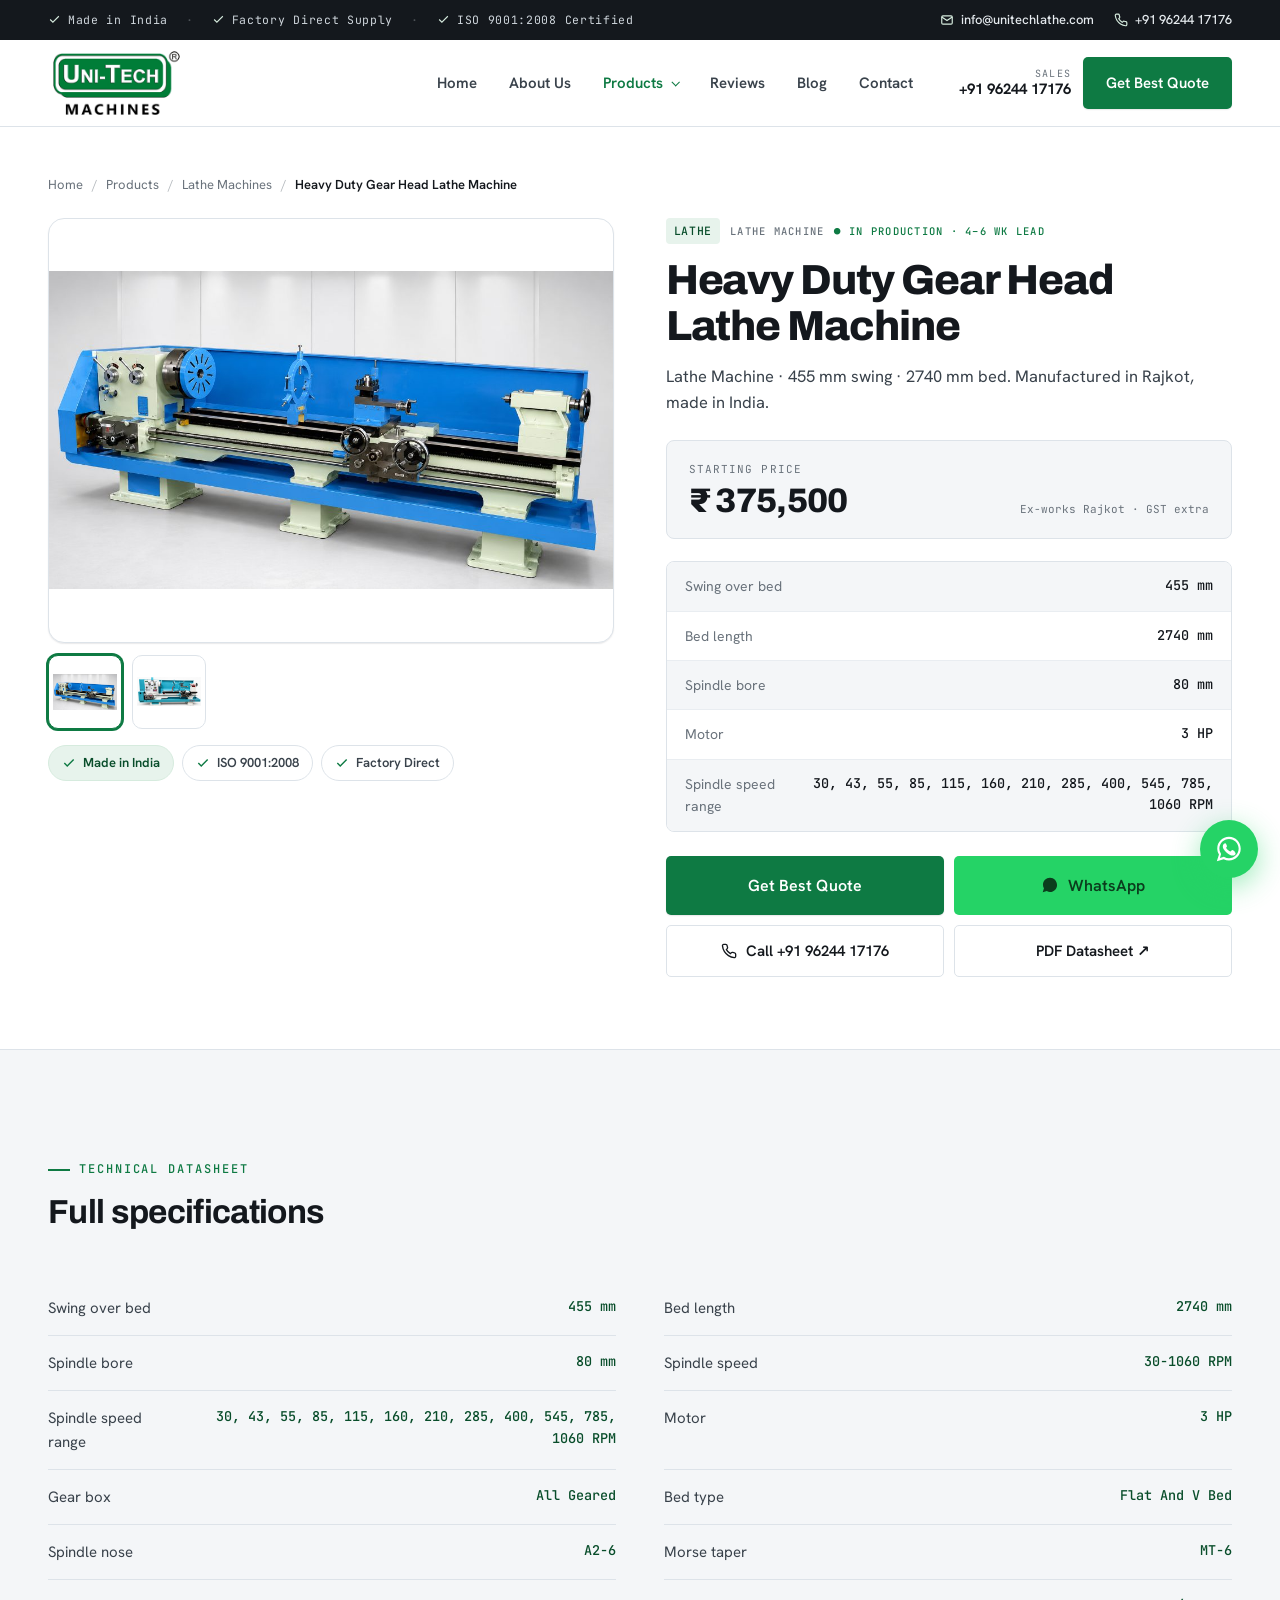
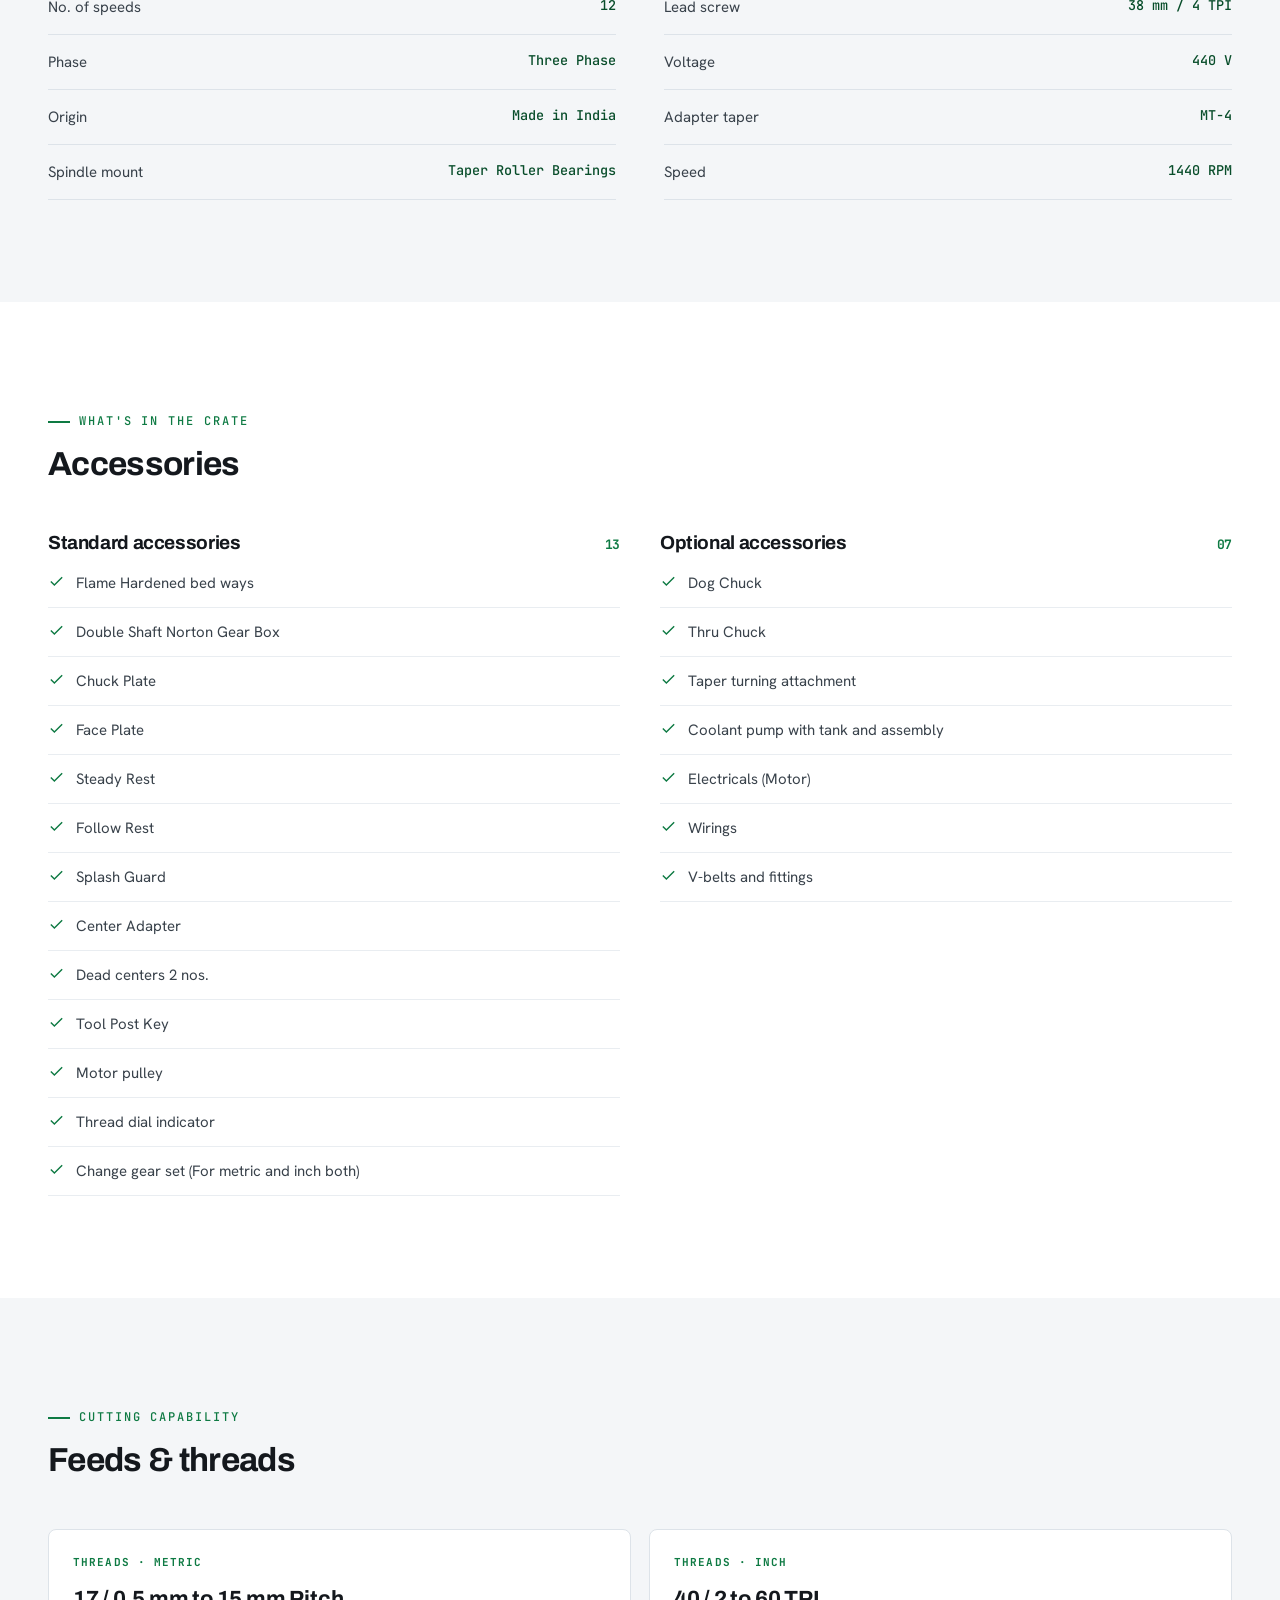
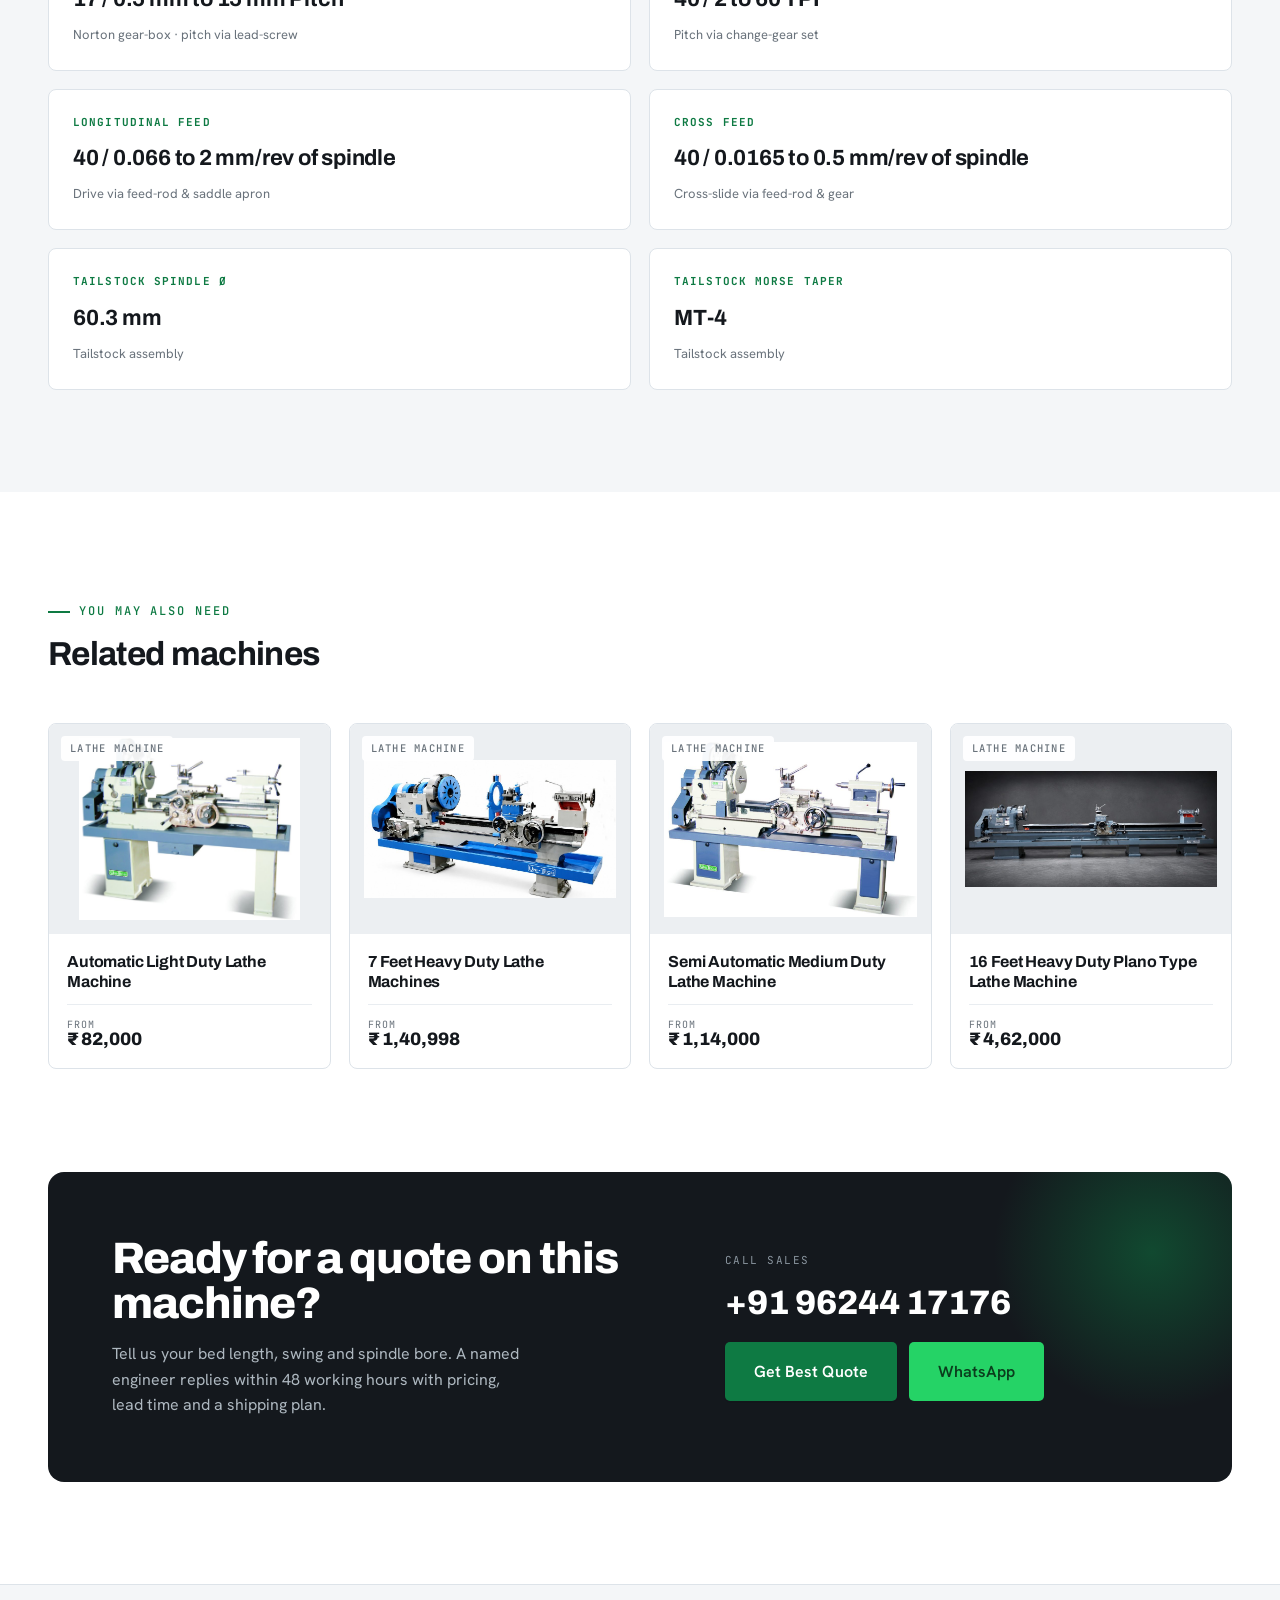
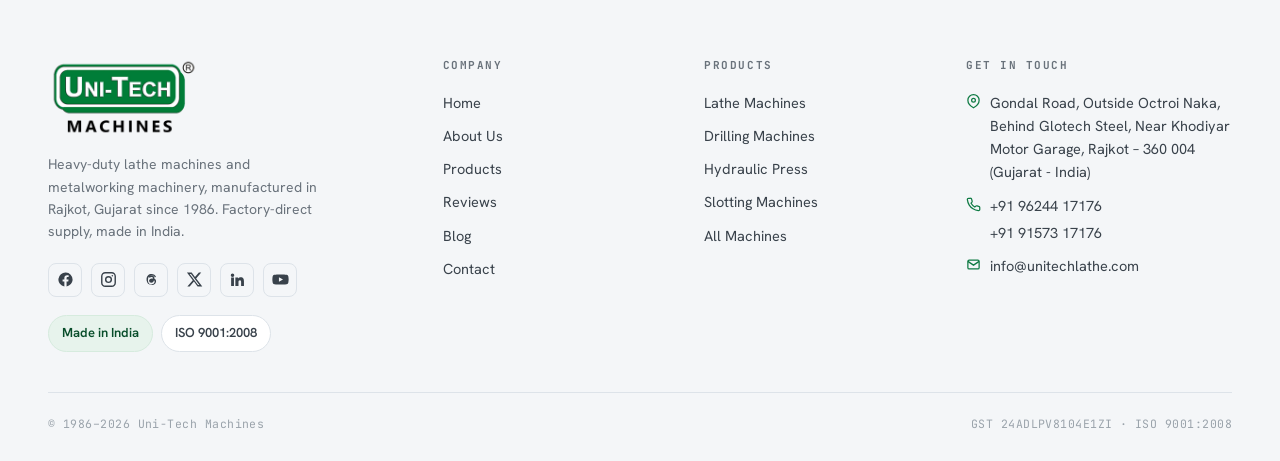
<file: product.html>
<!doctype html>
<html lang="en">
<head>
  <meta charset="UTF-8" />
  <meta name="viewport" content="width=device-width, initial-scale=1" />

  <title>Lathe Machine Details | Uni-Tech Machines, Rajkot</title>
  <meta name="description" content="Full technical datasheet — swing, bed length, spindle bore, motor, feeds, threads and accessories. Factory-direct, ISO 9001:2008, made in India. Get a best quote from Uni-Tech Machines, Rajkot." id="m-desc" />
  <meta name="author" content="Uni-Tech Machines" />
  <meta name="robots" content="index, follow, max-image-preview:large" />
  <link rel="canonical" href="https://unitechlathe.com/product.html" id="m-canon" />
  <meta name="theme-color" content="#0e7a43" />
  <link rel="icon" href="img/logos/fevicon.png" />
  <link rel="manifest" href="manifest.webmanifest" />
  <meta name="format-detection" content="telephone=yes" />

  <meta property="og:type" content="product" />
  <meta property="og:site_name" content="Uni-Tech Machines" />
  <meta property="og:title" content="Uni-Tech Machines — Product Datasheet" id="m-ogt" />
  <meta property="og:description" content="Factory-direct industrial machines from Rajkot, India." id="m-ogd" />
  <meta property="og:url" content="https://unitechlathe.com/product.html" id="m-ogu" />
  <meta property="og:image" content="https://unitechlathe.com/img/products/new/heavy-duty-gear-head-lathe.jpg" id="m-ogi" />

  <script type="application/ld+json" id="ld-product"></script>

  <link rel="preconnect" href="https://fonts.googleapis.com" />
  <link rel="preconnect" href="https://fonts.gstatic.com" crossorigin />
  <link href="https://fonts.googleapis.com/css2?family=Archivo:wght@400;500;600;700;800&family=Hanken+Grotesk:wght@400;500;600;700&family=JetBrains+Mono:wght@400;500&display=swap" rel="stylesheet" />
  <link rel="stylesheet" href="css/site.css" />
  <script src="js/ui.js" defer></script>
  <style>
    .pdp{ padding: clamp(28px,4vw,48px) 0 clamp(48px,6vw,72px); }
    .pdp-grid{ display:grid; grid-template-columns: 1fr 1fr; gap: clamp(28px,4vw,56px); align-items:start; }
    .pdp-media{ position:sticky; top: 92px; }
    .pdp-photo{ border:1px solid var(--line); border-radius:var(--r-lg); overflow:hidden; background:#fff; aspect-ratio:4/3; box-shadow:var(--sh-1); }
    .pdp-photo img{ width:100%; height:100%; object-fit:contain; }
    .pdp-thumbs{ display:flex; gap:10px; margin-top:12px; flex-wrap:wrap; }
    .pdp-thumbs button{ width:74px; height:74px; border:1px solid var(--line); border-radius:10px; overflow:hidden; background:#fff; padding:4px; cursor:pointer; transition:border-color .15s, box-shadow .15s; }
    .pdp-thumbs button:hover{ border-color:var(--brand); }
    .pdp-thumbs button.active{ border-color:var(--brand); box-shadow:0 0 0 2px var(--brand); }
    .pdp-thumbs img{ width:100%; height:100%; object-fit:contain; display:block; }
    .pdp-badges{ display:flex; gap:8px; flex-wrap:wrap; margin-top:16px; }
    .pdp-tags{ display:flex; align-items:center; gap:10px; flex-wrap:wrap; margin-bottom:14px; }
    .pdp-info h1{ font-size: clamp(28px,3.6vw,42px); font-weight:800; letter-spacing:-.025em; line-height:1.08; }
    .pdp-sub{ margin-top:14px; color:var(--ink-2); font-size:16.5px; line-height:1.6; }
    .price-box{ display:flex; align-items:flex-end; justify-content:space-between; gap:16px; flex-wrap:wrap; margin-top:24px; padding:20px 22px; background:var(--panel); border:1px solid var(--line); border-radius:var(--r); }
    .price-box .pb-label{ font-family:var(--f-mono); font-size:11px; letter-spacing:.1em; text-transform:uppercase; color:var(--muted); }
    .price-box .pb-num{ font-family:var(--f-head); font-weight:800; font-size:34px; letter-spacing:-.02em; line-height:1; margin-top:6px; }
    .price-box .pb-note{ font-family:var(--f-mono); font-size:11px; color:var(--muted); }
    .pdp-quick{ margin-top:22px; border:1px solid var(--line); border-radius:var(--r); overflow:hidden; }
    .pdp-quick .qr{ display:flex; justify-content:space-between; gap:16px; padding:13px 18px; border-bottom:1px solid var(--line-soft); }
    .pdp-quick .qr:last-child{ border-bottom:0; }
    .pdp-quick .qr:nth-child(odd){ background:var(--panel); }
    .pdp-quick .qk{ color:var(--muted); font-size:14px; }
    .pdp-quick .qv{ font-family:var(--f-mono); font-size:13.5px; font-weight:500; color:var(--ink); text-align:right; }
    .pdp-actions{ display:flex; flex-wrap:wrap; gap:10px; margin-top:24px; }
    .pdp-actions .btn{ flex:1; min-width:150px; }

    .spec-section{ background:var(--panel); border-top:1px solid var(--line); }
    .spec-list{ display:grid; grid-template-columns:1fr 1fr; gap:0 48px; }
    .spec-row{ display:flex; justify-content:space-between; gap:16px; padding:15px 0; border-bottom:1px solid var(--line); }
    .spec-row .sk{ color:var(--ink-2); font-size:15px; }
    .spec-row .sv{ font-family:var(--f-mono); font-size:13.5px; color:var(--brand-deep); font-weight:500; text-align:right; }
    @media (max-width:760px){ .spec-list{ grid-template-columns:1fr; gap:0; } }

    .acc-grid{ display:grid; grid-template-columns:1fr 1fr; gap:40px; }
    .acc-block h3{ font-size:19px; font-weight:700; margin-bottom:6px; display:flex; align-items:baseline; justify-content:space-between; }
    .acc-block h3 b{ font-family:var(--f-mono); font-size:13px; color:var(--brand); }
    .acc-block ul li{ display:flex; gap:11px; padding:12px 0; border-bottom:1px solid var(--line-soft); font-size:15px; color:var(--ink-2); align-items:flex-start; }
    .acc-block ul li svg{ width:17px; height:17px; color:var(--brand); flex:none; margin-top:2px; }
    @media (max-width:760px){ .acc-grid{ grid-template-columns:1fr; gap:28px; } }

    .feeds-grid{ display:grid; grid-template-columns:repeat(2,1fr); gap:18px; }
    .feed-card{ background:#fff; border:1px solid var(--line); border-radius:var(--r); padding:24px; }
    .feed-card h5{ font-family:var(--f-mono); font-size:11px; letter-spacing:.1em; text-transform:uppercase; color:var(--brand); margin-bottom:10px; }
    .feed-card .fv{ font-family:var(--f-head); font-weight:700; font-size:22px; letter-spacing:-.01em; }
    .feed-card .fsub{ font-size:13px; color:var(--muted); margin-top:8px; }
    @media (max-width:560px){ .feeds-grid{ grid-template-columns:1fr; } }

    .rel-grid{ display:grid; grid-template-columns:repeat(4,1fr); gap:18px; }
    @media (max-width:1040px){ .rel-grid{ grid-template-columns:1fr 1fr; } }
    @media (max-width:560px){ .rel-grid{ grid-template-columns:1fr; } }

    @media (max-width:900px){ .pdp-grid{ grid-template-columns:1fr; } .pdp-media{ position:static; } }
  </style>
</head>
<body>

  <div class="topbar">
    <div class="wrap">
      <div class="topbar-left">
        <span class="tb-item"><svg viewBox="0 0 24 24" fill="none" stroke="currentColor" stroke-width="2"><path d="M20 6L9 17l-5-5"/></svg> Made in India</span>
        <span class="tb-sep">·</span>
        <span class="tb-item opt"><svg viewBox="0 0 24 24" fill="none" stroke="currentColor" stroke-width="2"><path d="M20 6L9 17l-5-5"/></svg> Factory Direct Supply</span>
        <span class="tb-sep opt">·</span>
        <span class="tb-item opt"><svg viewBox="0 0 24 24" fill="none" stroke="currentColor" stroke-width="2"><path d="M20 6L9 17l-5-5"/></svg> ISO 9001:2008 Certified</span>
      </div>
      <div class="topbar-right">
        <a class="opt" href="mailto:info@unitechlathe.com"><svg viewBox="0 0 24 24" fill="none" stroke="currentColor" stroke-width="2"><rect x="3" y="5" width="18" height="14" rx="2"/><path d="M3 7l9 6 9-6"/></svg> info@unitechlathe.com</a>
        <a href="tel:+919624417176"><svg viewBox="0 0 24 24" fill="none" stroke="currentColor" stroke-width="2"><path d="M22 16.9v3a2 2 0 0 1-2.2 2 19.8 19.8 0 0 1-8.6-3 19.5 19.5 0 0 1-6-6 19.8 19.8 0 0 1-3-8.6A2 2 0 0 1 4.1 2h3a2 2 0 0 1 2 1.7c.1 1 .4 1.9.7 2.8a2 2 0 0 1-.5 2.1L8.1 9.9a16 16 0 0 0 6 6l1.3-1.2a2 2 0 0 1 2.1-.5c.9.3 1.8.6 2.8.7a2 2 0 0 1 1.7 2z"/></svg> +91 96244 17176</a>
      </div>
    </div>
  </div>

  <header class="nav">
    <div class="wrap nav-inner">
      <a class="nav-brand" href="index.html" aria-label="Uni-Tech Machines home"><img src="img/logos/unitech-logo-only.png" alt="Uni-Tech Machines" /></a>
      <nav class="nav-links" id="navlinks">
        <a href="index.html">Home</a>
        <a href="about.html">About Us</a>
        <div class="nav-drop">
          <a href="catalog.html" class="active">Products</a>
          <div class="nav-menu">
            <a class="nm-row" href="catalog.html?cat=lathe"><span class="nm-label">Lathe Machines</span><span class="nm-sub">57 models</span></a>
            <a class="nm-row" href="catalog.html?cat=drilling"><span class="nm-label">Drilling Machines</span><span class="nm-sub">5 models</span></a>
            <a class="nm-row" href="catalog.html?cat=slotting"><span class="nm-label">Slotting Machines</span><span class="nm-sub">5 models</span></a>
            <a class="nm-row" href="catalog.html?cat=hydraulic"><span class="nm-label">Hydraulic Press</span><span class="nm-sub">4 models</span></a>
            <a class="nm-row" href="catalog.html?cat=bandsaw"><span class="nm-label">Bandsaw &amp; Shaping</span><span class="nm-sub">6 models</span></a>
            <div class="nm-foot"><a href="catalog.html">View all 78 machines →</a></div>
          </div>
        </div>
        <a href="testimonials.html">Reviews</a>
        <a href="blog.html">Blog</a>
        <a href="contact.html">Contact</a>
      </nav>
      <div class="nav-cta">
        <div class="nav-phone"><span>Sales</span><b>+91 96244 17176</b></div>
        <a class="btn btn-primary" href="contact.html">Get Best Quote</a>
        <button class="nav-ham" aria-label="Menu" aria-expanded="false"><span></span></button>
      </div>
    </div>
  </header>

  <main>
  <section class="pdp" data-screen-label="Product">
    <div class="wrap">
      <div class="crumbs" style="margin-bottom:22px;">
        <a href="index.html">Home</a><span class="sep">/</span>
        <a href="catalog.html">Products</a><span class="sep">/</span>
        <a id="crumb-cat" href="catalog.html">Lathe Machines</a><span class="sep">/</span>
        <span class="cur" id="crumb-name">Machine</span>
      </div>

      <div class="pdp-grid">
        <div class="pdp-media">
          <div class="pdp-photo"><img id="p-img" src="img/products/new/heavy-duty-gear-head-lathe.jpg" alt="Product" fetchpriority="high" /></div>
          <div class="pdp-thumbs" id="p-thumbs" hidden></div>
          <div class="pdp-badges">
            <span class="pill pill--solid"><svg viewBox="0 0 24 24" fill="none" stroke="currentColor" stroke-width="2.4"><path d="M20 6L9 17l-5-5"/></svg> Made in India</span>
            <span class="pill"><svg viewBox="0 0 24 24" fill="none" stroke="currentColor" stroke-width="2.4"><path d="M20 6L9 17l-5-5"/></svg> ISO 9001:2008</span>
            <span class="pill"><svg viewBox="0 0 24 24" fill="none" stroke="currentColor" stroke-width="2.4"><path d="M20 6L9 17l-5-5"/></svg> Factory Direct</span>
          </div>
        </div>

        <div class="pdp-info">
          <div class="pdp-tags">
            <span class="tagcode" id="p-code">LATHE</span>
            <span class="tagcat" id="p-cat-label">Lathe Machine</span>
            <span class="tagcat" style="color:var(--brand);">● In production · 4–6 wk lead</span>
          </div>
          <h1 id="p-name">Heavy Duty Gear Head Lathe Machine</h1>
          <p class="pdp-sub" id="p-sub">An industrial all-geared lathe built for sugar mills, paper mills and rolling-steel workshops.</p>

          <div class="price-box">
            <div>
              <div class="pb-label">Starting price</div>
              <div class="pb-num" id="p-price">₹ 3,75,500</div>
            </div>
            <div class="pb-note">Ex-works Rajkot · GST extra</div>
          </div>

          <div class="pdp-quick" id="p-quick"></div>

          <div class="pdp-actions">
            <a class="btn btn-primary btn-lg" id="p-quote" href="contact.html">Get Best Quote</a>
            <a class="btn btn-wa btn-lg" id="p-wa" href="https://wa.me/919624417176" target="_blank" rel="noopener">
              <svg viewBox="0 0 32 32" fill="currentColor" style="width:18px;height:18px;"><path d="M16 3C9 3 3.5 8.5 3.5 15.5c0 2.3.6 4.5 1.8 6.4L3 29l7.3-2.2c1.8 1 3.8 1.5 5.7 1.5 7 0 12.5-5.5 12.5-12.5S23 3 16 3z"/></svg>
              WhatsApp
            </a>
          </div>
          <div class="pdp-actions" style="margin-top:10px;">
            <a class="btn btn-outline" href="tel:+919624417176"><svg viewBox="0 0 24 24" fill="none" stroke="currentColor" stroke-width="2"><path d="M22 16.9v3a2 2 0 0 1-2.2 2 19.8 19.8 0 0 1-8.6-3 19.5 19.5 0 0 1-6-6 19.8 19.8 0 0 1-3-8.6A2 2 0 0 1 4.1 2h3a2 2 0 0 1 2 1.7c.1 1 .4 1.9.7 2.8a2 2 0 0 1-.5 2.1L8.1 9.9a16 16 0 0 0 6 6l1.3-1.2a2 2 0 0 1 2.1-.5c.9.3 1.8.6 2.8.7a2 2 0 0 1 1.7 2z"/></svg> Call +91 96244 17176</a>
            <a class="btn btn-outline" id="p-pdf" href="#" target="_blank" rel="noopener" style="display:none;">PDF Datasheet ↗</a>
          </div>
        </div>
      </div>
    </div>
  </section>

  <!-- Full specs -->
  <section class="section spec-section" id="spec">
    <div class="wrap">
      <div class="sec-head"><span class="eyebrow">Technical Datasheet</span><h2 class="h-md">Full specifications</h2></div>
      <div class="spec-list" id="p-specs-full"></div>
    </div>
  </section>

  <!-- Accessories -->
  <section class="section" id="accessories" style="display:none;">
    <div class="wrap">
      <div class="sec-head"><span class="eyebrow">What's in the crate</span><h2 class="h-md">Accessories</h2></div>
      <div class="acc-grid">
        <div class="acc-block">
          <h3><span>Standard accessories</span><b id="std-count"></b></h3>
          <ul id="p-acc-std"></ul>
        </div>
        <div class="acc-block">
          <h3><span>Optional accessories</span><b id="opt-count"></b></h3>
          <ul id="p-acc-opt"></ul>
        </div>
      </div>
    </div>
  </section>

  <!-- Feeds & threads -->
  <section class="section section--panel" id="feeds" style="display:none;">
    <div class="wrap">
      <div class="sec-head"><span class="eyebrow">Cutting capability</span><h2 class="h-md">Feeds &amp; threads</h2></div>
      <div class="feeds-grid" id="p-feeds"></div>
    </div>
  </section>

  <!-- Related -->
  <section class="section" id="related">
    <div class="wrap">
      <div class="sec-head"><span class="eyebrow">You may also need</span><h2 class="h-md">Related machines</h2></div>
      <div class="rel-grid prod-grid" id="p-related" style="margin-top:0;"></div>
    </div>
  </section>

  <!-- CTA -->
  <section class="section" style="padding-top:0;">
    <div class="wrap">
      <div class="cta-band">
        <div class="cb-inner">
          <div>
            <h2>Ready for a quote on this machine?</h2>
            <p>Tell us your bed length, swing and spindle bore. A named engineer replies within 48 working hours with pricing, lead time and a shipping plan.</p>
          </div>
          <div class="cb-actions">
            <div class="cb-phone"><span>Call sales</span>+91 96244 17176</div>
            <div style="display:flex; gap:12px; flex-wrap:wrap;">
              <a class="btn btn-primary btn-lg" id="cta-quote" href="contact.html">Get Best Quote</a>
              <a class="btn btn-wa btn-lg" href="https://wa.me/919624417176?text=Hi%20Uni-Tech%2C%20I%27d%20like%20a%20quote." target="_blank" rel="noopener">WhatsApp</a>
            </div>
          </div>
        </div>
      </div>
    </div>
  </section>
  </main>

  <footer class="footer">
    <div class="wrap">
      <div class="footer-grid">
        <div class="footer-brand">
          <img src="img/logos/unitech-logo-only.png" alt="Uni-Tech Machines" />
          <p>Heavy-duty lathe machines and metalworking machinery, manufactured in Rajkot, Gujarat since 1986. Factory-direct supply, made in India.</p><div class="f-social"><a href="https://www.facebook.com/share/1GmB57EuRG/" target="_blank" rel="noopener" aria-label="Facebook"><svg viewBox="0 0 24 24" fill="currentColor"><path d="M22 12a10 10 0 1 0-11.6 9.9v-7H7.9V12h2.5V9.8c0-2.5 1.5-3.9 3.8-3.9 1.1 0 2.2.2 2.2.2v2.5h-1.3c-1.2 0-1.6.8-1.6 1.6V12h2.8l-.4 2.9h-2.4v7A10 10 0 0 0 22 12z"/></svg></a><a href="https://www.instagram.com/unitechlathe" target="_blank" rel="noopener" aria-label="Instagram"><svg viewBox="0 0 24 24" fill="none" stroke="currentColor" stroke-width="2"><rect x="2.5" y="2.5" width="19" height="19" rx="5"/><circle cx="12" cy="12" r="4"/><circle cx="17.4" cy="6.6" r="1.1" fill="currentColor" stroke="none"/></svg></a><a href="https://www.threads.com/@unitechmachinesrajkot" target="_blank" rel="noopener" aria-label="Threads"><svg viewBox="0 0 24 24" fill="currentColor"><path d="M16.7 11.3c-.1 0-.2-.1-.3-.1-.2-3-1.8-4.7-4.5-4.7-1.6 0-3 .7-3.9 2l1.5 1c.6-.9 1.5-1.1 2.4-1.1 1.5 0 2.3.9 2.4 2.3-.6-.1-1.2-.2-1.9-.2-2.4.1-3.9 1.5-3.8 3.4.1 1.7 1.6 2.8 3.3 2.7 1.5-.1 3.2-1 3.6-3.5.3.2.9.7.9 1.9.1 1.5-1 3.9-4.5 3.9-3.1 0-4.9-2.2-4.9-5.9C7 8.2 8.9 6 12 6c2.4 0 4 1 4.7 2.9l1.7-.6C17.4 5.8 15.1 4.3 12 4.3 8 4.3 5 7.2 5 12s3 7.7 7 7.7c4.9 0 6.5-3.4 6.4-5.6-.1-1.9-1.1-2.7-1.7-2.8z"/></svg></a><a href="https://x.com/unitechmachines" target="_blank" rel="noopener" aria-label="X (Twitter)"><svg viewBox="0 0 24 24" fill="currentColor"><path d="M18.2 2.2h3.3l-7.2 8.3L23 21.8h-6.6l-5.2-6.8-6 6.8H1.9l7.7-8.8L1.3 2.2H8l4.7 6.2 5.5-6.2zm-1.2 17.6h1.8L7.1 4.1H5.2z"/></svg></a><a href="https://www.linkedin.com/in/mihir-vachhani-39079684" target="_blank" rel="noopener" aria-label="LinkedIn"><svg viewBox="0 0 24 24" fill="currentColor"><path d="M4.98 3.5a2.5 2.5 0 1 0 0 5 2.5 2.5 0 0 0 0-5zM3 9h4v12H3zM9 9h3.8v1.7h.1c.5-.9 1.8-1.9 3.6-1.9 3.9 0 4.6 2.5 4.6 5.8V21h-4v-5c0-1.2 0-2.8-1.7-2.8s-2 1.3-2 2.7V21H9z"/></svg></a><a href="https://youtube.com/@unitechmachines" target="_blank" rel="noopener" aria-label="YouTube"><svg viewBox="0 0 24 24" fill="currentColor"><path d="M23 7.5a3 3 0 0 0-2.1-2.1C19 4.9 12 4.9 12 4.9s-7 0-8.9.5A3 3 0 0 0 1 7.5 31 31 0 0 0 .5 12 31 31 0 0 0 1 16.5a3 3 0 0 0 2.1 2.1c1.9.5 8.9.5 8.9.5s7 0 8.9-.5a3 3 0 0 0 2.1-2.1A31 31 0 0 0 23.5 12 31 31 0 0 0 23 7.5zM9.8 15.3V8.7l5.7 3.3z"/></svg></a></div>
          <div class="fb-badges"><span class="pill pill--solid">Made in India</span><span class="pill">ISO 9001:2008</span></div>
        </div>
        <div><h5>Company</h5><ul><li><a href="index.html">Home</a></li><li><a href="about.html">About Us</a></li><li><a href="catalog.html">Products</a></li><li><a href="testimonials.html">Reviews</a></li><li><a href="blog.html">Blog</a></li><li><a href="contact.html">Contact</a></li></ul></div>
        <div><h5>Products</h5><ul><li><a href="catalog.html?cat=lathe">Lathe Machines</a></li><li><a href="catalog.html?cat=drilling">Drilling Machines</a></li><li><a href="catalog.html?cat=hydraulic">Hydraulic Press</a></li><li><a href="catalog.html?cat=slotting">Slotting Machines</a></li><li><a href="catalog.html">All Machines</a></li></ul></div>
        <div><h5>Get in touch</h5><ul class="f-contact">
          <li><svg viewBox="0 0 24 24" fill="none" stroke="currentColor" stroke-width="2"><path d="M21 10c0 7-9 12-9 12s-9-5-9-12a9 9 0 0 1 18 0z"/><circle cx="12" cy="10" r="3"/></svg> Gondal Road, Outside Octroi Naka, Behind Glotech Steel, Near Khodiyar Motor Garage, Rajkot – 360 004 (Gujarat - India)</li>
          <li><svg viewBox="0 0 24 24" fill="none" stroke="currentColor" stroke-width="2"><path d="M22 16.9v3a2 2 0 0 1-2.2 2 19.8 19.8 0 0 1-8.6-3 19.5 19.5 0 0 1-6-6 19.8 19.8 0 0 1-3-8.6A2 2 0 0 1 4.1 2h3a2 2 0 0 1 2 1.7c.1 1 .4 1.9.7 2.8a2 2 0 0 1-.5 2.1L8.1 9.9a16 16 0 0 0 6 6l1.3-1.2a2 2 0 0 1 2.1-.5c.9.3 1.8.6 2.8.7a2 2 0 0 1 1.7 2z"/></svg> <span style="display:flex;flex-direction:column;gap:4px;"><a href="tel:+919624417176">+91 96244 17176</a><a href="tel:+919157317176">+91 91573 17176</a></span></li>
          <li><svg viewBox="0 0 24 24" fill="none" stroke="currentColor" stroke-width="2"><rect x="3" y="5" width="18" height="14" rx="2"/><path d="M3 7l9 6 9-6"/></svg> <a href="mailto:info@unitechlathe.com">info@unitechlathe.com</a></li>
        </ul></div>
      </div>
      <div class="footer-bottom"><span>© 1986–2026 Uni-Tech Machines</span><span>GST 24ADLPV8104E1ZI · ISO 9001:2008</span></div>
    </div>
  </footer>

  <a class="wa-float" href="https://wa.me/919624417176?text=Hi%20Uni-Tech%2C%20I%27d%20like%20a%20quote." target="_blank" rel="noopener" aria-label="Chat on WhatsApp">
    <span class="wa-ic"><svg viewBox="0 0 32 32" fill="currentColor"><path d="M16 3C9 3 3.5 8.5 3.5 15.5c0 2.3.6 4.5 1.8 6.4L3 29l7.3-2.2c1.8 1 3.8 1.5 5.7 1.5 7 0 12.5-5.5 12.5-12.5S23 3 16 3zm0 22.8c-1.8 0-3.5-.5-5-1.4l-.4-.2-4.3 1.3 1.3-4.2-.3-.4a10 10 0 0 1-1.6-5.4C5.7 9.8 10.3 5.2 16 5.2S26.3 9.8 26.3 15.5 21.7 25.8 16 25.8zm5.7-7.7c-.3-.2-1.8-.9-2.1-1-.3-.1-.5-.2-.7.2s-.8 1-1 1.2c-.2.2-.4.2-.7.1-1.8-.9-3-1.6-4.2-3.6-.3-.5.3-.5.8-1.6.1-.2 0-.4 0-.6s-.7-1.7-1-2.3c-.3-.6-.5-.5-.7-.5h-.6c-.2 0-.6.1-.9.4-.3.4-1.2 1.2-1.2 2.9s1.2 3.4 1.4 3.6c.2.2 2.4 3.7 5.9 5.2 2.2.9 3 1 4.1.8.7-.1 1.8-.7 2-1.4.3-.7.3-1.3.2-1.4-.1-.2-.3-.2-.6-.4z"/></svg></span>
    <span class="wa-txt">Chat with us</span>
  </a>

  <script src="js/machines-data.js"></script>
  <script src="js/image-overrides.js"></script>
  <script>
    const params = new URLSearchParams(location.search);
    const id = params.get('id'); const cat = params.get('cat');
    const all=[];
    if(typeof MACHINES_DATA!=='undefined'){
      for(const [k,v] of Object.entries(MACHINES_DATA)){
        if(k==='categories'||!Array.isArray(v))continue;
        v.forEach(it=>all.push({...it,_cat:k}));
      }
    }
    const byId=t=>all.find(p=>p.id===t);
    const CAT_LABELS={lathe:'Lathe Machine',drilling:'Drilling Machine',slotting:'Slotting Machine',hydraulic:'Hydraulic Press',bandsaw:'Bandsaw Machine',shaping:'Shaping Machine',milling:'Milling Machine'};
    const CAT_PLURAL={lathe:'Lathe Machines',drilling:'Drilling Machines',slotting:'Slotting Machines',hydraulic:'Hydraulic Press',bandsaw:'Bandsaw Machines',shaping:'Shaping Machines',milling:'Milling Machines'};
    const labels={swingOverBed:'Swing over bed',bedLength:'Bed length',spindleBore:'Spindle bore',spindleSpeed:'Spindle speed',spindleSpeedRange:'Spindle speed range',rangeOfSpindleSpeeds:'Speed range',gearBoxType:'Gear box',bedType:'Bed type',countryOrigin:'Origin',phase:'Phase',typeOfSpindleNose:'Spindle nose',spindleMorseTaper:'Morse taper',spindleAdapterMorseTaper:'Adapter taper',spindleSpeeds:'No. of speeds',motorHP:'Motor',motorPower:'Motor power',speed:'Speed',leadScrew:'Lead screw',voltage:'Voltage',bedWidth:'Bed width',heightOfCentre:'Height of centre',betweenCenters:'Between centres',distanceBetweenCenters:'Centres distance',maxSwingOverBed:'Max swing',crossSlideTravel:'Cross-slide travel',latheType:'Lathe type',controlType:'Control',accuracyClass:'Accuracy class',machineType:'Machine type',machineVoltage:'Voltage',modelName:'Model',power:'Power',brand:'Brand',type:'Type',spindleMounting:'Spindle mount',layout:'Layout',drive:'Drive',carriageSize:'Carriage',crossSlideSize:'Cross-slide',topSlideTravel:'Top-slide travel',spindleDia:'Spindle Ø',morseTaper:'Morse',spindleTravel:'Spindle travel',size:'Size',frameType:'Frame type',operationMode:'Operation',workingType:'Working type',material:'Material',applicableIndustry:'Industries',use:'Use'};
    const order=['swingOverBed','bedLength','spindleBore','heightOfCentre','distanceBetweenCenters','betweenCenters','spindleSpeed','spindleSpeedRange','rangeOfSpindleSpeeds','motorHP','motorPower','gearBoxType','bedType','typeOfSpindleNose','spindleMorseTaper','spindleSpeeds','bedWidth','leadScrew','phase','voltage','machineVoltage','countryOrigin','brand','modelName'];
    const esc=s=>String(s||'').replace(/[&<>"]/g,c=>({'&':'&amp;','<':'&lt;','>':'&gt;','"':'&quot;'}[c]));
    const check='<svg viewBox="0 0 24 24" fill="none" stroke="currentColor" stroke-width="2"><path d="M20 6L9 17l-5-5"/></svg>';

    let p = id?byId(id):(cat?all.find(x=>x._cat===cat):null);
    if(!p)p=byId('heavy-duty-gear-head-lathe')||all[0];

    const $=s=>document.querySelector(s);
    if(p){
      document.title = `${p.name} — Price, Specifications & Best Quote | Uni-Tech Machines`;
      // ---- Dynamic SEO: canonical, meta, OG, Product schema ----
      (function(){
        const url='https://unitechlathe.com/product.html?id='+encodeURIComponent(p.id);
        const img='https://unitechlathe.com/'+p.image;
        const desc=`${p.name} — factory-direct from Uni-Tech Machines, Rajkot. Price ${p.price||'on request'}. Full specifications, accessories and best quote. ISO 9001:2008, Made in India.`;
        const set=(sel,attr,val)=>{const el=document.querySelector(sel); if(el)el.setAttribute(attr,val);};
        set('#m-canon','href',url); set('#m-desc','content',desc);
        set('#m-ogt','content',p.name); set('#m-ogd','content',desc);
        set('#m-ogu','content',url); set('#m-ogi','content',img);
        const priceNum=(p.price||'').replace(/[^\d]/g,'');
        const ld={ '@context':'https://schema.org','@graph':[
          { '@type':'Product','name':p.name,'image':img,'description':desc,'sku':p.id,
            'brand':{'@type':'Brand','name':'Uni-Tech Machines'},
            'manufacturer':{'@type':'Organization','name':'Uni-Tech Machines'},
            'offers':{'@type':'Offer','url':url,'priceCurrency':'INR','price':priceNum||undefined,'availability':'https://schema.org/InStock','itemCondition':'https://schema.org/NewCondition',
              'seller':{'@type':'Organization','name':'Uni-Tech Machines'}} },
          { '@type':'BreadcrumbList','itemListElement':[
            {'@type':'ListItem','position':1,'name':'Home','item':'https://unitechlathe.com/'},
            {'@type':'ListItem','position':2,'name':'Products','item':'https://unitechlathe.com/catalog.html'},
            {'@type':'ListItem','position':3,'name':p.name,'item':url}] }
        ]};
        const s=document.getElementById('ld-product'); if(s)s.textContent=JSON.stringify(ld);
      })();
      $('#p-name').textContent=p.name;
      $('#p-img').src=p.image; $('#p-img').alt=p.name;
      // photo gallery (thumbnails)
      (function(){
        const gal=(p.gallery&&p.gallery.length)?p.gallery:[p.image];
        const thumbs=$('#p-thumbs');
        if(thumbs&&gal.length>1){
          thumbs.hidden=false;
          thumbs.innerHTML=gal.map((g,i)=>`<button type="button" data-src="${g}" class="${i===0?'active':''}" aria-label="View photo ${i+1}"><img src="${g}" alt="" loading="lazy" /></button>`).join('');
          thumbs.querySelectorAll('button').forEach(b=>b.addEventListener('click',()=>{ $('#p-img').src=b.dataset.src; thumbs.querySelectorAll('button').forEach(x=>x.classList.remove('active')); b.classList.add('active'); }));
        }
      })();
      $('#p-price').textContent=p.price||'On request';
      $('#crumb-name').textContent=p.name;
      $('#crumb-cat').textContent=CAT_PLURAL[p._cat]||'Products';
      $('#crumb-cat').href=`catalog.html?cat=${p._cat}`;
      $('#p-cat-label').textContent=CAT_LABELS[p._cat]||p._cat;
      $('#p-code').textContent=(CAT_LABELS[p._cat]||p._cat).toUpperCase().replace(' MACHINE','');
      $('#p-quote').href=`contact.html?p=${encodeURIComponent(p.id)}`;
      $('#cta-quote').href=`contact.html?p=${encodeURIComponent(p.id)}`;
      $('#p-wa').href=`https://wa.me/919624417176?text=${encodeURIComponent('Hi Uni-Tech, I\'d like a quote on the '+p.name+'.')}`;
      if(p.brochure){ const pdf=$('#p-pdf'); pdf.href=p.brochure; pdf.style.display=''; }

      // subtitle
      let sub='';
      if(p.companyInfo) sub = p.companyInfo.split('.').slice(0,2).join('.')+'.';
      else if(p.use) sub = p.use;
      else if(p.features&&p.features.length) sub = p.features.join(' · ');
      else { const s=p.specs||{}; sub = `${CAT_LABELS[p._cat]||'Industrial machine'}${s.swingOverBed?' · '+s.swingOverBed+' swing':''}${s.bedLength?' · '+s.bedLength+' bed':''}. Manufactured in Rajkot, made in India.`; }
      $('#p-sub').textContent=sub;

      // quick specs
      const s=p.specs||{};
      const qkeys=['swingOverBed','bedLength','spindleBore','heightOfCentre','motorHP','motorPower','spindleSpeedRange','rangeOfSpindleSpeeds','typeOfSpindleNose','gearBoxType'].filter(k=>s[k]).slice(0,5);
      $('#p-quick').innerHTML = qkeys.map(k=>`<div class="qr"><span class="qk">${labels[k]||k}</span><span class="qv">${esc(s[k])}</span></div>`).join('') || '<div class="qr"><span class="qk">Status</span><span class="qv">In production</span></div>';

      // full specs
      const keys=order.filter(k=>s[k]!==undefined).concat(Object.keys(s).filter(k=>!order.includes(k)));
      $('#p-specs-full').innerHTML = keys.map(k=>`<div class="spec-row"><span class="sk">${labels[k]||k.replace(/([A-Z])/g,' $1').replace(/^./,c=>c.toUpperCase())}</span><span class="sv">${esc(s[k])}</span></div>`).join('');

      // accessories
      if((p.standardAccessories&&p.standardAccessories.length)||(p.optionalAccessories&&p.optionalAccessories.length)){
        $('#accessories').style.display='';
        if(p.standardAccessories){ $('#p-acc-std').innerHTML=p.standardAccessories.map(a=>`<li>${check}<span>${esc(a)}</span></li>`).join(''); $('#std-count').textContent=String(p.standardAccessories.length).padStart(2,'0'); }
        else { $('#p-acc-std').closest('.acc-block').style.display='none'; }
        if(p.optionalAccessories){ $('#p-acc-opt').innerHTML=p.optionalAccessories.map(a=>`<li>${check}<span>${esc(a)}</span></li>`).join(''); $('#opt-count').textContent=String(p.optionalAccessories.length).padStart(2,'0'); }
        else { $('#p-acc-opt').closest('.acc-block').style.display='none'; }
      }

      // feeds & threads
      const feeds=[];
      if(p.threads&&p.threads.metric)feeds.push(['Threads · Metric',p.threads.metric,'Norton gear-box · pitch via lead-screw']);
      if(p.threads&&p.threads.inch)feeds.push(['Threads · Inch',p.threads.inch,'Pitch via change-gear set']);
      if(p.feeds&&p.feeds.longitudinal)feeds.push(['Longitudinal feed',p.feeds.longitudinal,'Drive via feed-rod & saddle apron']);
      if(p.feeds&&p.feeds.cross)feeds.push(['Cross feed',p.feeds.cross,'Cross-slide via feed-rod & gear']);
      if(p.productDetails&&p.productDetails.tailStock){
        const ts=p.productDetails.tailStock;
        if(ts.spindleDia)feeds.push(['Tailstock spindle Ø',ts.spindleDia,'Tailstock assembly']);
        if(ts.morseTaper)feeds.push(['Tailstock Morse taper',ts.morseTaper,'Tailstock assembly']);
      }
      if(feeds.length){
        $('#feeds').style.display='';
        $('#p-feeds').innerHTML=feeds.map(([h,v,sub])=>`<div class="feed-card"><h5>${esc(h)}</h5><div class="fv">${esc(v)}</div><div class="fsub">${esc(sub)}</div></div>`).join('');
      }

      // related — same category neighbours
      let rel=all.filter(x=>x._cat===p._cat && x.id!==p.id);
      if(rel.length<4) rel=rel.concat(all.filter(x=>x._cat!==p._cat));
      rel=rel.slice(0,4);
      $('#p-related').innerHTML=rel.map(r=>`
        <div class="pcard">
          <a class="p-img" href="product.html?id=${encodeURIComponent(r.id)}"><span class="p-cat tagcat">${esc(CAT_LABELS[r._cat]||r._cat)}</span><img src="${r.image}" alt="${esc(r.name)}" loading="lazy" /></a>
          <div class="p-body">
            <h3 style="font-size:16px;"><a href="product.html?id=${encodeURIComponent(r.id)}">${esc(r.name)}</a></h3>
            <div class="p-foot"><div class="p-price"><span>From</span><b>${esc(r.price||'On request')}</b></div></div>
          </div>
        </div>`).join('');
    }
  </script>
</body>
</html>
</file>
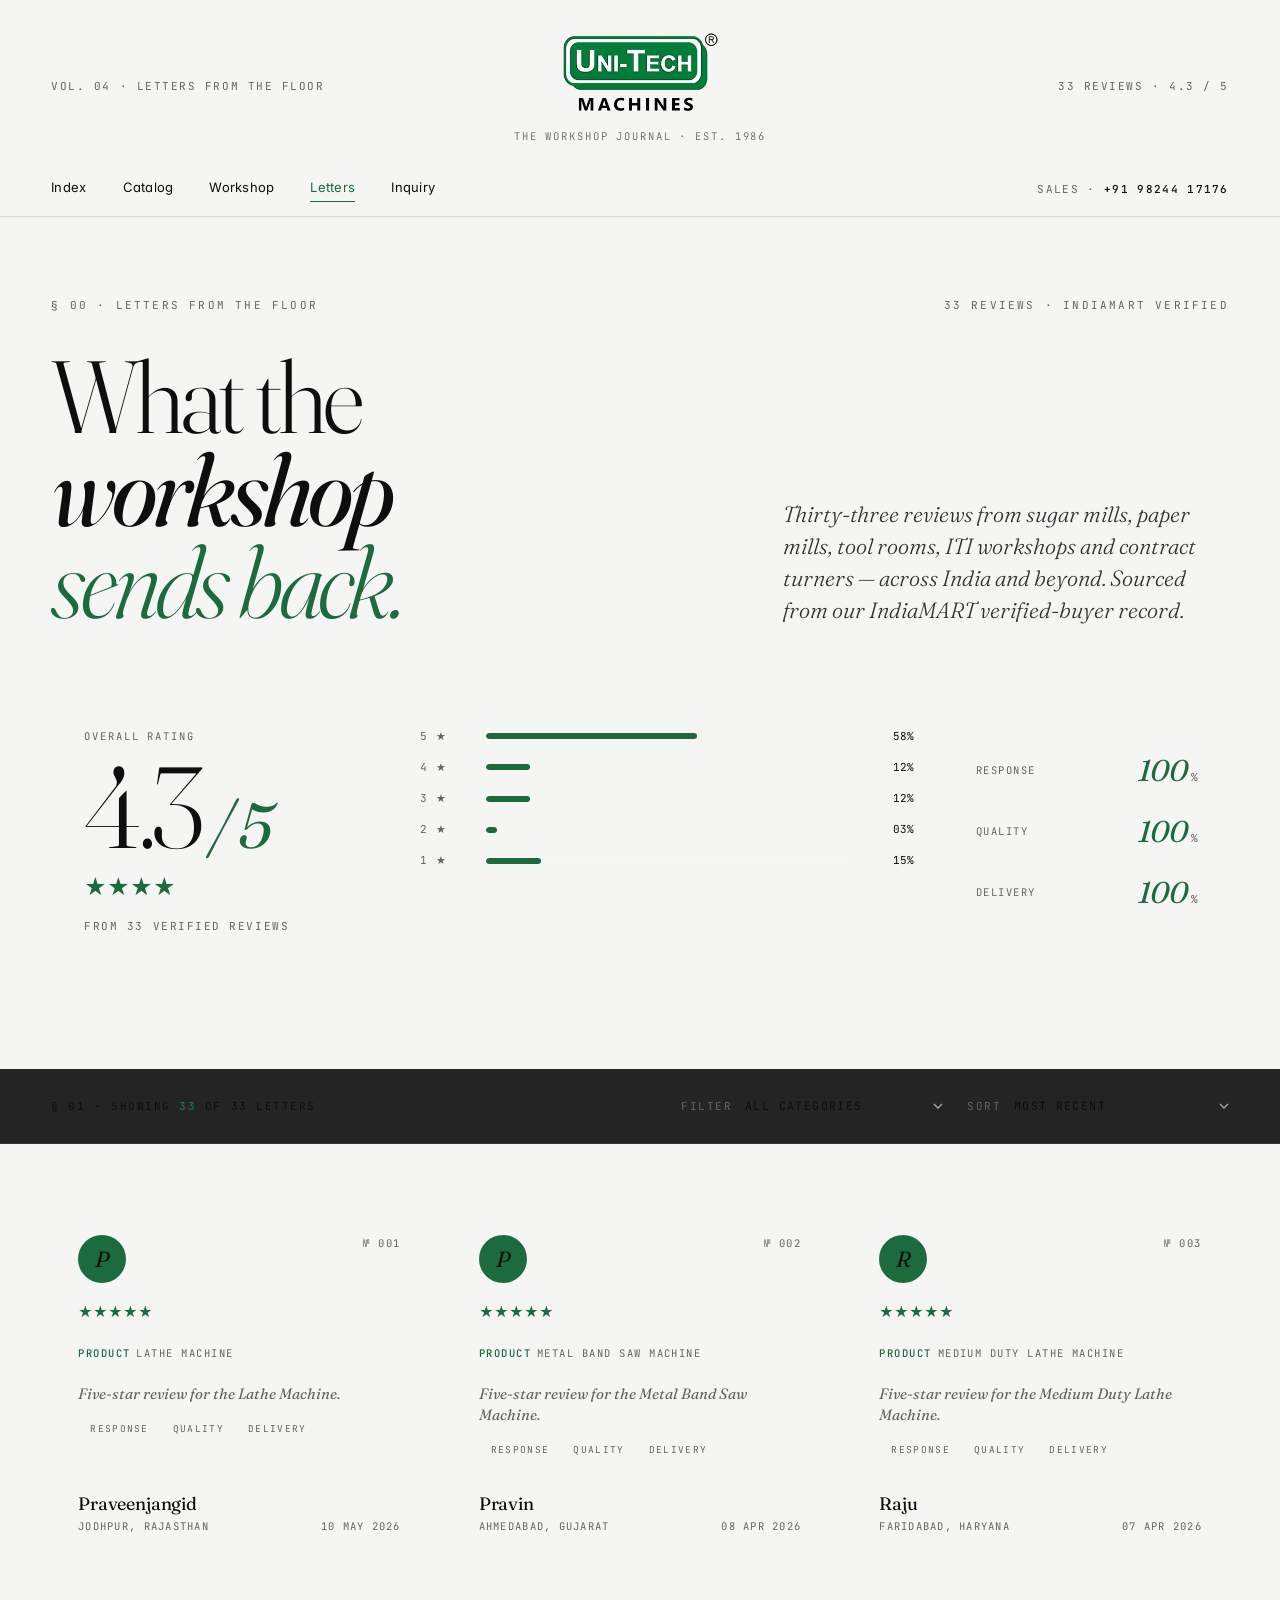
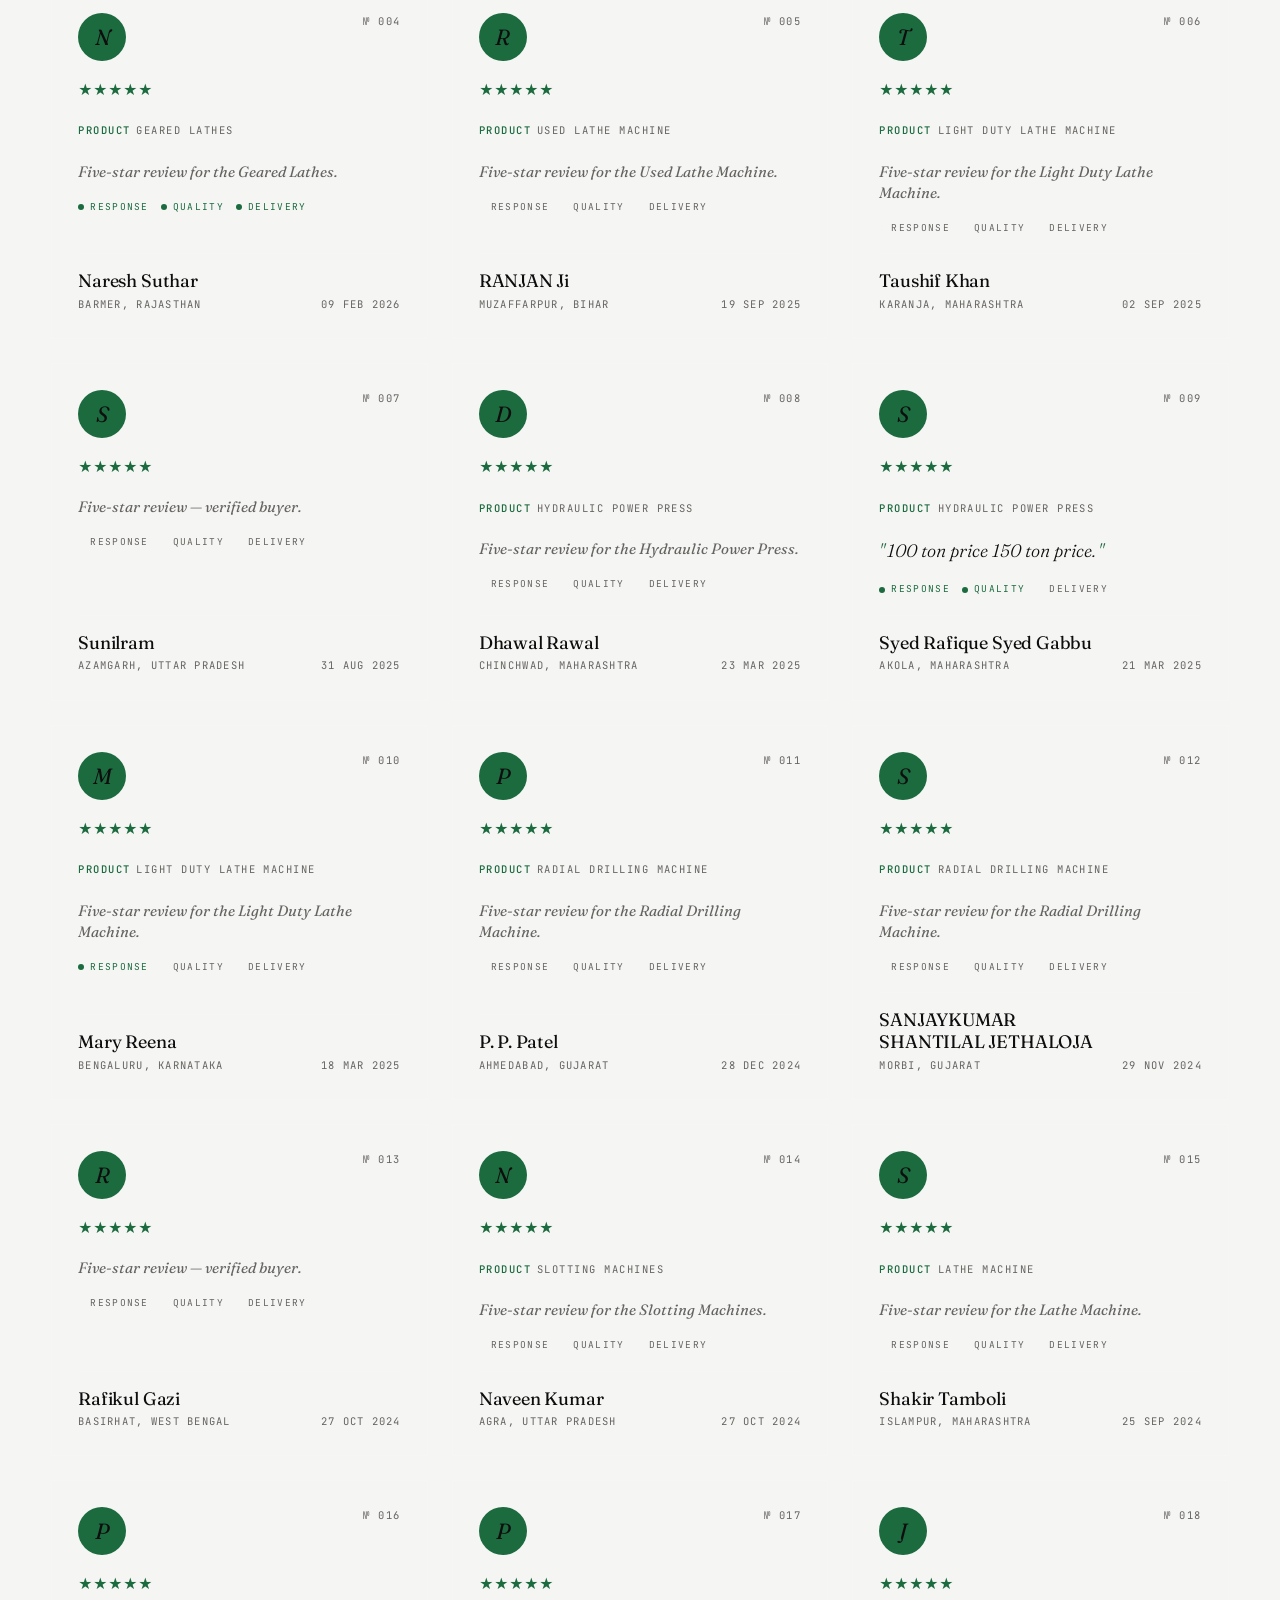
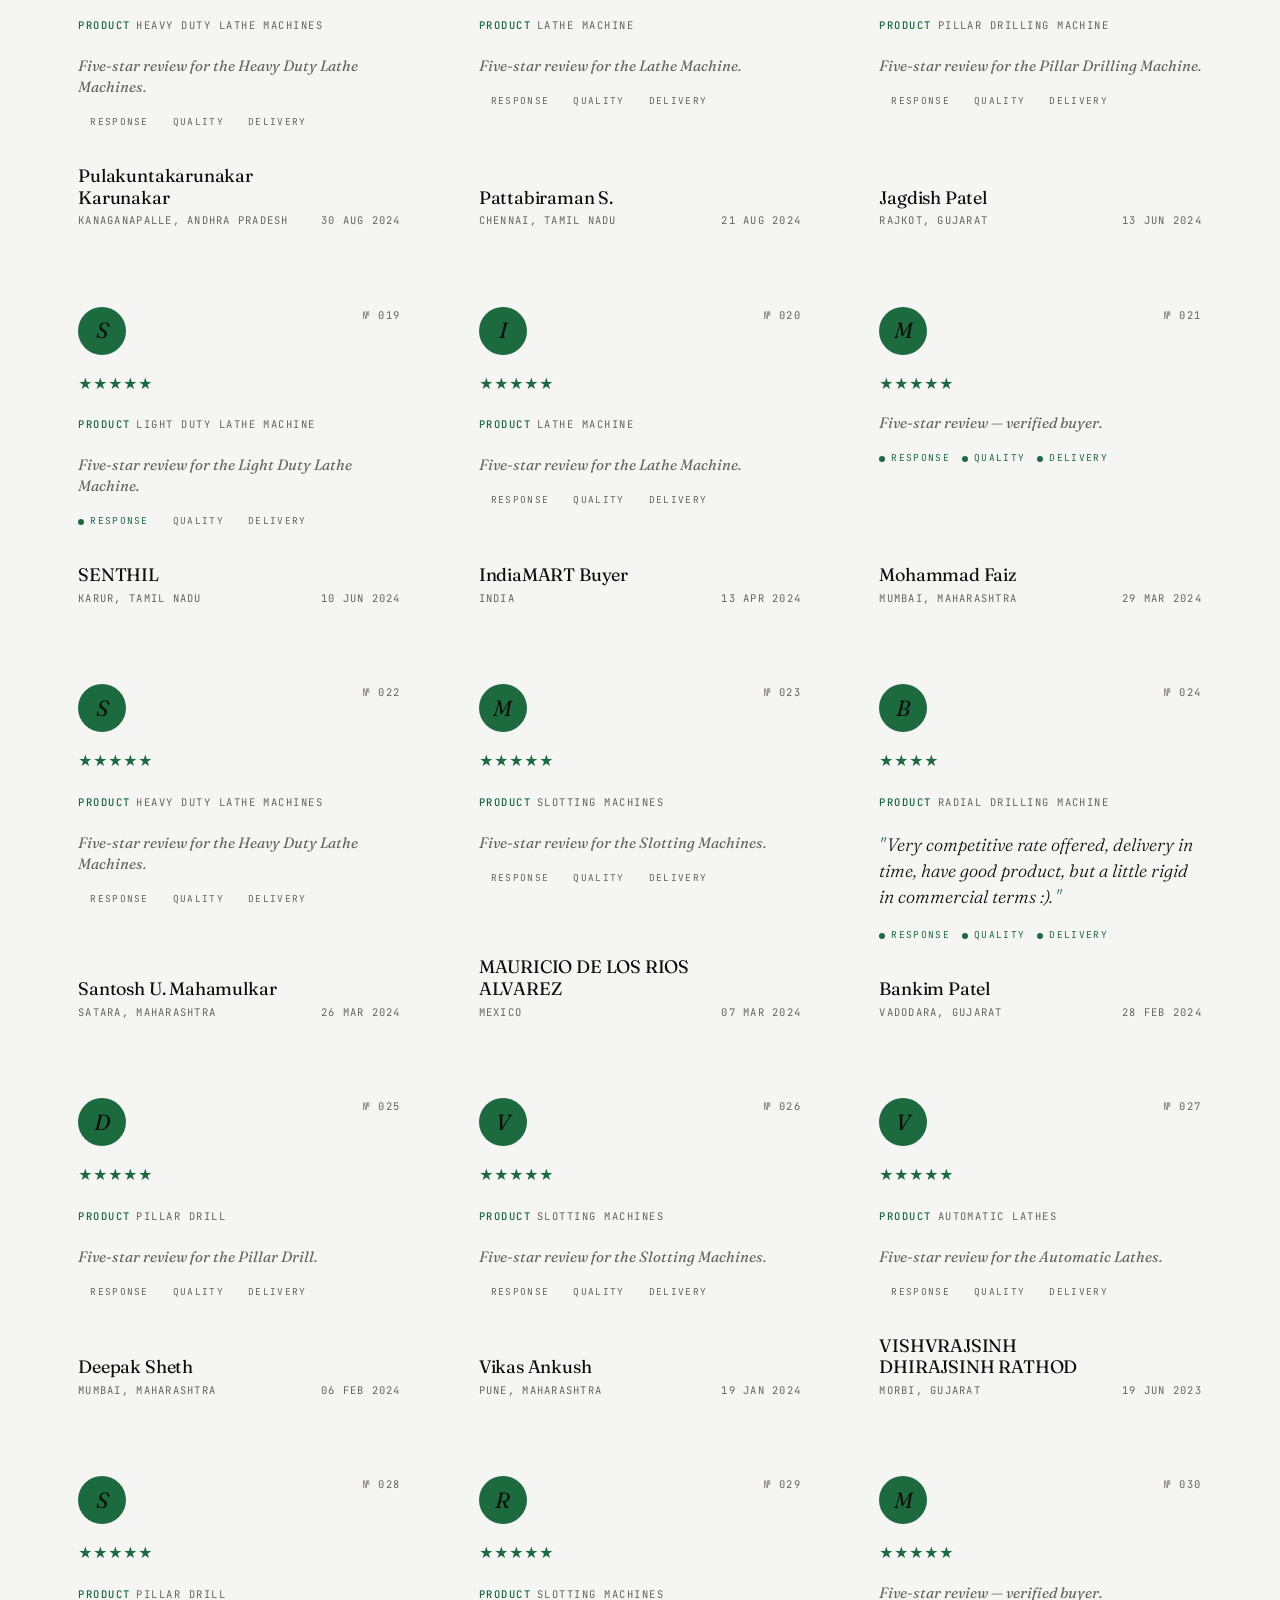
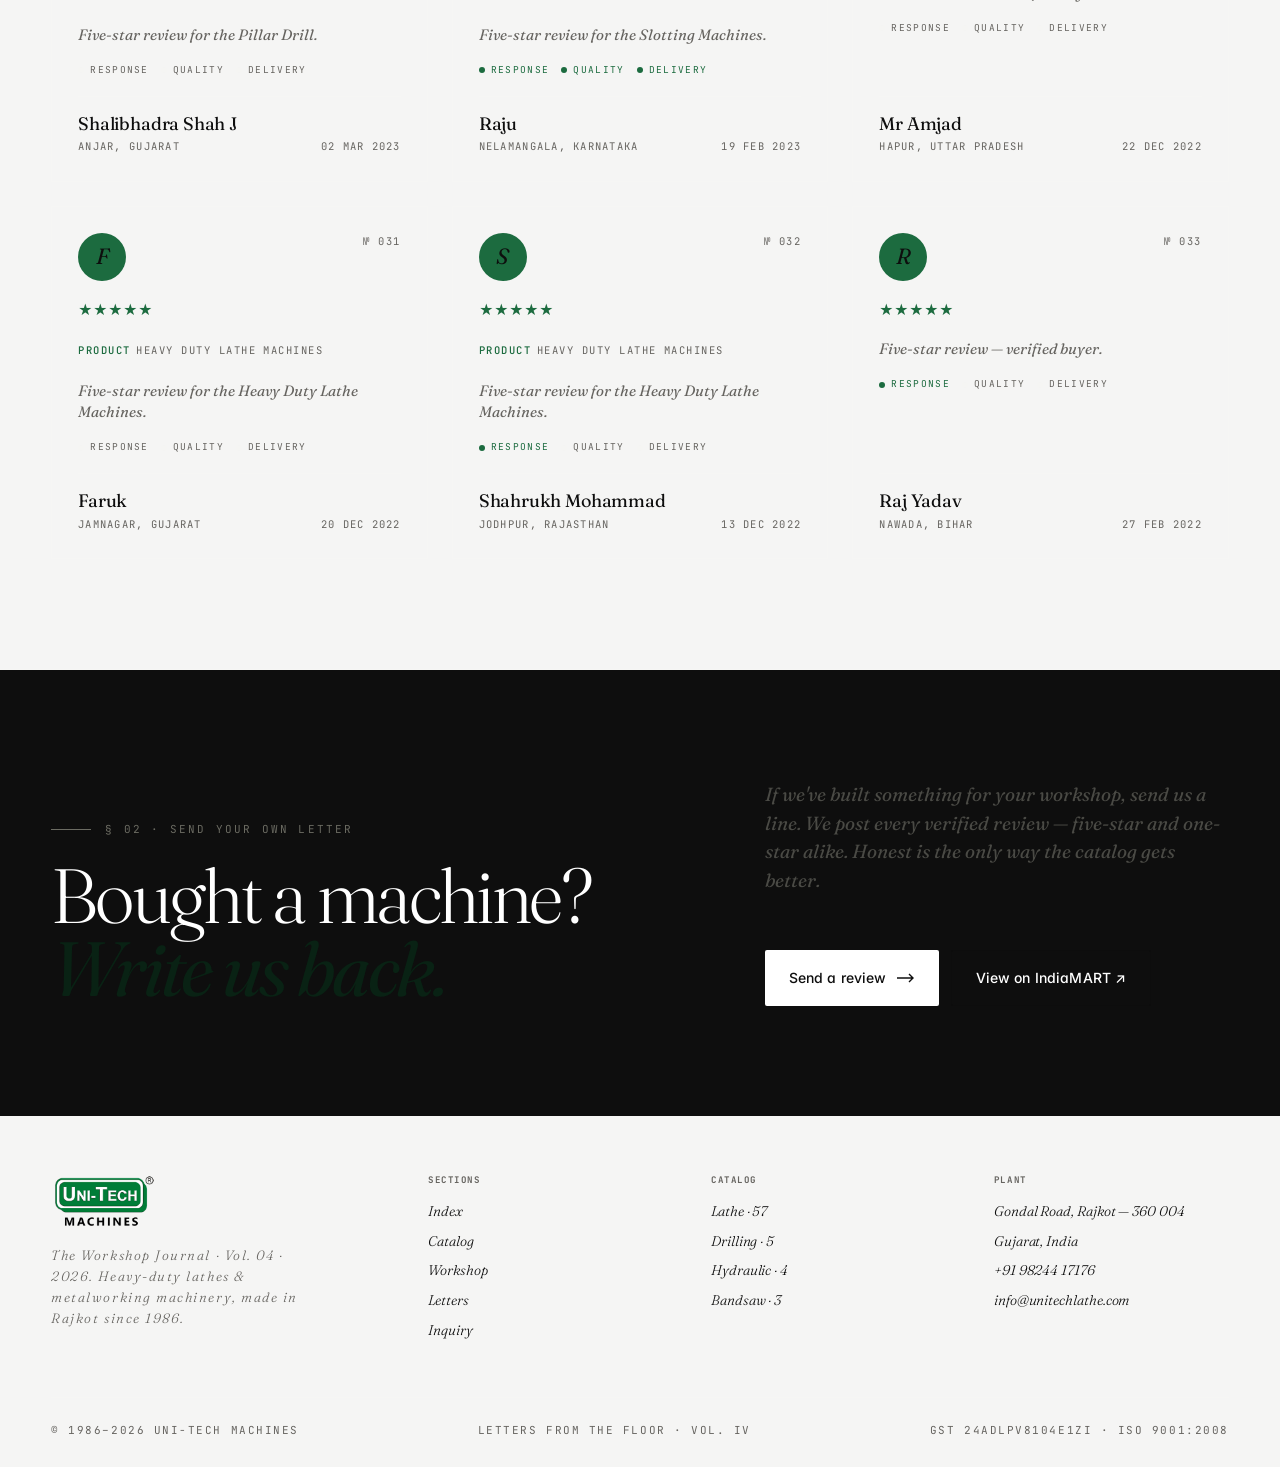
<file: testimonials-journal.html>
<!doctype html>
<html lang="en">
<head>
  <meta charset="UTF-8" />
  <meta name="viewport" content="width=device-width, initial-scale=1" />

  <!-- Primary SEO -->
  <title>Letters from the Floor — 33 Customer Reviews | Uni-Tech Machines</title>
  <meta name="description" content="Thirty-three verified customer reviews of Uni-Tech lathe, drilling, slotting and hydraulic press machines. 4.3 / 5 average rating. Letters from sugar mills, paper mills, tool rooms, ITI workshops and contract turners across India and beyond." />
  <meta name="keywords" content="Uni-Tech reviews, lathe machine reviews India, IndiaMART verified reviews, customer testimonials lathe, Rajkot lathe reviews" />
  <meta name="author" content="Uni-Tech Machines" />
  <meta name="robots" content="index, follow, max-image-preview:large" />
  <link rel="canonical" href="https://unitechlathe.com/testimonials.html" />
  <meta name="theme-color" content="#0E8A47" />
  <link rel="icon" href="img/logos/fevicon.png" />
  <link rel="apple-touch-icon" href="img/logos/unitech-logo-rounded.png" />
  <link rel="manifest" href="manifest.webmanifest" />
  <meta name="format-detection" content="telephone=yes" />
  <meta name="mobile-web-app-capable" content="yes" />

  <!-- Open Graph -->
  <meta property="og:type" content="website" />
  <meta property="og:site_name" content="Uni-Tech Machines" />
  <meta property="og:title" content="Letters from the Floor — 33 Customer Reviews | Uni-Tech Machines" />
  <meta property="og:description" content="Thirty-three verified customer reviews of Uni-Tech lathe, drilling, slotting and hydraulic press machines. 4.3 / 5 average rating. Letters from sugar mills, paper mills, tool rooms, ITI workshops and contract turners across India and beyond." />
  <meta property="og:url" content="https://unitechlathe.com/testimonials.html" />
  <meta property="og:image" content="https://unitechlathe.com/img/products/heavy-duty-gear-head-lathe-machine.jpg" />
  <meta property="og:locale" content="en_IN" />

  <!-- Twitter -->
  <meta name="twitter:card" content="summary_large_image" />
  <meta name="twitter:title" content="Letters from the Floor — 33 Customer Reviews | Uni-Tech Machines" />
  <meta name="twitter:description" content="Thirty-three verified customer reviews of Uni-Tech lathe, drilling, slotting and hydraulic press machines. 4.3 / 5 average rating. Letters from sugar mills, paper mills, tool rooms, ITI workshops and contract turners across India and beyond." />
  <meta name="twitter:image" content="https://unitechlathe.com/img/products/heavy-duty-gear-head-lathe-machine.jpg" />
  <link rel="preconnect" href="https://fonts.googleapis.com" />
  <link rel="preconnect" href="https://fonts.gstatic.com" crossorigin />
  <link href="https://fonts.googleapis.com/css2?family=Fraunces:ital,opsz,wght@0,9..144,300..700;1,9..144,300..700&family=Inter:wght@300;400;500;600;700&family=JetBrains+Mono:wght@400;500&display=swap" rel="stylesheet" />
  <link rel="stylesheet" href="css/base.css" />
  <!-- Published theme (overwritten by Theme Studio → Publish to site). Loads BEFORE customizer JS so visitors get the published theme with no flash. -->
  <link rel="stylesheet" href="css/theme-published.css" id="utm-theme-published" />
  <!-- Theme Studio — live color/font customizer. Activates with ?customize or Ctrl+Shift+T -->
  <script src="js/theme-customizer.js" defer></script>
  <style>
    body{ background: var(--ink-2); }

    /* shared chrome */
    .masthead{ padding: 28px 0 18px; border-bottom: 1px solid rgba(245,244,239,.08); }
    .masthead-inner{ display:grid; grid-template-columns: 1fr auto 1fr; gap: 24px; align-items: center; }
    .masthead .left,.masthead .right{ font-family: var(--f-mono); font-size: 11px; letter-spacing:.14em; text-transform:uppercase; color: var(--bone-mute); }
    .masthead .right{ text-align: right; }
    .masthead .center{ font-family: var(--f-display); font-style: italic; font-weight: 300; font-size: 32px; letter-spacing: -0.01em; text-align: center; }
    .masthead .center small{ display:block; font-family: var(--f-mono); font-size: 10.5px; letter-spacing:.18em; text-transform: uppercase; color: var(--bone-mute); margin-top: 6px; font-style: normal; }

    .nav2{ display:flex; justify-content:space-between; align-items: center; padding: 14px 0; border-bottom: 1px solid rgba(245,244,239,.08); position: sticky; top:0; z-index: 50; background: rgba(18,18,18,.85); backdrop-filter: blur(12px); }
    .nav2 .wrap{ display:flex; justify-content:space-between; align-items: center; }
    .nav2-links{ display:flex; gap: 36px; }
    .nav2-links a{ font-family: var(--f-sans); font-size: 13px; color: var(--bone); letter-spacing: 0.02em; padding-bottom: 4px; border-bottom: 1px solid transparent; }
    .nav2-links a:hover, .nav2-links a.active{ border-color: var(--rust); color: var(--rust); }
    .nav2 .meta{ font-family: var(--f-mono); font-size: 11px; letter-spacing:.12em; color: var(--bone-mute); text-transform: uppercase; }
    .nav2 .meta b{ color: var(--bone); font-weight: 500; }

    .smark{ font-family: var(--f-mono); font-size: 11px; letter-spacing: .2em; text-transform: uppercase; color: var(--bone-mute); display:flex; align-items:center; gap: 14px; margin-bottom: 36px; }
    .smark .line{ flex: 1; height:1px; background: rgba(245,244,239,.12); }

    /* Hero */
    .t-hero{ padding: 80px 0 96px; border-bottom: 1px solid rgba(245,244,239,.08); }
    .t-hero-grid{ display:grid; grid-template-columns: 1.5fr 1fr; gap: 64px; align-items: end; }
    .t-hero h1{ font-family: var(--f-display); font-weight: 300; font-size: clamp(60px, 8vw, 132px); line-height: 0.9; letter-spacing: -0.04em; max-width: 13ch; }
    .t-hero h1 em{ font-style: italic; font-weight: 400; }
    .t-hero h1 .ru{ color: var(--rust); font-style: italic; }
    .t-hero .deck{ font-family: var(--f-display); font-style: italic; font-weight: 300; font-size: 22px; line-height: 1.45; color: var(--bone); opacity: .85; max-width: 38ch; }

    /* Rating summary */
    .rating-card{
      margin-top: 64px;
      display:grid; grid-template-columns: 1.2fr 2fr 1fr; gap: 0;
      border: 1px solid rgba(245,244,239,.12);
      background: rgba(245,244,239,.02);
    }
    .rating-score{ padding: 36px 32px; border-right: 1px solid rgba(245,244,239,.08); display:flex; flex-direction: column; gap: 14px; }
    .rating-score .label{ font-family: var(--f-mono); font-size: 10.5px; letter-spacing: .18em; text-transform: uppercase; color: var(--bone-mute); }
    .rating-score .num{ font-family: var(--f-display); font-weight: 300; font-size: clamp(80px, 9vw, 124px); line-height: 0.85; letter-spacing: -0.04em; }
    .rating-score .num em{ font-style: italic; color: var(--rust); font-size: 0.55em; font-weight: 400; }
    .rating-score .stars{ display:flex; gap: 4px; color: var(--rust); font-size: 22px; }
    .rating-score .total{ font-family: var(--f-mono); font-size: 11px; letter-spacing: .14em; text-transform: uppercase; color: var(--bone-mute); }

    .rating-bars{ padding: 36px 32px; border-right: 1px solid rgba(245,244,239,.08); display:flex; flex-direction: column; gap: 14px; }
    .rating-bars .row{ display:grid; grid-template-columns: 50px 1fr 50px; gap: 16px; align-items: center; }
    .rating-bars .star{ font-family: var(--f-mono); font-size: 11px; color: var(--bone-mute); letter-spacing: .08em; text-transform: uppercase; }
    .rating-bars .bar{ height: 6px; background: rgba(245,244,239,.08); border-radius: 100px; overflow: hidden; }
    .rating-bars .bar > div{ height: 100%; background: var(--rust); border-radius: 100px; transition: width .6s var(--ease); }
    .rating-bars .pct{ font-family: var(--f-mono); font-size: 11px; color: var(--bone); letter-spacing: .04em; text-align: right; }

    .rating-sat{ padding: 36px 28px; display:flex; flex-direction: column; gap: 18px; justify-content: center; }
    .rating-sat .item{
      display:flex; justify-content: space-between; align-items: center;
      padding-bottom: 12px; border-bottom: 1px solid rgba(245,244,239,.08);
    }
    .rating-sat .item:last-child{ border-bottom: 0; padding-bottom: 0; }
    .rating-sat .item .k{ font-family: var(--f-mono); font-size: 10.5px; letter-spacing: .14em; text-transform: uppercase; color: var(--bone-mute); }
    .rating-sat .item .v{ font-family: var(--f-display); font-size: 30px; line-height: 1; letter-spacing: -0.02em; color: var(--rust); font-style: italic; }
    .rating-sat .item .v small{ font-family: var(--f-mono); font-style: normal; font-size: 11px; color: var(--bone-mute); letter-spacing: .14em; margin-left: 4px; }

    /* Filter bar */
    .filter-bar{
      padding: 24px 0;
      border-bottom: 1px solid rgba(245,244,239,.08);
      display:flex; justify-content: space-between; align-items: center; gap: 24px; flex-wrap: wrap;
      font-family: var(--f-mono); font-size: 11px; letter-spacing: .14em; text-transform: uppercase; color: var(--bone-mute);
      position: sticky; top: 50px; z-index: 40;
      background: rgba(18,18,18,.92); backdrop-filter: blur(14px);
    }
    .filter-bar .count{ color: var(--bone); }
    .filter-bar .count b{ color: var(--rust); }
    .filter-bar select{
      background: transparent; border: 0; color: var(--bone);
      font-family: var(--f-mono); font-size: 11.5px; letter-spacing: .12em; text-transform: uppercase;
      cursor: pointer; padding: 4px 22px 4px 4px;
      background-image: url("data:image/svg+xml,%3Csvg xmlns='http://www.w3.org/2000/svg' width='10' height='6' viewBox='0 0 10 6' fill='none'%3E%3Cpath d='M1 1l4 4 4-4' stroke='%23a8a69b' stroke-width='1.4'/%3E%3C/svg%3E");
      background-repeat: no-repeat; background-position: right 0 center;
      -webkit-appearance: none; appearance: none;
    }
    .filter-bar select option{ background: var(--ink-2); color: var(--bone); }

    /* Testimonial grid */
    .letters{ padding: 64px 0 110px; border-bottom: 1px solid rgba(245,244,239,.08); }
    .letters-grid{ display:grid; grid-template-columns: repeat(3, 1fr); gap: 24px; }

    .letter{
      background: var(--ink-2); border: 1px solid rgba(245,244,239,.06);
      padding: 26px; display:flex; flex-direction: column; gap: 18px;
      min-height: 280px;
      transition: border-color .25s var(--ease), transform .25s var(--ease);
      position: relative;
    }
    .letter:hover{ border-color: rgba(14,138,71,.5); transform: translateY(-2px); }
    .letter .top{
      display:flex; justify-content: space-between; align-items: flex-start; gap: 16px;
    }
    .letter .avatar{
      width: 48px; height: 48px; border-radius: 50%;
      background: var(--rust); color: var(--bone);
      display:grid; place-items: center;
      font-family: var(--f-display); font-style: italic; font-size: 22px; font-weight: 400;
      flex-shrink: 0;
    }
    .letter .num{ font-family: var(--f-mono); font-size: 10.5px; color: var(--bone-mute); letter-spacing: .14em; }
    .letter .stars{ display:flex; gap: 2px; color: var(--rust); font-size: 14px; }
    .letter .product{
      font-family: var(--f-mono); font-size: 10.5px; letter-spacing: .14em; text-transform: uppercase;
      color: var(--bone-mute);
      padding: 4px 0;
    }
    .letter .product b{ color: var(--rust); margin-right: 6px; font-weight: 500; }
    .letter .quote{
      font-family: var(--f-display); font-style: italic; font-weight: 300;
      font-size: 18px; line-height: 1.45; color: var(--bone);
    }
    .letter .quote::before{ content: '"'; font-style: italic; color: var(--rust); margin-right: 2px; }
    .letter .quote::after{ content: '"'; font-style: italic; color: var(--rust); margin-left: 2px; }
    .letter .empty-quote{
      font-family: var(--f-display); font-style: italic; color: var(--bone-mute);
      font-size: 15px; line-height: 1.4;
    }
    .letter .marks{ display:flex; gap: 12px; }
    .letter .mark{
      font-family: var(--f-mono); font-size: 9.5px; letter-spacing: .14em; text-transform: uppercase;
      color: var(--bone-mute);
      display:inline-flex; align-items: center; gap: 6px;
    }
    .letter .mark.on{ color: var(--rust); }
    .letter .mark::before{ content: ""; width: 6px; height: 6px; border-radius: 50%; background: rgba(245,244,239,.2); }
    .letter .mark.on::before{ background: var(--rust); }
    .letter .signature{
      margin-top: auto;
      padding-top: 16px;
      border-top: 1px solid rgba(245,244,239,.08);
      display:flex; justify-content: space-between; align-items: end; gap: 12px;
    }
    .letter .signature .name{
      font-family: var(--f-display); font-size: 18px; line-height: 1.2; letter-spacing: -0.01em;
    }
    .letter .signature .loc{
      font-family: var(--f-mono); font-size: 10.5px; letter-spacing: .12em; color: var(--bone-mute); text-transform: uppercase;
      margin-top: 4px;
    }
    .letter .signature .date{
      font-family: var(--f-mono); font-size: 10.5px; letter-spacing: .12em; color: var(--bone-mute); text-transform: uppercase;
      white-space: nowrap; text-align: right;
    }

    .empty-state{ padding: 64px 0; text-align: center; color: var(--bone-mute); font-family: var(--f-display); font-style: italic; font-size: 22px; display: none; }
    .empty-state.show{ display: block; }

    /* CTA */
    .t-cta{ background: var(--bone); color: var(--ink); padding: 110px 0; }
    .t-cta .wrap{ display:grid; grid-template-columns: 1.4fr 1fr; gap: 64px; align-items: end; }
    .t-cta h2{ font-family: var(--f-display); font-weight: 300; font-size: clamp(48px, 6vw, 96px); line-height: 0.95; letter-spacing: -0.035em; }
    .t-cta h2 em{ font-style: italic; color: var(--rust-deep); font-weight: 400; }
    .t-cta .signature{ font-family: var(--f-display); font-style: italic; font-size: 19px; line-height: 1.5; color: #4a4a45; max-width: 42ch; }
    .t-cta .btn{ padding: 16px 24px; background: var(--ink); color: var(--bone); margin-top: 28px; margin-right: 12px; }
    .t-cta .btn:hover{ background: var(--rust); color: var(--ink); }
    .t-cta .btn-alt{ background: transparent; color: var(--ink); border: 1px solid rgba(10,10,10,.2); }
    .t-cta .btn-alt:hover{ background: var(--ink); color: var(--bone); }

    /* Colophon */
    .colophon{ background: var(--ink-2); color: var(--bone-mute); border-top: 1px solid rgba(245,244,239,.1); padding: 56px 0 28px; font-family: var(--f-mono); font-size: 11px; letter-spacing: .14em; text-transform: uppercase; }
    .colophon .grid-foot{ display:grid; grid-template-columns: 1.4fr 1fr 1fr 1fr; gap: 48px; }
    .colophon h5{ color: var(--bone-mute); margin-bottom: 14px; }
    .colophon ul{ display:flex; flex-direction: column; gap: 8px; }
    .colophon ul li{ font-family: var(--f-display); font-size: 14px; text-transform: none; letter-spacing: -0.005em; color: var(--bone); font-style: italic; font-weight: 300; }
    .colophon ul li a:hover{ color: var(--rust); }
    .colophon .title-sub{ font-family: var(--f-display); font-size: 13.5px; color: var(--bone-mute); margin-top: 8px; max-width: 32ch; line-height: 1.55; font-style: italic; font-weight: 300; text-transform: none; }
    .colophon .row-bottom{ display:flex; justify-content:space-between; align-items: center; padding-top: 24px; border-top: 1px solid rgba(245,244,239,.08); margin-top: 56px; }

    @media (max-width: 1100px){
      .masthead-inner{ grid-template-columns: 1fr; text-align: center; }
      .masthead .left,.masthead .right{ text-align: center; }
      .t-hero-grid{ grid-template-columns: 1fr; gap: 32px; }
      .rating-card{ grid-template-columns: 1fr; }
      .rating-score, .rating-bars{ border-right: 0; border-bottom: 1px solid rgba(245,244,239,.08); }
      .letters-grid{ grid-template-columns: 1fr 1fr; }
      .t-cta .wrap{ grid-template-columns: 1fr; gap: 24px; }
      .colophon .grid-foot{ grid-template-columns: 1fr 1fr; gap: 32px; }
    }
    @media (max-width: 640px){
      .letters-grid{ grid-template-columns: 1fr; }
    }
  </style>
<script src="js/site.js" defer></script>
</head>
<body>

  <!-- masthead -->
  <header class="masthead">
    <div class="wrap masthead-inner">
      <div class="left">Vol. 04 · Letters from the floor</div>
      <div class="center"><img src="img/logos/unitech-logo-only.png" width="320" height="170" alt="Uni-Tech" class="brand-logo" data-utm-logo loading="eager" decoding="async" fetchpriority="high" /><small>The Workshop Journal · est. 1986</small></div>
      <div class="right">33 reviews · 4.3 / 5</div>
    </div>
  </header>

  <!-- nav -->
  <nav class="nav2">
    <div class="wrap">
      <div class="nav2-links">
        <a href="index.html">Index</a>
        <a href="catalog.html">Catalog</a>
        <a href="about.html">Workshop</a>
        <a href="testimonials.html" class="active">Letters</a>
        <a href="contact.html">Inquiry</a>
      </div>
      <div class="meta">Sales · <b>+91 98244 17176</b></div>
    </div>
  </nav>


  <main>
  <!-- Hero + rating summary -->
  <section class="t-hero" data-screen-label="Testimonials">
    <div class="wrap">
      <div class="smark"><span>§ 00 · Letters from the floor</span><span class="line"></span><span>33 reviews · IndiaMART verified</span></div>
      <div class="t-hero-grid">
        <h1>What the<br /><em>workshop</em><br /><span class="ru">sends back.</span></h1>
        <p class="deck">Thirty-three reviews from sugar mills, paper mills, tool rooms, ITI workshops and contract turners — across India and beyond. Sourced from our IndiaMART verified-buyer record.</p>
      </div>

      <!-- Rating summary card -->
      <div class="rating-card">
        <div class="rating-score">
          <span class="label">Overall rating</span>
          <div class="num">4.3<em> / 5</em></div>
          <div class="stars">★★★★<span style="color: rgba(245,244,239,.2);">★</span></div>
          <span class="total">From 33 verified reviews</span>
        </div>
        <div class="rating-bars">
          <div class="row"><span class="star">5 ★</span><div class="bar"><div style="width: 58%;"></div></div><span class="pct">58%</span></div>
          <div class="row"><span class="star">4 ★</span><div class="bar"><div style="width: 12%;"></div></div><span class="pct">12%</span></div>
          <div class="row"><span class="star">3 ★</span><div class="bar"><div style="width: 12%;"></div></div><span class="pct">12%</span></div>
          <div class="row"><span class="star">2 ★</span><div class="bar"><div style="width: 3%;"></div></div><span class="pct">03%</span></div>
          <div class="row"><span class="star">1 ★</span><div class="bar"><div style="width: 15%;"></div></div><span class="pct">15%</span></div>
        </div>
        <div class="rating-sat">
          <div class="item"><span class="k">Response</span><span class="v">100<small>%</small></span></div>
          <div class="item"><span class="k">Quality</span><span class="v">100<small>%</small></span></div>
          <div class="item"><span class="k">Delivery</span><span class="v">100<small>%</small></span></div>
        </div>
      </div>
    </div>
  </section>

  <!-- Filter bar -->
  <div class="filter-bar">
    <div class="wrap" style="display:flex; justify-content: space-between; align-items: center; gap: 24px; flex-wrap: wrap;">
      <span class="count">§ 01 · Showing <b id="count">33</b> of 33 letters</span>
      <span style="display:flex; gap: 24px; align-items: center;">
        <span>Filter
          <select id="filter">
            <option value="">All categories</option>
            <option value="lathe">Lathe Machines</option>
            <option value="drilling">Drilling</option>
            <option value="press">Hydraulic Press</option>
            <option value="bandsaw">Bandsaw</option>
            <option value="slotting">Slotting</option>
            <option value="other">Other / Uncategorised</option>
          </select>
        </span>
        <span>Sort
          <select id="sort">
            <option value="recent">Most recent</option>
            <option value="oldest">Oldest first</option>
            <option value="text">Reviews with text first</option>
          </select>
        </span>
      </span>
    </div>
  </div>

  <!-- Letters grid -->
  <section class="letters">
    <div class="wrap">
      <div class="empty-state" id="empty">No letters match those filters. Try clearing them.</div>
      <div class="letters-grid" id="grid"></div>
    </div>
  </section>

  <!-- CTA -->
  <section class="t-cta">
    <div class="wrap">
      <div>
        <div class="smark" style="color: #6b6b62; margin-bottom: 22px;"><span style="height:1px; width: 40px; background: #6b6b62;"></span><span>§ 02 · Send your own letter</span></div>
        <h2>Bought a machine?<br /><em>Write us back.</em></h2>
      </div>
      <div>
        <p class="signature">If we've built something for your workshop, send us a line. We post every verified review — five-star and one-star alike. Honest is the only way the catalog gets better.</p>
        <div style="display:flex; gap: 0; flex-wrap: wrap; margin-top: 28px;">
          <a class="btn" href="contact.html">Send a review
            <svg class="arrow" viewBox="0 0 18 10" fill="none"><path d="M0 5h16M12 1l4 4-4 4" stroke="currentColor" stroke-width="1.4"/></svg>
          </a>
          <a class="btn btn-alt" href="https://www.indiamart.com" target="_blank" rel="noopener">View on IndiaMART ↗</a>
        </div>
      </div>
    </div>
  </section>

  </main>

  <!-- Colophon -->
  <footer class="colophon">
    <div class="wrap">
      <div class="grid-foot">
        <div>
          <img src="img/logos/unitech-logo-only.png" width="320" height="170" alt="Uni-Tech" class="brand-logo sm" data-utm-logo loading="lazy" decoding="async" />
          <div class="title-sub">The Workshop Journal · Vol. 04 · 2026. Heavy-duty lathes &amp; metalworking machinery, made in Rajkot since 1986.</div>
        </div>
        <div>
          <h5>Sections</h5>
          <ul>
            <li><a href="index.html">Index</a></li>
            <li><a href="catalog.html">Catalog</a></li>
            <li><a href="about.html">Workshop</a></li>
            <li><a href="testimonials.html">Letters</a></li>
            <li><a href="contact.html">Inquiry</a></li>
          </ul>
        </div>
        <div>
          <h5>Catalog</h5>
          <ul>
            <li><a href="catalog.html?cat=lathe">Lathe · 57</a></li>
            <li><a href="catalog.html?cat=drilling">Drilling · 5</a></li>
            <li><a href="catalog.html?cat=hydraulic">Hydraulic · 4</a></li>
            <li><a href="catalog.html?cat=bandsaw">Bandsaw · 3</a></li>
          </ul>
        </div>
        <div>
          <h5>Plant</h5>
          <ul>
            <li>Gondal Road, Rajkot — 360 004</li>
            <li>Gujarat, India</li>
            <li><a href="tel:+919824417176">+91 98244 17176</a></li>
            <li><a href="mailto:info@unitechlathe.com">info@unitechlathe.com</a></li>
          </ul>
        </div>
      </div>
      <div class="row-bottom">
        <span>© 1986–2026 Uni-Tech Machines</span>
        <span>Letters from the Floor · Vol. IV</span>
        <span>GST 24ADLPV8104E1ZI · ISO 9001:2008</span>
      </div>
    </div>
  </footer>

  <script>
    // ===== Testimonial data — from IndiaMART verified reviews =====
    const REVIEWS = [
      // The 33 reviews — sorted by date descending in this declaration
      { i:'P', name:'Praveenjangid', loc:'Jodhpur, Rajasthan',           rating:5, date:'2026-05-10', product:'Lathe Machine',          text:'',           cat:'lathe',    flags:{} },
      { i:'P', name:'Pravin',        loc:'Ahmedabad, Gujarat',           rating:5, date:'2026-04-08', product:'Metal Band Saw Machine', text:'',           cat:'bandsaw',  flags:{} },
      { i:'R', name:'Raju',          loc:'Faridabad, Haryana',           rating:5, date:'2026-04-07', product:'Medium Duty Lathe Machine', text:'',        cat:'lathe',    flags:{} },
      { i:'N', name:'Naresh Suthar', loc:'Barmer, Rajasthan',            rating:5, date:'2026-02-09', product:'Geared Lathes',          text:'',           cat:'lathe',    flags:{response:true, quality:true, delivery:true} },
      { i:'R', name:'RANJAN Ji',     loc:'Muzaffarpur, Bihar',           rating:5, date:'2025-09-19', product:'Used Lathe Machine',     text:'',           cat:'lathe',    flags:{} },
      { i:'T', name:'Taushif Khan',  loc:'Karanja, Maharashtra',         rating:5, date:'2025-09-02', product:'Light Duty Lathe Machine', text:'',         cat:'lathe',    flags:{} },
      { i:'S', name:'Sunilram',      loc:'Azamgarh, Uttar Pradesh',      rating:5, date:'2025-08-31', product:'',                       text:'',           cat:'other',    flags:{} },
      { i:'D', name:'Dhawal Rawal',  loc:'Chinchwad, Maharashtra',       rating:5, date:'2025-03-23', product:'Hydraulic Power Press',  text:'',           cat:'press',    flags:{} },
      { i:'S', name:'Syed Rafique Syed Gabbu', loc:'Akola, Maharashtra', rating:5, date:'2025-03-21', product:'Hydraulic Power Press',  text:'100 ton price 150 ton price.', cat:'press', flags:{response:true, quality:true} },
      { i:'M', name:'Mary Reena',    loc:'Bengaluru, Karnataka',         rating:5, date:'2025-03-18', product:'Light Duty Lathe Machine', text:'',         cat:'lathe',    flags:{response:true} },
      { i:'P', name:'P. P. Patel',   loc:'Ahmedabad, Gujarat',           rating:5, date:'2024-12-28', product:'Radial Drilling Machine',text:'',           cat:'drilling', flags:{} },
      { i:'S', name:'SANJAYKUMAR SHANTILAL JETHALOJA', loc:'Morbi, Gujarat', rating:5, date:'2024-11-29', product:'Radial Drilling Machine', text:'', cat:'drilling', flags:{} },
      { i:'R', name:'Rafikul Gazi',  loc:'Basirhat, West Bengal',        rating:5, date:'2024-10-27', product:'',                       text:'',           cat:'other',    flags:{} },
      { i:'N', name:'Naveen Kumar',  loc:'Agra, Uttar Pradesh',          rating:5, date:'2024-10-27', product:'Slotting Machines',      text:'',           cat:'slotting', flags:{} },
      { i:'S', name:'Shakir Tamboli',loc:'Islampur, Maharashtra',        rating:5, date:'2024-09-25', product:'Lathe Machine',          text:'',           cat:'lathe',    flags:{} },
      { i:'P', name:'Pulakuntakarunakar Karunakar', loc:'Kanaganapalle, Andhra Pradesh', rating:5, date:'2024-08-30', product:'Heavy Duty Lathe Machines', text:'', cat:'lathe', flags:{} },
      { i:'P', name:'Pattabiraman S.',loc:'Chennai, Tamil Nadu',         rating:5, date:'2024-08-21', product:'Lathe Machine',          text:'',           cat:'lathe',    flags:{} },
      { i:'J', name:'Jagdish Patel', loc:'Rajkot, Gujarat',              rating:5, date:'2024-06-13', product:'Pillar Drilling Machine',text:'',           cat:'drilling', flags:{} },
      { i:'S', name:'SENTHIL',       loc:'Karur, Tamil Nadu',            rating:5, date:'2024-06-10', product:'Light Duty Lathe Machine', text:'',         cat:'lathe',    flags:{response:true} },
      { i:'I', name:'IndiaMART Buyer', loc:'India',                      rating:5, date:'2024-04-13', product:'Lathe Machine',          text:'',           cat:'lathe',    flags:{} },
      { i:'M', name:'Mohammad Faiz', loc:'Mumbai, Maharashtra',          rating:5, date:'2024-03-29', product:'',                       text:'',           cat:'other',    flags:{response:true, quality:true, delivery:true} },
      { i:'S', name:'Santosh U. Mahamulkar', loc:'Satara, Maharashtra',  rating:5, date:'2024-03-26', product:'Heavy Duty Lathe Machines', text:'',        cat:'lathe',    flags:{} },
      { i:'M', name:'MAURICIO DE LOS RIOS ALVAREZ', loc:'Mexico',        rating:5, date:'2024-03-07', product:'Slotting Machines',      text:'',           cat:'slotting', flags:{} },
      { i:'B', name:'Bankim Patel',  loc:'Vadodara, Gujarat',            rating:4, date:'2024-02-28', product:'Radial Drilling Machine',text:'Very competitive rate offered, delivery in time, have good product, but a little rigid in commercial terms :).', cat:'drilling', flags:{response:true, quality:true, delivery:true} },
      { i:'D', name:'Deepak Sheth',  loc:'Mumbai, Maharashtra',          rating:5, date:'2024-02-06', product:'Pillar Drill',           text:'',           cat:'drilling', flags:{} },
      { i:'V', name:'Vikas Ankush',  loc:'Pune, Maharashtra',            rating:5, date:'2024-01-19', product:'Slotting Machines',      text:'',           cat:'slotting', flags:{} },
      { i:'V', name:'VISHVRAJSINH DHIRAJSINH RATHOD', loc:'Morbi, Gujarat', rating:5, date:'2023-06-19', product:'Automatic Lathes',    text:'',           cat:'lathe',    flags:{} },
      { i:'S', name:'Shalibhadra Shah J', loc:'Anjar, Gujarat',          rating:5, date:'2023-03-02', product:'Pillar Drill',           text:'',           cat:'drilling', flags:{} },
      { i:'R', name:'Raju',          loc:'Nelamangala, Karnataka',       rating:5, date:'2023-02-19', product:'Slotting Machines',      text:'',           cat:'slotting', flags:{response:true, quality:true, delivery:true} },
      { i:'M', name:'Mr Amjad',      loc:'Hapur, Uttar Pradesh',         rating:5, date:'2022-12-22', product:'',                       text:'',           cat:'other',    flags:{} },
      { i:'F', name:'Faruk',         loc:'Jamnagar, Gujarat',            rating:5, date:'2022-12-20', product:'Heavy Duty Lathe Machines', text:'',        cat:'lathe',    flags:{} },
      { i:'S', name:'Shahrukh Mohammad', loc:'Jodhpur, Rajasthan',       rating:5, date:'2022-12-13', product:'Heavy Duty Lathe Machines', text:'',        cat:'lathe',    flags:{response:true} },
      { i:'R', name:'Raj Yadav',     loc:'Nawada, Bihar',                rating:5, date:'2022-02-27', product:'',                       text:'',           cat:'other',    flags:{response:true} }
    ];

    // ===== Render =====
    const grid = document.getElementById('grid');
    const empty = document.getElementById('empty');
    const countEl = document.getElementById('count');
    const state = { filter: '', sort: 'recent' };

    function fmtDate(s){
      const [y, m, d] = s.split('-').map(n => parseInt(n, 10));
      const months = ['JAN','FEB','MAR','APR','MAY','JUN','JUL','AUG','SEP','OCT','NOV','DEC'];
      return `${String(d).padStart(2,'0')} ${months[m-1]} ${y}`;
    }
    function stars(r){
      let html = '';
      for (let i=1;i<=5;i++) html += i <= r ? '★' : '<span style="color:rgba(245,244,239,.2);">★</span>';
      return html;
    }
    function letterCard(r, idx){
      const noText = !r.text;
      const noProduct = !r.product;
      const marks = `
        <span class="mark ${r.flags.response ? 'on' : ''}">Response</span>
        <span class="mark ${r.flags.quality ? 'on' : ''}">Quality</span>
        <span class="mark ${r.flags.delivery ? 'on' : ''}">Delivery</span>`;
      const body = r.text
        ? `<p class="quote">${escapeHtml(r.text)}</p>`
        : `<p class="empty-quote">Five-star review ${r.product ? 'for the ' + escapeHtml(r.product) : '— verified buyer'}.</p>`;
      return `
        <article class="letter">
          <div class="top">
            <div class="avatar">${escapeHtml(r.i)}</div>
            <span class="num">№ ${String(idx).padStart(3, '0')}</span>
          </div>
          <div class="stars">${stars(r.rating)}</div>
          ${noProduct ? '' : `<div class="product"><b>Product</b>${escapeHtml(r.product)}</div>`}
          ${body}
          <div class="marks">${marks}</div>
          <div class="signature">
            <div>
              <div class="name">${escapeHtml(r.name)}</div>
              <div class="loc">${escapeHtml(r.loc)}</div>
            </div>
            <div class="date">${fmtDate(r.date)}</div>
          </div>
        </article>`;
    }
    function escapeHtml(s){ return String(s||'').replace(/[&<>"]/g, c => ({'&':'&amp;','<':'&lt;','>':'&gt;','"':'&quot;'}[c])); }

    function render(){
      let list = REVIEWS.slice();
      if (state.filter) list = list.filter(r => r.cat === state.filter);
      if (state.sort === 'recent') list.sort((a,b) => b.date.localeCompare(a.date));
      else if (state.sort === 'oldest') list.sort((a,b) => a.date.localeCompare(b.date));
      else if (state.sort === 'text') list.sort((a,b) => (b.text?1:0) - (a.text?1:0) || b.date.localeCompare(a.date));

      grid.innerHTML = list.map((r, i) => letterCard(r, i + 1)).join('');
      countEl.textContent = list.length;
      empty.classList.toggle('show', list.length === 0);
    }

    document.getElementById('filter').addEventListener('change', e => { state.filter = e.target.value; render(); });
    document.getElementById('sort').addEventListener('change', e => { state.sort = e.target.value; render(); });

    render();
  </script>

</body>
</html>
</file>
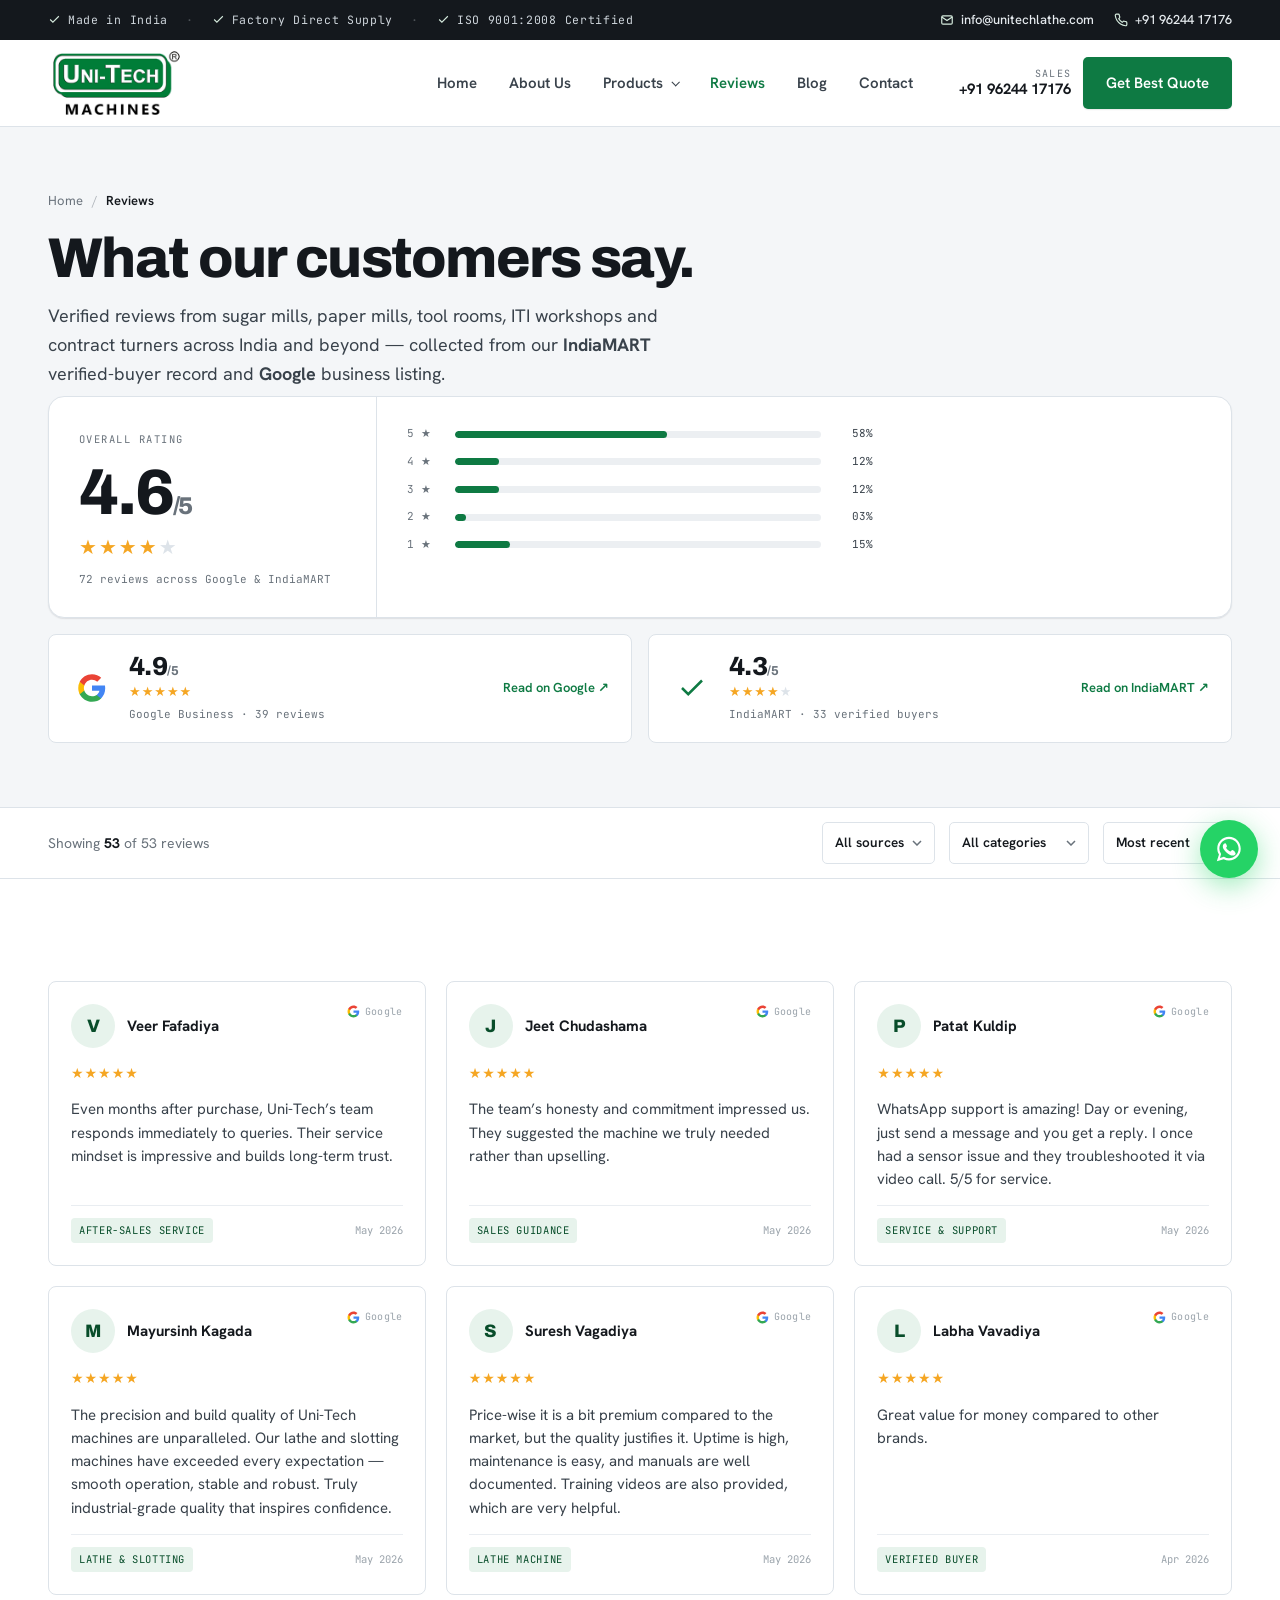
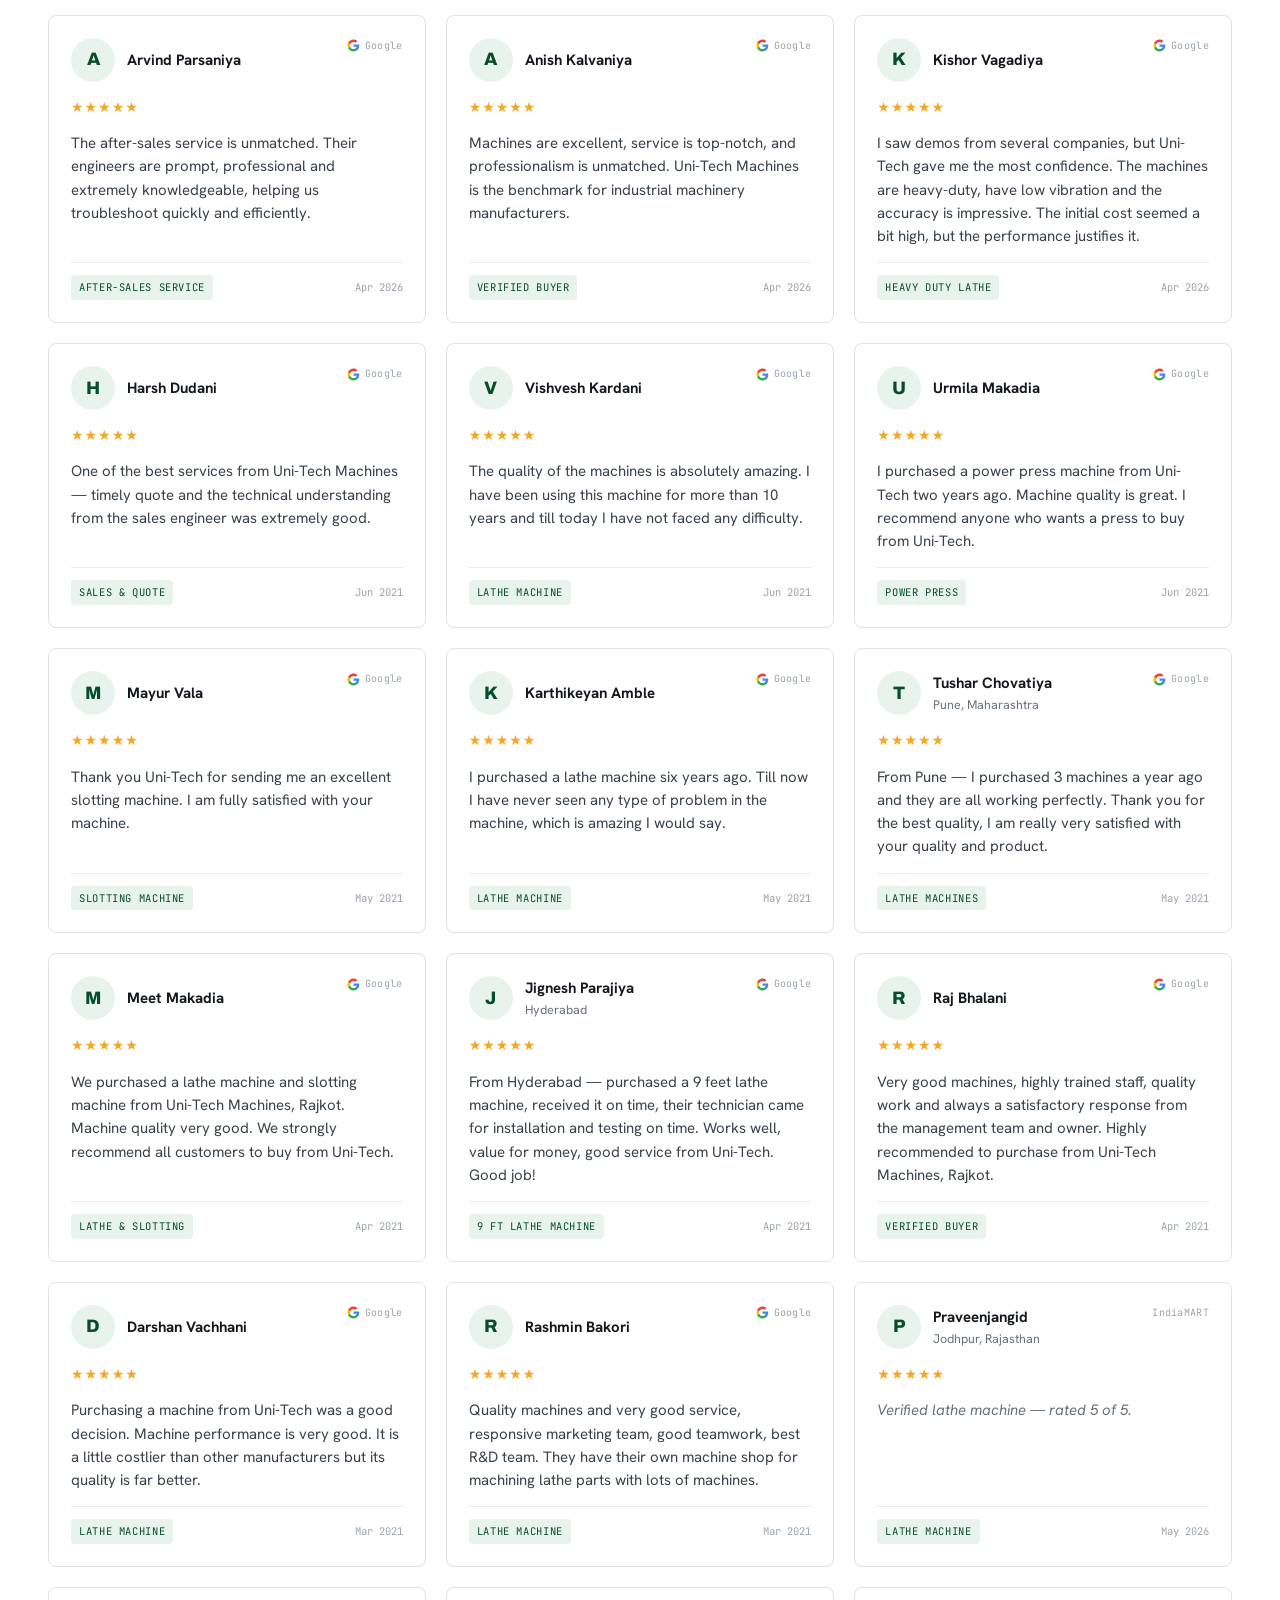
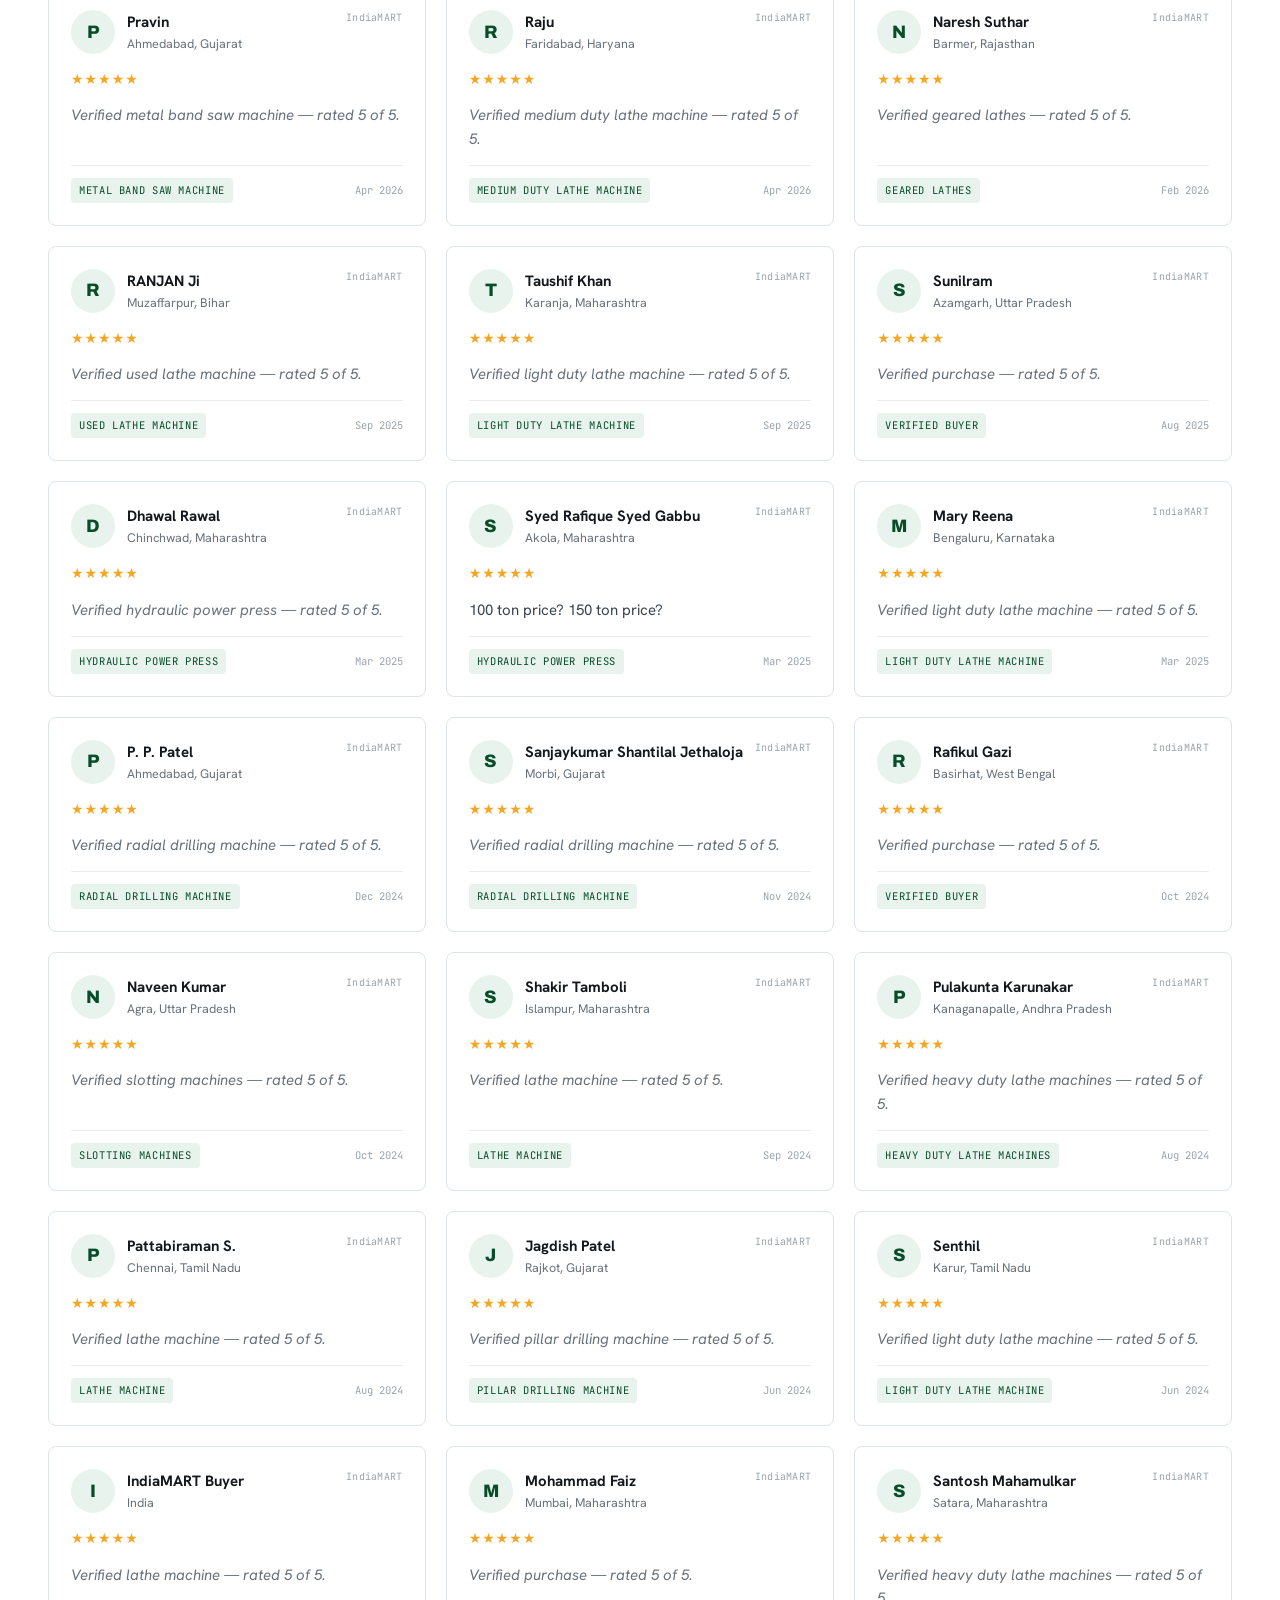
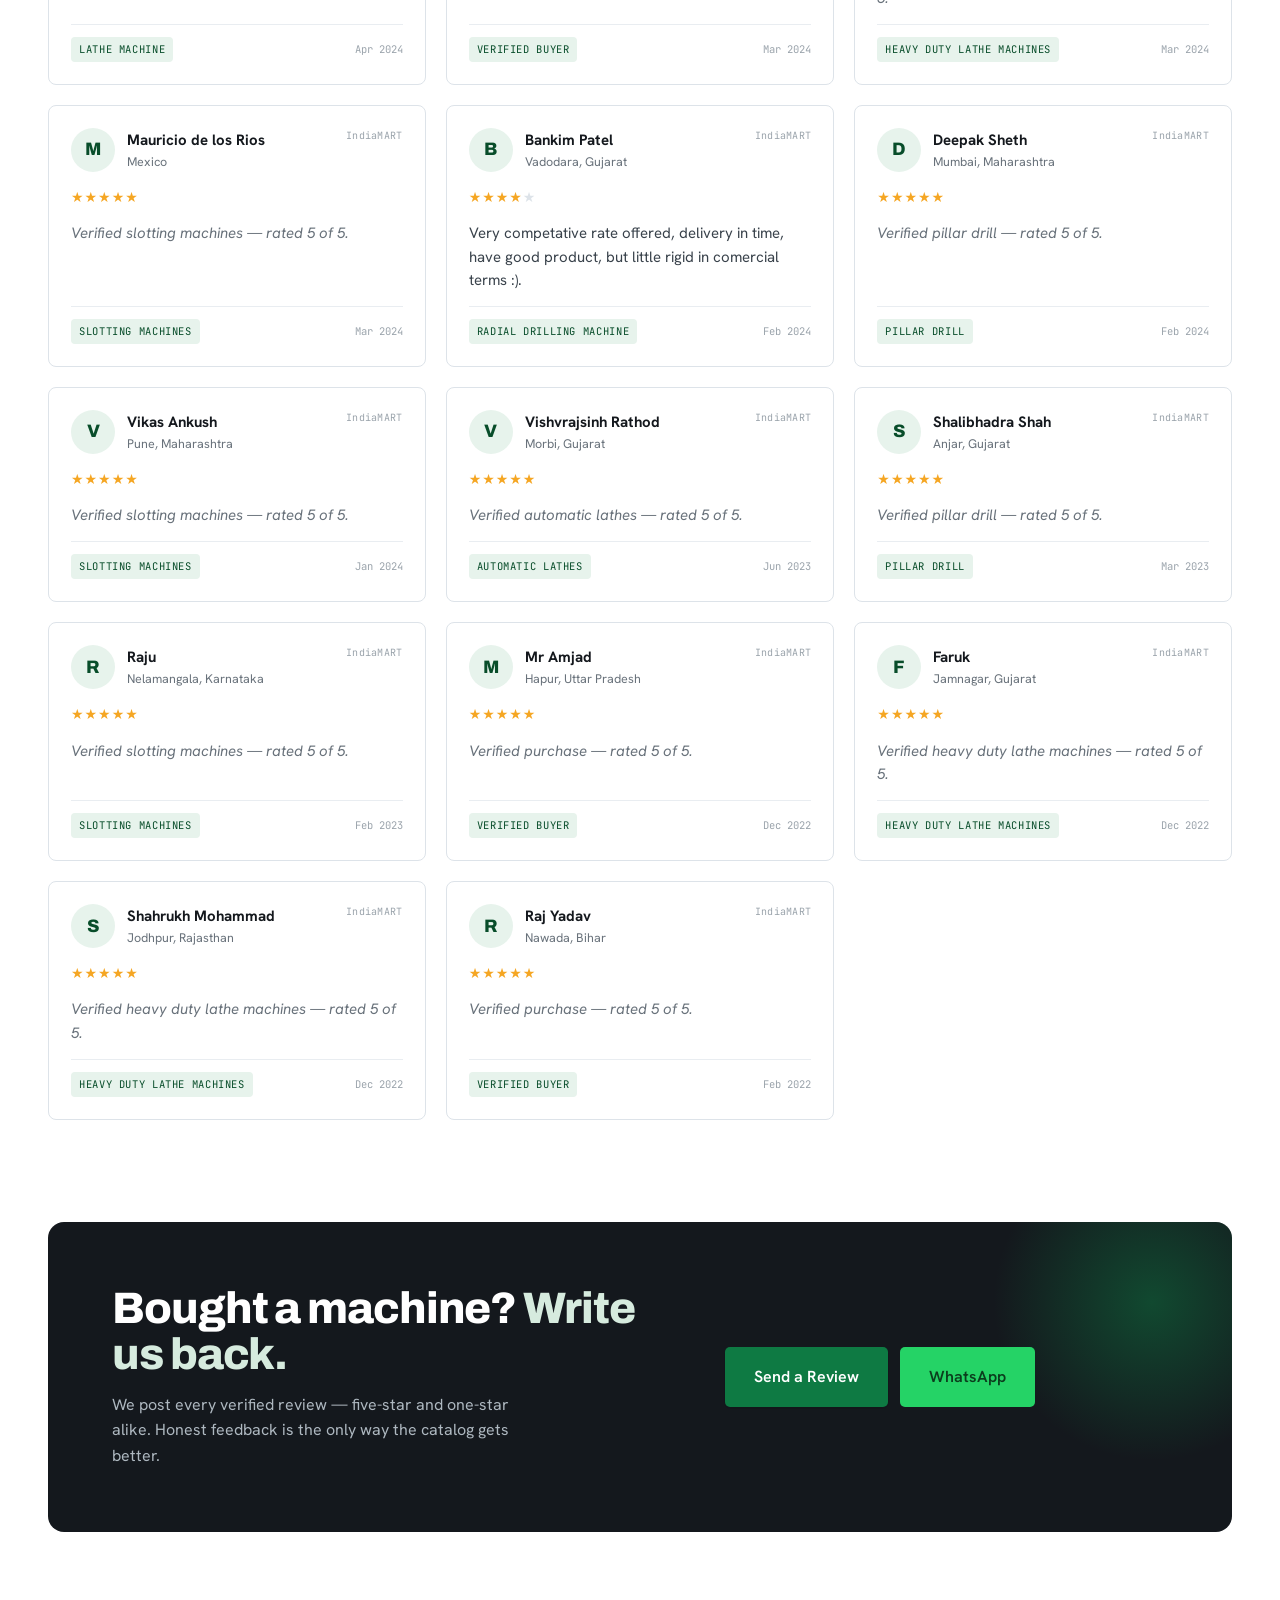
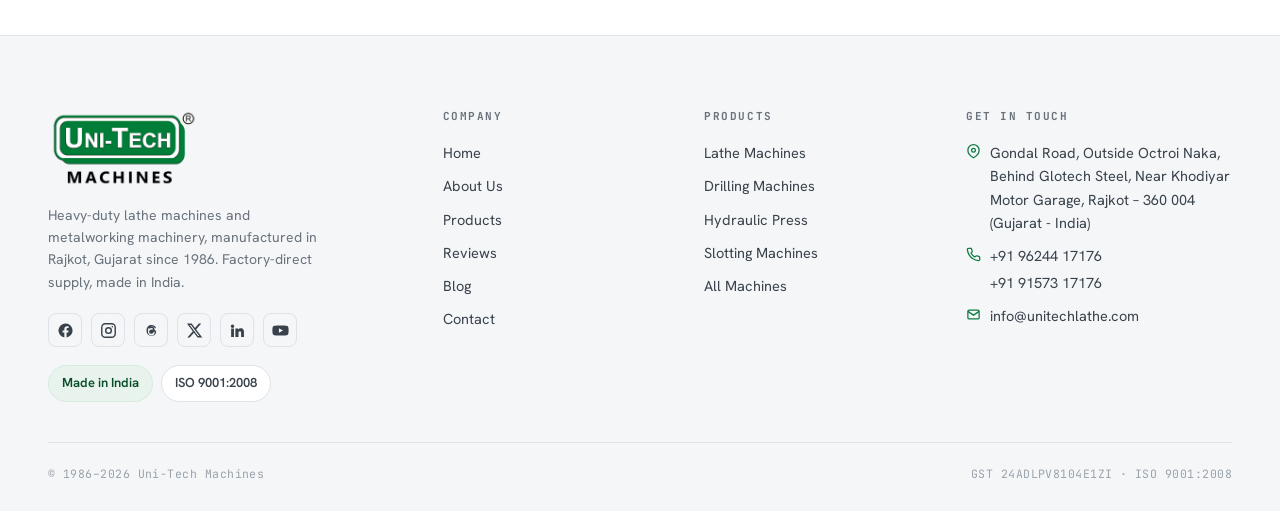
<file: testimonials.html>
<!doctype html>
<html lang="en">
<head>
  <meta charset="UTF-8" />
  <meta name="viewport" content="width=device-width, initial-scale=1" />

  <title>Customer Reviews — 4.3★ from 33 Verified Buyers | Uni-Tech Machines</title>
  <meta name="description" content="33 verified customer reviews of Uni-Tech lathe, drilling, slotting and hydraulic press machines. 4.3 / 5 average rating from sugar mills, paper mills, tool rooms and workshops across India." />
  <meta name="author" content="Uni-Tech Machines" />
  <meta name="robots" content="index, follow, max-image-preview:large" />
  <link rel="canonical" href="https://unitechlathe.com/testimonials.html" />
  <meta name="theme-color" content="#0e7a43" />
  <link rel="icon" href="img/logos/fevicon.png" />
  <link rel="manifest" href="manifest.webmanifest" />
  <meta name="format-detection" content="telephone=yes" />

  <meta property="og:type" content="website" />
  <meta property="og:site_name" content="Uni-Tech Machines" />
  <meta property="og:title" content="Customer Reviews — 4.3★ from 33 Verified Buyers" />
  <meta property="og:description" content="33 verified reviews · 4.3/5 average. Lathe, drilling, slotting and hydraulic press machines." />
  <meta property="og:url" content="https://unitechlathe.com/testimonials.html" />
  <meta property="og:image" content="https://unitechlathe.com/img/products/new/heavy-duty-gear-head-lathe.jpg" />

  <script type="application/ld+json">
  { "@context":"https://schema.org",
    "@type":"Organization",
    "name":"Uni-Tech Machines",
    "url":"https://unitechlathe.com/",
    "aggregateRating":{ "@type":"AggregateRating", "ratingValue":"4.3", "bestRating":"5", "reviewCount":"33" }
  }
  </script>

  <link rel="preconnect" href="https://fonts.googleapis.com" />
  <link rel="preconnect" href="https://fonts.gstatic.com" crossorigin />
  <link href="https://fonts.googleapis.com/css2?family=Archivo:wght@400;500;600;700;800&family=Hanken+Grotesk:wght@400;500;600;700&family=JetBrains+Mono:wght@400;500&display=swap" rel="stylesheet" />
  <link rel="stylesheet" href="css/site.css" />
  <script src="js/ui.js" defer></script>
  <style>
    .rate-card{ display:grid; grid-template-columns:1fr 1.6fr 1fr; gap:0; background:#fff; border:1px solid var(--line); border-radius:var(--r-lg); overflow:hidden; box-shadow:var(--sh-1); margin-top:8px; }
    .rate-card > div{ padding:28px 30px; border-right:1px solid var(--line); }
    .rate-card > div:last-child{ border-right:0; }
    .rate-score .lbl{ font-family:var(--f-mono); font-size:10.5px; letter-spacing:.14em; text-transform:uppercase; color:var(--muted); }
    .rate-score .num{ font-family:var(--f-head); font-weight:800; font-size:64px; line-height:1; letter-spacing:-.03em; margin:10px 0 6px; }
    .rate-score .num span{ font-size:.38em; color:var(--muted); }
    .rate-score .stars{ color:var(--amber); font-size:20px; letter-spacing:2px; }
    .rate-score .stars span{ color:var(--line); }
    .rate-score .tot{ font-family:var(--f-mono); font-size:11px; color:var(--muted); margin-top:8px; }
    .rate-bars .brow{ display:grid; grid-template-columns:36px 1fr 40px; gap:12px; align-items:center; margin-bottom:10px; }
    .rate-bars .st{ font-family:var(--f-mono); font-size:11px; color:var(--muted); }
    .rate-bars .bar{ height:7px; background:var(--panel-2); border-radius:100px; overflow:hidden; }
    .rate-bars .bar > div{ height:100%; background:var(--brand); border-radius:100px; }
    .rate-bars .pct{ font-family:var(--f-mono); font-size:11px; color:var(--ink-2); text-align:right; }
    .rate-sat{ display:flex; flex-direction:column; justify-content:center; gap:14px; }
    .rate-sat .it{ display:flex; justify-content:space-between; align-items:baseline; border-bottom:1px solid var(--line-soft); padding-bottom:10px; }
    .rate-sat .it:last-child{ border-bottom:0; padding-bottom:0; }
    .rate-sat .it .k{ font-family:var(--f-mono); font-size:10.5px; letter-spacing:.12em; text-transform:uppercase; color:var(--muted); }
    .rate-sat .it .v{ font-family:var(--f-head); font-weight:800; font-size:24px; color:var(--brand); }
    @media (max-width:860px){ .rate-card{ grid-template-columns:1fr; } .rate-card > div{ border-right:0; border-bottom:1px solid var(--line); } }

    .filter-bar{ position:sticky; top:76px; z-index:60; background:rgba(255,255,255,.94); backdrop-filter:blur(10px); border-bottom:1px solid var(--line); padding:14px 0; }
    .filter-bar .wrap{ display:flex; justify-content:space-between; align-items:center; gap:16px; flex-wrap:wrap; }
    .filter-bar .cnt{ font-size:14px; color:var(--muted); }
    .filter-bar .cnt b{ color:var(--ink); }
    .filter-bar .ctrls{ display:flex; gap:14px; align-items:center; }
    .filter-bar select{ border:1px solid var(--line); border-radius:var(--r-sm); background:#fff; padding:9px 30px 9px 12px; font-size:13.5px; font-weight:600; cursor:pointer; -webkit-appearance:none; appearance:none;
      background-image:url("data:image/svg+xml,%3Csvg xmlns='http://www.w3.org/2000/svg' width='10' height='6' viewBox='0 0 10 6' fill='none'%3E%3Cpath d='M1 1l4 4 4-4' stroke='%2369727b' stroke-width='1.5'/%3E%3C/svg%3E"); background-repeat:no-repeat; background-position:right 12px center; }

    .letters-grid{ display:grid; grid-template-columns:repeat(3,1fr); gap:20px; }
    @media (max-width:1040px){ .letters-grid{ grid-template-columns:1fr 1fr; } }
    @media (max-width:640px){ .letters-grid{ grid-template-columns:1fr; } }
    .letter{ background:#fff; border:1px solid var(--line); border-radius:var(--r); padding:22px; display:flex; flex-direction:column; gap:14px; transition:box-shadow .2s var(--ease), transform .2s var(--ease); }
    .letter:hover{ box-shadow:var(--sh-2); transform:translateY(-2px); }
    .letter .top{ display:flex; align-items:center; gap:12px; }
    .letter .av{ width:44px; height:44px; border-radius:50%; background:var(--brand-tint); color:var(--brand-deep); display:grid; place-items:center; font-family:var(--f-head); font-weight:800; font-size:18px; flex:none; }
    .letter .who{ min-width:0; }
    .letter .src{ margin-left:auto; display:inline-flex; align-items:center; gap:5px; font-family:var(--f-mono); font-size:10px; letter-spacing:.03em; color:var(--faint); white-space:nowrap; flex:none; align-self:flex-start; }
    .letter .src svg{ width:13px; height:13px; }
    .letter .nm{ font-weight:700; font-size:15px; white-space:nowrap; overflow:hidden; text-overflow:ellipsis; }
    .letter .lo{ font-size:12.5px; color:var(--muted); }
    .letter .stars{ color:var(--amber); font-size:14px; letter-spacing:1px; }
    .letter .stars span{ color:var(--line); }
    .letter .quote{ font-size:15px; line-height:1.55; color:var(--ink-2); }
    .letter .quote.empty{ color:var(--muted); font-style:italic; }
    .letter .meta{ display:flex; justify-content:space-between; align-items:center; gap:10px; margin-top:auto; padding-top:12px; border-top:1px solid var(--line-soft); }
    .letter .prod{ font-family:var(--f-mono); font-size:10.5px; letter-spacing:.06em; text-transform:uppercase; color:var(--brand-deep); background:var(--brand-tint); padding:4px 8px; border-radius:4px; }
    .letter .date{ font-family:var(--f-mono); font-size:10.5px; color:var(--faint); }
    .empty-state{ display:none; padding:56px 0; text-align:center; color:var(--muted); font-size:17px; }
    .empty-state.show{ display:block; }

    /* Source summary strip under the big rating card */
    .src-strip{ display:grid; grid-template-columns:1fr 1fr; gap:16px; margin-top:16px; }
    .src-box{ display:flex; align-items:center; gap:16px; background:#fff; border:1px solid var(--line); border-radius:var(--r); padding:18px 22px; }
    .src-box .sl{ width:42px; height:42px; flex:none; display:grid; place-items:center; }
    .src-box .sl svg{ width:30px; height:30px; }
    .src-box .sb-num{ font-family:var(--f-head); font-weight:800; font-size:26px; line-height:1; letter-spacing:-.02em; }
    .src-box .sb-stars{ color:var(--amber); font-size:13px; letter-spacing:1px; margin-top:3px; }
    .src-box .sb-meta{ font-family:var(--f-mono); font-size:11px; color:var(--muted); margin-top:4px; }
    .src-box .sb-link{ margin-left:auto; font-size:13px; font-weight:600; color:var(--brand); white-space:nowrap; }
    .src-box .sb-link:hover{ color:var(--brand-dark); }
    @media (max-width:640px){ .src-strip{ grid-template-columns:1fr; } .src-box .sb-link{ margin-left:0; } }
  </style>
</head>
<body>

  <div class="topbar">
    <div class="wrap">
      <div class="topbar-left">
        <span class="tb-item"><svg viewBox="0 0 24 24" fill="none" stroke="currentColor" stroke-width="2"><path d="M20 6L9 17l-5-5"/></svg> Made in India</span>
        <span class="tb-sep">·</span>
        <span class="tb-item opt"><svg viewBox="0 0 24 24" fill="none" stroke="currentColor" stroke-width="2"><path d="M20 6L9 17l-5-5"/></svg> Factory Direct Supply</span>
        <span class="tb-sep opt">·</span>
        <span class="tb-item opt"><svg viewBox="0 0 24 24" fill="none" stroke="currentColor" stroke-width="2"><path d="M20 6L9 17l-5-5"/></svg> ISO 9001:2008 Certified</span>
      </div>
      <div class="topbar-right">
        <a class="opt" href="mailto:info@unitechlathe.com"><svg viewBox="0 0 24 24" fill="none" stroke="currentColor" stroke-width="2"><rect x="3" y="5" width="18" height="14" rx="2"/><path d="M3 7l9 6 9-6"/></svg> info@unitechlathe.com</a>
        <a href="tel:+919624417176"><svg viewBox="0 0 24 24" fill="none" stroke="currentColor" stroke-width="2"><path d="M22 16.9v3a2 2 0 0 1-2.2 2 19.8 19.8 0 0 1-8.6-3 19.5 19.5 0 0 1-6-6 19.8 19.8 0 0 1-3-8.6A2 2 0 0 1 4.1 2h3a2 2 0 0 1 2 1.7c.1 1 .4 1.9.7 2.8a2 2 0 0 1-.5 2.1L8.1 9.9a16 16 0 0 0 6 6l1.3-1.2a2 2 0 0 1 2.1-.5c.9.3 1.8.6 2.8.7a2 2 0 0 1 1.7 2z"/></svg> +91 96244 17176</a>
      </div>
    </div>
  </div>

  <header class="nav">
    <div class="wrap nav-inner">
      <a class="nav-brand" href="index.html" aria-label="Uni-Tech Machines home"><img src="img/logos/unitech-logo-only.png" alt="Uni-Tech Machines" /></a>
      <nav class="nav-links" id="navlinks">
        <a href="index.html">Home</a>
        <a href="about.html">About Us</a>
        <div class="nav-drop">
          <a href="catalog.html">Products</a>
          <div class="nav-menu">
            <a class="nm-row" href="catalog.html?cat=lathe"><span class="nm-label">Lathe Machines</span><span class="nm-sub">57 models</span></a>
            <a class="nm-row" href="catalog.html?cat=drilling"><span class="nm-label">Drilling Machines</span><span class="nm-sub">5 models</span></a>
            <a class="nm-row" href="catalog.html?cat=slotting"><span class="nm-label">Slotting Machines</span><span class="nm-sub">5 models</span></a>
            <a class="nm-row" href="catalog.html?cat=hydraulic"><span class="nm-label">Hydraulic Press</span><span class="nm-sub">4 models</span></a>
            <a class="nm-row" href="catalog.html?cat=bandsaw"><span class="nm-label">Bandsaw &amp; Shaping</span><span class="nm-sub">6 models</span></a>
            <div class="nm-foot"><a href="catalog.html">View all 78 machines →</a></div>
          </div>
        </div>
        <a href="testimonials.html" class="active">Reviews</a>
        <a href="blog.html">Blog</a>
        <a href="contact.html">Contact</a>
      </nav>
      <div class="nav-cta">
        <div class="nav-phone"><span>Sales</span><b>+91 96244 17176</b></div>
        <a class="btn btn-primary" href="contact.html">Get Best Quote</a>
        <button class="nav-ham" aria-label="Menu" aria-expanded="false"><span></span></button>
      </div>
    </div>
  </header>

  <main>
  <section class="page-head" data-screen-label="Reviews">
    <div class="wrap">
      <div class="crumbs"><a href="index.html">Home</a><span class="sep">/</span><span class="cur">Reviews</span></div>
      <h1>What our customers say.</h1>
      <p>Verified reviews from sugar mills, paper mills, tool rooms, ITI workshops and contract turners across India and beyond — collected from our <strong>IndiaMART</strong> verified-buyer record and <strong>Google</strong> business listing.</p>

      <div class="rate-card">
        <div class="rate-score">
          <span class="lbl">Overall rating</span>
          <div class="num">4.6<span>/5</span></div>
          <div class="stars">★★★★<span>★</span></div>
          <div class="tot">72 reviews across Google &amp; IndiaMART</div>
        </div>
        <div class="rate-bars">
          <div class="brow"><span class="st">5 ★</span><div class="bar"><div style="width:58%;"></div></div><span class="pct">58%</span></div>
          <div class="brow"><span class="st">4 ★</span><div class="bar"><div style="width:12%;"></div></div><span class="pct">12%</span></div>
          <div class="brow"><span class="st">3 ★</span><div class="bar"><div style="width:12%;"></div></div><span class="pct">12%</span></div>
          <div class="brow"><span class="st">2 ★</span><div class="bar"><div style="width:3%;"></div></div><span class="pct">03%</span></div>
          <div class="brow"><span class="st">1 ★</span><div class="bar"><div style="width:15%;"></div></div><span class="pct">15%</span></div>
        </div>
      </div>

      <div class="src-strip">
        <div class="src-box">
          <span class="sl"><svg viewBox="0 0 48 48"><path fill="#4285F4" d="M45.12 24.5c0-1.56-.14-3.06-.4-4.5H24v8.51h11.84c-.51 2.75-2.06 5.08-4.39 6.64v5.52h7.11c4.16-3.83 6.56-9.47 6.56-16.17z"/><path fill="#34A853" d="M24 46c5.94 0 10.92-1.97 14.56-5.33l-7.11-5.52c-1.97 1.32-4.49 2.1-7.45 2.1-5.73 0-10.58-3.87-12.31-9.07H4.34v5.7C7.96 41.07 15.4 46 24 46z"/><path fill="#FBBC05" d="M11.69 28.18C11.25 26.86 11 25.45 11 24s.25-2.86.69-4.18v-5.7H4.34A21.99 21.99 0 0 0 2 24c0 3.55.85 6.91 2.34 9.88l7.35-5.7z"/><path fill="#EA4335" d="M24 10.75c3.23 0 6.13 1.11 8.41 3.29l6.31-6.31C34.91 4.18 29.93 2 24 2 15.4 2 7.96 6.93 4.34 14.12l7.35 5.7c1.73-5.2 6.58-9.07 12.31-9.07z"/></svg></span>
          <div>
            <div class="sb-num">4.9<span style="font-size:.5em;color:var(--muted);font-weight:700;">/5</span></div>
            <div class="sb-stars">★★★★★</div>
            <div class="sb-meta">Google Business · 39 reviews</div>
          </div>
          <a class="sb-link" href="https://www.google.com/maps/search/?api=1&query=Uni-Tech%20Machines%2C%20Gondal%20Road%2C%20Rajkot" target="_blank" rel="noopener">Read on Google ↗</a>
        </div>
        <div class="src-box">
          <span class="sl"><svg viewBox="0 0 24 24" fill="none" stroke="#0e7a43" stroke-width="2"><path d="M20 6L9 17l-5-5"/></svg></span>
          <div>
            <div class="sb-num">4.3<span style="font-size:.5em;color:var(--muted);font-weight:700;">/5</span></div>
            <div class="sb-stars">★★★★<span style="color:var(--line);">★</span></div>
            <div class="sb-meta">IndiaMART · 33 verified buyers</div>
          </div>
          <a class="sb-link" href="https://www.indiamart.com/uni-techmachines/" target="_blank" rel="noopener">Read on IndiaMART ↗</a>
        </div>
      </div>
    </div>
  </section>

  <div class="filter-bar">
    <div class="wrap">
      <span class="cnt">Showing <b id="count">37</b> of <span id="total">37</span> reviews</span>
      <span class="ctrls">
        <select id="source">
          <option value="">All sources</option>
          <option value="google">Google</option>
          <option value="indiamart">IndiaMART</option>
        </select>
        <select id="filter">
          <option value="">All categories</option>
          <option value="lathe">Lathe Machines</option>
          <option value="drilling">Drilling</option>
          <option value="press">Hydraulic Press</option>
          <option value="bandsaw">Bandsaw</option>
          <option value="slotting">Slotting</option>
          <option value="other">Other</option>
        </select>
        <select id="sort">
          <option value="recent">Most recent</option>
          <option value="oldest">Oldest first</option>
          <option value="text">With text first</option>
        </select>
      </span>
    </div>
  </div>

  <section class="section">
    <div class="wrap">
      <div class="empty-state" id="empty">No reviews match those filters. Try clearing them.</div>
      <div class="letters-grid" id="grid"></div>
    </div>
  </section>

  <section class="section" style="padding-top:0;">
    <div class="wrap">
      <div class="cta-band">
        <div class="cb-inner">
          <div>
            <h2>Bought a machine? <em>Write us back.</em></h2>
            <p>We post every verified review — five-star and one-star alike. Honest feedback is the only way the catalog gets better.</p>
          </div>
          <div class="cb-actions">
            <div style="display:flex; gap:12px; flex-wrap:wrap;">
              <a class="btn btn-primary btn-lg" href="contact.html">Send a Review</a>
              <a class="btn btn-wa btn-lg" href="https://wa.me/919624417176?text=Hi%20Uni-Tech%2C%20I%27d%20like%20to%20leave%20a%20review." target="_blank" rel="noopener">WhatsApp</a>
            </div>
          </div>
        </div>
      </div>
    </div>
  </section>
  </main>

  <footer class="footer">
    <div class="wrap">
      <div class="footer-grid">
        <div class="footer-brand">
          <img src="img/logos/unitech-logo-only.png" alt="Uni-Tech Machines" />
          <p>Heavy-duty lathe machines and metalworking machinery, manufactured in Rajkot, Gujarat since 1986. Factory-direct supply, made in India.</p><div class="f-social"><a href="https://www.facebook.com/share/1GmB57EuRG/" target="_blank" rel="noopener" aria-label="Facebook"><svg viewBox="0 0 24 24" fill="currentColor"><path d="M22 12a10 10 0 1 0-11.6 9.9v-7H7.9V12h2.5V9.8c0-2.5 1.5-3.9 3.8-3.9 1.1 0 2.2.2 2.2.2v2.5h-1.3c-1.2 0-1.6.8-1.6 1.6V12h2.8l-.4 2.9h-2.4v7A10 10 0 0 0 22 12z"/></svg></a><a href="https://www.instagram.com/unitechlathe" target="_blank" rel="noopener" aria-label="Instagram"><svg viewBox="0 0 24 24" fill="none" stroke="currentColor" stroke-width="2"><rect x="2.5" y="2.5" width="19" height="19" rx="5"/><circle cx="12" cy="12" r="4"/><circle cx="17.4" cy="6.6" r="1.1" fill="currentColor" stroke="none"/></svg></a><a href="https://www.threads.com/@unitechmachinesrajkot" target="_blank" rel="noopener" aria-label="Threads"><svg viewBox="0 0 24 24" fill="currentColor"><path d="M16.7 11.3c-.1 0-.2-.1-.3-.1-.2-3-1.8-4.7-4.5-4.7-1.6 0-3 .7-3.9 2l1.5 1c.6-.9 1.5-1.1 2.4-1.1 1.5 0 2.3.9 2.4 2.3-.6-.1-1.2-.2-1.9-.2-2.4.1-3.9 1.5-3.8 3.4.1 1.7 1.6 2.8 3.3 2.7 1.5-.1 3.2-1 3.6-3.5.3.2.9.7.9 1.9.1 1.5-1 3.9-4.5 3.9-3.1 0-4.9-2.2-4.9-5.9C7 8.2 8.9 6 12 6c2.4 0 4 1 4.7 2.9l1.7-.6C17.4 5.8 15.1 4.3 12 4.3 8 4.3 5 7.2 5 12s3 7.7 7 7.7c4.9 0 6.5-3.4 6.4-5.6-.1-1.9-1.1-2.7-1.7-2.8z"/></svg></a><a href="https://x.com/unitechmachines" target="_blank" rel="noopener" aria-label="X (Twitter)"><svg viewBox="0 0 24 24" fill="currentColor"><path d="M18.2 2.2h3.3l-7.2 8.3L23 21.8h-6.6l-5.2-6.8-6 6.8H1.9l7.7-8.8L1.3 2.2H8l4.7 6.2 5.5-6.2zm-1.2 17.6h1.8L7.1 4.1H5.2z"/></svg></a><a href="https://www.linkedin.com/in/mihir-vachhani-39079684" target="_blank" rel="noopener" aria-label="LinkedIn"><svg viewBox="0 0 24 24" fill="currentColor"><path d="M4.98 3.5a2.5 2.5 0 1 0 0 5 2.5 2.5 0 0 0 0-5zM3 9h4v12H3zM9 9h3.8v1.7h.1c.5-.9 1.8-1.9 3.6-1.9 3.9 0 4.6 2.5 4.6 5.8V21h-4v-5c0-1.2 0-2.8-1.7-2.8s-2 1.3-2 2.7V21H9z"/></svg></a><a href="https://youtube.com/@unitechmachines" target="_blank" rel="noopener" aria-label="YouTube"><svg viewBox="0 0 24 24" fill="currentColor"><path d="M23 7.5a3 3 0 0 0-2.1-2.1C19 4.9 12 4.9 12 4.9s-7 0-8.9.5A3 3 0 0 0 1 7.5 31 31 0 0 0 .5 12 31 31 0 0 0 1 16.5a3 3 0 0 0 2.1 2.1c1.9.5 8.9.5 8.9.5s7 0 8.9-.5a3 3 0 0 0 2.1-2.1A31 31 0 0 0 23.5 12 31 31 0 0 0 23 7.5zM9.8 15.3V8.7l5.7 3.3z"/></svg></a></div>
          <div class="fb-badges"><span class="pill pill--solid">Made in India</span><span class="pill">ISO 9001:2008</span></div>
        </div>
        <div><h5>Company</h5><ul><li><a href="index.html">Home</a></li><li><a href="about.html">About Us</a></li><li><a href="catalog.html">Products</a></li><li><a href="testimonials.html">Reviews</a></li><li><a href="blog.html">Blog</a></li><li><a href="contact.html">Contact</a></li></ul></div>
        <div><h5>Products</h5><ul><li><a href="catalog.html?cat=lathe">Lathe Machines</a></li><li><a href="catalog.html?cat=drilling">Drilling Machines</a></li><li><a href="catalog.html?cat=hydraulic">Hydraulic Press</a></li><li><a href="catalog.html?cat=slotting">Slotting Machines</a></li><li><a href="catalog.html">All Machines</a></li></ul></div>
        <div><h5>Get in touch</h5><ul class="f-contact">
          <li><svg viewBox="0 0 24 24" fill="none" stroke="currentColor" stroke-width="2"><path d="M21 10c0 7-9 12-9 12s-9-5-9-12a9 9 0 0 1 18 0z"/><circle cx="12" cy="10" r="3"/></svg> Gondal Road, Outside Octroi Naka, Behind Glotech Steel, Near Khodiyar Motor Garage, Rajkot – 360 004 (Gujarat - India)</li>
          <li><svg viewBox="0 0 24 24" fill="none" stroke="currentColor" stroke-width="2"><path d="M22 16.9v3a2 2 0 0 1-2.2 2 19.8 19.8 0 0 1-8.6-3 19.5 19.5 0 0 1-6-6 19.8 19.8 0 0 1-3-8.6A2 2 0 0 1 4.1 2h3a2 2 0 0 1 2 1.7c.1 1 .4 1.9.7 2.8a2 2 0 0 1-.5 2.1L8.1 9.9a16 16 0 0 0 6 6l1.3-1.2a2 2 0 0 1 2.1-.5c.9.3 1.8.6 2.8.7a2 2 0 0 1 1.7 2z"/></svg> <span style="display:flex;flex-direction:column;gap:4px;"><a href="tel:+919624417176">+91 96244 17176</a><a href="tel:+919157317176">+91 91573 17176</a></span></li>
          <li><svg viewBox="0 0 24 24" fill="none" stroke="currentColor" stroke-width="2"><rect x="3" y="5" width="18" height="14" rx="2"/><path d="M3 7l9 6 9-6"/></svg> <a href="mailto:info@unitechlathe.com">info@unitechlathe.com</a></li>
        </ul></div>
      </div>
      <div class="footer-bottom"><span>© 1986–2026 Uni-Tech Machines</span><span>GST 24ADLPV8104E1ZI · ISO 9001:2008</span></div>
    </div>
  </footer>

  <a class="wa-float" href="https://wa.me/919624417176?text=Hi%20Uni-Tech%2C%20I%27d%20like%20a%20quote." target="_blank" rel="noopener" aria-label="Chat on WhatsApp">
    <span class="wa-ic"><svg viewBox="0 0 32 32" fill="currentColor"><path d="M16 3C9 3 3.5 8.5 3.5 15.5c0 2.3.6 4.5 1.8 6.4L3 29l7.3-2.2c1.8 1 3.8 1.5 5.7 1.5 7 0 12.5-5.5 12.5-12.5S23 3 16 3zm0 22.8c-1.8 0-3.5-.5-5-1.4l-.4-.2-4.3 1.3 1.3-4.2-.3-.4a10 10 0 0 1-1.6-5.4C5.7 9.8 10.3 5.2 16 5.2S26.3 9.8 26.3 15.5 21.7 25.8 16 25.8zm5.7-7.7c-.3-.2-1.8-.9-2.1-1-.3-.1-.5-.2-.7.2s-.8 1-1 1.2c-.2.2-.4.2-.7.1-1.8-.9-3-1.6-4.2-3.6-.3-.5.3-.5.8-1.6.1-.2 0-.4 0-.6s-.7-1.7-1-2.3c-.3-.6-.5-.5-.7-.5h-.6c-.2 0-.6.1-.9.4-.3.4-1.2 1.2-1.2 2.9s1.2 3.4 1.4 3.6c.2.2 2.4 3.7 5.9 5.2 2.2.9 3 1 4.1.8.7-.1 1.8-.7 2-1.4.3-.7.3-1.3.2-1.4-.1-.2-.3-.2-.6-.4z"/></svg></span>
    <span class="wa-txt">Chat with us</span>
  </a>

  <script>
    const REVIEWS = [
      // ---- Google Business reviews (real, from Google listing) ----
      { i:'M', name:'Mayursinh Kagada', loc:'', rating:5, date:'2026-05-05', product:'Lathe & Slotting', text:'The precision and build quality of Uni-Tech machines are unparalleled. Our lathe and slotting machines have exceeded every expectation — smooth operation, stable and robust. Truly industrial-grade quality that inspires confidence.', cat:'lathe', source:'google' },
      { i:'P', name:'Patat Kuldip', loc:'', rating:5, date:'2026-05-12', product:'Service & Support', text:'WhatsApp support is amazing! Day or evening, just send a message and you get a reply. I once had a sensor issue and they troubleshooted it via video call. 5/5 for service.', cat:'other', source:'google' },
      { i:'V', name:'Veer Fafadiya', loc:'', rating:5, date:'2026-05-20', product:'After-sales Service', text:'Even months after purchase, Uni-Tech\u2019s team responds immediately to queries. Their service mindset is impressive and builds long-term trust.', cat:'other', source:'google' },
      { i:'J', name:'Jeet Chudashama', loc:'', rating:5, date:'2026-05-18', product:'Sales Guidance', text:'The team\u2019s honesty and commitment impressed us. They suggested the machine we truly needed rather than upselling.', cat:'other', source:'google' },
      { i:'S', name:'Suresh Vagadiya', loc:'', rating:5, date:'2026-05-02', product:'Lathe Machine', text:'Price-wise it is a bit premium compared to the market, but the quality justifies it. Uptime is high, maintenance is easy, and manuals are well documented. Training videos are also provided, which are very helpful.', cat:'other', source:'google' },
      { i:'A', name:'Arvind Parsaniya', loc:'', rating:5, date:'2026-04-15', product:'After-sales Service', text:'The after-sales service is unmatched. Their engineers are prompt, professional and extremely knowledgeable, helping us troubleshoot quickly and efficiently.', cat:'other', source:'google' },
      { i:'A', name:'Anish Kalvaniya', loc:'', rating:5, date:'2026-04-08', product:'', text:'Machines are excellent, service is top-notch, and professionalism is unmatched. Uni-Tech Machines is the benchmark for industrial machinery manufacturers.', cat:'other', source:'google' },
      { i:'K', name:'Kishor Vagadiya', loc:'', rating:5, date:'2026-04-02', product:'Heavy Duty Lathe', text:'I saw demos from several companies, but Uni-Tech gave me the most confidence. The machines are heavy-duty, have low vibration and the accuracy is impressive. The initial cost seemed a bit high, but the performance justifies it.', cat:'lathe', source:'google' },
      { i:'L', name:'Labha Vavadiya', loc:'', rating:5, date:'2026-04-20', product:'', text:'Great value for money compared to other brands.', cat:'other', source:'google' },
      { i:'J', name:'Jignesh Parajiya', loc:'Hyderabad', rating:5, date:'2021-04-10', product:'9 ft Lathe Machine', text:'From Hyderabad — purchased a 9 feet lathe machine, received it on time, their technician came for installation and testing on time. Works well, value for money, good service from Uni-Tech. Good job!', cat:'lathe', source:'google' },
      { i:'T', name:'Tushar Chovatiya', loc:'Pune, Maharashtra', rating:5, date:'2021-05-10', product:'Lathe Machines', text:'From Pune — I purchased 3 machines a year ago and they are all working perfectly. Thank you for the best quality, I am really very satisfied with your quality and product.', cat:'lathe', source:'google' },
      { i:'U', name:'Urmila Makadia', loc:'', rating:5, date:'2021-06-01', product:'Power Press', text:'I purchased a power press machine from Uni-Tech two years ago. Machine quality is great. I recommend anyone who wants a press to buy from Uni-Tech.', cat:'press', source:'google' },
      { i:'R', name:'Rashmin Bakori', loc:'', rating:5, date:'2021-03-15', product:'Lathe Machine', text:'Quality machines and very good service, responsive marketing team, good teamwork, best R&D team. They have their own machine shop for machining lathe parts with lots of machines.', cat:'lathe', source:'google' },
      { i:'M', name:'Meet Makadia', loc:'', rating:5, date:'2021-04-22', product:'Lathe & Slotting', text:'We purchased a lathe machine and slotting machine from Uni-Tech Machines, Rajkot. Machine quality very good. We strongly recommend all customers to buy from Uni-Tech.', cat:'slotting', source:'google' },
      { i:'K', name:'Karthikeyan Amble', loc:'', rating:5, date:'2021-05-18', product:'Lathe Machine', text:'I purchased a lathe machine six years ago. Till now I have never seen any type of problem in the machine, which is amazing I would say.', cat:'lathe', source:'google' },
      { i:'V', name:'Vishvesh Kardani', loc:'', rating:5, date:'2021-06-10', product:'Lathe Machine', text:'The quality of the machines is absolutely amazing. I have been using this machine for more than 10 years and till today I have not faced any difficulty.', cat:'lathe', source:'google' },
      { i:'D', name:'Darshan Vachhani', loc:'', rating:5, date:'2021-03-20', product:'Lathe Machine', text:'Purchasing a machine from Uni-Tech was a good decision. Machine performance is very good. It is a little costlier than other manufacturers but its quality is far better.', cat:'lathe', source:'google' },
      { i:'R', name:'Raj Bhalani', loc:'', rating:5, date:'2021-04-05', product:'', text:'Very good machines, highly trained staff, quality work and always a satisfactory response from the management team and owner. Highly recommended to purchase from Uni-Tech Machines, Rajkot.', cat:'other', source:'google' },
      { i:'M', name:'Mayur Vala', loc:'', rating:5, date:'2021-05-25', product:'Slotting Machine', text:'Thank you Uni-Tech for sending me an excellent slotting machine. I am fully satisfied with your machine.', cat:'slotting', source:'google' },
      { i:'H', name:'Harsh Dudani', loc:'', rating:5, date:'2021-06-15', product:'Sales & Quote', text:'One of the best services from Uni-Tech Machines — timely quote and the technical understanding from the sales engineer was extremely good.', cat:'other', source:'google' },
      // ---- IndiaMART verified-buyer reviews ----
      { i:'P', name:'Praveenjangid', loc:'Jodhpur, Rajasthan', rating:5, date:'2026-05-10', product:'Lathe Machine', text:'', cat:'lathe' },
      { i:'P', name:'Pravin', loc:'Ahmedabad, Gujarat', rating:5, date:'2026-04-08', product:'Metal Band Saw Machine', text:'', cat:'bandsaw' },
      { i:'R', name:'Raju', loc:'Faridabad, Haryana', rating:5, date:'2026-04-07', product:'Medium Duty Lathe Machine', text:'', cat:'lathe' },
      { i:'N', name:'Naresh Suthar', loc:'Barmer, Rajasthan', rating:5, date:'2026-02-09', product:'Geared Lathes', text:'', cat:'lathe' },
      { i:'R', name:'RANJAN Ji', loc:'Muzaffarpur, Bihar', rating:5, date:'2025-09-19', product:'Used Lathe Machine', text:'', cat:'lathe' },
      { i:'T', name:'Taushif Khan', loc:'Karanja, Maharashtra', rating:5, date:'2025-09-02', product:'Light Duty Lathe Machine', text:'', cat:'lathe' },
      { i:'S', name:'Sunilram', loc:'Azamgarh, Uttar Pradesh', rating:5, date:'2025-08-31', product:'', text:'', cat:'other' },
      { i:'D', name:'Dhawal Rawal', loc:'Chinchwad, Maharashtra', rating:5, date:'2025-03-23', product:'Hydraulic Power Press', text:'', cat:'press' },
      { i:'S', name:'Syed Rafique Syed Gabbu', loc:'Akola, Maharashtra', rating:5, date:'2025-03-21', product:'Hydraulic Power Press', text:'100 ton price? 150 ton price?', cat:'press' },
      { i:'M', name:'Mary Reena', loc:'Bengaluru, Karnataka', rating:5, date:'2025-03-18', product:'Light Duty Lathe Machine', text:'', cat:'lathe' },
      { i:'P', name:'P. P. Patel', loc:'Ahmedabad, Gujarat', rating:5, date:'2024-12-28', product:'Radial Drilling Machine', text:'', cat:'drilling' },
      { i:'S', name:'Sanjaykumar Shantilal Jethaloja', loc:'Morbi, Gujarat', rating:5, date:'2024-11-29', product:'Radial Drilling Machine', text:'', cat:'drilling' },
      { i:'R', name:'Rafikul Gazi', loc:'Basirhat, West Bengal', rating:5, date:'2024-10-27', product:'', text:'', cat:'other' },
      { i:'N', name:'Naveen Kumar', loc:'Agra, Uttar Pradesh', rating:5, date:'2024-10-27', product:'Slotting Machines', text:'', cat:'slotting' },
      { i:'S', name:'Shakir Tamboli', loc:'Islampur, Maharashtra', rating:5, date:'2024-09-25', product:'Lathe Machine', text:'', cat:'lathe' },
      { i:'P', name:'Pulakunta Karunakar', loc:'Kanaganapalle, Andhra Pradesh', rating:5, date:'2024-08-30', product:'Heavy Duty Lathe Machines', text:'', cat:'lathe' },
      { i:'P', name:'Pattabiraman S.', loc:'Chennai, Tamil Nadu', rating:5, date:'2024-08-21', product:'Lathe Machine', text:'', cat:'lathe' },
      { i:'J', name:'Jagdish Patel', loc:'Rajkot, Gujarat', rating:5, date:'2024-06-13', product:'Pillar Drilling Machine', text:'', cat:'drilling' },
      { i:'S', name:'Senthil', loc:'Karur, Tamil Nadu', rating:5, date:'2024-06-10', product:'Light Duty Lathe Machine', text:'', cat:'lathe' },
      { i:'I', name:'IndiaMART Buyer', loc:'India', rating:5, date:'2024-04-13', product:'Lathe Machine', text:'', cat:'lathe' },
      { i:'M', name:'Mohammad Faiz', loc:'Mumbai, Maharashtra', rating:5, date:'2024-03-29', product:'', text:'', cat:'other' },
      { i:'S', name:'Santosh Mahamulkar', loc:'Satara, Maharashtra', rating:5, date:'2024-03-26', product:'Heavy Duty Lathe Machines', text:'', cat:'lathe' },
      { i:'M', name:'Mauricio de los Rios', loc:'Mexico', rating:5, date:'2024-03-07', product:'Slotting Machines', text:'', cat:'slotting' },
      { i:'B', name:'Bankim Patel', loc:'Vadodara, Gujarat', rating:4, date:'2024-02-28', product:'Radial Drilling Machine', text:'Very competative rate offered, delivery in time, have good product, but little rigid in comercial terms :).', cat:'drilling' },
      { i:'D', name:'Deepak Sheth', loc:'Mumbai, Maharashtra', rating:5, date:'2024-02-06', product:'Pillar Drill', text:'', cat:'drilling' },
      { i:'V', name:'Vikas Ankush', loc:'Pune, Maharashtra', rating:5, date:'2024-01-19', product:'Slotting Machines', text:'', cat:'slotting' },
      { i:'V', name:'Vishvrajsinh Rathod', loc:'Morbi, Gujarat', rating:5, date:'2023-06-19', product:'Automatic Lathes', text:'', cat:'lathe' },
      { i:'S', name:'Shalibhadra Shah', loc:'Anjar, Gujarat', rating:5, date:'2023-03-02', product:'Pillar Drill', text:'', cat:'drilling' },
      { i:'R', name:'Raju', loc:'Nelamangala, Karnataka', rating:5, date:'2023-02-19', product:'Slotting Machines', text:'', cat:'slotting' },
      { i:'M', name:'Mr Amjad', loc:'Hapur, Uttar Pradesh', rating:5, date:'2022-12-22', product:'', text:'', cat:'other' },
      { i:'F', name:'Faruk', loc:'Jamnagar, Gujarat', rating:5, date:'2022-12-20', product:'Heavy Duty Lathe Machines', text:'', cat:'lathe' },
      { i:'S', name:'Shahrukh Mohammad', loc:'Jodhpur, Rajasthan', rating:5, date:'2022-12-13', product:'Heavy Duty Lathe Machines', text:'', cat:'lathe' },
      { i:'R', name:'Raj Yadav', loc:'Nawada, Bihar', rating:5, date:'2022-02-27', product:'', text:'', cat:'other' }
    ];

    const grid=document.getElementById('grid'), empty=document.getElementById('empty'), countEl=document.getElementById('count');
    const state={ filter:'', sort:'recent', source:'' };
    const SRC={
      google:'<svg viewBox="0 0 48 48"><path fill="#4285F4" d="M45.12 24.5c0-1.56-.14-3.06-.4-4.5H24v8.51h11.84c-.51 2.75-2.06 5.08-4.39 6.64v5.52h7.11c4.16-3.83 6.56-9.47 6.56-16.17z"/><path fill="#34A853" d="M24 46c5.94 0 10.92-1.97 14.56-5.33l-7.11-5.52c-1.97 1.32-4.49 2.1-7.45 2.1-5.73 0-10.58-3.87-12.31-9.07H4.34v5.7C7.96 41.07 15.4 46 24 46z"/><path fill="#FBBC05" d="M11.69 28.18C11.25 26.86 11 25.45 11 24s.25-2.86.69-4.18v-5.7H4.34A21.99 21.99 0 0 0 2 24c0 3.55.85 6.91 2.34 9.88l7.35-5.7z"/><path fill="#EA4335" d="M24 10.75c3.23 0 6.13 1.11 8.41 3.29l6.31-6.31C34.91 4.18 29.93 2 24 2 15.4 2 7.96 6.93 4.34 14.12l7.35 5.7c1.73-5.2 6.58-9.07 12.31-9.07z"/></svg> Google',
      indiamart:'IndiaMART'
    };
    const esc=s=>String(s||'').replace(/[&<>"]/g,c=>({'&':'&amp;','<':'&lt;','>':'&gt;','"':'&quot;'}[c]));
    function fmt(s){ const [y,m,d]=s.split('-').map(n=>parseInt(n,10)); const M=['Jan','Feb','Mar','Apr','May','Jun','Jul','Aug','Sep','Oct','Nov','Dec']; return `${M[m-1]} ${y}`; }
    function stars(r){ let h=''; for(let i=1;i<=5;i++)h+= i<=r?'★':'<span>★</span>'; return h; }
    function card(r){
      const src=r.source||'indiamart';
      const noText=!r.text;
      const quote = noText ? `Verified ${r.product?r.product.toLowerCase():'purchase'} — rated ${r.rating} of 5.` : esc(r.text);
      return `<div class="letter">
        <div class="top"><div class="av">${esc(r.i)}</div><div class="who"><div class="nm">${esc(r.name)}</div>${r.loc?`<div class="lo">${esc(r.loc)}</div>`:''}</div><span class="src">${SRC[src]||''}</span></div>
        <div class="stars">${stars(r.rating)}</div>
        <div class="quote${noText?' empty':''}">${quote}</div>
        <div class="meta"><span class="prod">${esc(r.product||'Verified buyer')}</span><span class="date">${fmt(r.date)}</span></div>
      </div>`;
    }
    function render(){
      let list=REVIEWS.slice();
      if(state.source)list=list.filter(r=>(r.source||'indiamart')===state.source);
      if(state.filter)list=list.filter(r=>r.cat===state.filter);
      const srank=r=>((r.source||'indiamart')==='google'?0:1);
      if(state.sort==='recent')list.sort((a,b)=>srank(a)-srank(b)||b.date.localeCompare(a.date));
      else if(state.sort==='oldest')list.sort((a,b)=>srank(a)-srank(b)||a.date.localeCompare(b.date));
      else if(state.sort==='text')list.sort((a,b)=>(b.text?1:0)-(a.text?1:0)||srank(a)-srank(b)||b.date.localeCompare(a.date));
      grid.innerHTML=list.map(card).join('');
      empty.classList.toggle('show',list.length===0);
      countEl.textContent=list.length;
    }
    document.getElementById('total').textContent=REVIEWS.length;
    document.getElementById('source').addEventListener('change',e=>{state.source=e.target.value;render();});
    document.getElementById('filter').addEventListener('change',e=>{state.filter=e.target.value;render();});
    document.getElementById('sort').addEventListener('change',e=>{state.sort=e.target.value;render();});
    render();
  </script>
</body>
</html>
</file>
<file: css/base.css>
/* =========================================================
   Uni-Tech Machines — Foundation
   Industrial premium · Direction A (Monument)
   ========================================================= */

/* ----- Tokens ----- */
:root{
  /* Core palette */
  --ink:        #0a0a0a;          /* primary surface */
  --ink-2:      #121212;          /* slightly lifted surface */
  --ink-3:      #1a1a1a;          /* card surface */
  --ink-4:      #232323;          /* hairline / divider */
  --ink-5:      #2e2e2e;
  --bone:       #f5f4ef;          /* warm off-white */
  --bone-2:     #ebe9e0;
  --bone-mute:  #a8a69b;          /* muted text on dark */
  --bone-dim:   #6f6d65;
  /* Brand green — sampled from Uni-Tech logo (~rgb(10,120,60)) */
  --brand:      #0E8A47;          /* primary brand emerald */
  --brand-soft: #18B25E;          /* hover / lighter */
  --brand-deep: #084D27;          /* deep for CTAs on bone */
  /* Legacy aliases (kept so existing rules render correctly) */
  --rust:       var(--brand);
  --rust-soft:  var(--brand-soft);
  --rust-deep:  var(--brand-deep);
  --steel:      #4a4d52;

  /* Typography */
  --f-display: 'Fraunces', 'Times New Roman', serif;
  --f-sans:    'Inter', system-ui, sans-serif;
  --f-mono:    'JetBrains Mono', 'IBM Plex Mono', ui-monospace, monospace;

  /* Scale */
  --container: 1320px;
  --gutter: clamp(20px, 4vw, 56px);

  /* Motion */
  --ease: cubic-bezier(.22,.61,.36,1);
}

/* ----- Reset ----- */
*,*::before,*::after{ box-sizing:border-box; margin:0; padding:0; }
html{ -webkit-font-smoothing:antialiased; -moz-osx-font-smoothing:grayscale; }
body{
  font-family: var(--f-sans);
  font-size: 16px;
  line-height: 1.55;
  color: var(--bone);
  background: var(--ink);
  overflow-x: hidden;
  font-feature-settings: "ss01", "cv11";
}
img,svg{ display:block; max-width:100%; }
a{ color:inherit; text-decoration:none; }
ul,ol{ list-style:none; }
button{ font: inherit; color:inherit; background:none; border:0; cursor:pointer; }
input,select,textarea{ font: inherit; color:inherit; }

/* ----- Typography helpers ----- */
.f-display{ font-family: var(--f-display); font-weight:400; letter-spacing:-0.02em; font-variation-settings:"SOFT" 30,"WONK" 0; }
.f-mono{ font-family: var(--f-mono); font-feature-settings:"ss01"; }
.eyebrow{
  font-family: var(--f-mono);
  font-size: 11px;
  letter-spacing: 0.18em;
  text-transform: uppercase;
  color: var(--bone-mute);
}
.eyebrow .dot{
  display:inline-block; width:6px; height:6px; background:var(--rust); border-radius:50%;
  vertical-align:middle; margin-right:10px; transform:translateY(-1px);
}

/* ----- Layout ----- */
.wrap{
  width: 100%;
  max-width: var(--container);
  margin: 0 auto;
  padding: 0 var(--gutter);
}

/* ----- Hairlines ----- */
.hr{ height:1px; background: var(--ink-4); border:0; }
.hr-bone{ height:1px; background: rgba(245,244,239,.12); border:0; }

/* ----- Buttons ----- */
.btn{
  display:inline-flex; align-items:center; gap:10px;
  padding: 14px 22px;
  font-family: var(--f-sans);
  font-size: 14px;
  font-weight: 500;
  letter-spacing: 0.01em;
  border-radius: 2px;
  transition: background .25s var(--ease), color .25s var(--ease), transform .25s var(--ease);
  white-space:nowrap;
}
.btn .arrow{ width:18px; height:10px; }
.btn-primary{ background: var(--brand); color: var(--bone); }
.btn-primary:hover{ background: var(--brand-soft); color: var(--ink); }
.btn-ghost{ background: transparent; color: var(--bone); border:1px solid rgba(245,244,239,.25); }
.btn-ghost:hover{ background: rgba(245,244,239,.06); border-color: rgba(245,244,239,.4); }
.btn-ink{ background: var(--ink); color: var(--bone); }
.btn-bone{ background: var(--bone); color: var(--ink); }

/* ----- Pill / badge ----- */
.tag{
  display:inline-flex; align-items:center; gap:8px;
  padding: 6px 10px;
  font-family: var(--f-mono);
  font-size: 10.5px;
  letter-spacing: 0.14em;
  text-transform: uppercase;
  color: var(--bone);
  border: 1px solid rgba(245,244,239,.22);
  border-radius: 100px;
}
.tag.solid{ background: var(--rust); color: var(--ink); border-color: transparent; }

/* ----- Navigation (shared) ----- */
.nav{
  position: sticky; top:0; z-index: 60;
  background: rgba(10,10,10,.78);
  backdrop-filter: blur(14px);
  -webkit-backdrop-filter: blur(14px);
  border-bottom: 1px solid rgba(245,244,239,.08);
}
.nav-inner{
  display:flex; align-items:center; justify-content:space-between;
  height: 72px;
}
.nav-brand{ display:flex; align-items:center; gap:12px; font-family:var(--f-display); font-size: 19px; letter-spacing:-0.01em; }
.nav-brand .mark{
  width:34px; height:34px; border-radius:2px;
  background: var(--rust); color: var(--ink);
  display:grid; place-items:center;
  font-family: var(--f-mono); font-size:13px; font-weight:700; letter-spacing:0;
}
.nav-brand .marker{ font-family:var(--f-mono); font-size:10px; color: var(--bone-mute); letter-spacing:.16em; }
.nav-links{ display:flex; gap: 36px; align-items:center; }
.nav-links a{
  font-size: 13.5px; color: var(--bone);
  display:inline-flex; align-items:center; gap:6px;
  position: relative; padding: 6px 0;
}
.nav-links a .num{ font-family: var(--f-mono); font-size: 10px; color: var(--bone-dim); }
.nav-links a:hover{ color: var(--rust); }
.nav-links a.active::after{
  content:""; position:absolute; left:0; right:0; bottom:-2px; height:1px; background: var(--rust);
}
.nav-cta{ display:flex; align-items:center; gap:14px; }
.nav-cta .ph{ font-family: var(--f-mono); font-size:12px; color: var(--bone-mute); }
.nav-cta .ph b{ color: var(--bone); font-weight:500; letter-spacing:.04em; }

/* ----- Footer (shared) ----- */
.foot{
  background: var(--ink-2);
  border-top: 1px solid rgba(245,244,239,.08);
  padding: 80px 0 28px;
  margin-top: 80px;
}
.foot-grid{
  display:grid; gap: 48px;
  grid-template-columns: 1.6fr 1fr 1fr 1.2fr;
}
.foot h5{
  font-family: var(--f-mono); font-size:11px; letter-spacing:.18em; text-transform:uppercase;
  color: var(--bone-mute); margin-bottom: 18px;
}
.foot ul li{ margin-bottom:10px; font-size: 13.5px; color: var(--bone); opacity:.85; }
.foot ul li a:hover{ color: var(--rust); opacity:1; }
.foot-brand-title{ font-family: var(--f-display); font-size: 32px; letter-spacing: -0.02em; }
.foot-brand p{ color: var(--bone-mute); font-size: 13.5px; max-width: 32ch; margin-top: 14px; line-height:1.6; }
.foot-bottom{
  display:flex; justify-content:space-between; align-items:center;
  margin-top: 64px; padding-top: 24px;
  border-top: 1px solid rgba(245,244,239,.08);
  font-family: var(--f-mono); font-size: 11px; color: var(--bone-dim); letter-spacing:.06em;
}

/* ----- Footer certifications / initiative strip ----- */
.foot-cert{
  margin-top: 64px;
  padding-top: 28px;
  border-top: 1px solid rgba(245,244,239,.08);
}
.foot-cert-eye{
  font-family: var(--f-mono);
  font-size: 11px;
  letter-spacing: .18em;
  text-transform: uppercase;
  color: var(--bone-mute);
  display: flex; align-items: center; gap: 10px;
  margin-bottom: 22px;
}
.foot-cert-eye .dot{
  width: 6px; height: 6px; border-radius: 50%; background: var(--rust);
  display: inline-block;
}
.foot-cert-row{
  display: flex;
  flex-wrap: wrap;
  align-items: center;
  gap: 28px 36px;
}
.foot-cert-row img{
  height: 56px;
  width: auto;
  max-width: 140px;
  object-fit: contain;
  /* Most badges are designed for light bg — give them a neutral light plate */
  background: rgba(245,244,239,.96);
  padding: 8px 12px;
  border-radius: 4px;
  transition: transform .25s var(--ease), background .25s var(--ease);
}
.foot-cert-row img:hover{
  transform: translateY(-2px);
  background: #ffffff;
}
.foot-cert-div{
  width: 1px; height: 38px;
  background: rgba(245,244,239,.12);
  align-self: center;
}
@media (max-width: 760px){
  .foot-cert-row{ gap: 18px 20px; }
  .foot-cert-row img{ height: 44px; padding: 6px 9px; }
  .foot-cert-div{ display: none; }
}

/* ----- Cards / placeholders ----- */
.placeholder-photo{
  background:
    repeating-linear-gradient( 135deg, rgba(245,244,239,.04) 0 12px, rgba(245,244,239,0) 12px 24px),
    var(--ink-3);
  position: relative;
  overflow: hidden;
}
.placeholder-photo::after{
  content: attr(data-label);
  position: absolute; left:14px; bottom:12px;
  font-family: var(--f-mono); font-size:10.5px; color: var(--bone-dim); letter-spacing:.16em; text-transform:uppercase;
}

/* ----- Image treatment ----- */
.photo-wrap{ position:relative; overflow:hidden; background: var(--ink-3); }
.photo-wrap img{ width:100%; height:100%; object-fit:cover; }
.photo-grain::after{
  content:""; position:absolute; inset:0; pointer-events:none;
  background: radial-gradient(60% 60% at 50% 40%, transparent 50%, rgba(10,10,10,.55) 100%);
  mix-blend-mode: multiply;
}

/* ----- Accessibility ----- */
:focus-visible{ outline: 2px solid var(--rust); outline-offset: 3px; }

/* ----- Selection ----- */
::selection{ background: var(--rust); color: var(--ink); }

/* ----- Brand logo (masthead / colophon) ----- */
.brand-logo{
  height: 88px; width: auto;
  display: block; margin: 0 auto 12px;
}
.brand-logo.sm{ height: 56px; margin: 0 0 16px 0; }

/* ----- Mobile navigation (hamburger) ----- */
.nav-ham{
  display: none;
  width: 38px; height: 38px;
  background: transparent; border: 1px solid rgba(245,244,239,.2);
  border-radius: 2px;
  cursor: pointer;
  align-items: center; justify-content: center;
  padding: 0;
  position: relative;
}
.nav-ham span{
  display: block; width: 18px; height: 1.5px;
  background: var(--bone);
  position: relative;
  transition: transform .2s var(--ease), opacity .2s var(--ease);
}
.nav-ham span::before, .nav-ham span::after{
  content:""; position:absolute; left:0; right:0; height: 1.5px; background: var(--bone);
  transition: transform .2s var(--ease), opacity .2s var(--ease);
}
.nav-ham span::before{ top: -6px; }
.nav-ham span::after{ top: 6px; }
.nav-ham.open span{ transform: rotate(45deg); }
.nav-ham.open span::before{ transform: translateY(6px) rotate(-90deg); opacity: 0; }
.nav-ham.open span::after{ transform: translateY(-6px) rotate(-90deg); }

@media (max-width: 760px){
  .nav-ham{ display: inline-flex; }
  .nav2-links, .nav-links{
    display: none !important;
    position: absolute; top: 100%; left: 0; right: 0;
    background: var(--ink-2);
    flex-direction: column; gap: 0 !important;
    padding: 8px 0;
    border-bottom: 1px solid rgba(245,244,239,.08);
    box-shadow: 0 16px 40px rgba(0,0,0,.4);
  }
  .nav2-links.open, .nav-links.open{ display: flex !important; }
  .nav2-links a, .nav-links a{
    padding: 16px 24px !important;
    border-bottom: 1px solid rgba(245,244,239,.06) !important;
    font-size: 15px !important;
  }
  .nav2-links a:last-child, .nav-links a:last-child{ border-bottom: 0 !important; }
  .nav2 .meta, .nav .nav-cta{ display: none !important; }
  .nav2, .nav{ position: relative; }
  .masthead .center{ font-size: 24px !important; }
  .brand-logo{ height: 64px; }
}

/* ----- Hero/headline mobile tightening (override page-local clamp() mins) ----- */
@media (max-width: 640px){
  .hero2 h1, .cat-hero h1, .ct-hero h1, .front h1, .t-hero h1{
    font-size: clamp(38px, 11vw, 56px) !important;
    line-height: 0.94 !important;
  }
  .hero2 h1{ max-width: 18ch; }
  .sec-head h2, .features-head h2, .head h2{
    font-size: clamp(30px, 8vw, 44px) !important;
    line-height: 1 !important;
  }
  .wrap{ padding: 0 20px; }
  section.s, .hero2, .ct-hero, .cat-hero, .t-hero, .front{ padding-top: 56px; padding-bottom: 56px; }
}

/* ----- Scrollbar (subtle) ----- */
html{ scrollbar-color: var(--ink-4) transparent; }
</file>
<file: css/theme-published.css>
/* ============================================================
   Uni-Tech Machines — Published Theme
   ------------------------------------------------------------
   Generated by Theme Studio · 2026-05-25
   Note: fonts are loaded via <link rel="stylesheet"> in every HTML
   <head>, so no @import here (avoids render-blocking).
   ============================================================ */

:root{
  --ink: #ffffff;
  --ink-2: #f5f5f4;
  --ink-3: #ececea;
  --ink-4: #dedcd7;
  --ink-5: #c4c1b9;
  --bone: #0e0e0e;
  --bone-2: #262624;
  --bone-mute: #666460;
  --bone-dim: #8e8b85;
  --brand: #1C6B3F;
  --brand-soft: #2ba460;
  --brand-deep: #092214;
  --brand-text: #1C6B3F;
  --brand-inverse: #5dd592;
  --rust: #1C6B3F;
  --rust-soft: #2ba460;
  --rust-deep: #092214;
  --f-display: 'Fraunces', 'Times New Roman', serif;
  --f-sans: 'Inter', system-ui, sans-serif;
  --f-mono: 'JetBrains Mono', ui-monospace, monospace;
  --radius: 2px;
}
.f-display, h1, h2, h3, .page-head h1, .hero2 h1, .sec-head h2, .head h2, .features-head h2, .masthead .center{ font-weight: 300; }

.nav-links a:hover, .nav-links a.active, .nav2-links a:hover, .nav2-links a.active,
.menu .menu-foot a, .crumbs a:hover, .page-head h1 em,
.hero2 h1 em, .hero2 h1 .ru, .toc h2 em, .toc-row:hover .toc-name, .toc-row:hover .toc-arrow,
.features-head h2 em, .feature-card .row-spec span b, .feature-card .more,
.nbr h3 em, .quote-text .ru, .rs-num em, .rs-stars, .rs-sat b,
.rs-quote p::before, .rs-quote p::after, .plate-photo .stamp em,
.foot ul li a:hover{
  color: var(--brand-text);
}

.contact-teaser h2 em, .contact-teaser .eyebrow{
  color: var(--brand-inverse) !important;
}

/* Light-mode overrides: flip bone-tinted hairlines & overlays to ink-tinted */
.nav, .nav2, .page-head, .foot, .foot-bottom, .menu, .bar, .hero2, .menu .menu-foot{
  border-color: rgba(14,14,14, .12) !important;
}
.bar{ border-bottom-color: rgba(14,14,14, .10) !important; }
.btn-ghost{ border-color: rgba(14,14,14, .25) !important; color: var(--bone) !important; }
.btn-ghost:hover{ background: rgba(14,14,14, .06) !important; border-color: rgba(14,14,14, .4) !important; }
.tag{ border-color: rgba(14,14,14, .22) !important; }
.hr-bone{ background: rgba(14,14,14, .12) !important; }
.nav-ham{ border-color: rgba(14,14,14, .25) !important; }
.nav-ham span, .nav-ham span::before, .nav-ham span::after{ background: var(--bone) !important; }
.placeholder-photo{
  background:
    repeating-linear-gradient(135deg, rgba(14,14,14,.05) 0 12px, rgba(14,14,14,0) 12px 24px),
    var(--ink-3) !important;
}
.nav{ background: color-mix(in oklab, var(--ink) 85%, transparent) !important; }
.nav2{ background: color-mix(in oklab, var(--ink-2) 88%, transparent) !important; }
body{ color: var(--bone); }
</file>
<file: css/site.css>
/* =========================================================
   Uni-Tech Machines — Bright Industrial Catalog
   A clean, white, commercial supplier system.
   (Original design — not based on any third-party site.)
   ========================================================= */

/* ---------- Tokens ---------- */
:root{
  /* Surfaces — cool neutral whites */
  --bg:        #ffffff;
  --panel:     #f4f6f8;
  --panel-2:   #eceff2;
  --panel-3:   #e2e7ec;
  --line:      #dde3e9;
  --line-soft: #e9edf1;

  /* Ink — cool near-black */
  --ink:    #14181d;
  --ink-2:  #39424b;
  --muted:  #69727b;
  --faint:  #9aa3ab;

  /* Brand — Uni-Tech green */
  --brand:      #0e7a43;
  --brand-dark: #0a5e33;
  --brand-deep: #084d2a;
  --brand-tint: #e7f3ec;
  --brand-tint-2:#d6ebde;

  /* Warm accent — used only for stars / ratings */
  --amber: #f5a623;
  --wa:    #25d366;   /* WhatsApp */

  /* Type */
  --f-head: 'Archivo', system-ui, sans-serif;
  --f-body: 'Hanken Grotesk', system-ui, sans-serif;
  --f-mono: 'JetBrains Mono', ui-monospace, monospace;

  /* Layout */
  --container: 1280px;
  --gutter: clamp(18px, 4vw, 48px);

  /* Radius + shadow */
  --r:    8px;
  --r-sm: 5px;
  --r-lg: 16px;
  --sh-1: 0 1px 2px rgba(20,25,32,.06), 0 1px 1px rgba(20,25,32,.04);
  --sh-2: 0 4px 14px rgba(20,25,32,.08);
  --sh-3: 0 16px 40px rgba(20,25,32,.12);

  --ease: cubic-bezier(.22,.61,.36,1);
}

/* ---------- Reset ---------- */
*,*::before,*::after{ box-sizing:border-box; margin:0; padding:0; }
html{ -webkit-text-size-adjust:100%; scroll-behavior:smooth; }
body{
  font-family: var(--f-body);
  font-size: 16px;
  line-height: 1.6;
  color: var(--ink);
  background: var(--bg);
  overflow-x: hidden;
  -webkit-font-smoothing: antialiased;
}
img,svg,video{ display:block; max-width:100%; }
a{ color:inherit; text-decoration:none; }
ul,ol{ list-style:none; }
button{ font:inherit; color:inherit; background:none; border:0; cursor:pointer; }
input,select,textarea{ font:inherit; color:inherit; }
::selection{ background: var(--brand); color:#fff; }
:focus-visible{ outline: 2px solid var(--brand); outline-offset: 2px; }

/* ---------- Layout helpers ---------- */
.wrap{ width:100%; max-width: var(--container); margin:0 auto; padding:0 var(--gutter); }
.section{ padding: clamp(56px, 8vw, 104px) 0; }
.section--panel{ background: var(--panel); }
.section--tight{ padding: clamp(40px,5vw,64px) 0; }

.eyebrow{
  font-family: var(--f-mono);
  font-size: 12px;
  font-weight: 500;
  letter-spacing: .16em;
  text-transform: uppercase;
  color: var(--brand);
  display:inline-flex; align-items:center; gap:9px;
}
.eyebrow::before{
  content:""; width:22px; height:2px; background: var(--brand); display:inline-block;
}
.eyebrow.center{ justify-content:center; }

h1,h2,h3,h4{ font-family: var(--f-head); font-weight:700; line-height:1.04; letter-spacing:-.02em; color:var(--ink); }
.h-xl{ font-size: clamp(38px, 5.4vw, 68px); font-weight:800; letter-spacing:-.03em; }
.h-lg{ font-size: clamp(30px, 4vw, 50px); font-weight:800; letter-spacing:-.025em; }
.h-md{ font-size: clamp(24px, 2.6vw, 34px); font-weight:700; }
.lede{ font-size: clamp(17px,1.5vw,20px); line-height:1.6; color: var(--ink-2); max-width: 60ch; }
.muted{ color: var(--muted); }

.sec-head{ max-width: 760px; margin-bottom: clamp(32px,4vw,52px); }
.sec-head .eyebrow{ margin-bottom: 16px; }
.sec-head.center{ margin-left:auto; margin-right:auto; text-align:center; }
.sec-head p{ margin-top: 14px; color: var(--muted); font-size: 17px; line-height:1.6; }

/* ---------- Buttons ---------- */
.btn{
  display:inline-flex; align-items:center; justify-content:center; gap:9px;
  padding: 13px 22px;
  font-family: var(--f-body); font-size: 15px; font-weight: 600;
  border-radius: var(--r-sm);
  border: 1.5px solid transparent;
  transition: background .2s var(--ease), color .2s var(--ease), border-color .2s var(--ease), transform .15s var(--ease), box-shadow .2s var(--ease);
  white-space: nowrap; cursor:pointer;
}
.btn svg{ width:16px; height:16px; flex:none; }
.btn:active{ transform: translateY(1px); }
.btn-primary{ background: var(--brand); color:#fff; box-shadow: var(--sh-1); }
.btn-primary:hover{ background: var(--brand-dark); box-shadow: var(--sh-2); }
.btn-dark{ background: var(--ink); color:#fff; }
.btn-dark:hover{ background:#000; }
.btn-outline{ background:#fff; color: var(--ink); border-color: var(--line); }
.btn-outline:hover{ border-color: var(--ink); }
.btn-ghost{ background: transparent; color: var(--brand); padding-left:0; padding-right:0; }
.btn-ghost:hover{ color: var(--brand-dark); }
.btn-wa{ background: var(--wa); color:#0b3d1d; }
.btn-wa:hover{ background:#1cc25c; }
.btn-lg{ padding: 16px 28px; font-size: 16px; }
.btn-sm{ padding: 9px 15px; font-size: 13.5px; }
.btn-block{ width:100%; }

/* ---------- Badges / pills ---------- */
.pill{
  display:inline-flex; align-items:center; gap:7px;
  padding: 7px 13px; border-radius: 100px;
  font-family: var(--f-body); font-size: 13px; font-weight:600;
  background:#fff; border:1px solid var(--line); color: var(--ink-2);
}
.pill svg{ width:14px; height:14px; color: var(--brand); flex:none; }
.pill--solid{ background: var(--brand-tint); border-color: var(--brand-tint-2); color: var(--brand-deep); }
.tagcode{
  font-family: var(--f-mono); font-size: 11.5px; font-weight: 500;
  letter-spacing:.06em; color: var(--brand-deep);
  background: var(--brand-tint); padding: 4px 8px; border-radius: 4px;
  display:inline-block;
}
.tagcat{
  font-family: var(--f-mono); font-size: 10.5px; font-weight:500;
  letter-spacing:.12em; text-transform:uppercase; color: var(--muted);
}

/* ---------- Top utility bar ---------- */
.topbar{
  background: var(--ink); color:#cfd6dc;
  font-size: 13px;
}
.topbar .wrap{ display:flex; align-items:center; justify-content:space-between; height: 40px; gap:18px; }
.topbar-left{ display:flex; align-items:center; gap:18px; font-family: var(--f-mono); font-size:11.5px; letter-spacing:.06em; }
.topbar-left .tb-item{ display:inline-flex; align-items:center; gap:7px; }
.topbar-left .tb-item svg{ width:13px; height:13px; color: var(--brand-tint-2); }
.topbar-left .tb-sep{ opacity:.3; }
.topbar-right{ display:flex; align-items:center; gap:20px; }
.topbar-right a{ display:inline-flex; align-items:center; gap:7px; color:#e6ebef; font-weight:500; }
.topbar-right a:hover{ color:#fff; }
.topbar-right svg{ width:14px; height:14px; color: var(--brand-tint-2); }
@media (max-width: 860px){ .topbar-left .tb-item.opt{ display:none; } .topbar-right a.opt{ display:none; } }
@media (max-width: 560px){ .topbar{ display:none; } }

/* ---------- Main nav ---------- */
.nav{
  position: sticky; top:0; z-index: 100;
  background: rgba(255,255,255,.92);
  backdrop-filter: blur(10px);
  border-bottom: 1px solid var(--line);
}
.nav-inner{ display:flex; align-items:center; justify-content:space-between; height: 86px; gap: 20px; }
.nav-brand{ display:flex; align-items:center; gap:12px; flex:none; }
.nav-brand img{ height: 72px; width:auto; }
.nav-brand .bt{ display:flex; flex-direction:column; line-height:1; }
.nav-brand .bt b{ font-family: var(--f-head); font-weight:800; font-size:19px; letter-spacing:-.02em; color:var(--ink); }
.nav-brand .bt span{ font-family: var(--f-mono); font-size:9.5px; letter-spacing:.18em; text-transform:uppercase; color: var(--muted); margin-top:3px; }
.nav-links{ display:flex; align-items:center; gap: 4px; margin-left: auto; }
.nav-links > a, .nav-links > .nav-drop > a{
  display:inline-flex; align-items:center; gap:6px;
  padding: 9px 14px; border-radius: var(--r-sm);
  font-size: 15px; font-weight: 600; color: var(--ink-2);
  transition: color .15s var(--ease), background .15s var(--ease);
}
.nav-links > a:hover, .nav-links > .nav-drop > a:hover{ color: var(--brand); background: var(--panel); }
.nav-links a.active{ color: var(--brand); }
.nav-cta{ display:flex; align-items:center; gap:12px; margin-left: 12px; flex:none; }
.nav-cta .nav-phone{ display:flex; flex-direction:column; line-height:1.2; text-align:right; }
.nav-cta .nav-phone span{ font-family:var(--f-mono); font-size:10px; letter-spacing:.12em; text-transform:uppercase; color:var(--muted); }
.nav-cta .nav-phone b{ font-size:15px; font-weight:700; color:var(--ink); }

/* dropdown */
.nav-drop{ position:relative; }
.nav-drop > a::after{
  content:""; width:6px; height:6px; border-right:1.6px solid currentColor; border-bottom:1.6px solid currentColor;
  transform: rotate(45deg) translateY(-1px); display:inline-block; margin-left:3px;
}
.nav-menu{
  position:absolute; top: calc(100% + 10px); left:50%; transform: translateX(-50%) translateY(-6px);
  background:#fff; border:1px solid var(--line); border-radius: var(--r);
  box-shadow: var(--sh-3); padding: 10px; width: 360px;
  opacity:0; visibility:hidden; transition: opacity .18s var(--ease), transform .18s var(--ease);
}
.nav-drop:hover .nav-menu, .nav-drop:focus-within .nav-menu{ opacity:1; visibility:visible; transform: translateX(-50%) translateY(0); }
.nav-menu .nm-row{ display:flex; align-items:center; justify-content:space-between; gap:14px; padding: 11px 12px; border-radius: var(--r-sm); }
.nav-menu .nm-row:hover{ background: var(--panel); }
.nav-menu .nm-row .nm-label{ font-size:14.5px; font-weight:600; color: var(--ink); }
.nav-menu .nm-row .nm-sub{ font-family:var(--f-mono); font-size:11px; color: var(--muted); }
.nav-menu .nm-foot{ display:flex; justify-content:space-between; align-items:center; padding: 11px 12px 5px; margin-top:6px; border-top:1px solid var(--line-soft); }
.nav-menu .nm-foot a{ font-size:13.5px; font-weight:600; color: var(--brand); }

/* hamburger */
.nav-ham{ display:none; width:42px; height:42px; border:1px solid var(--line); border-radius: var(--r-sm); align-items:center; justify-content:center; }
.nav-ham span, .nav-ham span::before, .nav-ham span::after{ content:""; display:block; width:18px; height:2px; background: var(--ink); position:relative; transition: transform .2s var(--ease), opacity .2s; }
.nav-ham span::before{ position:absolute; top:-6px; }
.nav-ham span::after{ position:absolute; top:6px; }
.nav-ham.open span{ background:transparent; }
.nav-ham.open span::before{ transform: translateY(6px) rotate(45deg); }
.nav-ham.open span::after{ transform: translateY(-6px) rotate(-45deg); }

@media (max-width: 1040px){
  .nav-links{ display:none; }
  .nav-cta .nav-phone{ display:none; }
  .nav-ham{ display:inline-flex; }
  .nav-links.open{
    display:flex; flex-direction:column; align-items:stretch; gap:2px;
    position:absolute; top:100%; left:0; right:0; background:#fff;
    border-bottom:1px solid var(--line); box-shadow: var(--sh-3);
    padding: 12px var(--gutter) 18px; margin:0;
  }
  .nav-links.open > a, .nav-links.open > .nav-drop > a{ padding:14px 12px; font-size:16px; border-bottom:1px solid var(--line-soft); border-radius:0; }
  .nav-links.open .nav-menu{ position:static; opacity:1; visibility:visible; transform:none; box-shadow:none; border:0; width:auto; padding: 4px 0 8px 12px; }
  .nav-drop > a::after{ margin-left:auto; }
}

/* ---------- Hero ---------- */
.hero{ position:relative; background: var(--panel); border-bottom:1px solid var(--line); overflow:hidden; }
.hero-grid{ display:grid; grid-template-columns: 1.05fr .95fr; gap: clamp(32px,5vw,72px); align-items:center; padding-block: clamp(48px,6vw,84px); }
.hero h1{ font-size: clamp(40px, 5.6vw, 74px); font-weight:800; letter-spacing:-.03em; line-height:1.02; }
.hero h1 em{ font-style:normal; color: var(--brand); }
.hero .hero-sub{ margin-top: 22px; font-size: clamp(17px,1.5vw,20px); color: var(--ink-2); line-height:1.6; max-width: 50ch; }
.hero-actions{ display:flex; flex-wrap:wrap; gap:14px; margin-top: 32px; }
.hero-trust{ display:flex; flex-wrap:wrap; gap:10px; margin-top: 34px; }
.hero-media{ position:relative; }
.hero-media .frame{ position:relative; border-radius: var(--r-lg); overflow:hidden; box-shadow: var(--sh-3); aspect-ratio: 4/3; background: var(--panel-2); }
.hero-media .frame img{ width:100%; height:100%; object-fit:contain; }
.hero-media .float-card{
  position:absolute; left:-18px; bottom:-18px; background:#fff; border:1px solid var(--line);
  border-radius: var(--r); box-shadow: var(--sh-3); padding: 16px 20px; display:flex; align-items:center; gap:16px;
}
.hero-media .float-card .fc-num{ font-family:var(--f-head); font-weight:800; font-size:30px; color: var(--brand); line-height:1; }
.hero-media .float-card .fc-label{ font-size:12.5px; color: var(--muted); line-height:1.3; max-width:14ch; }
@media (max-width: 940px){
  .hero-grid{ grid-template-columns:1fr; gap:36px; }
  .hero-media .float-card{ left: 14px; bottom: 14px; }
}

/* ---------- Stat strip ---------- */
.stats{ display:grid; grid-template-columns: repeat(4,1fr); gap:1px; background: var(--line); border:1px solid var(--line); border-radius: var(--r); overflow:hidden; }
.stat{ background:#fff; padding: 28px 24px; }
.stat .n{ font-family:var(--f-head); font-weight:800; font-size: clamp(34px,4vw,50px); letter-spacing:-.03em; color: var(--ink); line-height:1; }
.stat .n em{ font-style:normal; color: var(--brand); }
.stat .l{ font-family:var(--f-mono); font-size:11.5px; letter-spacing:.1em; text-transform:uppercase; color: var(--muted); margin-top:10px; }
@media (max-width:720px){ .stats{ grid-template-columns:1fr 1fr; } }

/* ---------- Duty class cards ---------- */
.duty-grid{ display:grid; grid-template-columns: repeat(4,1fr); gap: 22px; }
.duty{ display:flex; flex-direction:column; background:#fff; border:1px solid var(--line); border-radius: var(--r); overflow:hidden; transition: transform .2s var(--ease), box-shadow .2s var(--ease), border-color .2s var(--ease); }
.duty:hover{ transform: translateY(-4px); box-shadow: var(--sh-2); border-color: var(--brand-tint-2); }
.duty .d-img{ aspect-ratio: 4/3; background: var(--panel-2); overflow:hidden; position:relative; }
.duty .d-img img{ width:100%; height:100%; object-fit:contain; padding:14px; transition: transform .5s var(--ease); }
.duty:hover .d-img img{ transform: scale(1.05); }
.duty .d-img .d-tier{ position:absolute; top:12px; left:12px; }
.duty .d-body{ padding: 20px; display:flex; flex-direction:column; gap:8px; flex:1; }
.duty .d-body h3{ font-size: 20px; font-weight:700; letter-spacing:-.01em; }
.duty .d-body p{ font-size: 13.5px; color: var(--muted); line-height:1.5; }
.duty .d-body .d-foot{ margin-top:auto; padding-top:14px; display:flex; align-items:center; justify-content:space-between; border-top:1px solid var(--line-soft); }
.duty .d-body .d-models{ font-family:var(--f-mono); font-size:11.5px; color: var(--muted); letter-spacing:.04em; }
.duty .d-body .d-link{ font-size:13.5px; font-weight:600; color: var(--brand); display:inline-flex; align-items:center; gap:6px; }
.duty:hover .d-link svg{ transform: translateX(3px); }
.duty .d-link svg{ width:14px; height:14px; transition: transform .2s var(--ease); }
@media (max-width:1040px){ .duty-grid{ grid-template-columns:1fr 1fr; } }
@media (max-width:560px){ .duty-grid{ grid-template-columns:1fr; } }

/* ---------- Category strip ---------- */
.cat-strip{ display:grid; grid-template-columns: repeat(4,1fr); gap:14px; }
.cat-chip{
  display:flex; align-items:center; justify-content:space-between; gap:12px;
  padding: 18px 20px; background:#fff; border:1px solid var(--line); border-radius: var(--r);
  transition: border-color .2s var(--ease), background .2s var(--ease);
}
.cat-chip:hover{ border-color: var(--brand); background: var(--brand-tint); }
.cat-chip .cc-name{ font-weight:600; font-size:15.5px; }
.cat-chip .cc-count{ font-family:var(--f-mono); font-size:12px; color: var(--muted); }
@media (max-width:880px){ .cat-strip{ grid-template-columns:1fr 1fr; } }

/* ---------- Product cards ---------- */
.prod-grid{ display:grid; grid-template-columns: repeat(3,1fr); gap: 24px; }
.pcard{ display:flex; flex-direction:column; background:#fff; border:1px solid var(--line); border-radius: var(--r); overflow:hidden; transition: transform .2s var(--ease), box-shadow .2s var(--ease), border-color .2s var(--ease); }
.pcard:hover{ transform: translateY(-4px); box-shadow: var(--sh-2); border-color: var(--brand-tint-2); }
.pcard .p-img{ aspect-ratio: 4/3; background: var(--panel-2); position:relative; overflow:hidden; }
.pcard .p-img img{ width:100%; height:100%; object-fit:contain; padding:14px; transition: transform .5s var(--ease); }
.pcard:hover .p-img img{ transform: scale(1.04); }
.pcard .p-img .p-cat{ position:absolute; top:12px; left:12px; background:rgba(255,255,255,.94); padding:4px 9px; border-radius:4px; }
.pcard .p-body{ padding: 18px; display:flex; flex-direction:column; gap:12px; flex:1; }
.pcard .p-top{ display:flex; align-items:center; justify-content:space-between; gap:10px; }
.pcard h3{ font-size: 18px; font-weight:700; line-height:1.25; letter-spacing:-.01em; }
.pcard .p-specs{ display:flex; flex-wrap:wrap; gap:7px; }
.pcard .p-spec{ font-family:var(--f-mono); font-size:11px; color: var(--ink-2); background: var(--panel); border:1px solid var(--line-soft); padding:4px 8px; border-radius:4px; }
.pcard .p-spec b{ color: var(--brand-deep); font-weight:600; }
.pcard .p-foot{ margin-top:auto; padding-top:14px; border-top:1px solid var(--line-soft); display:flex; align-items:center; justify-content:space-between; gap:10px; }
.pcard .p-price{ line-height:1.1; }
.pcard .p-price span{ display:block; font-family:var(--f-mono); font-size:10px; letter-spacing:.1em; text-transform:uppercase; color: var(--muted); }
.pcard .p-price b{ font-family:var(--f-head); font-weight:800; font-size:18px; color: var(--ink); }
.pcard .p-actions{ display:grid; grid-template-columns:1fr; gap:8px; padding: 0 18px 18px; }
@media (max-width:1040px){ .prod-grid{ grid-template-columns:1fr 1fr; } }
@media (max-width:600px){ .prod-grid{ grid-template-columns:1fr; } }

/* ---------- Video showcase ---------- */
.video-grid{ display:grid; grid-template-columns: 1.6fr 1fr; gap:20px; }
.video-main, .video-side{ border-radius: var(--r); overflow:hidden; border:1px solid var(--line); }
.video-slot{ position:relative; background: var(--ink); aspect-ratio:16/9; display:grid; place-items:center; overflow:hidden; }
.video-slot.sm{ aspect-ratio: 16/10; }
.video-slot iframe, .video-slot video{ position:absolute; inset:0; width:100%; height:100%; border:0; }
.video-slot .vs-ph{
  position:absolute; inset:0;
  background:
    repeating-linear-gradient(135deg, rgba(255,255,255,.04) 0 14px, transparent 14px 28px),
    radial-gradient(120% 120% at 30% 20%, #233038, #14181d 70%);
  display:flex; flex-direction:column; align-items:center; justify-content:center; gap:14px; text-align:center; padding: 24px;
}
.video-slot .vs-play{ width:62px; height:62px; border-radius:50%; background: var(--brand); display:grid; place-items:center; box-shadow: 0 8px 24px rgba(14,122,67,.4); transition: transform .18s ease, background .18s ease; }
.video-slot .vs-play svg{ width:22px; height:22px; color:#fff; margin-left:3px; }
.video-slot .vs-label{ font-family:var(--f-mono); font-size:11.5px; letter-spacing:.1em; text-transform:uppercase; color:#9fb0ba; position:relative; z-index:1; }
/* Click-to-play facade */
.video-slot .vs-facade{ appearance:none; border:0; margin:0; cursor:pointer; }
.video-slot .vs-thumb{ position:absolute; inset:0; width:100%; height:100%; object-fit:cover; z-index:0; }
.video-slot .vs-facade .vs-play,
.video-slot .vs-facade .vs-label{ position:relative; z-index:1; }
.video-slot .vs-facade::after{ content:""; position:absolute; inset:0; background:linear-gradient(180deg, rgba(10,14,17,.15), rgba(10,14,17,.55)); z-index:0; }
.video-slot .vs-facade:hover .vs-play,
.video-slot .vs-facade:focus-visible .vs-play{ transform:scale(1.08); }
.video-slot .vs-facade:focus-visible{ outline:3px solid var(--brand); outline-offset:3px; }
.video-side{ display:grid; grid-template-rows:1fr 1fr; gap:0; border:0; }
.video-side .video-slot{ border:1px solid var(--line); border-radius: var(--r); }

/* ---------- Reviews ---------- */
.rev-grid{ display:grid; grid-template-columns: .9fr 2fr; gap: clamp(28px,4vw,56px); align-items:center; }
.rev-score{ text-align:left; }
.rev-score .rs-big{ font-family:var(--f-head); font-weight:800; font-size: clamp(56px,7vw,84px); line-height:1; color: var(--ink); letter-spacing:-.03em; }
.rev-score .rs-big span{ font-size:.4em; color: var(--muted); font-weight:700; }
.rev-stars{ color: var(--amber); font-size: 20px; letter-spacing:2px; margin-top:8px; }
.rev-stars span{ color: var(--line); }
.rev-score .rs-meta{ font-family:var(--f-mono); font-size:12px; color: var(--muted); margin-top:10px; letter-spacing:.04em; }
.rev-cards{ display:grid; grid-template-columns:1fr 1fr; gap:18px; }
.rev-card{ background:#fff; border:1px solid var(--line); border-radius: var(--r); padding: 22px; }
.rev-card .rc-stars{ color: var(--amber); font-size:14px; letter-spacing:1px; }
.rev-card p{ font-size:15.5px; line-height:1.55; color: var(--ink-2); margin:12px 0 16px; }
.rev-card .rc-attr{ font-size:13px; color: var(--muted); }
.rev-card .rc-attr b{ color: var(--ink); font-weight:600; }
@media (max-width:900px){ .rev-grid{ grid-template-columns:1fr; } .rev-cards{ grid-template-columns:1fr; } }

/* ---------- CTA band ---------- */
.cta-band{ background: var(--ink); color:#fff; border-radius: var(--r-lg); padding: clamp(36px,5vw,64px); position:relative; overflow:hidden; }
.cta-band::before{ content:""; position:absolute; right:-80px; top:-80px; width:320px; height:320px; border-radius:50%; background: radial-gradient(circle, rgba(14,122,67,.5), transparent 70%); }
.cta-band .cb-inner{ position:relative; display:grid; grid-template-columns: 1.3fr 1fr; gap:36px; align-items:center; }
.cta-band h2{ color:#fff; font-size: clamp(28px,3.6vw,44px); font-weight:800; letter-spacing:-.025em; }
.cta-band h2 em{ font-style:normal; color: var(--brand-tint-2); }
.cta-band p{ color:#aeb8c0; margin-top:14px; font-size:16px; max-width:46ch; }
.cta-band .cb-actions{ display:flex; flex-direction:column; gap:12px; }
.cta-band .cb-phone{ font-family:var(--f-head); font-weight:800; font-size: clamp(24px,3vw,34px); color:#fff; }
.cta-band .cb-phone span{ display:block; font-family:var(--f-mono); font-size:11px; letter-spacing:.14em; text-transform:uppercase; color:#8b96a0; font-weight:400; margin-bottom:6px; }
@media (max-width:840px){ .cta-band .cb-inner{ grid-template-columns:1fr; gap:24px; } }

/* ---------- Footer ---------- */
.footer{ background: var(--panel); border-top:1px solid var(--line); padding: clamp(48px,6vw,72px) 0 28px; }
.footer-grid{ display:grid; grid-template-columns: 1.6fr 1fr 1fr 1.2fr; gap: 40px; }
.footer-brand img{ height: 80px; width:auto; margin-bottom:16px; }
.footer-brand p{ color: var(--muted); font-size:14px; line-height:1.6; max-width: 34ch; }
.footer-brand .fb-badges{ display:flex; gap:8px; flex-wrap:wrap; margin-top:18px; }
.footer-brand .f-social{ display:flex; gap:9px; flex-wrap:wrap; margin-top:20px; }
.footer-brand .f-social a{ width:34px; height:34px; display:inline-flex; align-items:center; justify-content:center; border:1px solid var(--line); border-radius:8px; color: var(--ink-2); transition:background .15s,color .15s,border-color .15s; }
.footer-brand .f-social a:hover{ color:#fff; background: var(--brand); border-color: var(--brand); }
.footer-brand .f-social svg{ width:17px; height:17px; }
.footer h5{ font-family:var(--f-mono); font-size:11px; letter-spacing:.14em; text-transform:uppercase; color: var(--muted); margin-bottom:16px; }
.footer ul li{ margin-bottom:10px; }
.footer ul li a, .footer ul li{ font-size:14.5px; color: var(--ink-2); }
.footer ul li a:hover{ color: var(--brand); }
.footer .f-contact li{ display:flex; gap:9px; align-items:flex-start; color: var(--ink-2); }
.footer .f-contact svg{ width:15px; height:15px; color: var(--brand); flex:none; margin-top:3px; }
.footer-cert{ margin-top: 44px; padding-top: 28px; border-top:1px solid var(--line); }
.footer-cert .fc-eye{ font-family:var(--f-mono); font-size:11px; letter-spacing:.14em; text-transform:uppercase; color: var(--muted); margin-bottom:18px; }
.footer-cert .fc-row{ display:flex; flex-wrap:wrap; align-items:center; gap: 22px 30px; }
.footer-cert .fc-row img{ height:50px; width:auto; max-width:130px; object-fit:contain; opacity:.92; }
.footer-bottom{ display:flex; justify-content:space-between; align-items:center; gap:16px; flex-wrap:wrap; margin-top:40px; padding-top:22px; border-top:1px solid var(--line); font-family:var(--f-mono); font-size:11.5px; color: var(--faint); letter-spacing:.04em; }
@media (max-width:880px){ .footer-grid{ grid-template-columns:1fr 1fr; gap:32px; } .footer-brand{ grid-column:1/-1; } }
@media (max-width:520px){ .footer-grid{ grid-template-columns:1fr; } }

/* ---------- WhatsApp floating button ---------- */
.wa-float{
  position: fixed; right: 22px; bottom: 22px; z-index: 200;
  display:flex; align-items:center; gap:0;
  background: var(--wa); color:#fff; border-radius: 100px;
  box-shadow: 0 8px 28px rgba(37,211,102,.45); overflow:hidden;
  transition: gap .25s var(--ease), padding .25s var(--ease);
}
.wa-float .wa-ic{ width:58px; height:58px; display:grid; place-items:center; flex:none; }
.wa-float .wa-ic svg{ width:30px; height:30px; }
.wa-float .wa-txt{ max-width:0; white-space:nowrap; overflow:hidden; font-weight:700; font-size:15px; transition: max-width .25s var(--ease), padding .25s var(--ease); }
.wa-float:hover{ padding-right: 22px; }
.wa-float:hover .wa-txt{ max-width: 200px; padding-right:4px; }
@media (max-width:560px){ .wa-float{ right:16px; bottom:16px; } .wa-float .wa-ic{ width:54px; height:54px; } }

/* ---------- Breadcrumb ---------- */
.crumbs{ display:flex; align-items:center; gap:9px; font-size:13px; color: var(--muted); flex-wrap:wrap; }
.crumbs a:hover{ color: var(--brand); }
.crumbs .sep{ opacity:.5; }
.crumbs .cur{ color: var(--ink); font-weight:600; }

/* ---------- Page header ---------- */
.page-head{ background: var(--panel); border-bottom:1px solid var(--line); padding: clamp(40px,5vw,64px) 0; }
.page-head .crumbs{ margin-bottom:18px; }
.page-head h1{ font-size: clamp(34px,4.6vw,56px); font-weight:800; letter-spacing:-.03em; }
.page-head p{ margin-top:14px; color: var(--ink-2); font-size:18px; max-width:62ch; }

/* ---------- Utilities ---------- */
.divider{ height:1px; background: var(--line); border:0; }
.center{ text-align:center; }
.mt-0{ margin-top:0; }
</file>
<file: css/shared.css>
/* =========================================================
   Shared chrome — nav, footer, page scaffolding
   ========================================================= */

/* nav extras: dropdown */
.nav-products{ position:relative; }
.nav-products > a::after{
  content:""; display:inline-block; width:6px; height:6px; margin-left:6px;
  border-right:1px solid currentColor; border-bottom:1px solid currentColor;
  transform: rotate(45deg) translateY(-2px);
}
.nav-products .menu{
  position:absolute; top: calc(100% + 14px); left:-20px;
  background: var(--ink-2); border: 1px solid rgba(245,244,239,.08);
  border-radius: 4px;
  padding: 14px;
  min-width: 320px;
  opacity:0; visibility:hidden; transform: translateY(-6px);
  transition: opacity .2s var(--ease), transform .2s var(--ease), visibility .2s;
  box-shadow: 0 30px 60px rgba(0,0,0,.5);
}
.nav-products:hover .menu,
.nav-products:focus-within .menu{ opacity:1; visibility:visible; transform:translateY(0); }
.menu .row{ display:flex; align-items:center; justify-content:space-between; gap:24px; padding:10px 12px; border-radius:3px; }
.menu .row:hover{ background: var(--ink-3); }
.menu .row .label{ font-size:13.5px; }
.menu .row .count{ font-family: var(--f-mono); font-size:11px; color: var(--bone-mute); letter-spacing:.08em; }
.menu .menu-foot{ display:flex; justify-content:space-between; align-items:center; padding: 14px 12px 4px; border-top:1px solid rgba(245,244,239,.08); margin-top: 8px; }
.menu .menu-foot a{ font-family: var(--f-mono); font-size:11px; letter-spacing:.16em; text-transform:uppercase; color:var(--rust); }

/* announcement bar */
.bar{
  display:flex; align-items:center; justify-content:space-between;
  background: var(--ink-2);
  border-bottom: 1px solid rgba(245,244,239,.06);
  padding: 8px 0;
  font-family: var(--f-mono); font-size: 11px; letter-spacing: .12em; text-transform: uppercase;
  color: var(--bone-mute);
}
.bar .marquee{ display:flex; gap:48px; align-items:center; }
.bar .marquee span{ display:inline-flex; align-items:center; gap:10px; }
.bar .dot{ width:6px; height:6px; background: var(--rust); border-radius:50%; }
.bar .right{ display:flex; gap:24px; }
.bar .right a{ color: var(--bone-mute); }
.bar .right a:hover{ color: var(--bone); }

/* page header (sub-pages) */
.page-head{
  padding: 96px 0 64px;
  border-bottom: 1px solid rgba(245,244,239,.08);
  position: relative;
}
.page-head .col-left{ display:flex; flex-direction:column; gap: 22px; }
.page-head h1{
  font-family: var(--f-display);
  font-weight: 300;
  font-size: clamp(48px, 7vw, 96px);
  line-height: 0.95;
  letter-spacing: -0.03em;
}
.page-head h1 em{ font-style: italic; color: var(--rust); font-weight: 400; }
.page-head .lede{ font-size: 18px; line-height:1.55; max-width: 56ch; color: var(--bone-mute); }
.crumbs{
  display:flex; align-items:center; gap:10px;
  font-family: var(--f-mono); font-size: 11px; letter-spacing: .14em; text-transform:uppercase;
  color: var(--bone-mute);
}
.crumbs a:hover{ color: var(--rust); }
.crumbs .sep{ opacity:.4; }

/* responsive */
@media (max-width: 900px){
  .nav-links{ display:none; }
  .foot-grid{ grid-template-columns: 1fr 1fr; gap: 36px; }
  .foot-bottom{ flex-direction:column; gap:12px; align-items:flex-start; }
}
</file>
